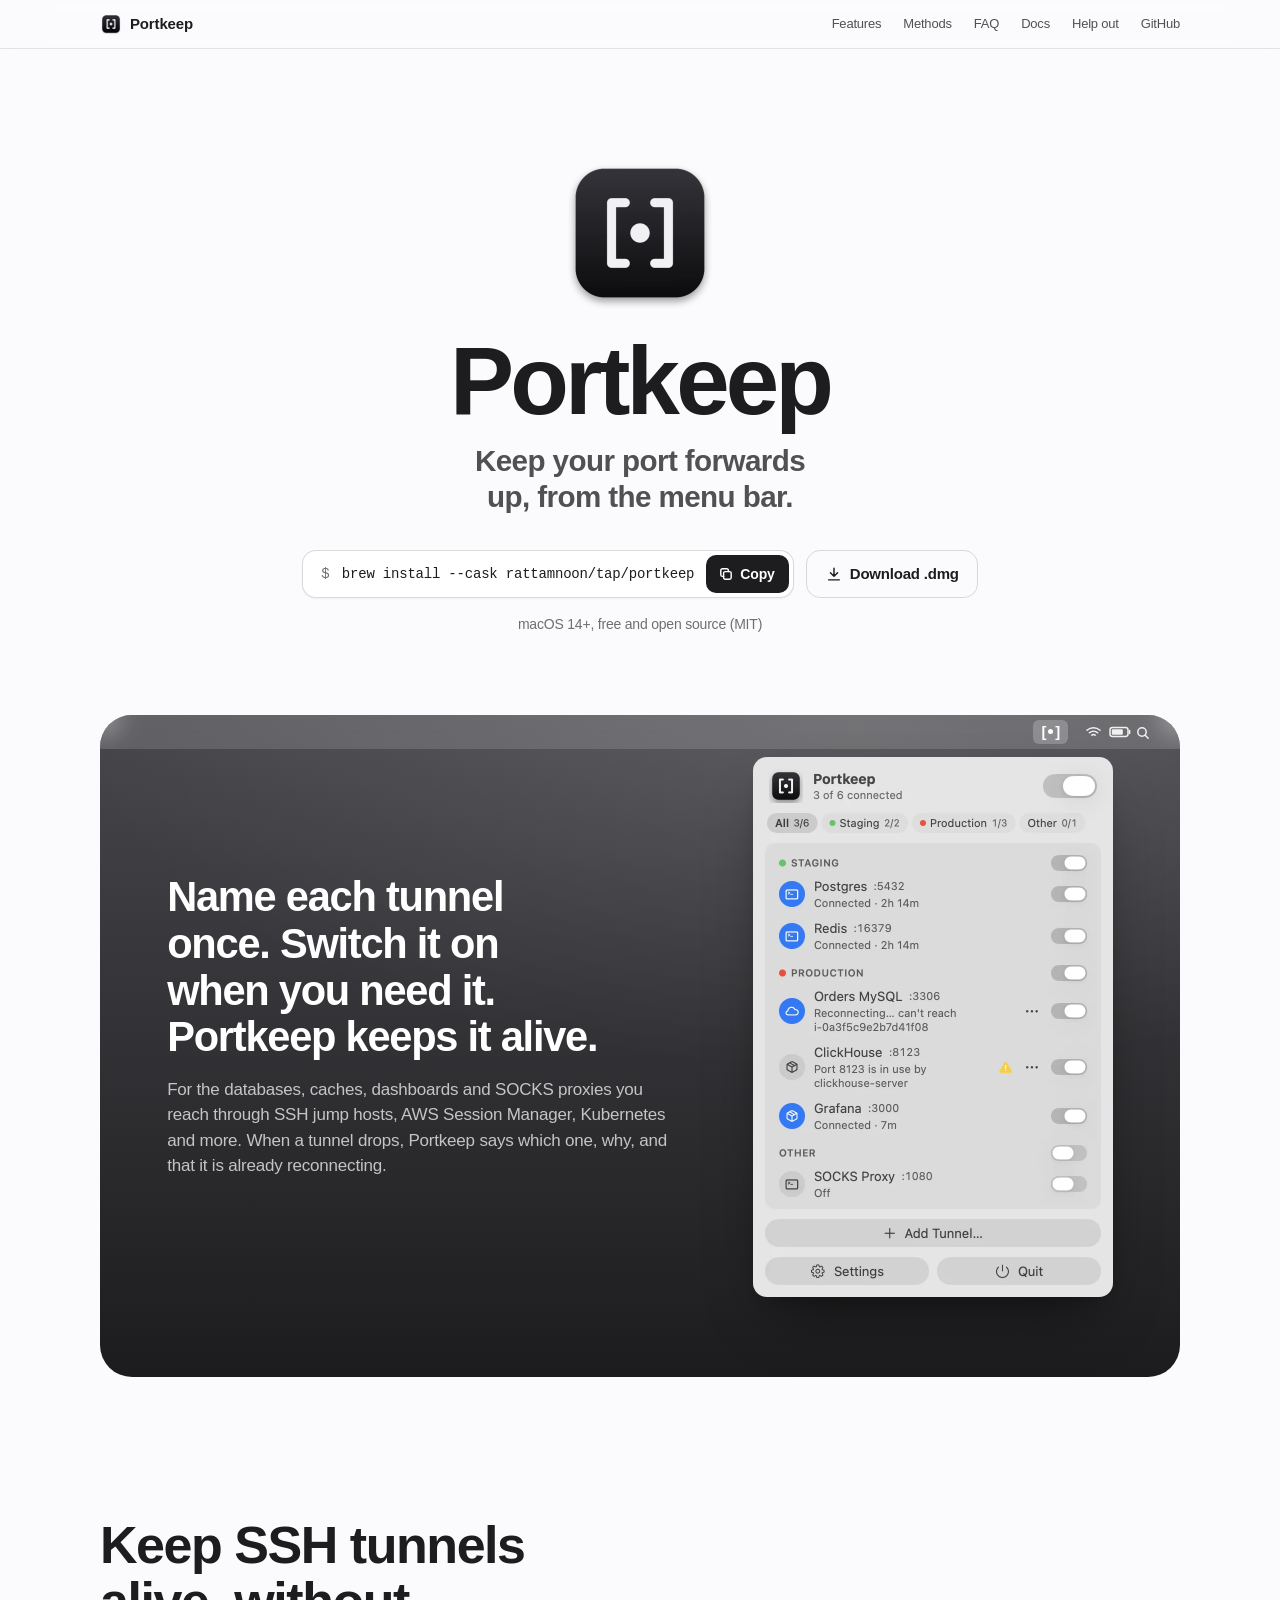
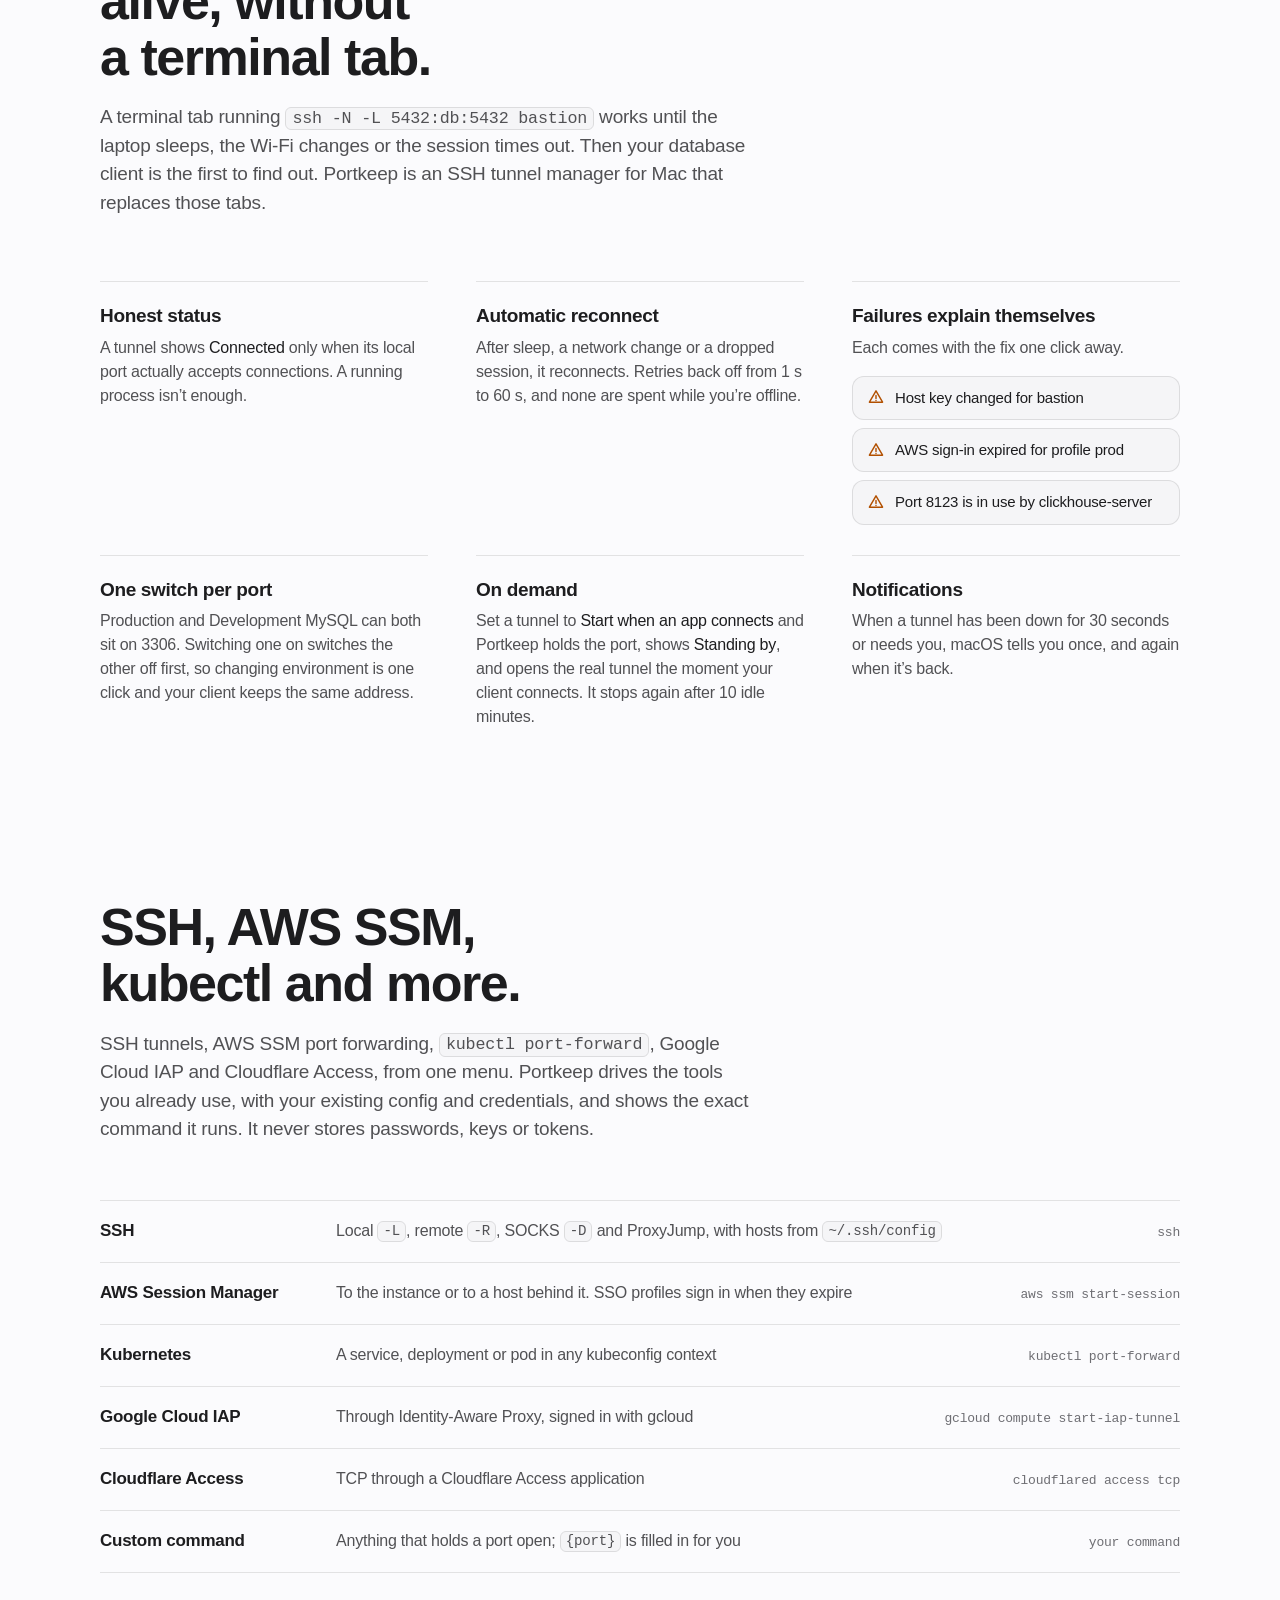
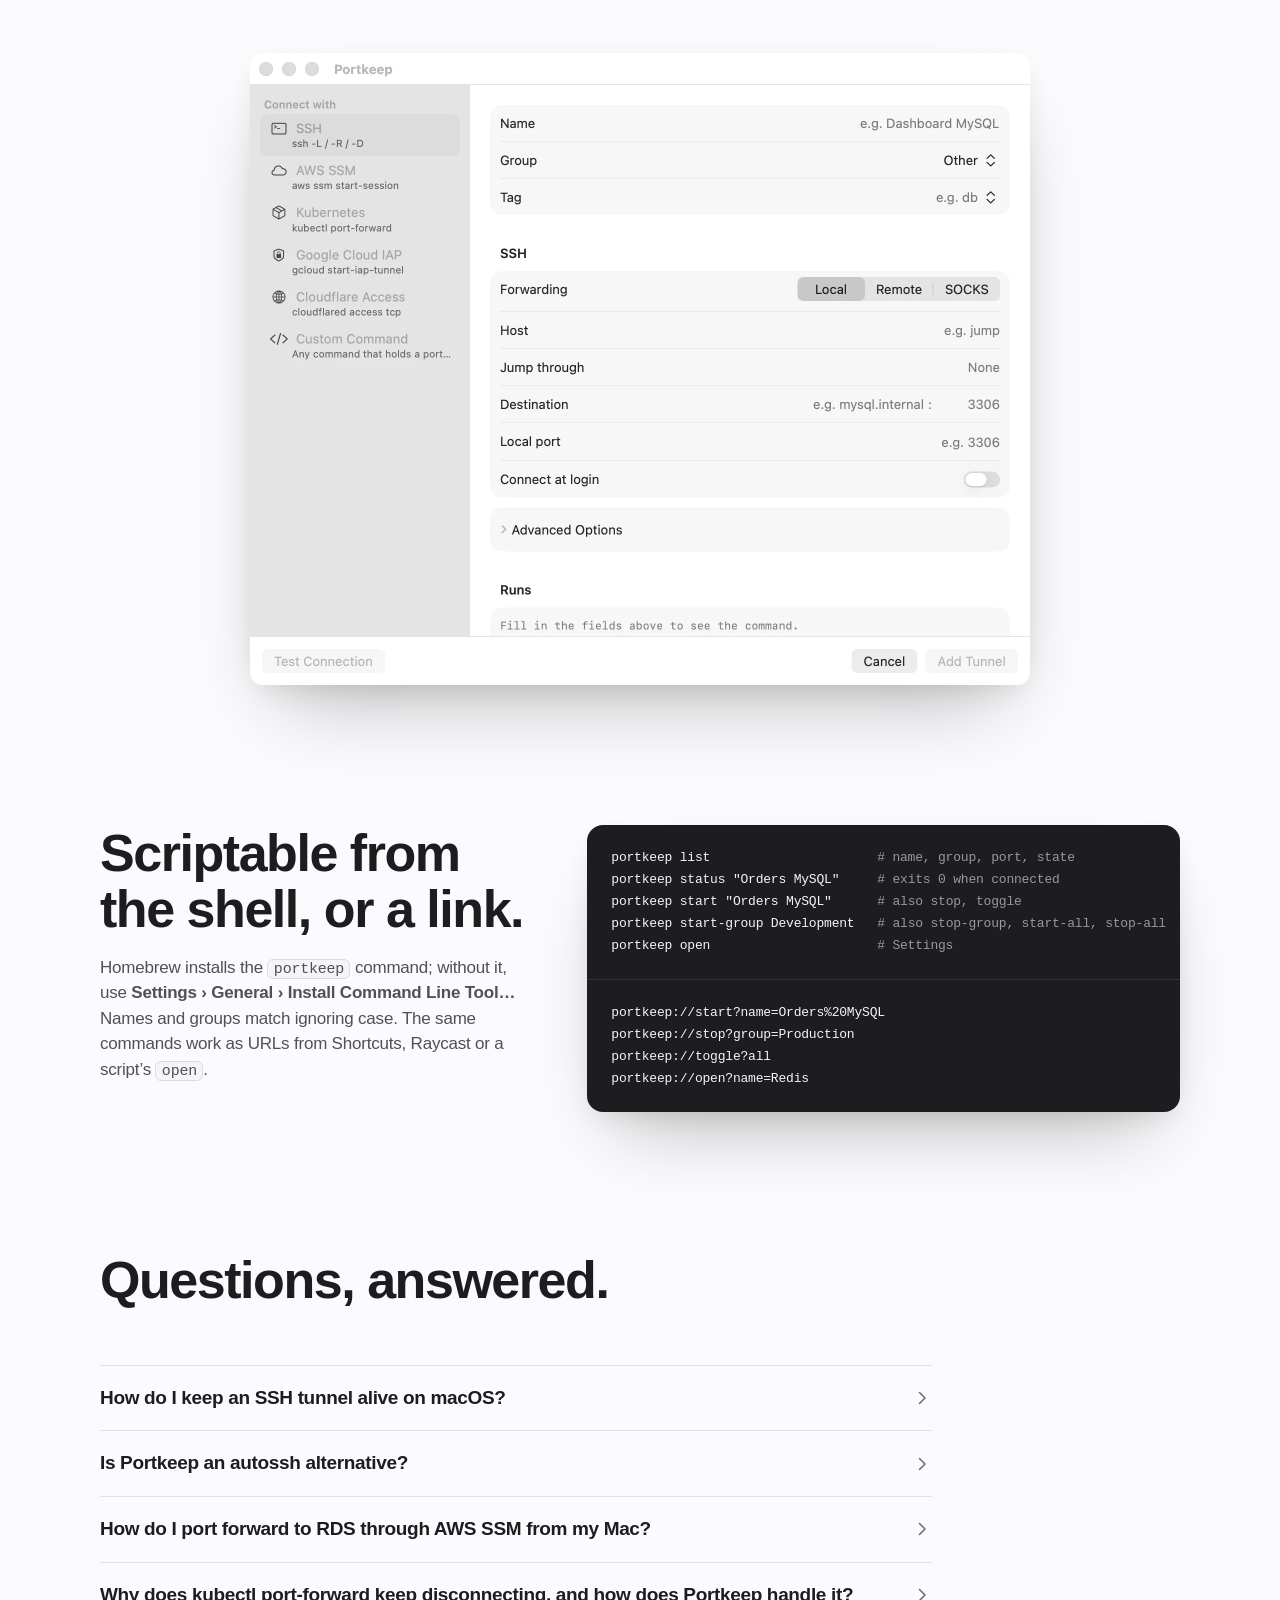
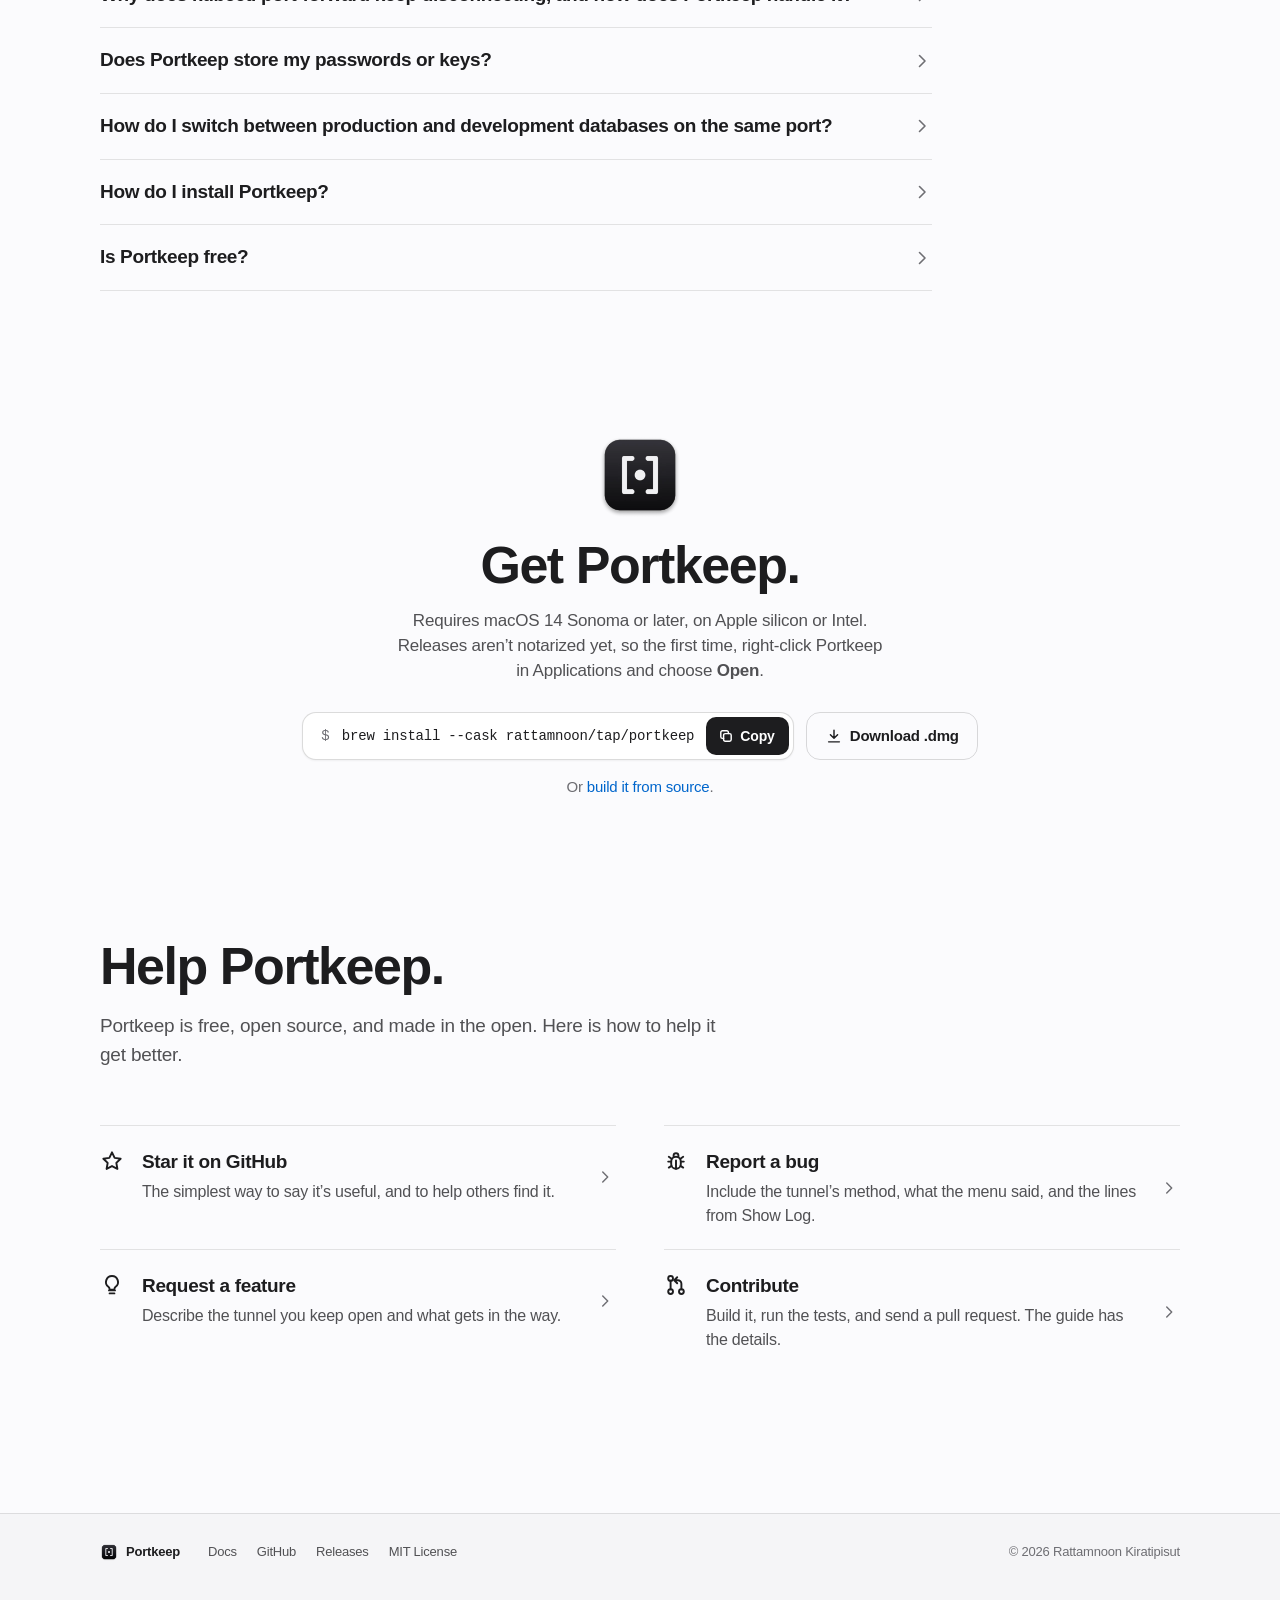
<file: site/index.html>
<!doctype html>
<html lang="en">
<head>
<meta charset="utf-8">
<meta name="viewport" content="width=device-width, initial-scale=1">
<title>Portkeep — keep SSH, AWS SSM and kubectl port forwards up on macOS</title>
<meta name="description" content="Portkeep is a free, open-source SSH tunnel manager for the Mac menu bar. It keeps SSH, AWS SSM and kubectl port forwards up and says why one fails.">
<meta name="color-scheme" content="light dark">
<meta name="theme-color" content="#fbfbfd" media="(prefers-color-scheme: light)">
<meta name="theme-color" content="#000000" media="(prefers-color-scheme: dark)">
<link rel="canonical" href="https://portkeep.rattamnoon.com/">
<link rel="icon" type="image/png" href="assets/favicon.png">
<link rel="apple-touch-icon" href="assets/apple-touch-icon.png">
<meta property="og:type" content="website">
<meta property="og:site_name" content="Portkeep">
<meta property="og:title" content="Portkeep — keep your port forwards up, from the menu bar">
<meta property="og:description" content="Portkeep is a free, open-source SSH tunnel manager for the Mac menu bar. It keeps SSH, AWS SSM and kubectl port forwards up and says why one fails.">
<meta property="og:url" content="https://portkeep.rattamnoon.com/">
<meta property="og:image" content="https://portkeep.rattamnoon.com/assets/og.png">
<meta property="og:image:width" content="1200">
<meta property="og:image:height" content="630">
<meta property="og:image:alt" content="The Portkeep icon, a white bracket-and-dot mark on a graphite square, beside the name and tagline">
<meta property="og:locale" content="en_US">
<meta name="twitter:card" content="summary_large_image">
<meta name="twitter:title" content="Portkeep — keep your port forwards up, from the menu bar">
<meta name="twitter:description" content="Portkeep is a free, open-source SSH tunnel manager for the Mac menu bar. It keeps SSH, AWS SSM and kubectl port forwards up and says why one fails.">
<meta name="twitter:image" content="https://portkeep.rattamnoon.com/assets/og.png">
<meta name="twitter:image:alt" content="The Portkeep icon beside the name and tagline">
<meta name="author" content="Rattamnoon Kiratipisut">
<link rel="preload" href="assets/icon.webp" as="image" type="image/webp">
<link rel="stylesheet" href="assets/style.css">
<script type="application/ld+json">
{
 "@context": "https://schema.org",
 "@graph": [
  {
   "@type": "SoftwareApplication",
   "@id": "https://portkeep.rattamnoon.com/#app",
   "name": "Portkeep",
   "description": "A macOS menu bar app that keeps SSH, AWS Session Manager, kubectl, Google Cloud IAP, Cloudflare Access and custom port forwards up, reconnects them on its own, and explains why one fails.",
   "url": "https://portkeep.rattamnoon.com/",
   "image": "https://portkeep.rattamnoon.com/assets/og.png",
   "operatingSystem": "macOS 14+",
   "applicationCategory": "DeveloperApplication",
   "softwareVersion": "0.3.0",
   "offers": {
    "@type": "Offer",
    "price": "0",
    "priceCurrency": "USD"
   },
   "license": "https://opensource.org/licenses/MIT",
   "downloadUrl": "https://github.com/rattamnoon/portkeep/releases/latest",
   "installUrl": "https://github.com/rattamnoon/portkeep#install",
   "author": {
    "@type": "Person",
    "name": "Rattamnoon Kiratipisut",
    "url": "https://github.com/rattamnoon"
   },
   "sameAs": [
    "https://github.com/rattamnoon/portkeep"
   ],
   "isAccessibleForFree": true
  },
  {
   "@type": "SoftwareSourceCode",
   "@id": "https://portkeep.rattamnoon.com/#code",
   "name": "Portkeep",
   "codeRepository": "https://github.com/rattamnoon/portkeep",
   "programmingLanguage": "Swift",
   "license": "https://opensource.org/licenses/MIT",
   "targetProduct": {
    "@id": "https://portkeep.rattamnoon.com/#app"
   }
  },
  {
   "@type": "FAQPage",
   "@id": "https://portkeep.rattamnoon.com/#faq",
   "mainEntity": [
    {
     "@type": "Question",
     "name": "How do I keep an SSH tunnel alive on macOS?",
     "acceptedAnswer": {
      "@type": "Answer",
      "text": "Add it to Portkeep and switch it on. Portkeep restarts the tunnel after sleep, a network change or a dropped session, backing off from 1 s to 60 s between tries and spending none while you’re offline. It shows Connected only when the local port actually accepts connections, and tunnels that were on when it quit come back at the next launch."
     }
    },
    {
     "@type": "Question",
     "name": "Is Portkeep an autossh alternative?",
     "acceptedAnswer": {
      "@type": "Answer",
      "text": "Yes, for keeping port forwards up. Like autossh it restarts ssh when the connection drops, and it adds a menu bar switch and live status per tunnel, a check that the local port is free before starting, and a plain-language reason when a tunnel fails. It also drives AWS SSM, kubectl, Google Cloud IAP, Cloudflare Access and custom commands, not only SSH."
     }
    },
    {
     "@type": "Question",
     "name": "How do I port forward to RDS through AWS SSM from my Mac?",
     "acceptedAnswer": {
      "@type": "Answer",
      "text": "Add a tunnel with the AWS Session Manager method, pick your AWS profile, enter the ID of an instance that can reach the database, and set the RDS endpoint and port as the remote host and port. Portkeep runs aws ssm start-session for you and keeps it up. You need the AWS CLI and session-manager-plugin; SSO profiles sign in again when they expire."
     }
    },
    {
     "@type": "Question",
     "name": "Why does kubectl port-forward keep disconnecting, and how does Portkeep handle it?",
     "acceptedAnswer": {
      "@type": "Answer",
      "text": "kubectl port-forward exits when its connection to the pod breaks, for example when the pod restarts, the laptop sleeps or the network changes, and it does not restart on its own. Portkeep notices, says so in the menu, and runs it again with the same service, deployment or pod and kubeconfig context, backing off between tries."
     }
    },
    {
     "@type": "Question",
     "name": "Does Portkeep store my passwords or keys?",
     "acceptedAnswer": {
      "@type": "Answer",
      "text": "No. Portkeep never stores passwords, keys or tokens. It runs the tools you already use with your existing ~/.ssh/config, AWS profiles and kubeconfig, so authentication must already work without typing; add passphrase keys with ssh-add --apple-use-keychain."
     }
    },
    {
     "@type": "Question",
     "name": "How do I switch between production and development databases on the same port?",
     "acceptedAnswer": {
      "@type": "Answer",
      "text": "Give both tunnels the same local port, such as 3306. Switching one on switches the other off first, so changing environment is one click and your database client keeps the same address."
     }
    },
    {
     "@type": "Question",
     "name": "How do I install Portkeep?",
     "acceptedAnswer": {
      "@type": "Answer",
      "text": "Run brew install --cask rattamnoon/tap/portkeep, or download the .dmg from GitHub Releases and drag Portkeep to Applications. It needs macOS 14 Sonoma or later, on Apple silicon or Intel. Releases aren’t notarized yet, so the first time, right-click Portkeep in Applications and choose Open."
     }
    },
    {
     "@type": "Question",
     "name": "Is Portkeep free?",
     "acceptedAnswer": {
      "@type": "Answer",
      "text": "Yes. Portkeep is free and open source under the MIT License, and the code is on GitHub."
     }
    }
   ]
  }
 ]
}
</script>
</head>
<body>
<svg width="0" height="0" class="sprite" aria-hidden="true" focusable="false">
  <symbol id="i-copy" viewBox="0 0 20 20"><rect x="7" y="7" width="9.5" height="9.5" rx="2"/><path d="M13 7V5.5A2 2 0 0 0 11 3.5H5.5a2 2 0 0 0-2 2V11a2 2 0 0 0 2 2H7"/></symbol>
  <symbol id="i-check" viewBox="0 0 20 20"><path d="M4.5 10.5l3.5 3.5 7.5-8"/></symbol>
  <symbol id="i-down" viewBox="0 0 20 20"><path d="M10 3.5v9M6 8.5l4 4 4-4M4 16.5h12"/></symbol>
  <symbol id="i-arrow" viewBox="0 0 20 20"><path d="M7.5 4.5L13 10l-5.5 5.5"/></symbol>
  <symbol id="i-star" viewBox="0 0 20 20"><path d="M10 2.8l2.2 4.6 5 .7-3.6 3.5.9 5-4.5-2.4-4.5 2.4.9-5L2.8 8.1l5-.7z"/></symbol>
  <symbol id="i-bug" viewBox="0 0 20 20"><rect x="6" y="6.5" width="8" height="10" rx="4"/><path d="M8 6.5V5.5a2 2 0 0 1 4 0v1M10 9.5v7M3.5 10.5H6M14 10.5h2.5M4 6.5l2.3 1.6M16 6.5l-2.3 1.6M4 15.5l2.3-1.4M16 15.5l-2.3-1.4"/></symbol>
  <symbol id="i-idea" viewBox="0 0 20 20"><path d="M7.5 14.5h5M8 17h4M10 2.5a5 5 0 0 0-3 9c.6.5 1 1.2 1 2v.5h4V13.5c0-.8.4-1.5 1-2a5 5 0 0 0-3-9z"/></symbol>
  <symbol id="i-merge" viewBox="0 0 20 20"><circle cx="5.5" cy="4.5" r="2"/><circle cx="5.5" cy="15.5" r="2"/><circle cx="14.5" cy="15.5" r="2"/><path d="M5.5 6.5v7M14.5 13.5V9a3 3 0 0 0-3-3H9M11 3.5L8.5 6 11 8.5"/></symbol>
  <symbol id="i-warn" viewBox="0 0 20 20"><path d="M10 3.2l7.3 12.6H2.7z"/><path d="M10 8.2v3.6M10 13.9v.1"/></symbol>
</svg>

<header class="bar">
  <nav class="bar-inner" aria-label="Site">
    <a class="bar-brand" href="./" aria-label="Portkeep home"><img src="assets/favicon.png" width="22" height="22" alt=""> Portkeep</a>
    <div class="bar-links">
      <a href="#why">Features</a>
      <a href="#methods">Methods</a>
      <a href="#faq">FAQ</a>
      <a href="docs/">Docs</a>
      <a href="#help">Help out</a>
      <a href="https://github.com/rattamnoon/portkeep">GitHub</a>
    </div>
  </nav>
</header>

<main>
  <section class="hero" aria-labelledby="hero-title">
    <img class="hero-icon" src="assets/icon.webp" width="160" height="160" alt="Portkeep app icon: a white bracket-and-dot mark on a graphite square" fetchpriority="high">
    <h1 id="hero-title">Portkeep</h1>
    <p class="hero-tagline">Keep your port forwards up, from the menu bar.</p>

    <div class="install">
      <div class="brew" role="group" aria-label="Install with Homebrew">
        <code id="brew-cmd"><span class="prompt" aria-hidden="true">$</span> brew install --cask rattamnoon/tap/portkeep</code>
        <button class="copy" type="button" data-copy="brew install --cask rattamnoon/tap/portkeep" aria-label="Copy the Homebrew command">
          <svg class="ico ico-copy" aria-hidden="true"><use href="#i-copy"/></svg>
          <svg class="ico ico-done" aria-hidden="true"><use href="#i-check"/></svg>
          <span class="copy-label">Copy</span>
        </button>
      </div>
      <a class="dmg" href="https://github.com/rattamnoon/portkeep/releases/latest">
        <svg class="ico" aria-hidden="true"><use href="#i-down"/></svg>
        Download .dmg
      </a>
    </div>
    <p class="hero-note">macOS 14+, free and open source (MIT)</p>
    <p class="sr-only" aria-live="polite" id="copy-status"></p>
  </section>

  <section class="stage" aria-labelledby="stage-title">
    <div class="desk">
      <div class="menubar" aria-hidden="true">
        <span class="menubar-glyph"><span>[</span><i></i><span>]</span></span>
        <svg class="menubar-sys" viewBox="0 0 66 14"><path d="M1 5.2a9.6 9.6 0 0 1 13 0M3.4 7.7a6.2 6.2 0 0 1 8.2 0M5.8 10.1a2.8 2.8 0 0 1 3.4 0"/><rect x="24" y="2.5" width="18" height="9" rx="2.4"/><rect x="25.8" y="4.3" width="11" height="5.4" rx="1" class="fill"/><path d="M43.6 5.6v2.8"/><circle cx="56" cy="7" r="4.2"/><path d="M59.2 10.2l3 3"/></svg>
      </div>
      <div class="desk-body">
        <div class="desk-copy">
          <h2 class="desk-lead" id="stage-title">Name each tunnel once. Switch it on when you need it. Portkeep keeps it alive.</h2>
          <p class="desk-text">For the databases, caches, dashboards and SOCKS proxies you reach through SSH jump hosts, AWS Session Manager, Kubernetes and more. When a tunnel drops, Portkeep says which one, why, and that it is already reconnecting.</p>
        </div>
        <picture class="menu-shot">
          <source srcset="assets/menu-en-dark.webp" media="(prefers-color-scheme: dark)">
          <img src="assets/menu-en-light.webp" width="360" height="540" alt="The Portkeep menu: tunnels grouped under Staging, Production and Other, each with its local port, status and a switch. Orders MySQL reads “Reconnecting… can't reach” its instance, and ClickHouse warns that port 8123 is in use by clickhouse-server.">
        </picture>
      </div>
    </div>
  </section>

  <section class="why" id="why" aria-labelledby="why-title">
    <div class="wrap">
      <h2 id="why-title">Keep SSH tunnels alive, without a terminal tab.</h2>
      <p class="section-lede">A terminal tab running <code>ssh -N -L 5432:db:5432 bastion</code> works until the laptop sleeps, the Wi-Fi changes or the session times out. Then your database client is the first to find out. Portkeep is an SSH tunnel manager for Mac that replaces those tabs.</p>

      <dl class="points">
        <div class="point">
          <dt>Honest status</dt>
          <dd>A tunnel shows <em>Connected</em> only when its local port actually accepts connections. A running process isn’t enough.</dd>
        </div>
        <div class="point">
          <dt>Automatic reconnect</dt>
          <dd>After sleep, a network change or a dropped session, it reconnects. Retries back off from 1&nbsp;s to 60&nbsp;s, and none are spent while you’re offline.</dd>
        </div>
        <div class="point">
          <dt>Failures explain themselves</dt>
          <dd>
            Each comes with the fix one click away.
            <ul class="failures" aria-label="Example failure messages">
              <li><svg class="ico" aria-hidden="true"><use href="#i-warn"/></svg>Host key changed for bastion</li>
              <li><svg class="ico" aria-hidden="true"><use href="#i-warn"/></svg>AWS sign-in expired for profile prod</li>
              <li><svg class="ico" aria-hidden="true"><use href="#i-warn"/></svg>Port 8123 is in use by clickhouse-server</li>
            </ul>
          </dd>
        </div>
        <div class="point">
          <dt>One switch per port</dt>
          <dd>Production and Development MySQL can both sit on 3306. Switching one on switches the other off first, so changing environment is one click and your client keeps the same address.</dd>
        </div>
        <div class="point">
          <dt>On demand</dt>
          <dd>Set a tunnel to <em>Start when an app connects</em> and Portkeep holds the port, shows <em>Standing by</em>, and opens the real tunnel the moment your client connects. It stops again after 10 idle minutes.</dd>
        </div>
        <div class="point">
          <dt>Notifications</dt>
          <dd>When a tunnel has been down for 30 seconds or needs you, macOS tells you once, and again when it’s back.</dd>
        </div>
      </dl>
    </div>
  </section>

  <section class="methods" id="methods" aria-labelledby="methods-title">
    <div class="wrap">
      <h2 id="methods-title">SSH, AWS SSM, kubectl and more.</h2>
      <p class="section-lede">SSH tunnels, AWS SSM port forwarding, <code>kubectl port-forward</code>, Google Cloud IAP and Cloudflare Access, from one menu. Portkeep drives the tools you already use, with your existing config and credentials, and shows the exact command it runs. It never stores passwords, keys or tokens.</p>

      <ul class="method-list">
        <li><span class="m-name">SSH</span><span class="m-detail">Local <code>-L</code>, remote <code>-R</code>, SOCKS <code>-D</code> and ProxyJump, with hosts from <code>~/.ssh/config</code></span><code class="m-cmd">ssh</code></li>
        <li><span class="m-name">AWS Session Manager</span><span class="m-detail">To the instance or to a host behind it. SSO profiles sign in when they expire</span><code class="m-cmd">aws ssm start-session</code></li>
        <li><span class="m-name">Kubernetes</span><span class="m-detail">A service, deployment or pod in any kubeconfig context</span><code class="m-cmd">kubectl port-forward</code></li>
        <li><span class="m-name">Google Cloud IAP</span><span class="m-detail">Through Identity-Aware Proxy, signed in with gcloud</span><code class="m-cmd">gcloud compute start-iap-tunnel</code></li>
        <li><span class="m-name">Cloudflare Access</span><span class="m-detail">TCP through a Cloudflare Access application</span><code class="m-cmd">cloudflared access tcp</code></li>
        <li><span class="m-name">Custom command</span><span class="m-detail">Anything that holds a port open; <code>{port}</code> is filled in for you</span><code class="m-cmd">your command</code></li>
      </ul>

      <figure class="window-shot">
        <img src="assets/add-en-light.webp" width="780" height="632" loading="lazy" alt="The Add Tunnel window: the connection methods in a sidebar, and the SSH form with name, group, tag, forwarding type, host, jump host, destination and local port.">
      </figure>
    </div>
  </section>

  <section class="cli" id="cli" aria-labelledby="cli-title">
    <div class="wrap cli-grid">
      <div>
        <h2 id="cli-title">Scriptable from the shell, or a link.</h2>
        <p class="section-lede">Homebrew installs the <code>portkeep</code> command; without it, use <strong>Settings › General › Install Command Line Tool…</strong> Names and groups match ignoring case. The same commands work as URLs from Shortcuts, Raycast or a script’s <code>open</code>.</p>
      </div>
      <div class="terminal">
<pre><code><span class="c-cmd">portkeep list</span>                      <span class="c-note"># name, group, port, state</span>
<span class="c-cmd">portkeep status "Orders MySQL"</span>     <span class="c-note"># exits 0 when connected</span>
<span class="c-cmd">portkeep start "Orders MySQL"</span>      <span class="c-note"># also stop, toggle</span>
<span class="c-cmd">portkeep start-group Development</span>   <span class="c-note"># also stop-group, start-all, stop-all</span>
<span class="c-cmd">portkeep open</span>                      <span class="c-note"># Settings</span></code></pre>
<pre class="urls"><code>portkeep://start?name=Orders%20MySQL
portkeep://stop?group=Production
portkeep://toggle?all
portkeep://open?name=Redis</code></pre>
      </div>
    </div>
  </section>

  <section class="faq" id="faq" aria-labelledby="faq-title">
    <div class="wrap">
      <h2 id="faq-title">Questions, answered.</h2>
      <div class="qa-list">
        <details class="qa">
          <summary><h3>How do I keep an SSH tunnel alive on macOS?</h3><svg class="ico qa-chev" aria-hidden="true"><use href="#i-arrow"/></svg></summary>
          <p>Add it to Portkeep and switch it on. Portkeep restarts the tunnel after sleep, a network change or a dropped session, backing off from 1 s to 60 s between tries and spending none while you’re offline. It shows <em>Connected</em> only when the local port actually accepts connections, and tunnels that were on when it quit come back at the next launch.</p>
        </details>
        <details class="qa">
          <summary><h3>Is Portkeep an autossh alternative?</h3><svg class="ico qa-chev" aria-hidden="true"><use href="#i-arrow"/></svg></summary>
          <p>Yes, for keeping port forwards up. Like autossh it restarts <code>ssh</code> when the connection drops, and it adds a menu bar switch and live status per tunnel, a check that the local port is free before starting, and a plain-language reason when a tunnel fails. It also drives AWS SSM, kubectl, Google Cloud IAP, Cloudflare Access and custom commands, not only SSH.</p>
        </details>
        <details class="qa">
          <summary><h3>How do I port forward to RDS through AWS SSM from my Mac?</h3><svg class="ico qa-chev" aria-hidden="true"><use href="#i-arrow"/></svg></summary>
          <p>Add a tunnel with the AWS Session Manager method, pick your AWS profile, enter the ID of an instance that can reach the database, and set the RDS endpoint and port as the remote host and port. Portkeep runs <code>aws ssm start-session</code> for you and keeps it up. You need the AWS CLI and <code>session-manager-plugin</code>; SSO profiles sign in again when they expire.</p>
        </details>
        <details class="qa">
          <summary><h3>Why does kubectl port-forward keep disconnecting, and how does Portkeep handle it?</h3><svg class="ico qa-chev" aria-hidden="true"><use href="#i-arrow"/></svg></summary>
          <p><code>kubectl port-forward</code> exits when its connection to the pod breaks, for example when the pod restarts, the laptop sleeps or the network changes, and it does not restart on its own. Portkeep notices, says so in the menu, and runs it again with the same service, deployment or pod and kubeconfig context, backing off between tries.</p>
        </details>
        <details class="qa">
          <summary><h3>Does Portkeep store my passwords or keys?</h3><svg class="ico qa-chev" aria-hidden="true"><use href="#i-arrow"/></svg></summary>
          <p>No. Portkeep never stores passwords, keys or tokens. It runs the tools you already use with your existing <code>~/.ssh/config</code>, AWS profiles and kubeconfig, so authentication must already work without typing; add passphrase keys with <code>ssh-add --apple-use-keychain</code>.</p>
        </details>
        <details class="qa">
          <summary><h3>How do I switch between production and development databases on the same port?</h3><svg class="ico qa-chev" aria-hidden="true"><use href="#i-arrow"/></svg></summary>
          <p>Give both tunnels the same local port, such as 3306. Switching one on switches the other off first, so changing environment is one click and your database client keeps the same address.</p>
        </details>
        <details class="qa">
          <summary><h3>How do I install Portkeep?</h3><svg class="ico qa-chev" aria-hidden="true"><use href="#i-arrow"/></svg></summary>
          <p>Run <code>brew install --cask rattamnoon/tap/portkeep</code>, or download the .dmg from GitHub Releases and drag Portkeep to Applications. It needs macOS 14 Sonoma or later, on Apple silicon or Intel. Releases aren’t notarized yet, so the first time, right-click Portkeep in Applications and choose Open.</p>
        </details>
        <details class="qa">
          <summary><h3>Is Portkeep free?</h3><svg class="ico qa-chev" aria-hidden="true"><use href="#i-arrow"/></svg></summary>
          <p>Yes. Portkeep is free and open source under the MIT License, and the code is on GitHub.</p>
        </details>
      </div>
    </div>
  </section>

  <section class="get" aria-labelledby="get-title">
    <div class="wrap get-inner">
      <img src="assets/icon.webp" width="88" height="88" alt="" loading="lazy">
      <h2 id="get-title">Get Portkeep.</h2>
      <p>Requires macOS 14 Sonoma or later, on Apple silicon or Intel. Releases aren’t notarized yet, so the first time, right-click Portkeep in Applications and choose <strong>Open</strong>.</p>
      <div class="install">
        <div class="brew" role="group" aria-label="Install with Homebrew">
          <code><span class="prompt" aria-hidden="true">$</span> brew install --cask rattamnoon/tap/portkeep</code>
          <button class="copy" type="button" data-copy="brew install --cask rattamnoon/tap/portkeep" aria-label="Copy the Homebrew command">
            <svg class="ico ico-copy" aria-hidden="true"><use href="#i-copy"/></svg>
            <svg class="ico ico-done" aria-hidden="true"><use href="#i-check"/></svg>
            <span class="copy-label">Copy</span>
          </button>
        </div>
        <a class="dmg" href="https://github.com/rattamnoon/portkeep/releases/latest">
          <svg class="ico" aria-hidden="true"><use href="#i-down"/></svg>
          Download .dmg
        </a>
      </div>
      <p class="get-alt">Or <a href="https://github.com/rattamnoon/portkeep#install">build it from source</a>.</p>
    </div>
  </section>

  <section class="help" id="help" aria-labelledby="help-title">
    <div class="wrap">
      <h2 id="help-title">Help Portkeep.</h2>
      <p class="section-lede">Portkeep is free, open source, and made in the open. Here is how to help it get better.</p>
      <ul class="help-list">
        <li>
          <a href="https://github.com/rattamnoon/portkeep">
            <svg class="ico" aria-hidden="true"><use href="#i-star"/></svg>
            <span class="h-title">Star it on GitHub</span>
            <span class="h-text">The simplest way to say it’s useful, and to help others find it.</span>
            <svg class="ico h-go" aria-hidden="true"><use href="#i-arrow"/></svg>
          </a>
        </li>
        <li>
          <a href="https://github.com/rattamnoon/portkeep/issues/new?template=bug_report.yml">
            <svg class="ico" aria-hidden="true"><use href="#i-bug"/></svg>
            <span class="h-title">Report a bug</span>
            <span class="h-text">Include the tunnel’s method, what the menu said, and the lines from Show Log.</span>
            <svg class="ico h-go" aria-hidden="true"><use href="#i-arrow"/></svg>
          </a>
        </li>
        <li>
          <a href="https://github.com/rattamnoon/portkeep/issues/new?template=feature_request.yml">
            <svg class="ico" aria-hidden="true"><use href="#i-idea"/></svg>
            <span class="h-title">Request a feature</span>
            <span class="h-text">Describe the tunnel you keep open and what gets in the way.</span>
            <svg class="ico h-go" aria-hidden="true"><use href="#i-arrow"/></svg>
          </a>
        </li>
        <li>
          <a href="https://github.com/rattamnoon/portkeep/blob/main/CONTRIBUTING.md">
            <svg class="ico" aria-hidden="true"><use href="#i-merge"/></svg>
            <span class="h-title">Contribute</span>
            <span class="h-text">Build it, run the tests, and send a pull request. The guide has the details.</span>
            <svg class="ico h-go" aria-hidden="true"><use href="#i-arrow"/></svg>
          </a>
        </li>
        <!--
          Sponsor: intentionally not rendered. The owner hasn't chosen a sponsor
          platform yet (GitHub Sponsors, Open Collective, …). When one is chosen,
          add a fifth item here with the same markup, e.g.
          <li><a href="https://github.com/sponsors/rattamnoon">…<span class="h-title">Sponsor</span>…</a></li>
          and add a matching FUNDING.yml under .github/.
        -->
      </ul>
    </div>
  </section>
</main>

<footer class="foot">
  <div class="wrap foot-inner">
    <span class="foot-brand"><img src="assets/favicon.png" width="18" height="18" alt=""> Portkeep</span>
    <nav class="foot-links" aria-label="Footer">
      <a href="docs/">Docs</a>
      <a href="https://github.com/rattamnoon/portkeep">GitHub</a>
      <a href="https://github.com/rattamnoon/portkeep/releases">Releases</a>
      <a href="https://github.com/rattamnoon/portkeep/blob/main/LICENSE">MIT License</a>
    </nav>
    <p class="foot-copy">© 2026 Rattamnoon Kiratipisut</p>
  </div>
</footer>

<script>
  document.querySelectorAll('.copy').forEach(function (button) {
    var label = button.querySelector('.copy-label');
    var status = document.getElementById('copy-status');
    var timer;
    button.addEventListener('click', function () {
      if (!navigator.clipboard) return;
      navigator.clipboard.writeText(button.dataset.copy).then(function () {
        button.classList.add('is-done');
        label.textContent = 'Copied';
        status.textContent = 'Homebrew command copied';
        clearTimeout(timer);
        timer = setTimeout(function () {
          button.classList.remove('is-done');
          label.textContent = 'Copy';
          status.textContent = '';
        }, 2000);
      });
    });
  });
</script>
</body>
</html>
</file>
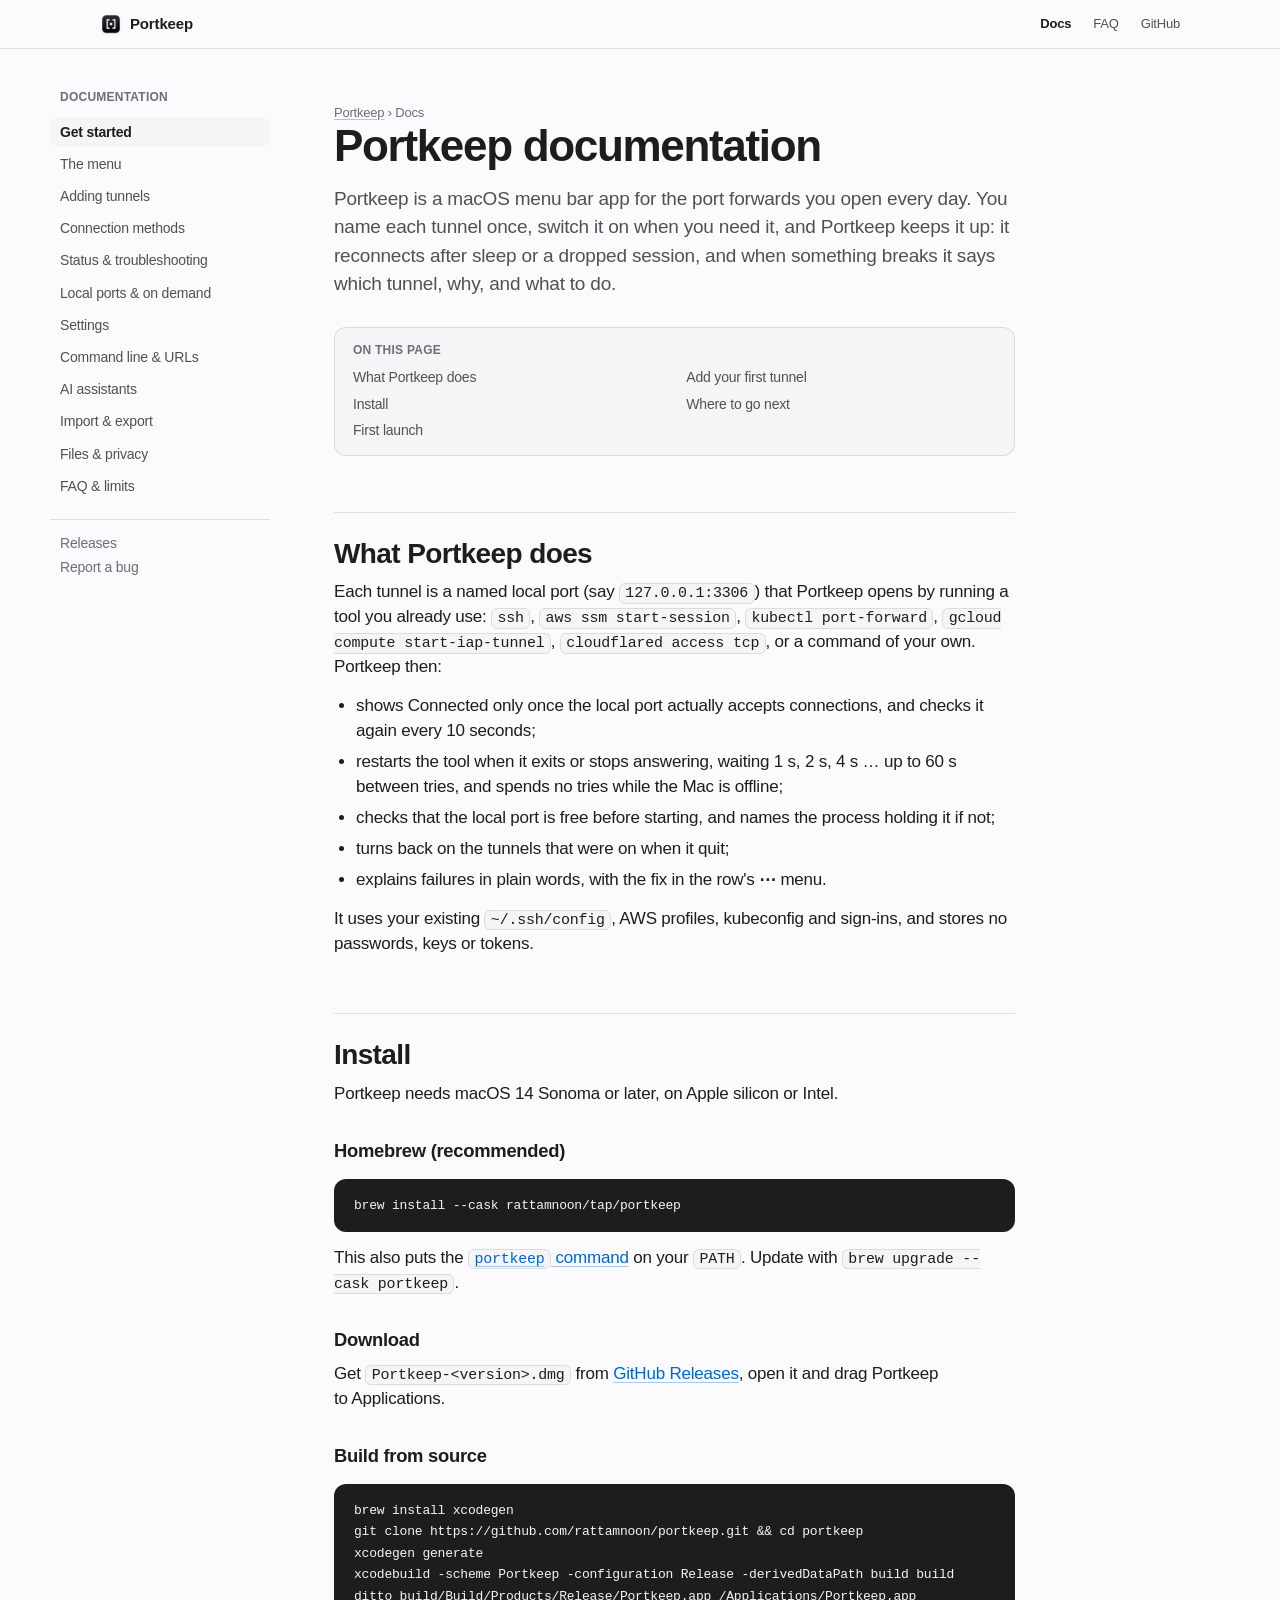
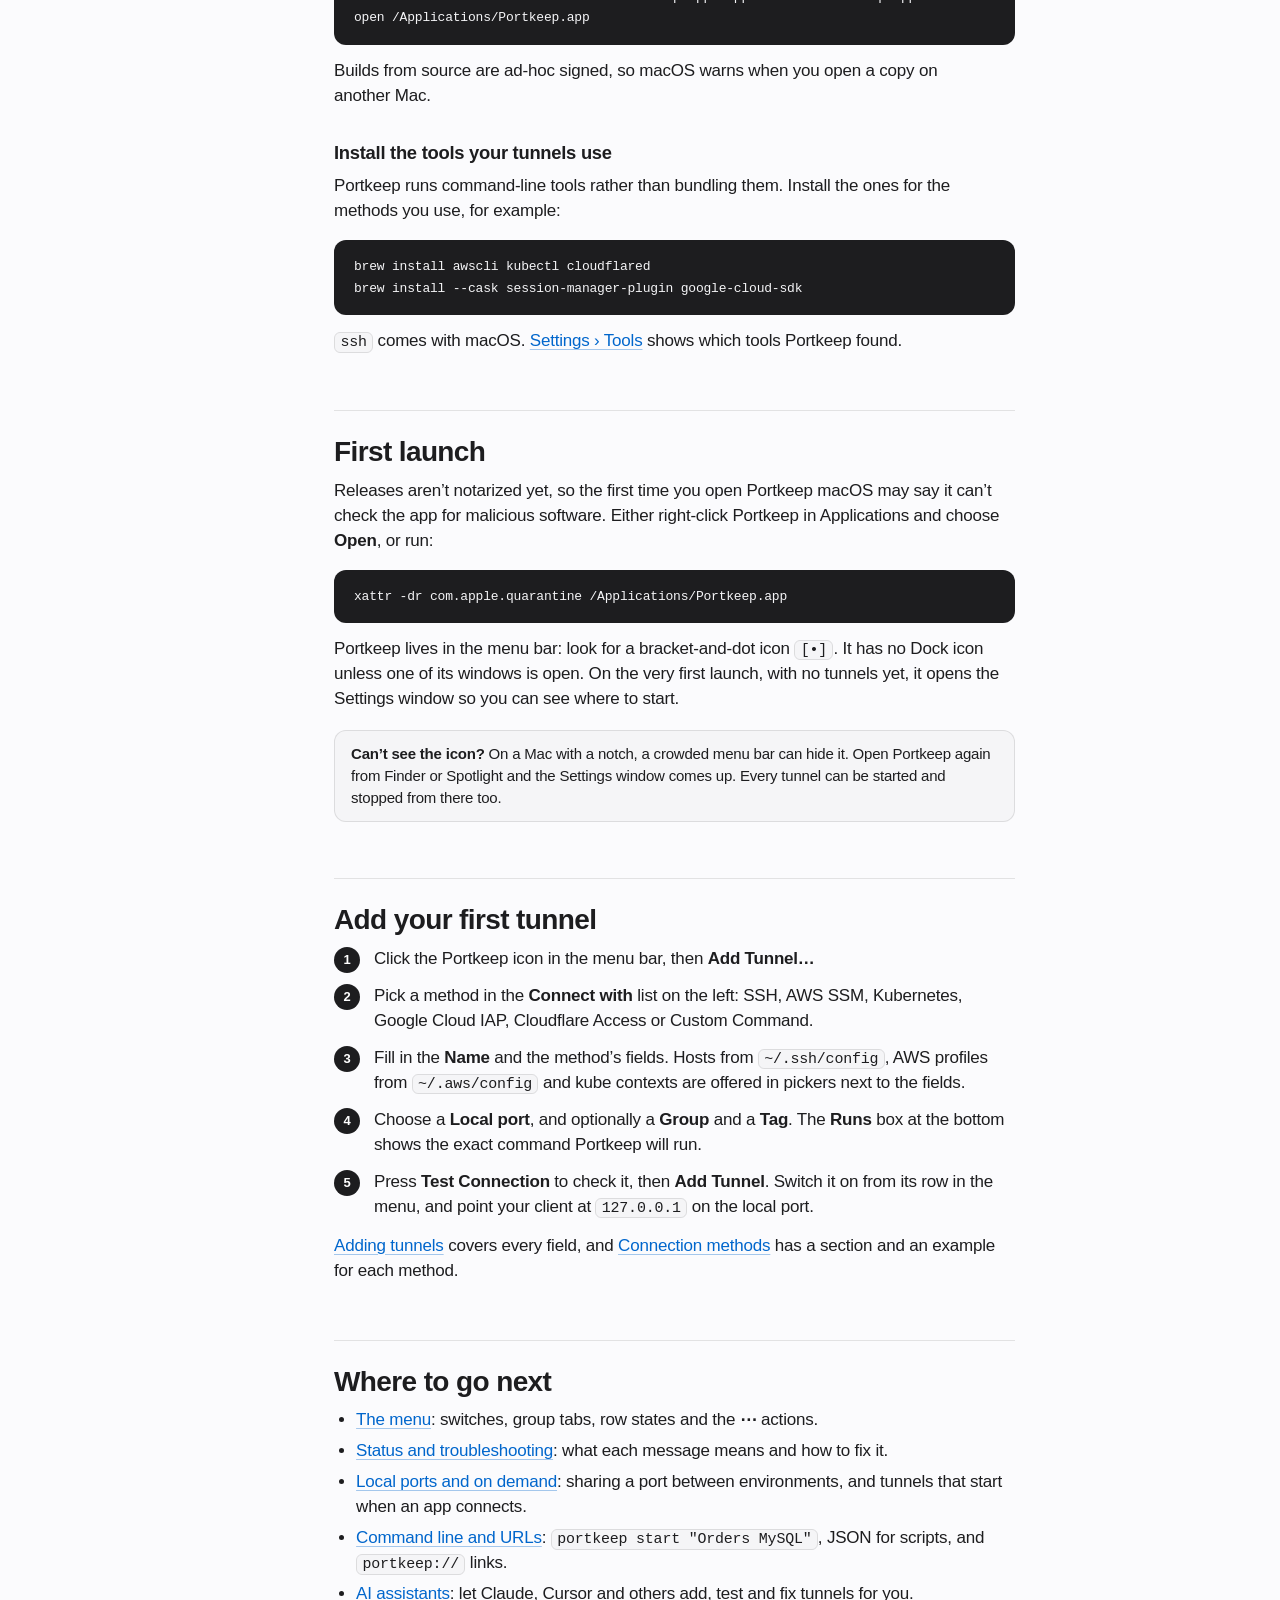
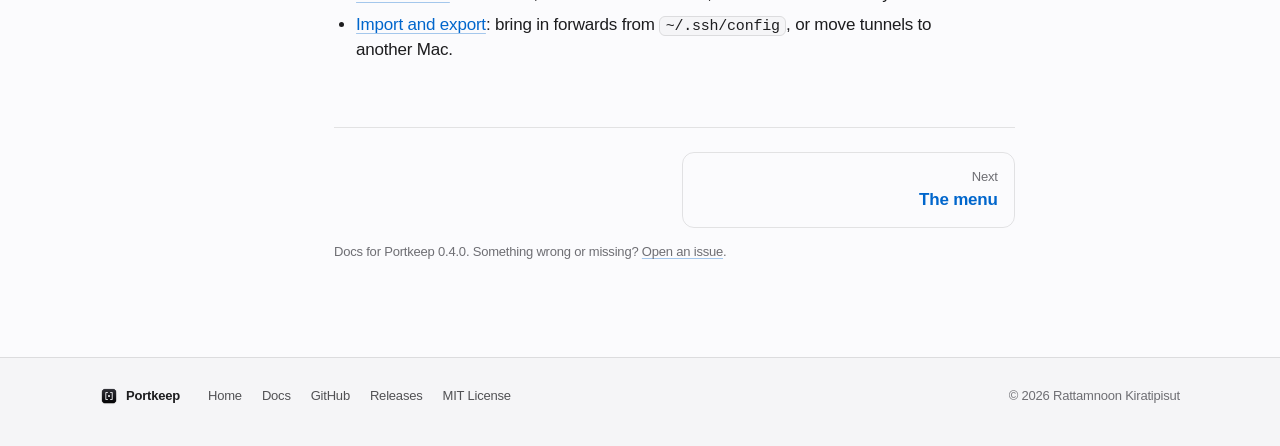
<file: site/docs/index.html>
<!doctype html>
<html lang="en">
<head>
<meta charset="utf-8">
<meta name="viewport" content="width=device-width, initial-scale=1">
<title>Get started — Portkeep docs</title>
<meta name="description" content="Install Portkeep, the macOS menu bar app that keeps port forwards up, open it the first time, and add your first tunnel in five steps.">
<meta name="color-scheme" content="light dark">
<meta name="theme-color" content="#fbfbfd" media="(prefers-color-scheme: light)">
<meta name="theme-color" content="#000000" media="(prefers-color-scheme: dark)">
<link rel="canonical" href="https://portkeep.rattamnoon.com/docs/">
<link rel="icon" type="image/png" href="../assets/favicon.png">
<link rel="apple-touch-icon" href="../assets/apple-touch-icon.png">
<meta property="og:type" content="article">
<meta property="og:site_name" content="Portkeep">
<meta property="og:title" content="Get started — Portkeep docs">
<meta property="og:description" content="Install Portkeep, the macOS menu bar app that keeps port forwards up, open it the first time, and add your first tunnel in five steps.">
<meta property="og:url" content="https://portkeep.rattamnoon.com/docs/">
<meta property="og:image" content="https://portkeep.rattamnoon.com/assets/og.png">
<meta property="og:image:width" content="1200">
<meta property="og:image:height" content="630">
<meta property="og:image:alt" content="The Portkeep icon beside the name and tagline">
<meta property="og:locale" content="en_US">
<meta name="twitter:card" content="summary_large_image">
<meta name="twitter:title" content="Get started — Portkeep docs">
<meta name="twitter:description" content="Install Portkeep, the macOS menu bar app that keeps port forwards up, open it the first time, and add your first tunnel in five steps.">
<meta name="twitter:image" content="https://portkeep.rattamnoon.com/assets/og.png">
<meta name="author" content="Rattamnoon Kiratipisut">
<link rel="stylesheet" href="../assets/style.css">
<link rel="stylesheet" href="../assets/docs.css">
<script type="application/ld+json">
{
 "@context": "https://schema.org",
 "@graph": [
  {
   "@type": "TechArticle",
   "@id": "https://portkeep.rattamnoon.com/docs/#article",
   "headline": "Portkeep docs: get started",
   "description": "Install Portkeep, the macOS menu bar app that keeps port forwards up, open it the first time, and add your first tunnel in five steps.",
   "url": "https://portkeep.rattamnoon.com/docs/",
   "mainEntityOfPage": "https://portkeep.rattamnoon.com/docs/",
   "inLanguage": "en",
   "image": "https://portkeep.rattamnoon.com/assets/og.png",
   "dateModified": "2026-10-17",
   "author": {
    "@type": "Person",
    "name": "Rattamnoon Kiratipisut",
    "url": "https://github.com/rattamnoon"
   },
   "about": {
    "@id": "https://portkeep.rattamnoon.com/#app"
   },
   "isPartOf": {
    "@type": "WebSite",
    "name": "Portkeep",
    "url": "https://portkeep.rattamnoon.com/"
   }
  },
  {
   "@type": "BreadcrumbList",
   "itemListElement": [
    {
     "@type": "ListItem",
     "position": 1,
     "name": "Portkeep",
     "item": "https://portkeep.rattamnoon.com/"
    },
    {
     "@type": "ListItem",
     "position": 2,
     "name": "Docs",
     "item": "https://portkeep.rattamnoon.com/docs/"
    }
   ]
  },
  {
   "@type": "HowTo",
   "name": "Add your first tunnel in Portkeep",
   "step": [
    {
     "@type": "HowToStep",
     "position": 1,
     "name": "Open Add Tunnel",
     "text": "Click the Portkeep icon in the menu bar, then Add Tunnel…"
    },
    {
     "@type": "HowToStep",
     "position": 2,
     "name": "Pick a method",
     "text": "Choose how to connect in the Connect with list on the left: SSH, AWS SSM, Kubernetes, Google Cloud IAP, Cloudflare Access or Custom Command."
    },
    {
     "@type": "HowToStep",
     "position": 3,
     "name": "Fill in the fields",
     "text": "Enter a name and the method's fields. Hosts from ~/.ssh/config, AWS profiles and kube contexts are offered in pickers."
    },
    {
     "@type": "HowToStep",
     "position": 4,
     "name": "Choose a local port, group and tag",
     "text": "Set the local port your client will use, and optionally a group and a tag. The Runs box shows the exact command."
    },
    {
     "@type": "HowToStep",
     "position": 5,
     "name": "Test and add",
     "text": "Press Test Connection, then Add Tunnel. Switch the tunnel on from its row in the menu."
    }
   ]
  }
 ]
}
</script>
</head>
<body>
<svg width="0" height="0" class="sprite" aria-hidden="true" focusable="false">
  <symbol id="i-copy" viewBox="0 0 20 20"><rect x="7" y="7" width="9.5" height="9.5" rx="2"/><path d="M13 7V5.5A2 2 0 0 0 11 3.5H5.5a2 2 0 0 0-2 2V11a2 2 0 0 0 2 2H7"/></symbol>
  <symbol id="i-check" viewBox="0 0 20 20"><path d="M4.5 10.5l3.5 3.5 7.5-8"/></symbol>
  <symbol id="i-menu" viewBox="0 0 20 20"><path d="M3.5 6h13M3.5 10h13M3.5 14h13"/></symbol>
</svg>

<header class="bar">
  <nav class="bar-inner" aria-label="Site">
    <a class="bar-brand" href="../" aria-label="Portkeep home"><img src="../assets/favicon.png" width="22" height="22" alt=""> Portkeep</a>
    <div class="bar-links">
      <a class="hide-narrow" href="./" aria-current="page">Docs</a>
      <a class="hide-narrow" href="../#faq">FAQ</a>
      <a href="https://github.com/rattamnoon/portkeep">GitHub</a>
      <button class="nav-toggle" type="button" aria-controls="docs-nav" aria-expanded="false"><svg class="ico" aria-hidden="true"><use href="#i-menu"/></svg>Docs menu</button>
    </div>
  </nav>
</header>

<div class="docs">
  <nav class="side" id="docs-nav" aria-label="Docs">
    <p class="side-title">Documentation</p>
    <ol>
      <li><a href="./" aria-current="page">Get started</a></li>
      <li><a href="menu.html">The menu</a></li>
      <li><a href="tunnels.html">Adding tunnels</a></li>
      <li><a href="methods.html">Connection methods</a></li>
      <li><a href="status.html">Status &amp; troubleshooting</a></li>
      <li><a href="ports.html">Local ports &amp; on demand</a></li>
      <li><a href="settings.html">Settings</a></li>
      <li><a href="automation.html">Command line &amp; URLs</a></li>
      <li><a href="ai.html">AI assistants</a></li>
      <li><a href="import-export.html">Import &amp; export</a></li>
      <li><a href="data.html">Files &amp; privacy</a></li>
      <li><a href="faq.html">FAQ &amp; limits</a></li>
    </ol>
    <div class="side-foot">
      <a href="https://github.com/rattamnoon/portkeep/releases">Releases</a>
      <a href="https://github.com/rattamnoon/portkeep/issues/new?template=bug_report.yml">Report a bug</a>
    </div>
  </nav>

  <main class="doc" id="main">
  <p class="crumbs"><a href="../">Portkeep</a> › Docs</p>
  <h1>Portkeep documentation</h1>
  <p class="lede">Portkeep is a macOS menu bar app for the port forwards you open every day. You name each tunnel once, switch it on when you need it, and Portkeep keeps it up: it reconnects after sleep or a dropped session, and when something breaks it says which tunnel, why, and what to do.</p>
  <nav class="toc" aria-label="On this page">
    <p>On this page</p>
    <ol>
      <li><a href="#what-it-does">What Portkeep does</a></li>
      <li><a href="#install">Install</a></li>
      <li><a href="#first-launch">First launch</a></li>
      <li><a href="#first-tunnel">Add your first tunnel</a></li>
      <li><a href="#next">Where to go next</a></li>
    </ol>
  </nav>

<h2 id="what-it-does">What Portkeep does<a class="anchor" href="#what-it-does" aria-label="Link to this section">#</a></h2>
<p>Each tunnel is a named local port (say <code>127.0.0.1:3306</code>) that Portkeep opens by running a tool you already use: <code>ssh</code>, <code>aws ssm start-session</code>, <code>kubectl port-forward</code>, <code>gcloud compute start-iap-tunnel</code>, <code>cloudflared access tcp</code>, or a command of your own. Portkeep then:</p>
<ul>
  <li>shows <em>Connected</em> only once the local port actually accepts connections, and checks it again every 10 seconds;</li>
  <li>restarts the tool when it exits or stops answering, waiting 1&nbsp;s, 2&nbsp;s, 4&nbsp;s … up to 60&nbsp;s between tries, and spends no tries while the Mac is offline;</li>
  <li>checks that the local port is free before starting, and names the process holding it if not;</li>
  <li>turns back on the tunnels that were on when it quit;</li>
  <li>explains failures in plain words, with the fix in the row's <span class="ui">⋯</span> menu.</li>
</ul>
<p>It uses your existing <code>~/.ssh/config</code>, AWS profiles, kubeconfig and sign-ins, and stores no passwords, keys or tokens.</p>

<h2 id="install">Install<a class="anchor" href="#install" aria-label="Link to this section">#</a></h2>
<p>Portkeep needs macOS 14 Sonoma or later, on Apple silicon or Intel.</p>

<h3 id="homebrew">Homebrew (recommended)<a class="anchor" href="#homebrew" aria-label="Link to this section">#</a></h3>
<div class="code"><pre><code>brew install --cask rattamnoon/tap/portkeep</code></pre></div>
<p>This also puts the <a href="automation.html"><code>portkeep</code> command</a> on your <code>PATH</code>. Update with <code>brew upgrade --cask portkeep</code>.</p>

<h3 id="download">Download<a class="anchor" href="#download" aria-label="Link to this section">#</a></h3>
<p>Get <code>Portkeep-&lt;version&gt;.dmg</code> from <a href="https://github.com/rattamnoon/portkeep/releases/latest">GitHub Releases</a>, open it and drag Portkeep to Applications.</p>

<h3 id="source">Build from source<a class="anchor" href="#source" aria-label="Link to this section">#</a></h3>
<div class="code"><pre><code>brew install xcodegen
git clone https://github.com/rattamnoon/portkeep.git &amp;&amp; cd portkeep
xcodegen generate
xcodebuild -scheme Portkeep -configuration Release -derivedDataPath build build
ditto build/Build/Products/Release/Portkeep.app /Applications/Portkeep.app
open /Applications/Portkeep.app</code></pre></div>
<p>Builds from source are ad-hoc signed, so macOS warns when you open a copy on another Mac.</p>

<h3 id="tools">Install the tools your tunnels use<a class="anchor" href="#tools" aria-label="Link to this section">#</a></h3>
<p>Portkeep runs command-line tools rather than bundling them. Install the ones for the methods you use, for example:</p>
<div class="code"><pre><code>brew install awscli kubectl cloudflared
brew install --cask session-manager-plugin google-cloud-sdk</code></pre></div>
<p><code>ssh</code> comes with macOS. <a href="settings.html#tools">Settings › Tools</a> shows which tools Portkeep found.</p>

<h2 id="first-launch">First launch<a class="anchor" href="#first-launch" aria-label="Link to this section">#</a></h2>
<p>Releases aren’t notarized yet, so the first time you open Portkeep macOS may say it can’t check the app for malicious software. Either right-click Portkeep in Applications and choose <span class="ui">Open</span>, or run:</p>
<div class="code"><pre><code>xattr -dr com.apple.quarantine /Applications/Portkeep.app</code></pre></div>
<p>Portkeep lives in the menu bar: look for a bracket-and-dot icon <code>[•]</code>. It has no Dock icon unless one of its windows is open. On the very first launch, with no tunnels yet, it opens the Settings window so you can see where to start.</p>
<div class="note"><p><strong>Can’t see the icon?</strong> On a Mac with a notch, a crowded menu bar can hide it. Open Portkeep again from Finder or Spotlight and the Settings window comes up. Every tunnel can be started and stopped from there too.</p></div>

<h2 id="first-tunnel">Add your first tunnel<a class="anchor" href="#first-tunnel" aria-label="Link to this section">#</a></h2>
<ol class="steps">
  <li>Click the Portkeep icon in the menu bar, then <span class="ui">Add Tunnel…</span></li>
  <li>Pick a method in the <span class="ui">Connect with</span> list on the left: SSH, AWS SSM, Kubernetes, Google Cloud IAP, Cloudflare Access or Custom Command.</li>
  <li>Fill in the <span class="ui">Name</span> and the method’s fields. Hosts from <code>~/.ssh/config</code>, AWS profiles from <code>~/.aws/config</code> and kube contexts are offered in pickers next to the fields.</li>
  <li>Choose a <span class="ui">Local port</span>, and optionally a <span class="ui">Group</span> and a <span class="ui">Tag</span>. The <span class="ui">Runs</span> box at the bottom shows the exact command Portkeep will run.</li>
  <li>Press <span class="ui">Test Connection</span> to check it, then <span class="ui">Add Tunnel</span>. Switch it on from its row in the menu, and point your client at <code>127.0.0.1</code> on the local port.</li>
</ol>
<p><a href="tunnels.html">Adding tunnels</a> covers every field, and <a href="methods.html">Connection methods</a> has a section and an example for each method.</p>

<h2 id="next">Where to go next<a class="anchor" href="#next" aria-label="Link to this section">#</a></h2>
<ul>
  <li><a href="menu.html">The menu</a>: switches, group tabs, row states and the <span class="ui">⋯</span> actions.</li>
  <li><a href="status.html">Status and troubleshooting</a>: what each message means and how to fix it.</li>
  <li><a href="ports.html">Local ports and on demand</a>: sharing a port between environments, and tunnels that start when an app connects.</li>
  <li><a href="automation.html">Command line and URLs</a>: <code>portkeep start "Orders MySQL"</code>, JSON for scripts, and <code>portkeep://</code> links.</li>
  <li><a href="ai.html">AI assistants</a>: let Claude, Cursor and others add, test and fix tunnels for you.</li>
  <li><a href="import-export.html">Import and export</a>: bring in forwards from <code>~/.ssh/config</code>, or move tunnels to another Mac.</li>
</ul>

  <nav class="pager" aria-label="Previous and next pages">
    <a class="next" href="menu.html" rel="next"><span>Next</span><strong>The menu</strong></a>
  </nav>
  <p class="edit">Docs for Portkeep 0.4.0. Something wrong or missing? <a href="https://github.com/rattamnoon/portkeep/issues/new?template=bug_report.yml">Open an issue</a>.</p>
  </main>
</div>

<footer class="foot">
  <div class="wrap foot-inner">
    <span class="foot-brand"><img src="../assets/favicon.png" width="18" height="18" alt=""> Portkeep</span>
    <nav class="foot-links" aria-label="Footer">
      <a href="../">Home</a>
      <a href="./">Docs</a>
      <a href="https://github.com/rattamnoon/portkeep">GitHub</a>
      <a href="https://github.com/rattamnoon/portkeep/releases">Releases</a>
      <a href="https://github.com/rattamnoon/portkeep/blob/main/LICENSE">MIT License</a>
    </nav>
    <p class="foot-copy">© 2026 Rattamnoon Kiratipisut</p>
  </div>
</footer>

<script>
  (function () {
    var root = document.documentElement;
    root.classList.add('js');
    var toggle = document.querySelector('.nav-toggle');
    var side = document.getElementById('docs-nav');
    toggle.addEventListener('click', function () {
      var open = side.classList.toggle('open');
      toggle.setAttribute('aria-expanded', open ? 'true' : 'false');
    });
    document.querySelectorAll('.code').forEach(function (block) {
      if (!navigator.clipboard) return;
      var button = document.createElement('button');
      button.type = 'button';
      button.className = 'code-copy';
      button.innerHTML = '<svg class="ico" aria-hidden="true"><use href="#i-copy"/></svg><span>Copy</span>';
      var label = button.querySelector('span');
      var timer;
      button.addEventListener('click', function () {
        var text = block.querySelector('code').innerText.replace(/\n$/, '');
        navigator.clipboard.writeText(text).then(function () {
          button.classList.add('is-done');
          label.textContent = 'Copied';
          clearTimeout(timer);
          timer = setTimeout(function () { button.classList.remove('is-done'); label.textContent = 'Copy'; }, 2000);
        });
      });
      block.appendChild(button);
    });
  })();
</script>
</body>
</html>
</file>
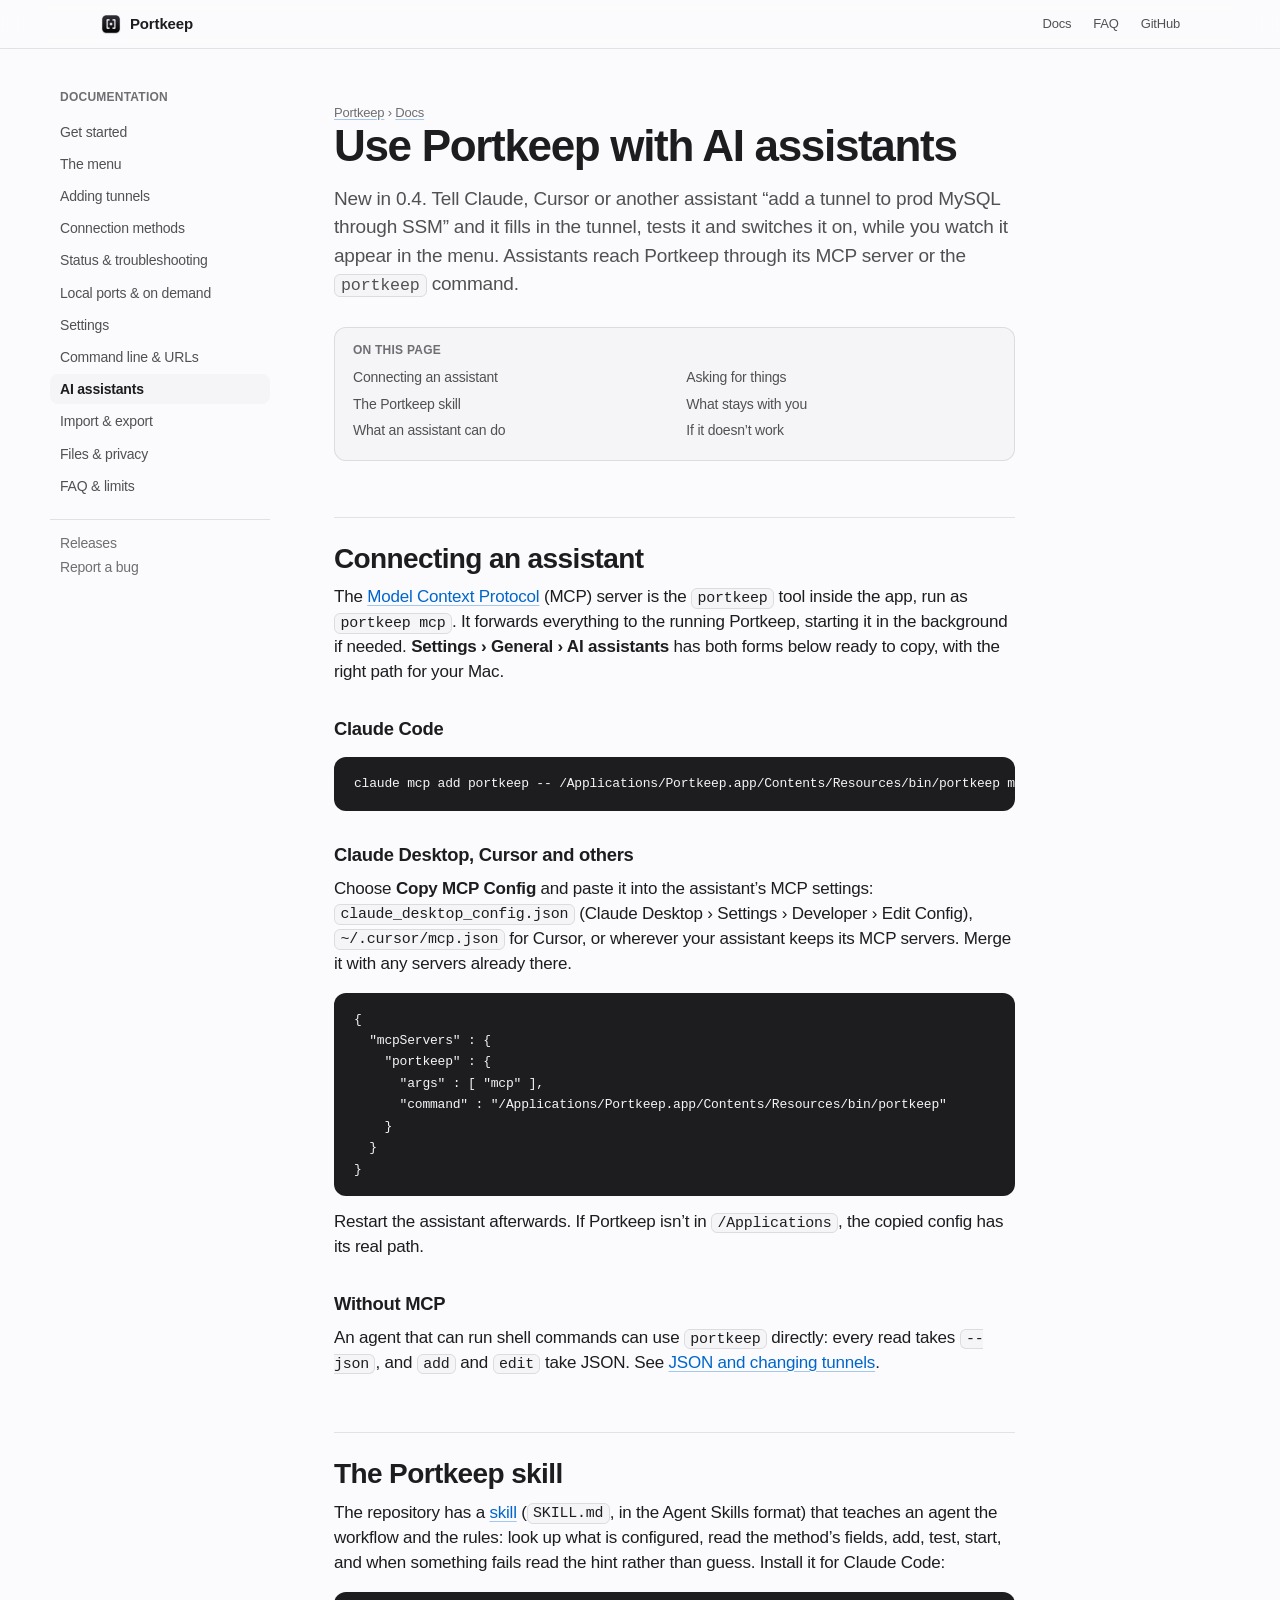
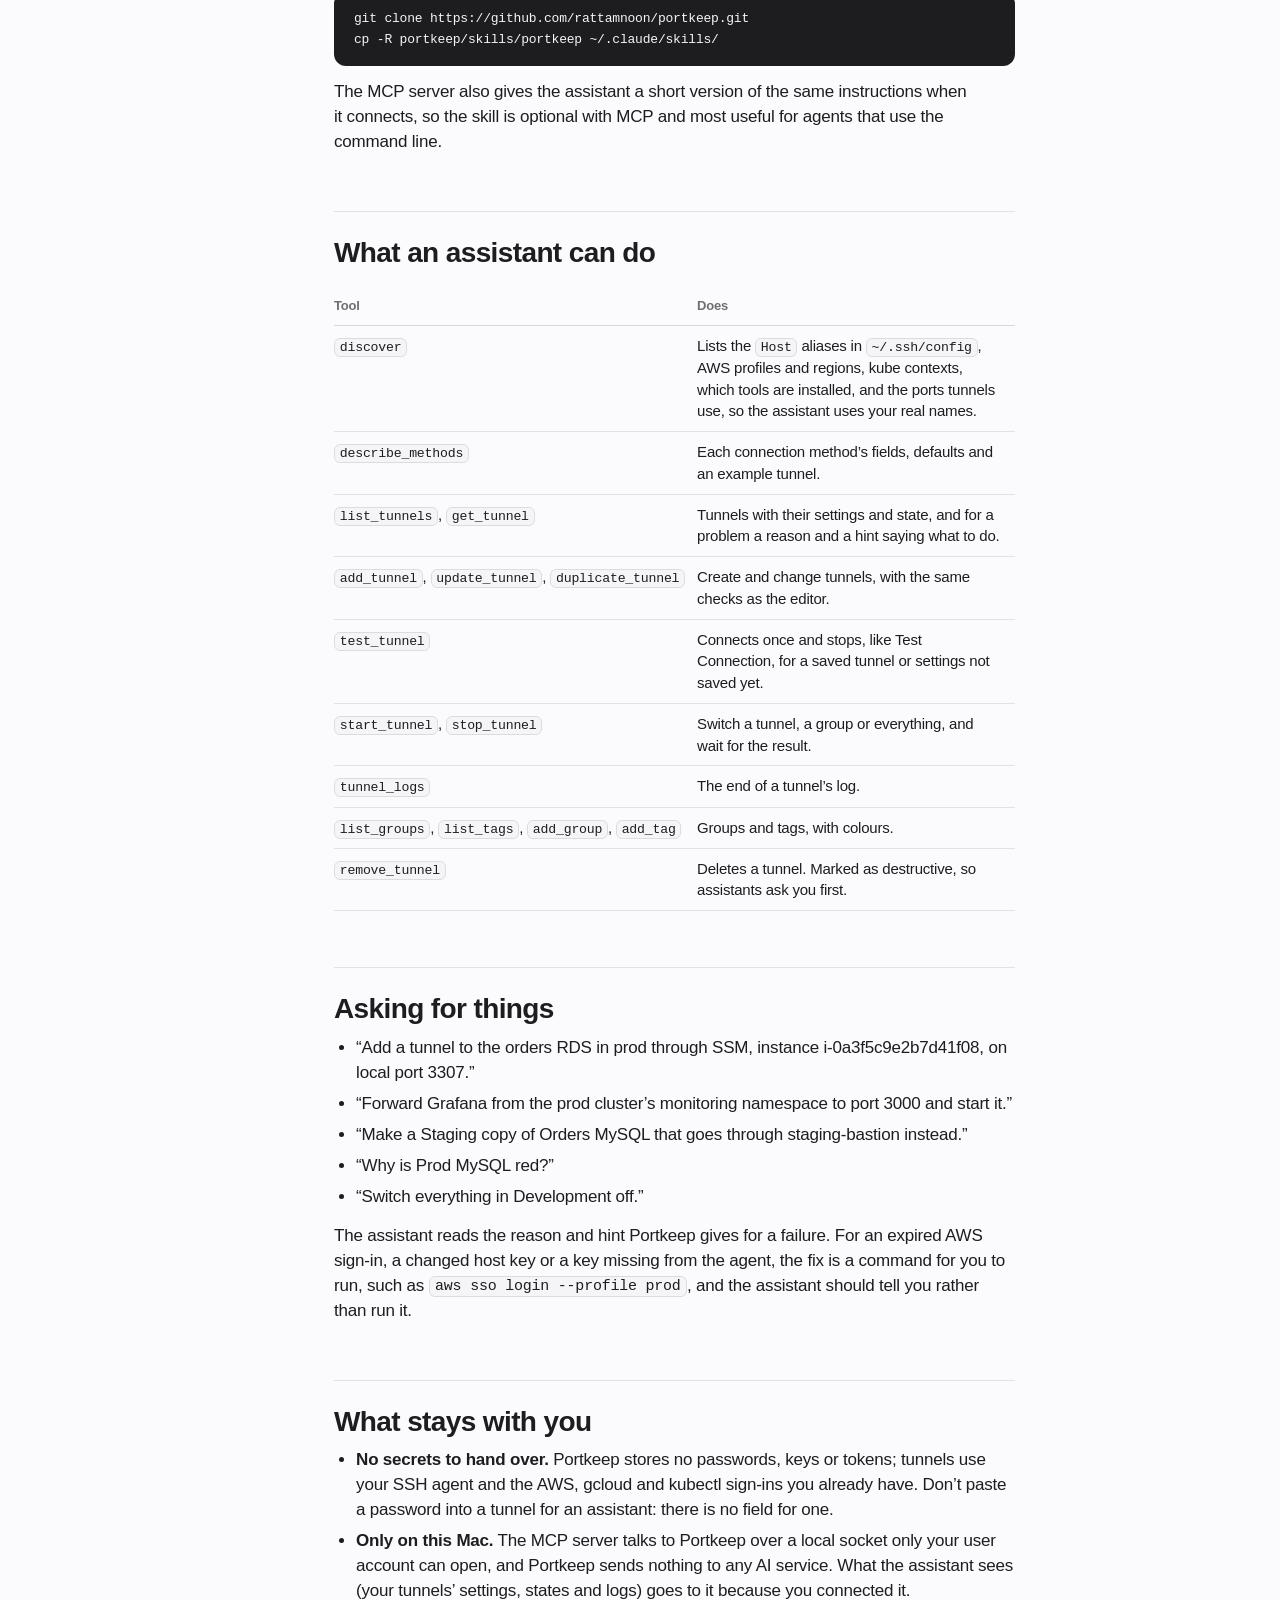
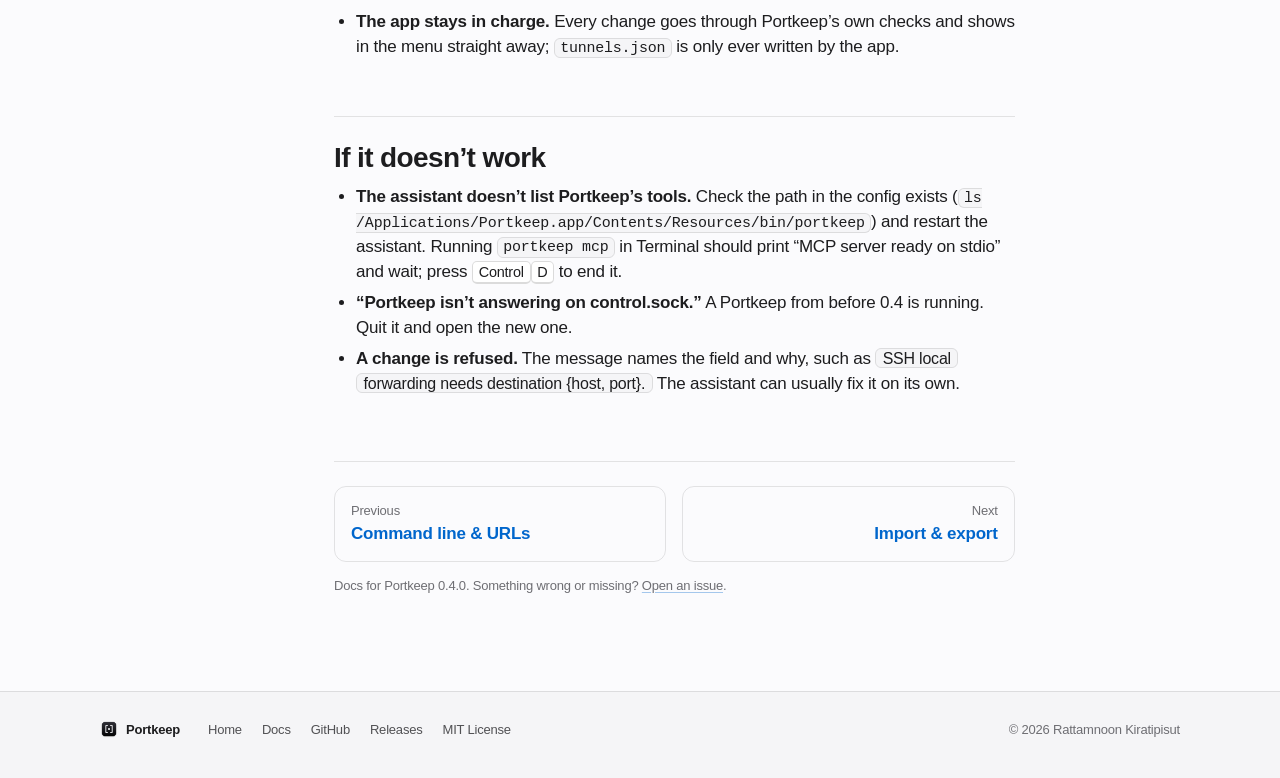
<file: site/docs/ai.html>
<!doctype html>
<html lang="en">
<head>
<meta charset="utf-8">
<meta name="viewport" content="width=device-width, initial-scale=1">
<title>AI assistants — Portkeep docs</title>
<meta name="description" content="Let Claude, Cursor and other AI assistants list, add, test, start and fix your Portkeep tunnels through its MCP server, the portkeep CLI and an agent skill.">
<meta name="color-scheme" content="light dark">
<meta name="theme-color" content="#fbfbfd" media="(prefers-color-scheme: light)">
<meta name="theme-color" content="#000000" media="(prefers-color-scheme: dark)">
<link rel="canonical" href="https://portkeep.rattamnoon.com/docs/ai.html">
<link rel="icon" type="image/png" href="../assets/favicon.png">
<link rel="apple-touch-icon" href="../assets/apple-touch-icon.png">
<meta property="og:type" content="article">
<meta property="og:site_name" content="Portkeep">
<meta property="og:title" content="AI assistants — Portkeep docs">
<meta property="og:description" content="Let Claude, Cursor and other AI assistants list, add, test, start and fix your Portkeep tunnels through its MCP server, the portkeep CLI and an agent skill.">
<meta property="og:url" content="https://portkeep.rattamnoon.com/docs/ai.html">
<meta property="og:image" content="https://portkeep.rattamnoon.com/assets/og.png">
<meta property="og:image:width" content="1200">
<meta property="og:image:height" content="630">
<meta property="og:image:alt" content="The Portkeep icon beside the name and tagline">
<meta property="og:locale" content="en_US">
<meta name="twitter:card" content="summary_large_image">
<meta name="twitter:title" content="AI assistants — Portkeep docs">
<meta name="twitter:description" content="Let Claude, Cursor and other AI assistants list, add, test, start and fix your Portkeep tunnels through its MCP server, the portkeep CLI and an agent skill.">
<meta name="twitter:image" content="https://portkeep.rattamnoon.com/assets/og.png">
<meta name="author" content="Rattamnoon Kiratipisut">
<link rel="stylesheet" href="../assets/style.css">
<link rel="stylesheet" href="../assets/docs.css">
<script type="application/ld+json">
{
 "@context": "https://schema.org",
 "@graph": [
  {
   "@type": "TechArticle",
   "@id": "https://portkeep.rattamnoon.com/docs/ai.html#article",
   "headline": "Use Portkeep with AI assistants",
   "description": "Let Claude, Cursor and other AI assistants list, add, test, start and fix your Portkeep tunnels through its MCP server, the portkeep CLI and an agent skill.",
   "url": "https://portkeep.rattamnoon.com/docs/ai.html",
   "mainEntityOfPage": "https://portkeep.rattamnoon.com/docs/ai.html",
   "inLanguage": "en",
   "image": "https://portkeep.rattamnoon.com/assets/og.png",
   "dateModified": "2026-10-17",
   "author": {
    "@type": "Person",
    "name": "Rattamnoon Kiratipisut",
    "url": "https://github.com/rattamnoon"
   },
   "about": {
    "@id": "https://portkeep.rattamnoon.com/#app"
   },
   "isPartOf": {
    "@type": "WebSite",
    "name": "Portkeep",
    "url": "https://portkeep.rattamnoon.com/"
   }
  },
  {
   "@type": "BreadcrumbList",
   "itemListElement": [
    {
     "@type": "ListItem",
     "position": 1,
     "name": "Portkeep",
     "item": "https://portkeep.rattamnoon.com/"
    },
    {
     "@type": "ListItem",
     "position": 2,
     "name": "Docs",
     "item": "https://portkeep.rattamnoon.com/docs/"
    },
    {
     "@type": "ListItem",
     "position": 3,
     "name": "AI assistants",
     "item": "https://portkeep.rattamnoon.com/docs/ai.html"
    }
   ]
  }
 ]
}
</script>
</head>
<body>
<svg width="0" height="0" class="sprite" aria-hidden="true" focusable="false">
  <symbol id="i-copy" viewBox="0 0 20 20"><rect x="7" y="7" width="9.5" height="9.5" rx="2"/><path d="M13 7V5.5A2 2 0 0 0 11 3.5H5.5a2 2 0 0 0-2 2V11a2 2 0 0 0 2 2H7"/></symbol>
  <symbol id="i-check" viewBox="0 0 20 20"><path d="M4.5 10.5l3.5 3.5 7.5-8"/></symbol>
  <symbol id="i-menu" viewBox="0 0 20 20"><path d="M3.5 6h13M3.5 10h13M3.5 14h13"/></symbol>
</svg>

<header class="bar">
  <nav class="bar-inner" aria-label="Site">
    <a class="bar-brand" href="../" aria-label="Portkeep home"><img src="../assets/favicon.png" width="22" height="22" alt=""> Portkeep</a>
    <div class="bar-links">
      <a class="hide-narrow" href="./">Docs</a>
      <a class="hide-narrow" href="../#faq">FAQ</a>
      <a href="https://github.com/rattamnoon/portkeep">GitHub</a>
      <button class="nav-toggle" type="button" aria-controls="docs-nav" aria-expanded="false"><svg class="ico" aria-hidden="true"><use href="#i-menu"/></svg>Docs menu</button>
    </div>
  </nav>
</header>

<div class="docs">
  <nav class="side" id="docs-nav" aria-label="Docs">
    <p class="side-title">Documentation</p>
    <ol>
      <li><a href="./">Get started</a></li>
      <li><a href="menu.html">The menu</a></li>
      <li><a href="tunnels.html">Adding tunnels</a></li>
      <li><a href="methods.html">Connection methods</a></li>
      <li><a href="status.html">Status &amp; troubleshooting</a></li>
      <li><a href="ports.html">Local ports &amp; on demand</a></li>
      <li><a href="settings.html">Settings</a></li>
      <li><a href="automation.html">Command line &amp; URLs</a></li>
      <li><a href="ai.html" aria-current="page">AI assistants</a></li>
      <li><a href="import-export.html">Import &amp; export</a></li>
      <li><a href="data.html">Files &amp; privacy</a></li>
      <li><a href="faq.html">FAQ &amp; limits</a></li>
    </ol>
    <div class="side-foot">
      <a href="https://github.com/rattamnoon/portkeep/releases">Releases</a>
      <a href="https://github.com/rattamnoon/portkeep/issues/new?template=bug_report.yml">Report a bug</a>
    </div>
  </nav>

  <main class="doc" id="main">
  <p class="crumbs"><a href="../">Portkeep</a> › <a href="./">Docs</a></p>
  <h1>Use Portkeep with AI assistants</h1>
  <p class="lede">New in 0.4. Tell Claude, Cursor or another assistant “add a tunnel to prod MySQL through SSM” and it fills in the tunnel, tests it and switches it on, while you watch it appear in the menu. Assistants reach Portkeep through its MCP server or the <code>portkeep</code> command.</p>
  <nav class="toc" aria-label="On this page">
    <p>On this page</p>
    <ol>
      <li><a href="#setup">Connecting an assistant</a></li>
      <li><a href="#skill">The Portkeep skill</a></li>
      <li><a href="#tools">What an assistant can do</a></li>
      <li><a href="#asking">Asking for things</a></li>
      <li><a href="#safety">What stays with you</a></li>
      <li><a href="#troubleshooting">If it doesn’t work</a></li>
    </ol>
  </nav>

<h2 id="setup">Connecting an assistant<a class="anchor" href="#setup" aria-label="Link to this section">#</a></h2>
<p>The <a href="https://modelcontextprotocol.io">Model Context Protocol</a> (MCP) server is the <code>portkeep</code> tool inside the app, run as <code>portkeep mcp</code>. It forwards everything to the running Portkeep, starting it in the background if needed. <span class="ui">Settings › General › AI assistants</span> has both forms below ready to copy, with the right path for your Mac.</p>

<h3 id="claude-code">Claude Code<a class="anchor" href="#claude-code" aria-label="Link to this section">#</a></h3>
<div class="code"><pre><code>claude mcp add portkeep -- /Applications/Portkeep.app/Contents/Resources/bin/portkeep mcp</code></pre></div>

<h3 id="desktop">Claude Desktop, Cursor and others<a class="anchor" href="#desktop" aria-label="Link to this section">#</a></h3>
<p>Choose <span class="ui">Copy MCP Config</span> and paste it into the assistant’s MCP settings: <code>claude_desktop_config.json</code> (Claude Desktop › Settings › Developer › Edit Config), <code>~/.cursor/mcp.json</code> for Cursor, or wherever your assistant keeps its MCP servers. Merge it with any servers already there.</p>
<div class="code"><pre><code>{
  "mcpServers" : {
    "portkeep" : {
      "args" : [ "mcp" ],
      "command" : "/Applications/Portkeep.app/Contents/Resources/bin/portkeep"
    }
  }
}</code></pre></div>
<p>Restart the assistant afterwards. If Portkeep isn’t in <code>/Applications</code>, the copied config has its real path.</p>

<h3 id="cli">Without MCP<a class="anchor" href="#cli" aria-label="Link to this section">#</a></h3>
<p>An agent that can run shell commands can use <code>portkeep</code> directly: every read takes <code>--json</code>, and <code>add</code> and <code>edit</code> take JSON. See <a href="automation.html#json">JSON and changing tunnels</a>.</p>

<h2 id="skill">The Portkeep skill<a class="anchor" href="#skill" aria-label="Link to this section">#</a></h2>
<p>The repository has a <a href="https://github.com/rattamnoon/portkeep/tree/main/skills/portkeep">skill</a> (<code>SKILL.md</code>, in the Agent Skills format) that teaches an agent the workflow and the rules: look up what is configured, read the method’s fields, add, test, start, and when something fails read the hint rather than guess. Install it for Claude Code:</p>
<div class="code"><pre><code>git clone https://github.com/rattamnoon/portkeep.git
cp -R portkeep/skills/portkeep ~/.claude/skills/</code></pre></div>
<p>The MCP server also gives the assistant a short version of the same instructions when it connects, so the skill is optional with MCP and most useful for agents that use the command line.</p>

<h2 id="tools">What an assistant can do<a class="anchor" href="#tools" aria-label="Link to this section">#</a></h2>
<div class="table"><table>
  <thead><tr><th>Tool</th><th>Does</th></tr></thead>
  <tbody>
    <tr><td><code>discover</code></td><td>Lists the <code>Host</code> aliases in <code>~/.ssh/config</code>, AWS profiles and regions, kube contexts, which tools are installed, and the ports tunnels use, so the assistant uses your real names.</td></tr>
    <tr><td><code>describe_methods</code></td><td>Each connection method’s fields, defaults and an example tunnel.</td></tr>
    <tr><td><code>list_tunnels</code>, <code>get_tunnel</code></td><td>Tunnels with their settings and state, and for a problem a reason and a hint saying what to do.</td></tr>
    <tr><td><code>add_tunnel</code>, <code>update_tunnel</code>, <code>duplicate_tunnel</code></td><td>Create and change tunnels, with the same checks as the editor.</td></tr>
    <tr><td><code>test_tunnel</code></td><td>Connects once and stops, like Test Connection, for a saved tunnel or settings not saved yet.</td></tr>
    <tr><td><code>start_tunnel</code>, <code>stop_tunnel</code></td><td>Switch a tunnel, a group or everything, and wait for the result.</td></tr>
    <tr><td><code>tunnel_logs</code></td><td>The end of a tunnel’s log.</td></tr>
    <tr><td><code>list_groups</code>, <code>list_tags</code>, <code>add_group</code>, <code>add_tag</code></td><td>Groups and tags, with colours.</td></tr>
    <tr><td><code>remove_tunnel</code></td><td>Deletes a tunnel. Marked as destructive, so assistants ask you first.</td></tr>
  </tbody>
</table></div>

<h2 id="asking">Asking for things<a class="anchor" href="#asking" aria-label="Link to this section">#</a></h2>
<ul>
  <li>“Add a tunnel to the orders RDS in prod through SSM, instance i-0a3f5c9e2b7d41f08, on local port 3307.”</li>
  <li>“Forward Grafana from the prod cluster’s monitoring namespace to port 3000 and start it.”</li>
  <li>“Make a Staging copy of Orders MySQL that goes through staging-bastion instead.”</li>
  <li>“Why is Prod MySQL red?”</li>
  <li>“Switch everything in Development off.”</li>
</ul>
<p>The assistant reads the reason and hint Portkeep gives for a failure. For an expired AWS sign-in, a changed host key or a key missing from the agent, the fix is a command for you to run, such as <code>aws sso login --profile prod</code>, and the assistant should tell you rather than run it.</p>

<h2 id="safety">What stays with you<a class="anchor" href="#safety" aria-label="Link to this section">#</a></h2>
<ul>
  <li><strong>No secrets to hand over.</strong> Portkeep stores no passwords, keys or tokens; tunnels use your SSH agent and the AWS, gcloud and kubectl sign-ins you already have. Don’t paste a password into a tunnel for an assistant: there is no field for one.</li>
  <li><strong>Only on this Mac.</strong> The MCP server talks to Portkeep over a local socket only your user account can open, and Portkeep sends nothing to any AI service. What the assistant sees (your tunnels’ settings, states and logs) goes to it because you connected it.</li>
  <li><strong>The app stays in charge.</strong> Every change goes through Portkeep’s own checks and shows in the menu straight away; <code>tunnels.json</code> is only ever written by the app.</li>
</ul>

<h2 id="troubleshooting">If it doesn’t work<a class="anchor" href="#troubleshooting" aria-label="Link to this section">#</a></h2>
<ul>
  <li><strong>The assistant doesn’t list Portkeep’s tools.</strong> Check the path in the config exists (<code>ls /Applications/Portkeep.app/Contents/Resources/bin/portkeep</code>) and restart the assistant. Running <code>portkeep mcp</code> in Terminal should print “MCP server ready on stdio” and wait; press <kbd>Control</kbd><kbd>D</kbd> to end it.</li>
  <li><strong>“Portkeep isn’t answering on control.sock.”</strong> A Portkeep from before 0.4 is running. Quit it and open the new one.</li>
  <li><strong>A change is refused.</strong> The message names the field and why, such as <span class="msg">SSH local forwarding needs destination {host, port}.</span> The assistant can usually fix it on its own.</li>
</ul>

  <nav class="pager" aria-label="Previous and next pages">
    <a class="prev" href="automation.html" rel="prev"><span>Previous</span><strong>Command line &amp; URLs</strong></a>
    <a class="next" href="import-export.html" rel="next"><span>Next</span><strong>Import &amp; export</strong></a>
  </nav>
  <p class="edit">Docs for Portkeep 0.4.0. Something wrong or missing? <a href="https://github.com/rattamnoon/portkeep/issues/new?template=bug_report.yml">Open an issue</a>.</p>
  </main>
</div>

<footer class="foot">
  <div class="wrap foot-inner">
    <span class="foot-brand"><img src="../assets/favicon.png" width="18" height="18" alt=""> Portkeep</span>
    <nav class="foot-links" aria-label="Footer">
      <a href="../">Home</a>
      <a href="./">Docs</a>
      <a href="https://github.com/rattamnoon/portkeep">GitHub</a>
      <a href="https://github.com/rattamnoon/portkeep/releases">Releases</a>
      <a href="https://github.com/rattamnoon/portkeep/blob/main/LICENSE">MIT License</a>
    </nav>
    <p class="foot-copy">© 2026 Rattamnoon Kiratipisut</p>
  </div>
</footer>

<script>
  (function () {
    var root = document.documentElement;
    root.classList.add('js');
    var toggle = document.querySelector('.nav-toggle');
    var side = document.getElementById('docs-nav');
    toggle.addEventListener('click', function () {
      var open = side.classList.toggle('open');
      toggle.setAttribute('aria-expanded', open ? 'true' : 'false');
    });
    document.querySelectorAll('.code').forEach(function (block) {
      if (!navigator.clipboard) return;
      var button = document.createElement('button');
      button.type = 'button';
      button.className = 'code-copy';
      button.innerHTML = '<svg class="ico" aria-hidden="true"><use href="#i-copy"/></svg><span>Copy</span>';
      var label = button.querySelector('span');
      var timer;
      button.addEventListener('click', function () {
        var text = block.querySelector('code').innerText.replace(/\n$/, '');
        navigator.clipboard.writeText(text).then(function () {
          button.classList.add('is-done');
          label.textContent = 'Copied';
          clearTimeout(timer);
          timer = setTimeout(function () { button.classList.remove('is-done'); label.textContent = 'Copy'; }, 2000);
        });
      });
      block.appendChild(button);
    });
  })();
</script>
</body>
</html>
</file>
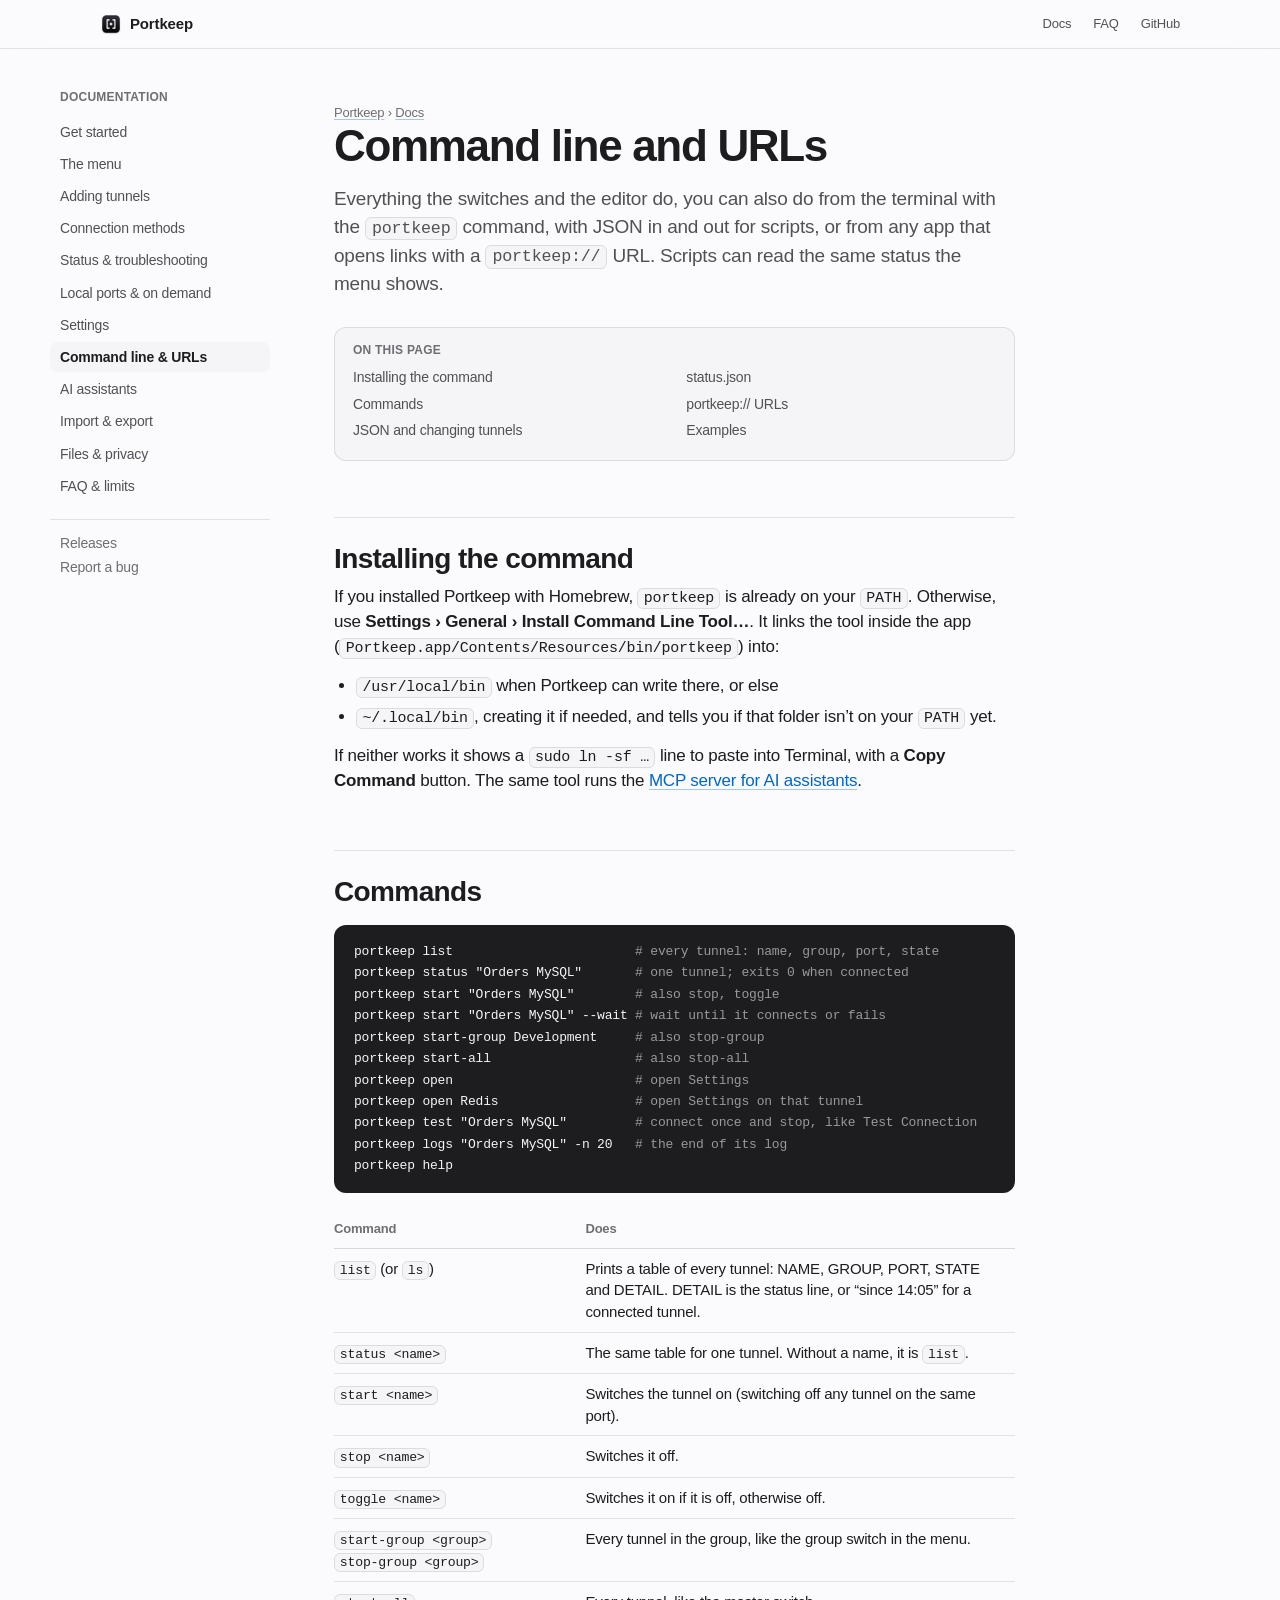
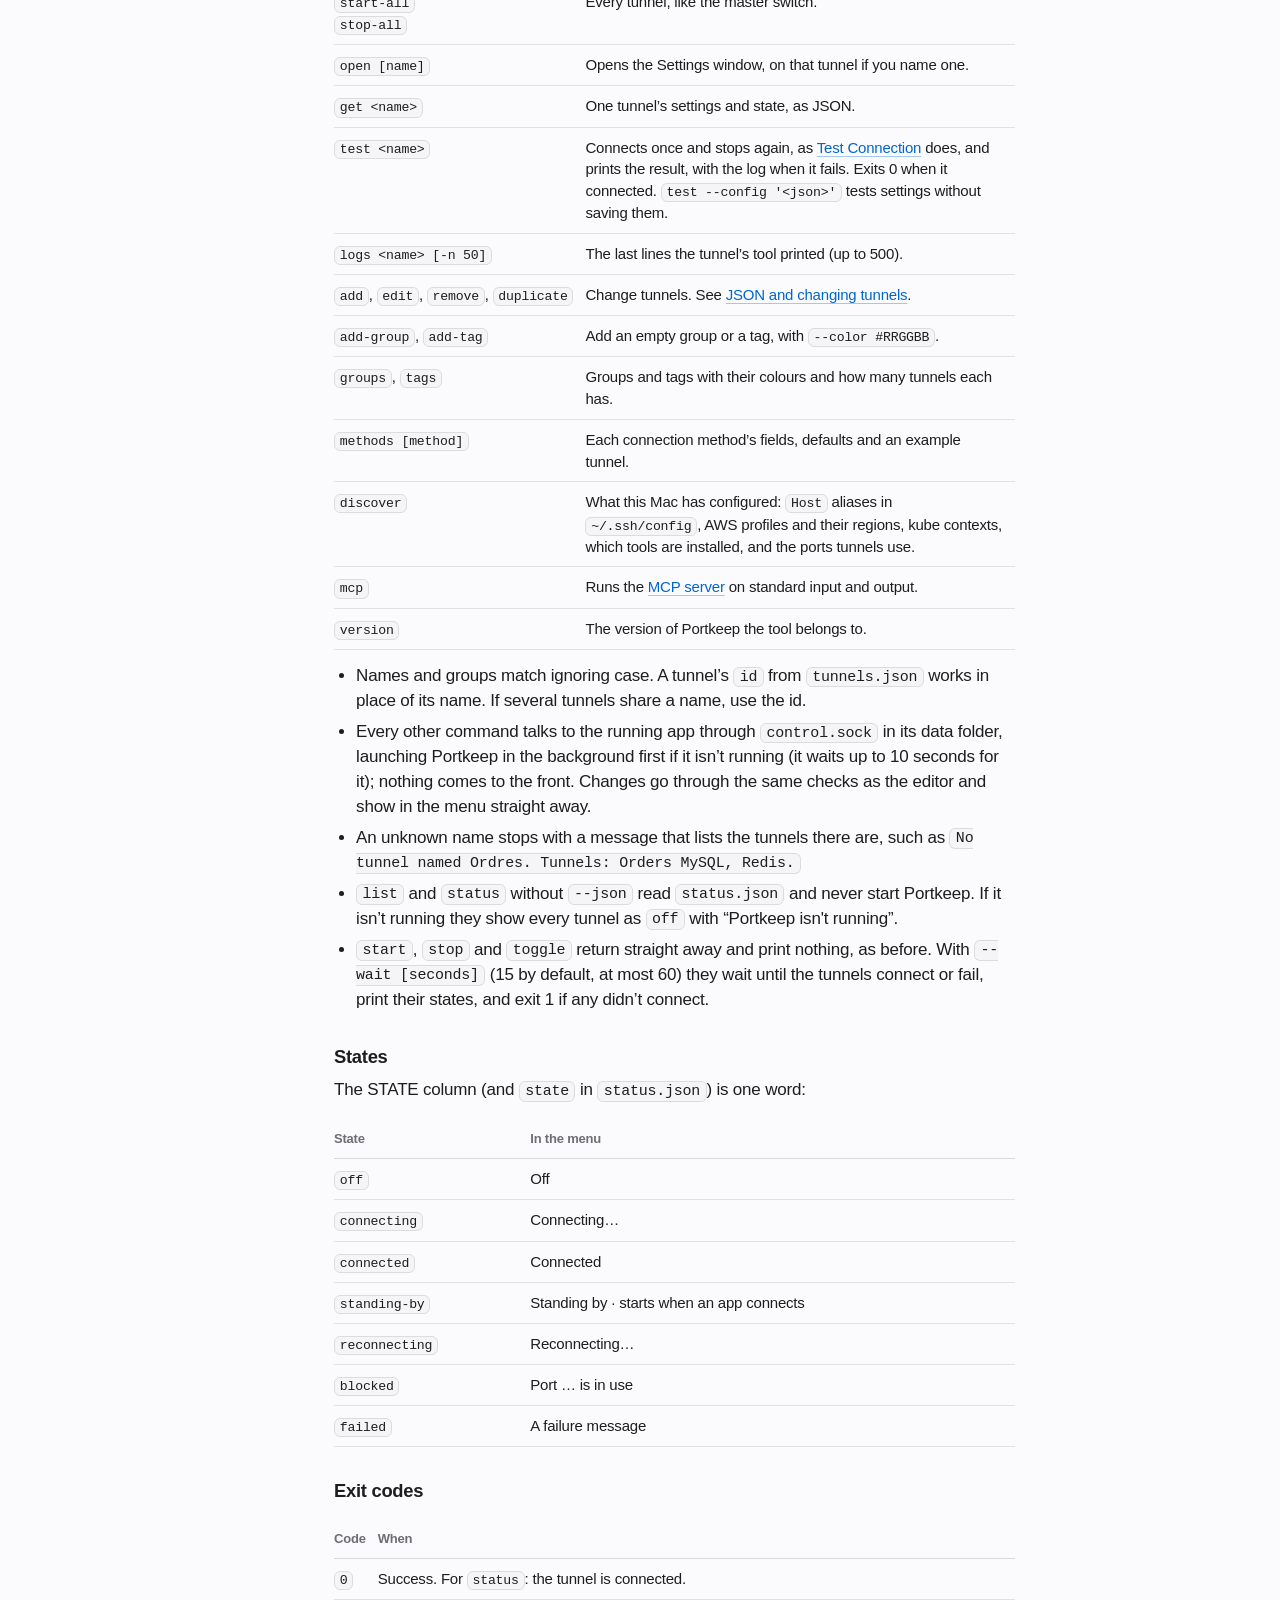
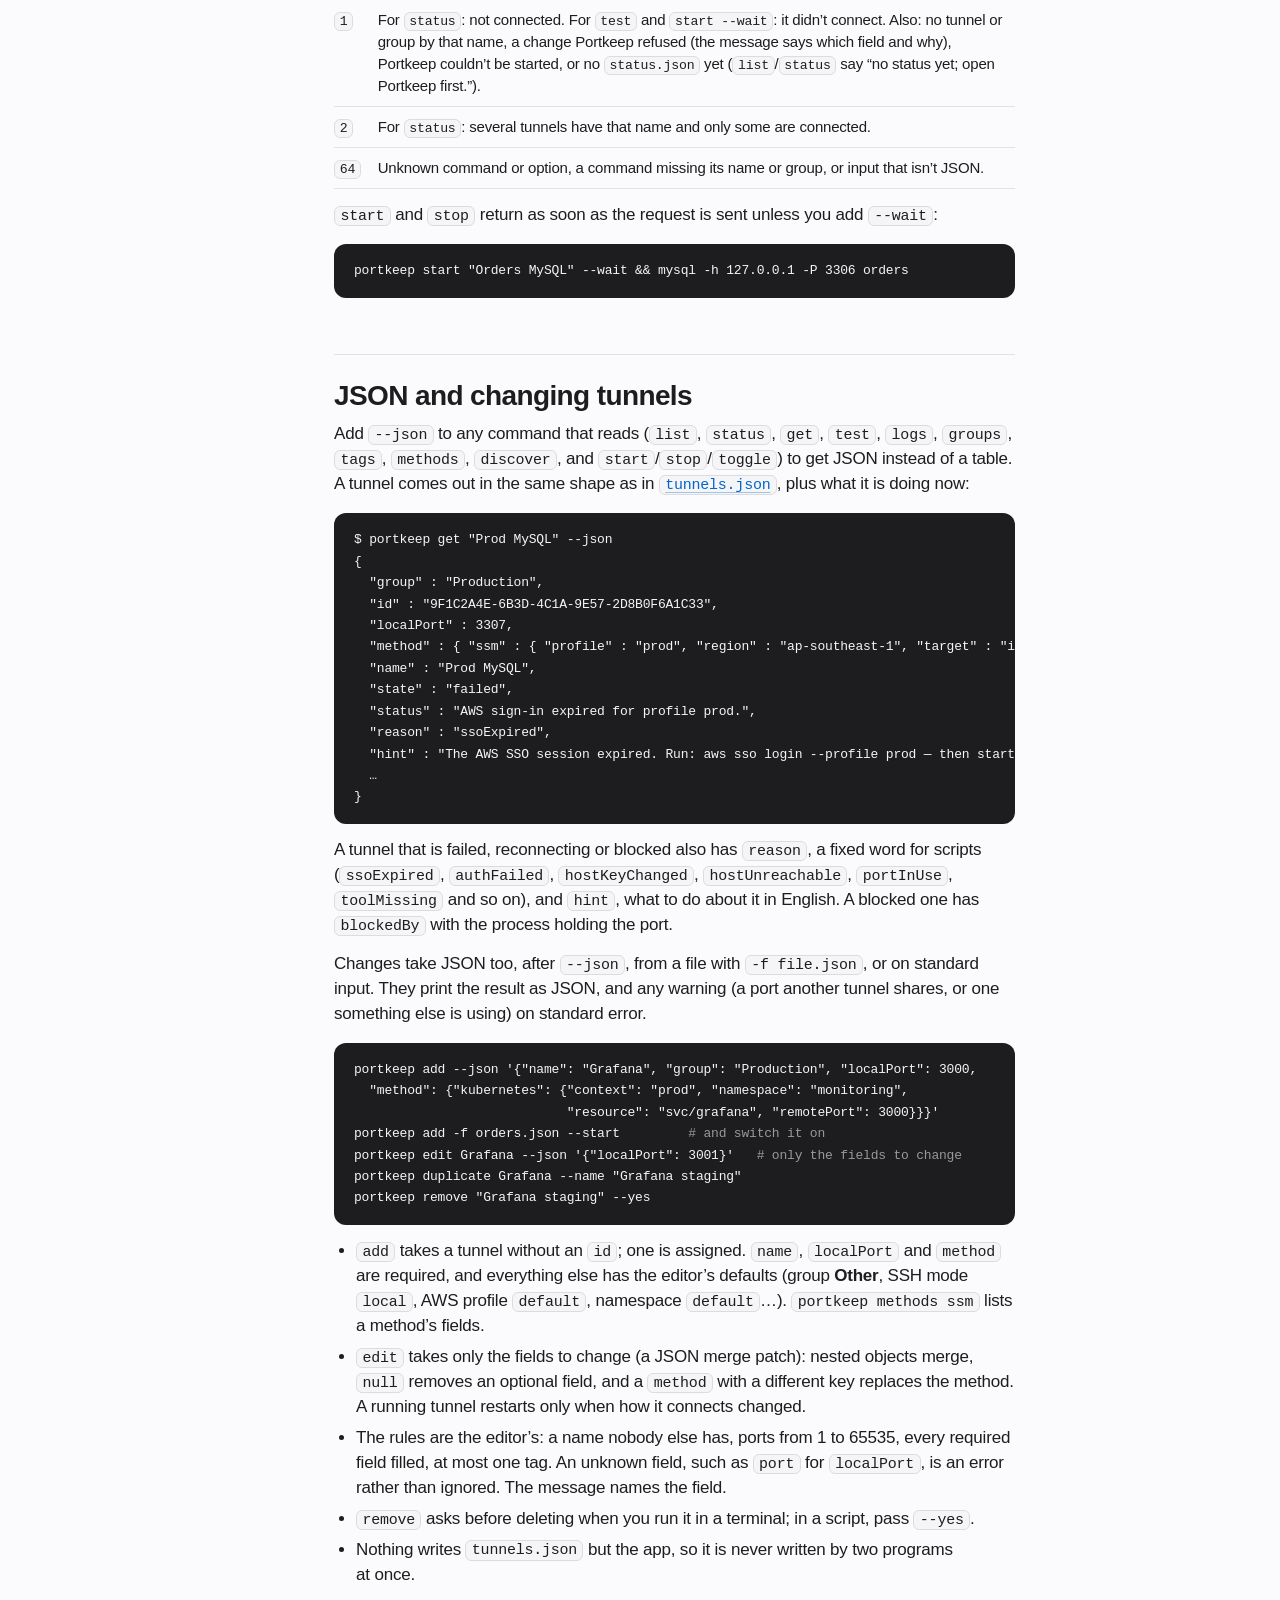
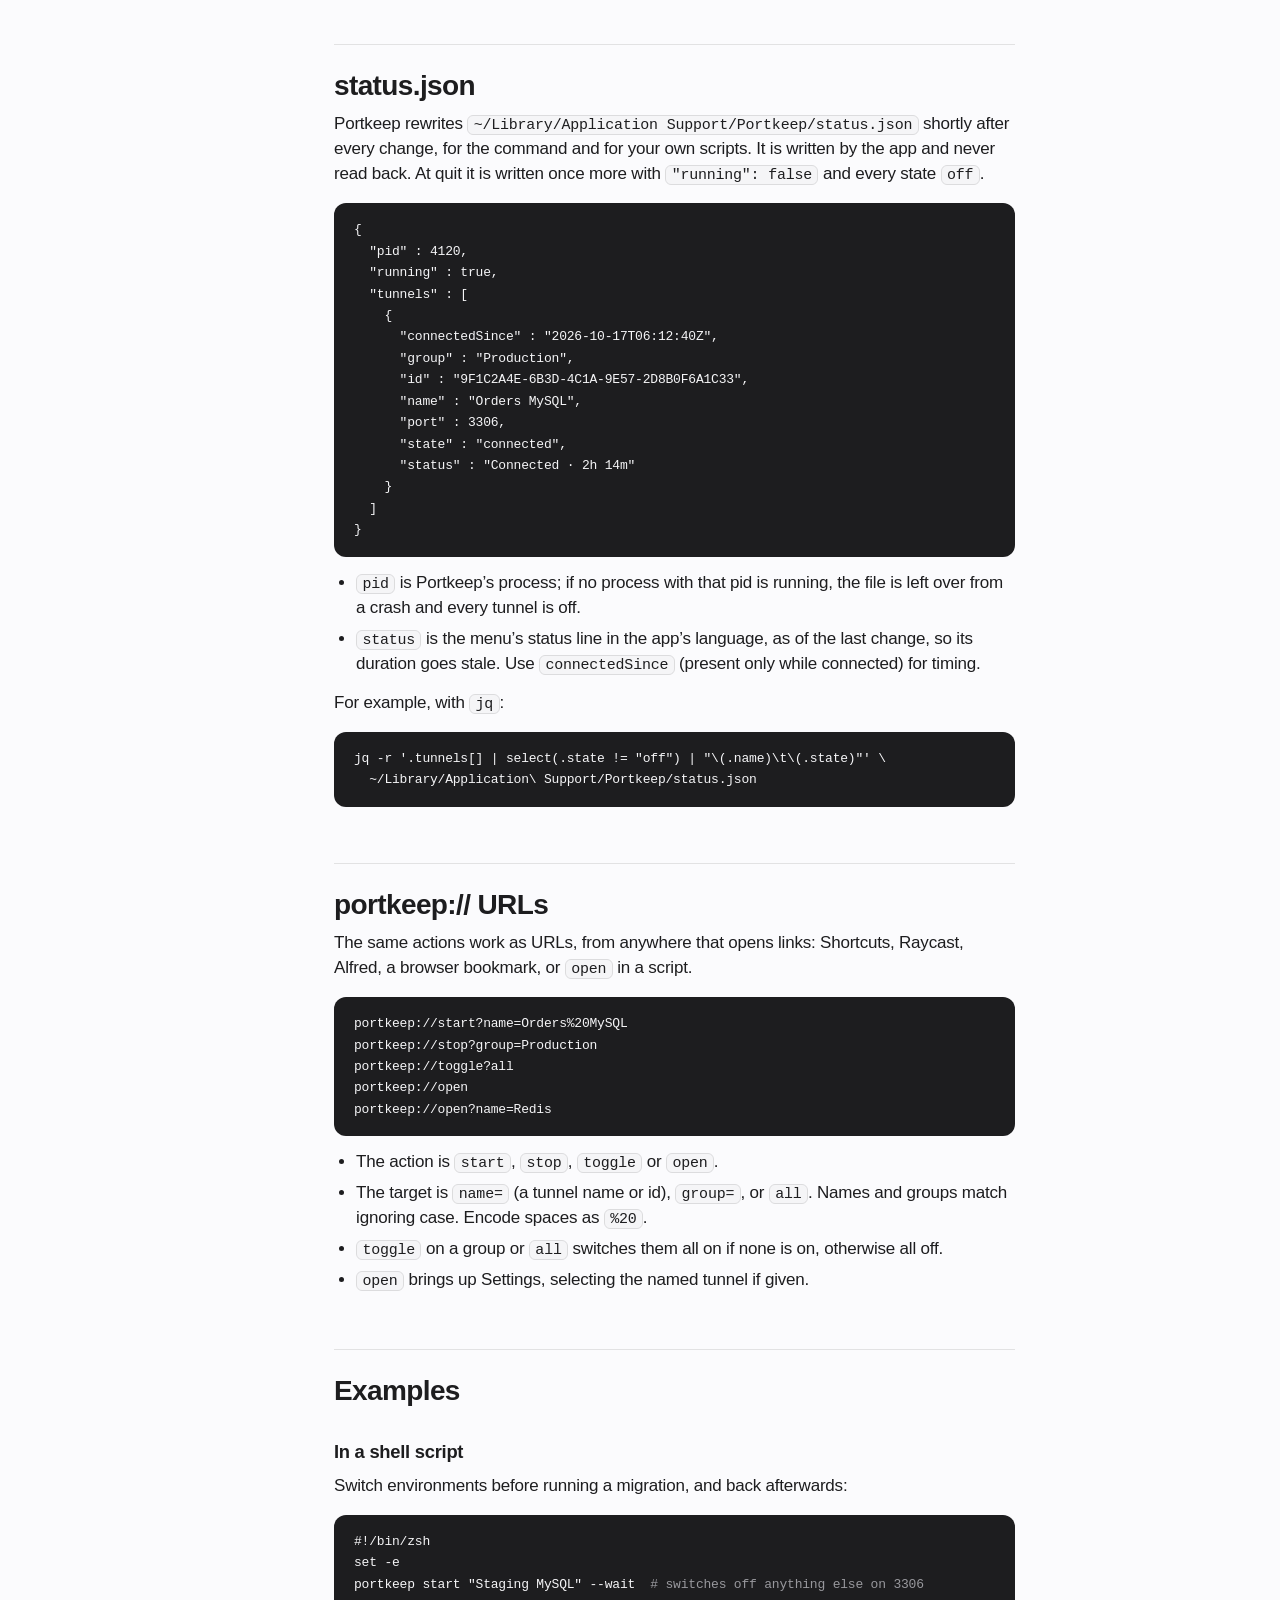
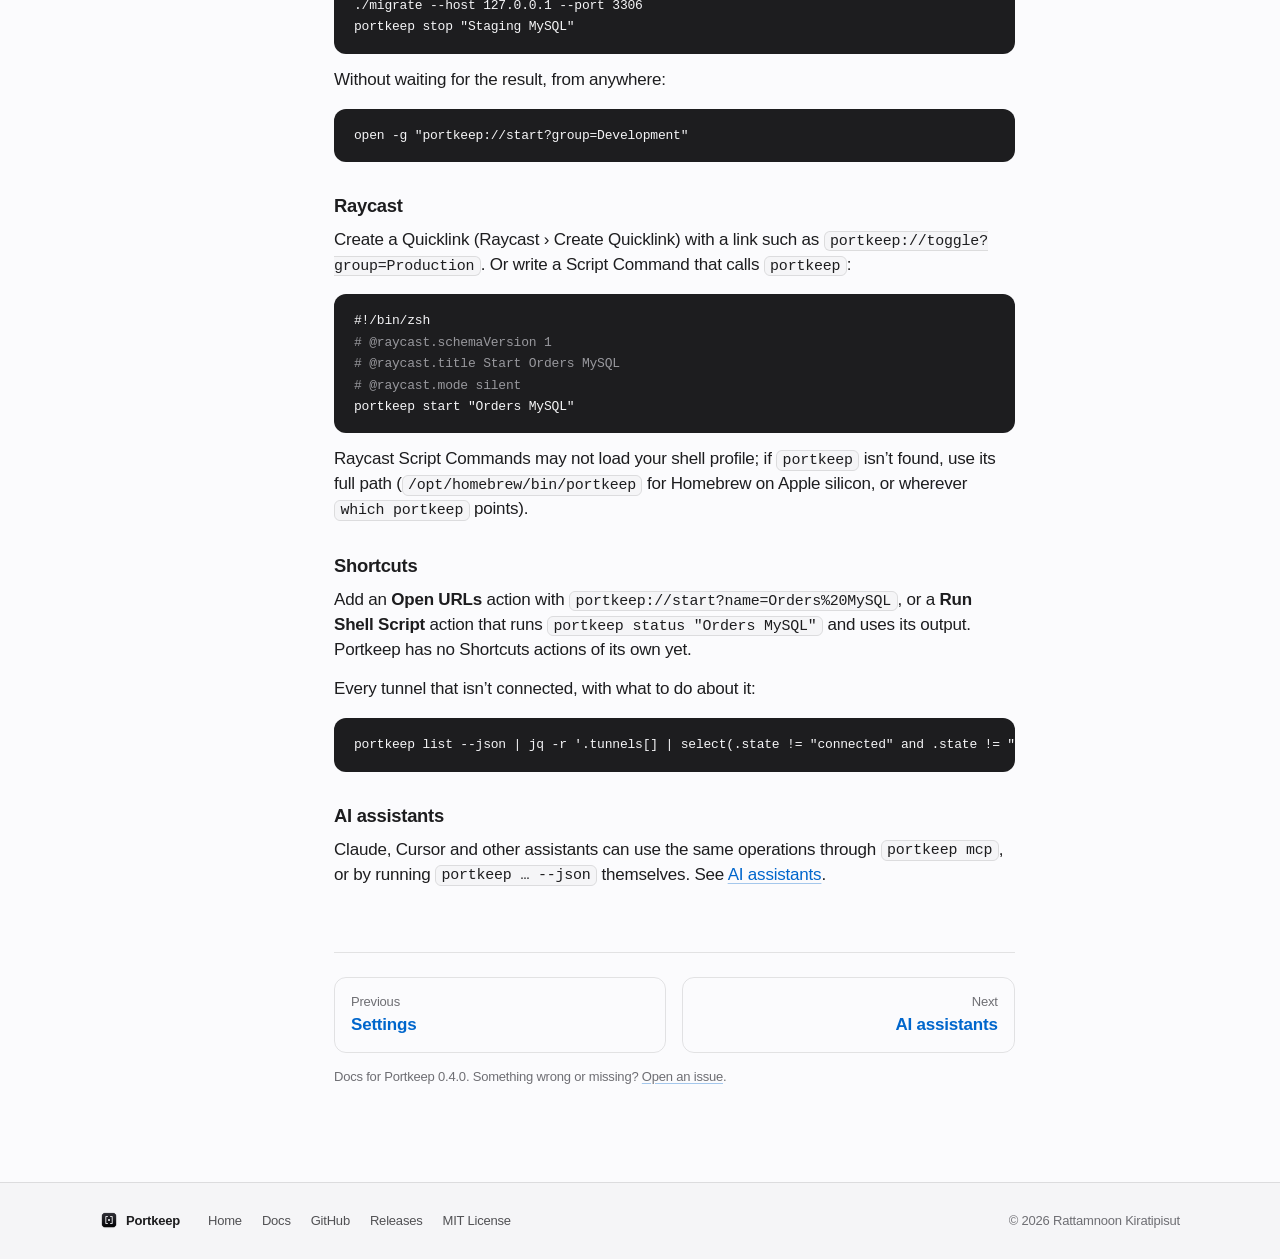
<file: site/docs/automation.html>
<!doctype html>
<html lang="en">
<head>
<meta charset="utf-8">
<meta name="viewport" content="width=device-width, initial-scale=1">
<title>Command line &amp; URLs — Portkeep docs</title>
<meta name="description" content="Control Portkeep from the terminal with the portkeep command: switch tunnels, add and edit them as JSON, read status.json, and use portkeep:// URLs from Raycast, Shortcuts and scripts.">
<meta name="color-scheme" content="light dark">
<meta name="theme-color" content="#fbfbfd" media="(prefers-color-scheme: light)">
<meta name="theme-color" content="#000000" media="(prefers-color-scheme: dark)">
<link rel="canonical" href="https://portkeep.rattamnoon.com/docs/automation.html">
<link rel="icon" type="image/png" href="../assets/favicon.png">
<link rel="apple-touch-icon" href="../assets/apple-touch-icon.png">
<meta property="og:type" content="article">
<meta property="og:site_name" content="Portkeep">
<meta property="og:title" content="Command line &amp; URLs — Portkeep docs">
<meta property="og:description" content="Control Portkeep from the terminal with the portkeep command: switch tunnels, add and edit them as JSON, read status.json, and use portkeep:// URLs from Raycast, Shortcuts and scripts.">
<meta property="og:url" content="https://portkeep.rattamnoon.com/docs/automation.html">
<meta property="og:image" content="https://portkeep.rattamnoon.com/assets/og.png">
<meta property="og:image:width" content="1200">
<meta property="og:image:height" content="630">
<meta property="og:image:alt" content="The Portkeep icon beside the name and tagline">
<meta property="og:locale" content="en_US">
<meta name="twitter:card" content="summary_large_image">
<meta name="twitter:title" content="Command line &amp; URLs — Portkeep docs">
<meta name="twitter:description" content="Control Portkeep from the terminal with the portkeep command: switch tunnels, add and edit them as JSON, read status.json, and use portkeep:// URLs from Raycast, Shortcuts and scripts.">
<meta name="twitter:image" content="https://portkeep.rattamnoon.com/assets/og.png">
<meta name="author" content="Rattamnoon Kiratipisut">
<link rel="stylesheet" href="../assets/style.css">
<link rel="stylesheet" href="../assets/docs.css">
<script type="application/ld+json">
{
 "@context": "https://schema.org",
 "@graph": [
  {
   "@type": "TechArticle",
   "@id": "https://portkeep.rattamnoon.com/docs/automation.html#article",
   "headline": "Command line and URLs",
   "description": "Control Portkeep from the terminal with the portkeep command: switch tunnels, add and edit them as JSON, read status.json, and use portkeep:// URLs from Raycast, Shortcuts and scripts.",
   "url": "https://portkeep.rattamnoon.com/docs/automation.html",
   "mainEntityOfPage": "https://portkeep.rattamnoon.com/docs/automation.html",
   "inLanguage": "en",
   "image": "https://portkeep.rattamnoon.com/assets/og.png",
   "dateModified": "2026-10-17",
   "author": {
    "@type": "Person",
    "name": "Rattamnoon Kiratipisut",
    "url": "https://github.com/rattamnoon"
   },
   "about": {
    "@id": "https://portkeep.rattamnoon.com/#app"
   },
   "isPartOf": {
    "@type": "WebSite",
    "name": "Portkeep",
    "url": "https://portkeep.rattamnoon.com/"
   }
  },
  {
   "@type": "BreadcrumbList",
   "itemListElement": [
    {
     "@type": "ListItem",
     "position": 1,
     "name": "Portkeep",
     "item": "https://portkeep.rattamnoon.com/"
    },
    {
     "@type": "ListItem",
     "position": 2,
     "name": "Docs",
     "item": "https://portkeep.rattamnoon.com/docs/"
    },
    {
     "@type": "ListItem",
     "position": 3,
     "name": "Command line & URLs",
     "item": "https://portkeep.rattamnoon.com/docs/automation.html"
    }
   ]
  }
 ]
}
</script>
</head>
<body>
<svg width="0" height="0" class="sprite" aria-hidden="true" focusable="false">
  <symbol id="i-copy" viewBox="0 0 20 20"><rect x="7" y="7" width="9.5" height="9.5" rx="2"/><path d="M13 7V5.5A2 2 0 0 0 11 3.5H5.5a2 2 0 0 0-2 2V11a2 2 0 0 0 2 2H7"/></symbol>
  <symbol id="i-check" viewBox="0 0 20 20"><path d="M4.5 10.5l3.5 3.5 7.5-8"/></symbol>
  <symbol id="i-menu" viewBox="0 0 20 20"><path d="M3.5 6h13M3.5 10h13M3.5 14h13"/></symbol>
</svg>

<header class="bar">
  <nav class="bar-inner" aria-label="Site">
    <a class="bar-brand" href="../" aria-label="Portkeep home"><img src="../assets/favicon.png" width="22" height="22" alt=""> Portkeep</a>
    <div class="bar-links">
      <a class="hide-narrow" href="./">Docs</a>
      <a class="hide-narrow" href="../#faq">FAQ</a>
      <a href="https://github.com/rattamnoon/portkeep">GitHub</a>
      <button class="nav-toggle" type="button" aria-controls="docs-nav" aria-expanded="false"><svg class="ico" aria-hidden="true"><use href="#i-menu"/></svg>Docs menu</button>
    </div>
  </nav>
</header>

<div class="docs">
  <nav class="side" id="docs-nav" aria-label="Docs">
    <p class="side-title">Documentation</p>
    <ol>
      <li><a href="./">Get started</a></li>
      <li><a href="menu.html">The menu</a></li>
      <li><a href="tunnels.html">Adding tunnels</a></li>
      <li><a href="methods.html">Connection methods</a></li>
      <li><a href="status.html">Status &amp; troubleshooting</a></li>
      <li><a href="ports.html">Local ports &amp; on demand</a></li>
      <li><a href="settings.html">Settings</a></li>
      <li><a href="automation.html" aria-current="page">Command line &amp; URLs</a></li>
      <li><a href="ai.html">AI assistants</a></li>
      <li><a href="import-export.html">Import &amp; export</a></li>
      <li><a href="data.html">Files &amp; privacy</a></li>
      <li><a href="faq.html">FAQ &amp; limits</a></li>
    </ol>
    <div class="side-foot">
      <a href="https://github.com/rattamnoon/portkeep/releases">Releases</a>
      <a href="https://github.com/rattamnoon/portkeep/issues/new?template=bug_report.yml">Report a bug</a>
    </div>
  </nav>

  <main class="doc" id="main">
  <p class="crumbs"><a href="../">Portkeep</a> › <a href="./">Docs</a></p>
  <h1>Command line and URLs</h1>
  <p class="lede">Everything the switches and the editor do, you can also do from the terminal with the <code>portkeep</code> command, with JSON in and out for scripts, or from any app that opens links with a <code>portkeep://</code> URL. Scripts can read the same status the menu shows.</p>
  <nav class="toc" aria-label="On this page">
    <p>On this page</p>
    <ol>
      <li><a href="#install">Installing the command</a></li>
      <li><a href="#commands">Commands</a></li>
      <li><a href="#json">JSON and changing tunnels</a></li>
      <li><a href="#status-json">status.json</a></li>
      <li><a href="#urls">portkeep:// URLs</a></li>
      <li><a href="#examples">Examples</a></li>
    </ol>
  </nav>

<h2 id="install">Installing the command<a class="anchor" href="#install" aria-label="Link to this section">#</a></h2>
<p>If you installed Portkeep with Homebrew, <code>portkeep</code> is already on your <code>PATH</code>. Otherwise, use <span class="ui">Settings › General › Install Command Line Tool…</span>. It links the tool inside the app (<code>Portkeep.app/Contents/Resources/bin/portkeep</code>) into:</p>
<ul>
  <li><code>/usr/local/bin</code> when Portkeep can write there, or else</li>
  <li><code>~/.local/bin</code>, creating it if needed, and tells you if that folder isn’t on your <code>PATH</code> yet.</li>
</ul>
<p>If neither works it shows a <code>sudo ln -sf …</code> line to paste into Terminal, with a <span class="ui">Copy Command</span> button. The same tool runs the <a href="ai.html">MCP server for AI assistants</a>.</p>

<h2 id="commands">Commands<a class="anchor" href="#commands" aria-label="Link to this section">#</a></h2>
<div class="code"><pre><code>portkeep list<span class="c-note">                        # every tunnel: name, group, port, state</span>
portkeep status "Orders MySQL"<span class="c-note">       # one tunnel; exits 0 when connected</span>
portkeep start "Orders MySQL"<span class="c-note">        # also stop, toggle</span>
portkeep start "Orders MySQL" --wait<span class="c-note"> # wait until it connects or fails</span>
portkeep start-group Development<span class="c-note">     # also stop-group</span>
portkeep start-all<span class="c-note">                   # also stop-all</span>
portkeep open<span class="c-note">                        # open Settings</span>
portkeep open Redis<span class="c-note">                  # open Settings on that tunnel</span>
portkeep test "Orders MySQL"<span class="c-note">         # connect once and stop, like Test Connection</span>
portkeep logs "Orders MySQL" -n 20<span class="c-note">   # the end of its log</span>
portkeep help</code></pre></div>
<div class="table"><table>
  <thead><tr><th>Command</th><th>Does</th></tr></thead>
  <tbody>
    <tr><td><code>list</code> (or <code>ls</code>)</td><td>Prints a table of every tunnel: NAME, GROUP, PORT, STATE and DETAIL. DETAIL is the status line, or “since 14:05” for a connected tunnel.</td></tr>
    <tr><td><code>status &lt;name&gt;</code></td><td>The same table for one tunnel. Without a name, it is <code>list</code>.</td></tr>
    <tr><td><code>start &lt;name&gt;</code></td><td>Switches the tunnel on (switching off any tunnel on the same port).</td></tr>
    <tr><td><code>stop &lt;name&gt;</code></td><td>Switches it off.</td></tr>
    <tr><td><code>toggle &lt;name&gt;</code></td><td>Switches it on if it is off, otherwise off.</td></tr>
    <tr><td><code>start-group &lt;group&gt;</code><br><code>stop-group &lt;group&gt;</code></td><td>Every tunnel in the group, like the group switch in the menu.</td></tr>
    <tr><td><code>start-all</code><br><code>stop-all</code></td><td>Every tunnel, like the master switch.</td></tr>
    <tr><td><code>open [name]</code></td><td>Opens the Settings window, on that tunnel if you name one.</td></tr>
    <tr><td><code>get &lt;name&gt;</code></td><td>One tunnel’s settings and state, as JSON.</td></tr>
    <tr><td><code>test &lt;name&gt;</code></td><td>Connects once and stops again, as <a href="tunnels.html">Test Connection</a> does, and prints the result, with the log when it fails. Exits 0 when it connected. <code>test --config '&lt;json&gt;'</code> tests settings without saving them.</td></tr>
    <tr><td><code>logs &lt;name&gt; [-n 50]</code></td><td>The last lines the tunnel’s tool printed (up to 500).</td></tr>
    <tr><td><code>add</code>, <code>edit</code>, <code>remove</code>, <code>duplicate</code></td><td>Change tunnels. See <a href="#json">JSON and changing tunnels</a>.</td></tr>
    <tr><td><code>add-group</code>, <code>add-tag</code></td><td>Add an empty group or a tag, with <code>--color #RRGGBB</code>.</td></tr>
    <tr><td><code>groups</code>, <code>tags</code></td><td>Groups and tags with their colours and how many tunnels each has.</td></tr>
    <tr><td><code>methods [method]</code></td><td>Each connection method’s fields, defaults and an example tunnel.</td></tr>
    <tr><td><code>discover</code></td><td>What this Mac has configured: <code>Host</code> aliases in <code>~/.ssh/config</code>, AWS profiles and their regions, kube contexts, which tools are installed, and the ports tunnels use.</td></tr>
    <tr><td><code>mcp</code></td><td>Runs the <a href="ai.html">MCP server</a> on standard input and output.</td></tr>
    <tr><td><code>version</code></td><td>The version of Portkeep the tool belongs to.</td></tr>
  </tbody>
</table></div>
<ul>
  <li>Names and groups match ignoring case. A tunnel’s <code>id</code> from <code>tunnels.json</code> works in place of its name. If several tunnels share a name, use the id.</li>
  <li>Every other command talks to the running app through <code>control.sock</code> in its data folder, launching Portkeep in the background first if it isn’t running (it waits up to 10 seconds for it); nothing comes to the front. Changes go through the same checks as the editor and show in the menu straight away.</li>
  <li>An unknown name stops with a message that lists the tunnels there are, such as <code>No tunnel named Ordres. Tunnels: Orders MySQL, Redis.</code></li>
  <li><code>list</code> and <code>status</code> without <code>--json</code> read <code>status.json</code> and never start Portkeep. If it isn’t running they show every tunnel as <code>off</code> with “Portkeep isn't running”.</li>
  <li><code>start</code>, <code>stop</code> and <code>toggle</code> return straight away and print nothing, as before. With <code>--wait [seconds]</code> (15 by default, at most 60) they wait until the tunnels connect or fail, print their states, and exit 1 if any didn’t connect.</li>
</ul>

<h3 id="states">States<a class="anchor" href="#states" aria-label="Link to this section">#</a></h3>
<p>The STATE column (and <code>state</code> in <code>status.json</code>) is one word:</p>
<div class="table"><table>
  <thead><tr><th>State</th><th>In the menu</th></tr></thead>
  <tbody>
    <tr><td><code>off</code></td><td>Off</td></tr>
    <tr><td><code>connecting</code></td><td>Connecting…</td></tr>
    <tr><td><code>connected</code></td><td>Connected</td></tr>
    <tr><td><code>standing-by</code></td><td>Standing by · starts when an app connects</td></tr>
    <tr><td><code>reconnecting</code></td><td>Reconnecting…</td></tr>
    <tr><td><code>blocked</code></td><td>Port … is in use</td></tr>
    <tr><td><code>failed</code></td><td>A failure message</td></tr>
  </tbody>
</table></div>

<h3 id="exit-codes">Exit codes<a class="anchor" href="#exit-codes" aria-label="Link to this section">#</a></h3>
<div class="table"><table>
  <thead><tr><th>Code</th><th>When</th></tr></thead>
  <tbody>
    <tr><td><code>0</code></td><td>Success. For <code>status</code>: the tunnel is connected.</td></tr>
    <tr><td><code>1</code></td><td>For <code>status</code>: not connected. For <code>test</code> and <code>start --wait</code>: it didn’t connect. Also: no tunnel or group by that name, a change Portkeep refused (the message says which field and why), Portkeep couldn’t be started, or no <code>status.json</code> yet (<code>list</code>/<code>status</code> say “no status yet; open Portkeep first.”).</td></tr>
    <tr><td><code>2</code></td><td>For <code>status</code>: several tunnels have that name and only some are connected.</td></tr>
    <tr><td><code>64</code></td><td>Unknown command or option, a command missing its name or group, or input that isn’t JSON.</td></tr>
  </tbody>
</table></div>
<p><code>start</code> and <code>stop</code> return as soon as the request is sent unless you add <code>--wait</code>:</p>
<div class="code"><pre><code>portkeep start "Orders MySQL" --wait &amp;&amp; mysql -h 127.0.0.1 -P 3306 orders</code></pre></div>

<h2 id="json">JSON and changing tunnels<a class="anchor" href="#json" aria-label="Link to this section">#</a></h2>
<p>Add <code>--json</code> to any command that reads (<code>list</code>, <code>status</code>, <code>get</code>, <code>test</code>, <code>logs</code>, <code>groups</code>, <code>tags</code>, <code>methods</code>, <code>discover</code>, and <code>start</code>/<code>stop</code>/<code>toggle</code>) to get JSON instead of a table. A tunnel comes out in the same shape as in <a href="data.html#tunnels-json"><code>tunnels.json</code></a>, plus what it is doing now:</p>
<div class="code"><pre><code>$ portkeep get "Prod MySQL" --json
{
  "group" : "Production",
  "id" : "9F1C2A4E-6B3D-4C1A-9E57-2D8B0F6A1C33",
  "localPort" : 3307,
  "method" : { "ssm" : { "profile" : "prod", "region" : "ap-southeast-1", "target" : "i-0a3f5c9e2b7d41f08", … } },
  "name" : "Prod MySQL",
  "state" : "failed",
  "status" : "AWS sign-in expired for profile prod.",
  "reason" : "ssoExpired",
  "hint" : "The AWS SSO session expired. Run: aws sso login --profile prod — then start the tunnel again.",
  …
}</code></pre></div>
<p>A tunnel that is failed, reconnecting or blocked also has <code>reason</code>, a fixed word for scripts (<code>ssoExpired</code>, <code>authFailed</code>, <code>hostKeyChanged</code>, <code>hostUnreachable</code>, <code>portInUse</code>, <code>toolMissing</code> and so on), and <code>hint</code>, what to do about it in English. A blocked one has <code>blockedBy</code> with the process holding the port.</p>
<p>Changes take JSON too, after <code>--json</code>, from a file with <code>-f file.json</code>, or on standard input. They print the result as JSON, and any warning (a port another tunnel shares, or one something else is using) on standard error.</p>
<div class="code"><pre><code>portkeep add --json '{"name": "Grafana", "group": "Production", "localPort": 3000,
  "method": {"kubernetes": {"context": "prod", "namespace": "monitoring",
                            "resource": "svc/grafana", "remotePort": 3000}}}'
portkeep add -f orders.json --start<span class="c-note">         # and switch it on</span>
portkeep edit Grafana --json '{"localPort": 3001}'<span class="c-note">   # only the fields to change</span>
portkeep duplicate Grafana --name "Grafana staging"
portkeep remove "Grafana staging" --yes</code></pre></div>
<ul>
  <li><code>add</code> takes a tunnel without an <code>id</code>; one is assigned. <code>name</code>, <code>localPort</code> and <code>method</code> are required, and everything else has the editor’s defaults (group <span class="ui">Other</span>, SSH mode <code>local</code>, AWS profile <code>default</code>, namespace <code>default</code>…). <code>portkeep methods ssm</code> lists a method’s fields.</li>
  <li><code>edit</code> takes only the fields to change (a JSON merge patch): nested objects merge, <code>null</code> removes an optional field, and a <code>method</code> with a different key replaces the method. A running tunnel restarts only when how it connects changed.</li>
  <li>The rules are the editor’s: a name nobody else has, ports from 1 to 65535, every required field filled, at most one tag. An unknown field, such as <code>port</code> for <code>localPort</code>, is an error rather than ignored. The message names the field.</li>
  <li><code>remove</code> asks before deleting when you run it in a terminal; in a script, pass <code>--yes</code>.</li>
  <li>Nothing writes <code>tunnels.json</code> but the app, so it is never written by two programs at once.</li>
</ul>

<h2 id="status-json">status.json<a class="anchor" href="#status-json" aria-label="Link to this section">#</a></h2>
<p>Portkeep rewrites <code>~/Library/Application Support/Portkeep/status.json</code> shortly after every change, for the command and for your own scripts. It is written by the app and never read back. At quit it is written once more with <code>"running": false</code> and every state <code>off</code>.</p>
<div class="code"><pre><code>{
  "pid" : 4120,
  "running" : true,
  "tunnels" : [
    {
      "connectedSince" : "2026-10-17T06:12:40Z",
      "group" : "Production",
      "id" : "9F1C2A4E-6B3D-4C1A-9E57-2D8B0F6A1C33",
      "name" : "Orders MySQL",
      "port" : 3306,
      "state" : "connected",
      "status" : "Connected · 2h 14m"
    }
  ]
}</code></pre></div>
<ul>
  <li><code>pid</code> is Portkeep’s process; if no process with that pid is running, the file is left over from a crash and every tunnel is off.</li>
  <li><code>status</code> is the menu’s status line in the app’s language, as of the last change, so its duration goes stale. Use <code>connectedSince</code> (present only while connected) for timing.</li>
</ul>
<p>For example, with <code>jq</code>:</p>
<div class="code"><pre><code>jq -r '.tunnels[] | select(.state != "off") | "\(.name)\t\(.state)"' \
  ~/Library/Application\ Support/Portkeep/status.json</code></pre></div>

<h2 id="urls">portkeep:// URLs<a class="anchor" href="#urls" aria-label="Link to this section">#</a></h2>
<p>The same actions work as URLs, from anywhere that opens links: Shortcuts, Raycast, Alfred, a browser bookmark, or <code>open</code> in a script.</p>
<div class="code"><pre><code>portkeep://start?name=Orders%20MySQL
portkeep://stop?group=Production
portkeep://toggle?all
portkeep://open
portkeep://open?name=Redis</code></pre></div>
<ul>
  <li>The action is <code>start</code>, <code>stop</code>, <code>toggle</code> or <code>open</code>.</li>
  <li>The target is <code>name=</code> (a tunnel name or id), <code>group=</code>, or <code>all</code>. Names and groups match ignoring case. Encode spaces as <code>%20</code>.</li>
  <li><code>toggle</code> on a group or <code>all</code> switches them all on if none is on, otherwise all off.</li>
  <li><code>open</code> brings up Settings, selecting the named tunnel if given.</li>
</ul>

<h2 id="examples">Examples<a class="anchor" href="#examples" aria-label="Link to this section">#</a></h2>
<h3 id="shell">In a shell script<a class="anchor" href="#shell" aria-label="Link to this section">#</a></h3>
<p>Switch environments before running a migration, and back afterwards:</p>
<div class="code"><pre><code>#!/bin/zsh
set -e
portkeep start "Staging MySQL" --wait<span class="c-note">  # switches off anything else on 3306</span>
./migrate --host 127.0.0.1 --port 3306
portkeep stop "Staging MySQL"</code></pre></div>
<p>Without waiting for the result, from anywhere:</p>
<div class="code"><pre><code>open -g "portkeep://start?group=Development"</code></pre></div>

<h3 id="raycast">Raycast<a class="anchor" href="#raycast" aria-label="Link to this section">#</a></h3>
<p>Create a Quicklink (Raycast › Create Quicklink) with a link such as <code>portkeep://toggle?group=Production</code>. Or write a Script Command that calls <code>portkeep</code>:</p>
<div class="code"><pre><code>#!/bin/zsh
<span class="c-note"># @raycast.schemaVersion 1</span>
<span class="c-note"># @raycast.title Start Orders MySQL</span>
<span class="c-note"># @raycast.mode silent</span>
portkeep start "Orders MySQL"</code></pre></div>
<p>Raycast Script Commands may not load your shell profile; if <code>portkeep</code> isn’t found, use its full path (<code>/opt/homebrew/bin/portkeep</code> for Homebrew on Apple silicon, or wherever <code>which portkeep</code> points).</p>

<h3 id="shortcuts">Shortcuts<a class="anchor" href="#shortcuts" aria-label="Link to this section">#</a></h3>
<p>Add an <span class="ui">Open URLs</span> action with <code>portkeep://start?name=Orders%20MySQL</code>, or a <span class="ui">Run Shell Script</span> action that runs <code>portkeep status "Orders MySQL"</code> and uses its output. Portkeep has no Shortcuts actions of its own yet.</p>

<p>Every tunnel that isn’t connected, with what to do about it:</p>
<div class="code"><pre><code>portkeep list --json | jq -r '.tunnels[] | select(.state != "connected" and .state != "off") | "\(.name): \(.hint // .status)"'</code></pre></div>

<h3 id="ai">AI assistants<a class="anchor" href="#ai" aria-label="Link to this section">#</a></h3>
<p>Claude, Cursor and other assistants can use the same operations through <code>portkeep mcp</code>, or by running <code>portkeep … --json</code> themselves. See <a href="ai.html">AI assistants</a>.</p>

  <nav class="pager" aria-label="Previous and next pages">
    <a class="prev" href="settings.html" rel="prev"><span>Previous</span><strong>Settings</strong></a>
    <a class="next" href="ai.html" rel="next"><span>Next</span><strong>AI assistants</strong></a>
  </nav>
  <p class="edit">Docs for Portkeep 0.4.0. Something wrong or missing? <a href="https://github.com/rattamnoon/portkeep/issues/new?template=bug_report.yml">Open an issue</a>.</p>
  </main>
</div>

<footer class="foot">
  <div class="wrap foot-inner">
    <span class="foot-brand"><img src="../assets/favicon.png" width="18" height="18" alt=""> Portkeep</span>
    <nav class="foot-links" aria-label="Footer">
      <a href="../">Home</a>
      <a href="./">Docs</a>
      <a href="https://github.com/rattamnoon/portkeep">GitHub</a>
      <a href="https://github.com/rattamnoon/portkeep/releases">Releases</a>
      <a href="https://github.com/rattamnoon/portkeep/blob/main/LICENSE">MIT License</a>
    </nav>
    <p class="foot-copy">© 2026 Rattamnoon Kiratipisut</p>
  </div>
</footer>

<script>
  (function () {
    var root = document.documentElement;
    root.classList.add('js');
    var toggle = document.querySelector('.nav-toggle');
    var side = document.getElementById('docs-nav');
    toggle.addEventListener('click', function () {
      var open = side.classList.toggle('open');
      toggle.setAttribute('aria-expanded', open ? 'true' : 'false');
    });
    document.querySelectorAll('.code').forEach(function (block) {
      if (!navigator.clipboard) return;
      var button = document.createElement('button');
      button.type = 'button';
      button.className = 'code-copy';
      button.innerHTML = '<svg class="ico" aria-hidden="true"><use href="#i-copy"/></svg><span>Copy</span>';
      var label = button.querySelector('span');
      var timer;
      button.addEventListener('click', function () {
        var text = block.querySelector('code').innerText.replace(/\n$/, '');
        navigator.clipboard.writeText(text).then(function () {
          button.classList.add('is-done');
          label.textContent = 'Copied';
          clearTimeout(timer);
          timer = setTimeout(function () { button.classList.remove('is-done'); label.textContent = 'Copy'; }, 2000);
        });
      });
      block.appendChild(button);
    });
  })();
</script>
</body>
</html>
</file>
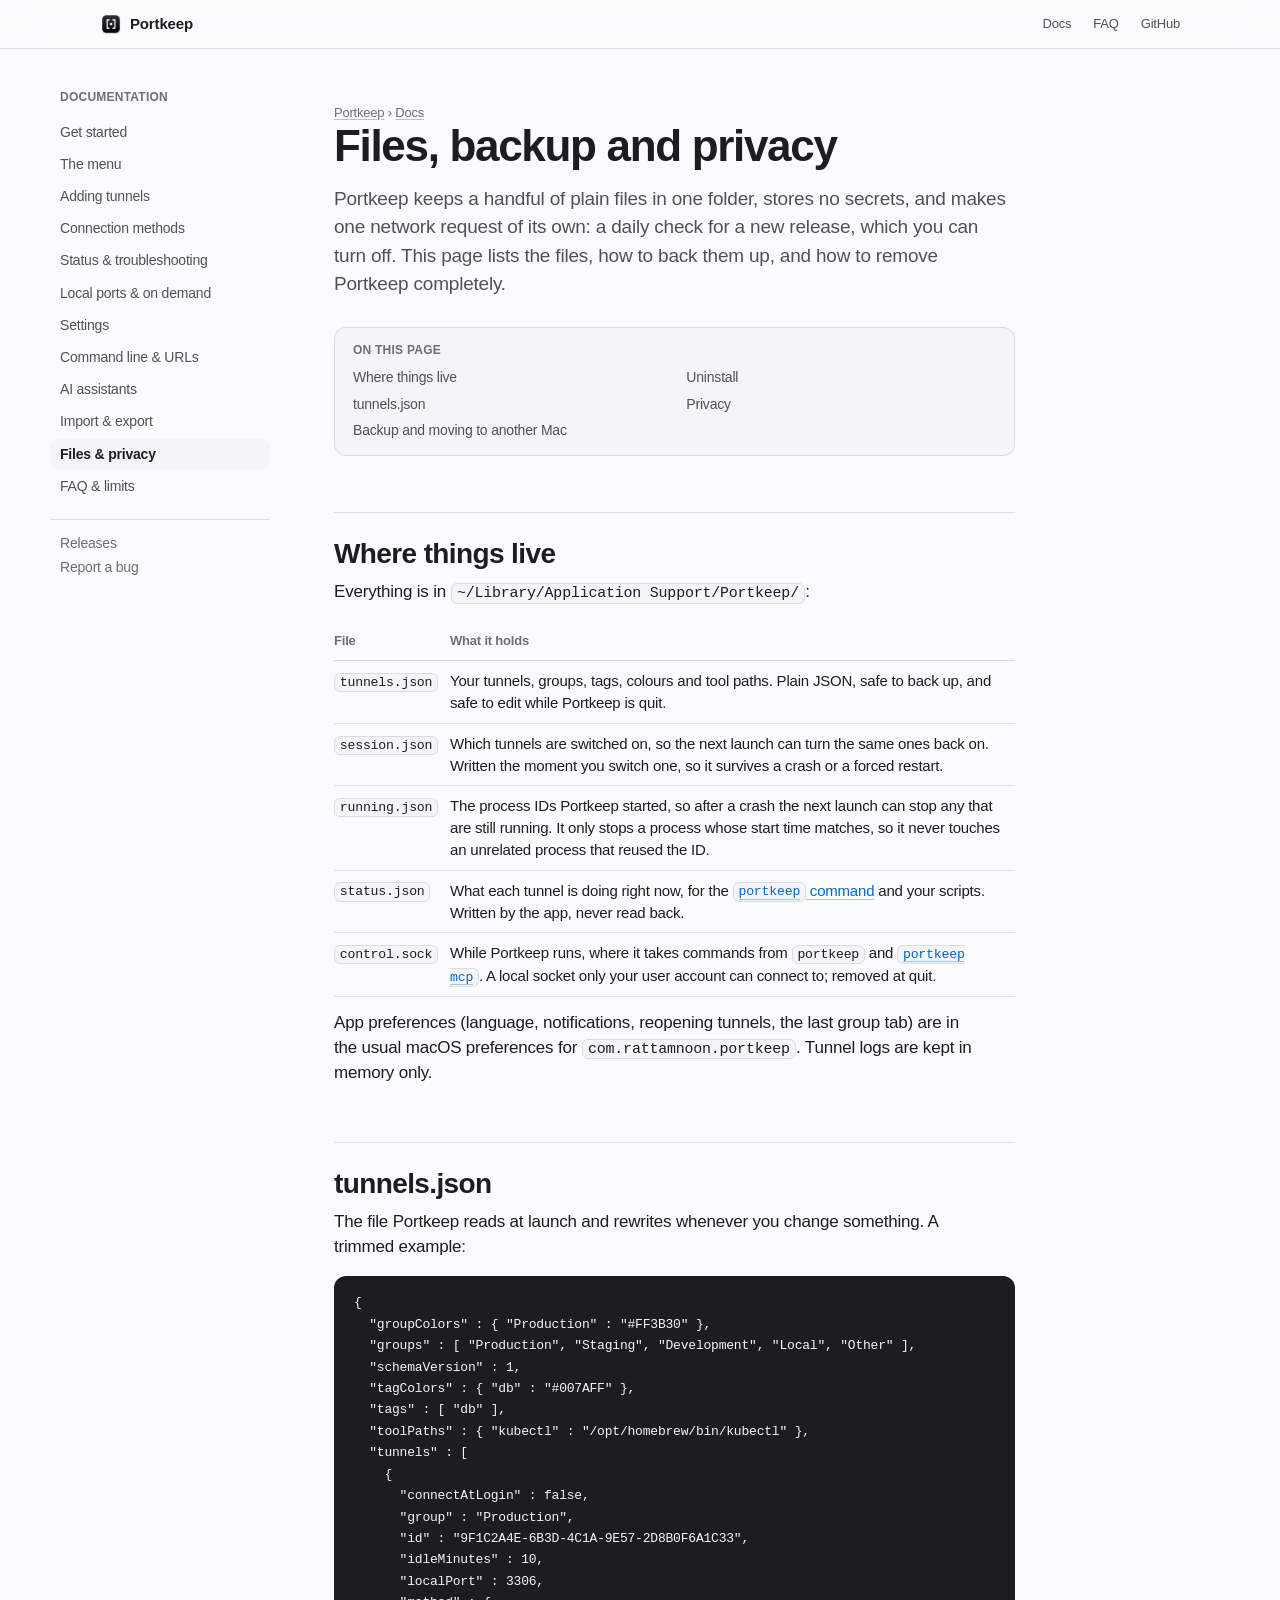
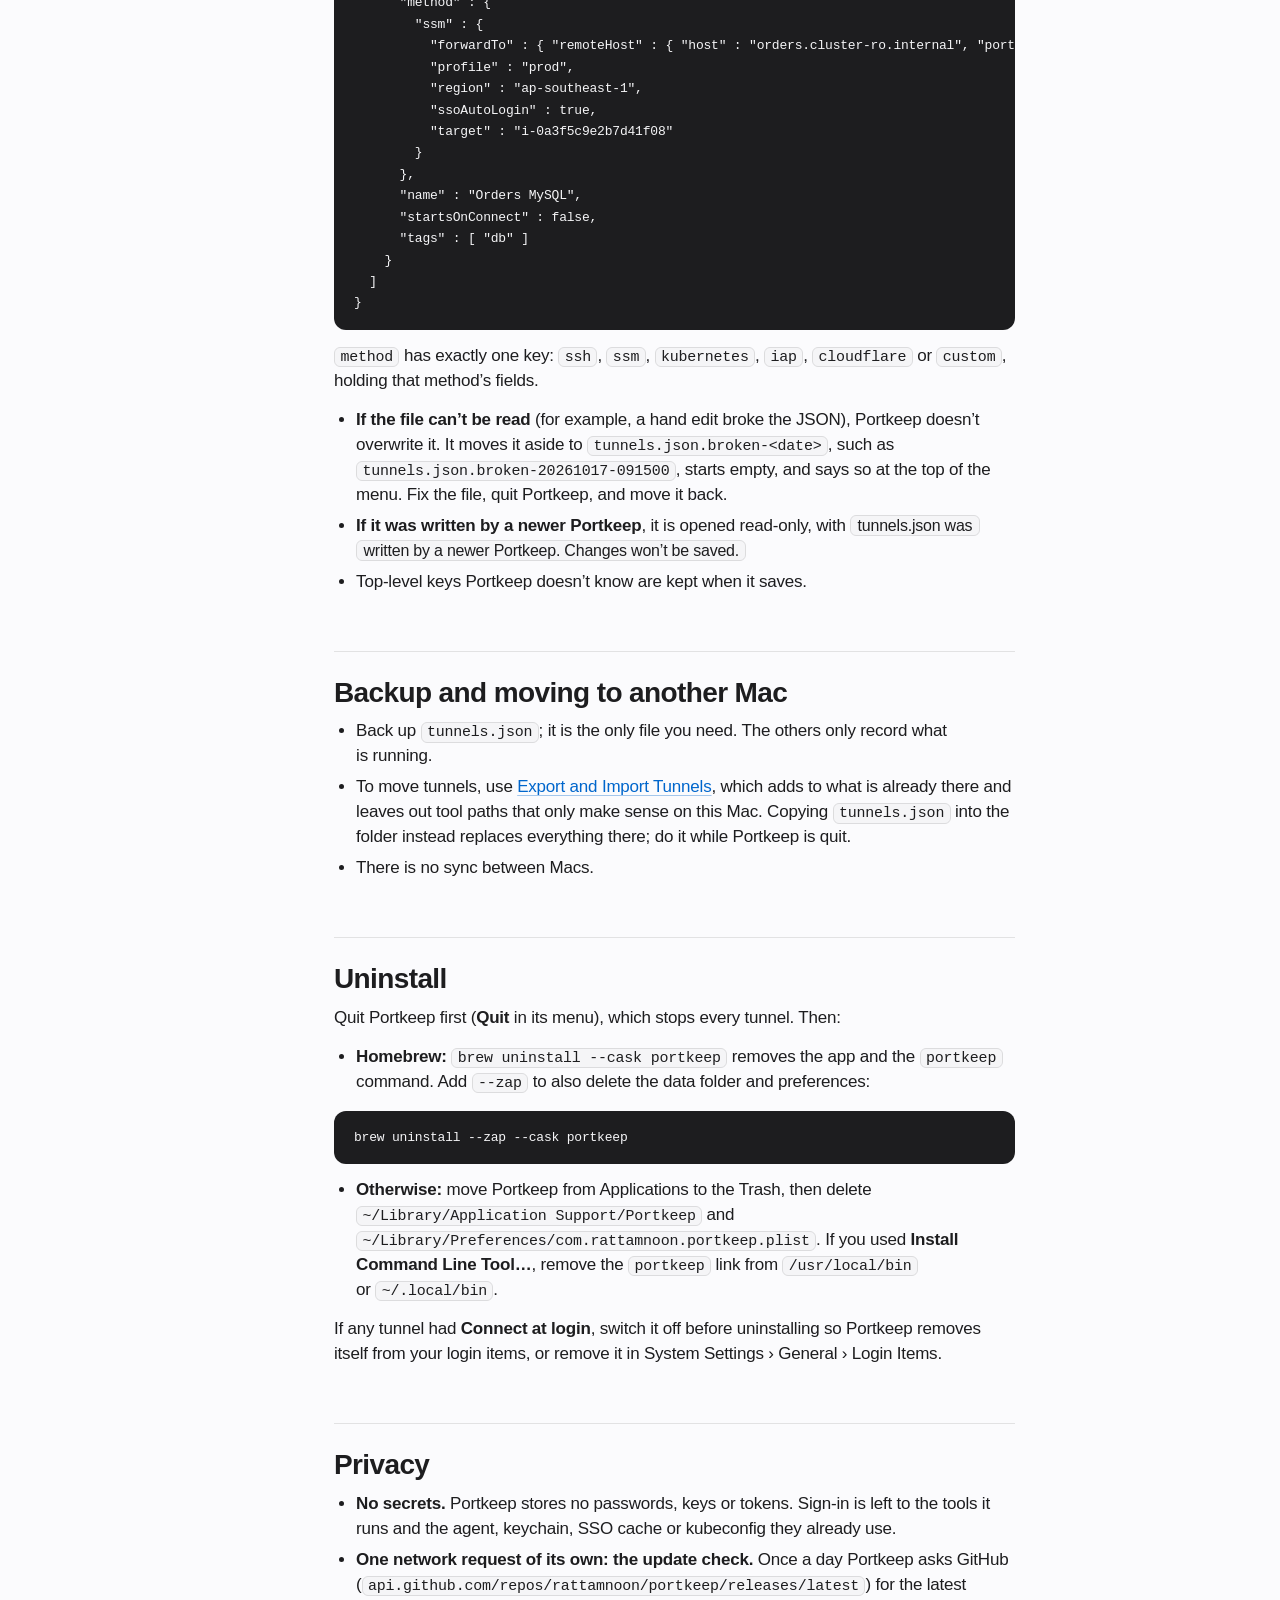
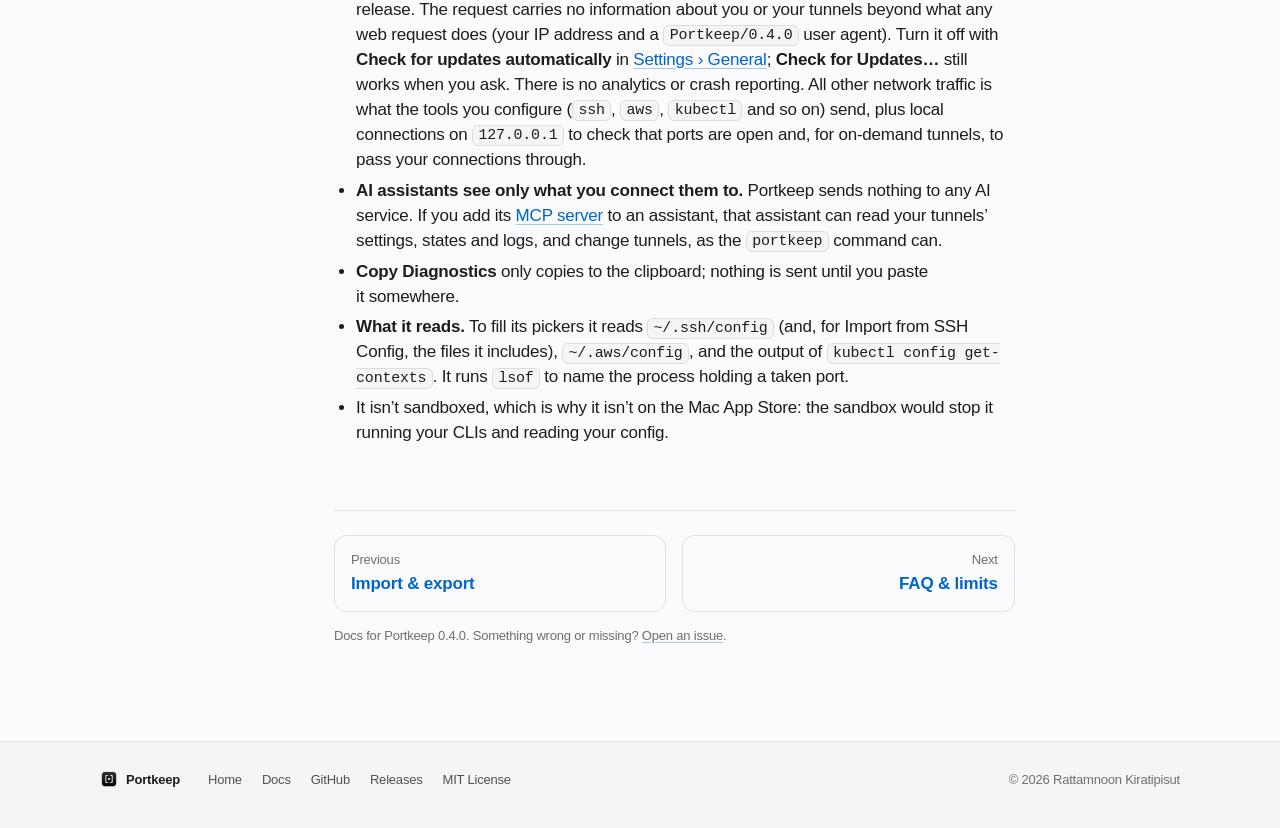
<file: site/docs/data.html>
<!doctype html>
<html lang="en">
<head>
<meta charset="utf-8">
<meta name="viewport" content="width=device-width, initial-scale=1">
<title>Files &amp; privacy — Portkeep docs</title>
<meta name="description" content="Where Portkeep keeps tunnels.json, session.json, running.json and status.json, how to back up and uninstall it, and what it does and does not store or send.">
<meta name="color-scheme" content="light dark">
<meta name="theme-color" content="#fbfbfd" media="(prefers-color-scheme: light)">
<meta name="theme-color" content="#000000" media="(prefers-color-scheme: dark)">
<link rel="canonical" href="https://portkeep.rattamnoon.com/docs/data.html">
<link rel="icon" type="image/png" href="../assets/favicon.png">
<link rel="apple-touch-icon" href="../assets/apple-touch-icon.png">
<meta property="og:type" content="article">
<meta property="og:site_name" content="Portkeep">
<meta property="og:title" content="Files &amp; privacy — Portkeep docs">
<meta property="og:description" content="Where Portkeep keeps tunnels.json, session.json, running.json and status.json, how to back up and uninstall it, and what it does and does not store or send.">
<meta property="og:url" content="https://portkeep.rattamnoon.com/docs/data.html">
<meta property="og:image" content="https://portkeep.rattamnoon.com/assets/og.png">
<meta property="og:image:width" content="1200">
<meta property="og:image:height" content="630">
<meta property="og:image:alt" content="The Portkeep icon beside the name and tagline">
<meta property="og:locale" content="en_US">
<meta name="twitter:card" content="summary_large_image">
<meta name="twitter:title" content="Files &amp; privacy — Portkeep docs">
<meta name="twitter:description" content="Where Portkeep keeps tunnels.json, session.json, running.json and status.json, how to back up and uninstall it, and what it does and does not store or send.">
<meta name="twitter:image" content="https://portkeep.rattamnoon.com/assets/og.png">
<meta name="author" content="Rattamnoon Kiratipisut">
<link rel="stylesheet" href="../assets/style.css">
<link rel="stylesheet" href="../assets/docs.css">
<script type="application/ld+json">
{
 "@context": "https://schema.org",
 "@graph": [
  {
   "@type": "TechArticle",
   "@id": "https://portkeep.rattamnoon.com/docs/data.html#article",
   "headline": "Files, backup and privacy",
   "description": "Where Portkeep keeps tunnels.json, session.json, running.json and status.json, how to back up and uninstall it, and what it does and does not store or send.",
   "url": "https://portkeep.rattamnoon.com/docs/data.html",
   "mainEntityOfPage": "https://portkeep.rattamnoon.com/docs/data.html",
   "inLanguage": "en",
   "image": "https://portkeep.rattamnoon.com/assets/og.png",
   "dateModified": "2026-10-17",
   "author": {
    "@type": "Person",
    "name": "Rattamnoon Kiratipisut",
    "url": "https://github.com/rattamnoon"
   },
   "about": {
    "@id": "https://portkeep.rattamnoon.com/#app"
   },
   "isPartOf": {
    "@type": "WebSite",
    "name": "Portkeep",
    "url": "https://portkeep.rattamnoon.com/"
   }
  },
  {
   "@type": "BreadcrumbList",
   "itemListElement": [
    {
     "@type": "ListItem",
     "position": 1,
     "name": "Portkeep",
     "item": "https://portkeep.rattamnoon.com/"
    },
    {
     "@type": "ListItem",
     "position": 2,
     "name": "Docs",
     "item": "https://portkeep.rattamnoon.com/docs/"
    },
    {
     "@type": "ListItem",
     "position": 3,
     "name": "Files & privacy",
     "item": "https://portkeep.rattamnoon.com/docs/data.html"
    }
   ]
  }
 ]
}
</script>
</head>
<body>
<svg width="0" height="0" class="sprite" aria-hidden="true" focusable="false">
  <symbol id="i-copy" viewBox="0 0 20 20"><rect x="7" y="7" width="9.5" height="9.5" rx="2"/><path d="M13 7V5.5A2 2 0 0 0 11 3.5H5.5a2 2 0 0 0-2 2V11a2 2 0 0 0 2 2H7"/></symbol>
  <symbol id="i-check" viewBox="0 0 20 20"><path d="M4.5 10.5l3.5 3.5 7.5-8"/></symbol>
  <symbol id="i-menu" viewBox="0 0 20 20"><path d="M3.5 6h13M3.5 10h13M3.5 14h13"/></symbol>
</svg>

<header class="bar">
  <nav class="bar-inner" aria-label="Site">
    <a class="bar-brand" href="../" aria-label="Portkeep home"><img src="../assets/favicon.png" width="22" height="22" alt=""> Portkeep</a>
    <div class="bar-links">
      <a class="hide-narrow" href="./">Docs</a>
      <a class="hide-narrow" href="../#faq">FAQ</a>
      <a href="https://github.com/rattamnoon/portkeep">GitHub</a>
      <button class="nav-toggle" type="button" aria-controls="docs-nav" aria-expanded="false"><svg class="ico" aria-hidden="true"><use href="#i-menu"/></svg>Docs menu</button>
    </div>
  </nav>
</header>

<div class="docs">
  <nav class="side" id="docs-nav" aria-label="Docs">
    <p class="side-title">Documentation</p>
    <ol>
      <li><a href="./">Get started</a></li>
      <li><a href="menu.html">The menu</a></li>
      <li><a href="tunnels.html">Adding tunnels</a></li>
      <li><a href="methods.html">Connection methods</a></li>
      <li><a href="status.html">Status &amp; troubleshooting</a></li>
      <li><a href="ports.html">Local ports &amp; on demand</a></li>
      <li><a href="settings.html">Settings</a></li>
      <li><a href="automation.html">Command line &amp; URLs</a></li>
      <li><a href="ai.html">AI assistants</a></li>
      <li><a href="import-export.html">Import &amp; export</a></li>
      <li><a href="data.html" aria-current="page">Files &amp; privacy</a></li>
      <li><a href="faq.html">FAQ &amp; limits</a></li>
    </ol>
    <div class="side-foot">
      <a href="https://github.com/rattamnoon/portkeep/releases">Releases</a>
      <a href="https://github.com/rattamnoon/portkeep/issues/new?template=bug_report.yml">Report a bug</a>
    </div>
  </nav>

  <main class="doc" id="main">
  <p class="crumbs"><a href="../">Portkeep</a> › <a href="./">Docs</a></p>
  <h1>Files, backup and privacy</h1>
  <p class="lede">Portkeep keeps a handful of plain files in one folder, stores no secrets, and makes one network request of its own: a daily check for a new release, which you can turn off. This page lists the files, how to back them up, and how to remove Portkeep completely.</p>
  <nav class="toc" aria-label="On this page">
    <p>On this page</p>
    <ol>
      <li><a href="#files">Where things live</a></li>
      <li><a href="#tunnels-json">tunnels.json</a></li>
      <li><a href="#backup">Backup and moving to another Mac</a></li>
      <li><a href="#uninstall">Uninstall</a></li>
      <li><a href="#privacy">Privacy</a></li>
    </ol>
  </nav>

<h2 id="files">Where things live<a class="anchor" href="#files" aria-label="Link to this section">#</a></h2>
<p>Everything is in <code>~/Library/Application Support/Portkeep/</code>:</p>
<div class="table"><table>
  <thead><tr><th>File</th><th>What it holds</th></tr></thead>
  <tbody>
    <tr><td><code>tunnels.json</code></td><td>Your tunnels, groups, tags, colours and tool paths. Plain JSON, safe to back up, and safe to edit while Portkeep is quit.</td></tr>
    <tr><td><code>session.json</code></td><td>Which tunnels are switched on, so the next launch can turn the same ones back on. Written the moment you switch one, so it survives a crash or a forced restart.</td></tr>
    <tr><td><code>running.json</code></td><td>The process IDs Portkeep started, so after a crash the next launch can stop any that are still running. It only stops a process whose start time matches, so it never touches an unrelated process that reused the ID.</td></tr>
    <tr><td><code>status.json</code></td><td>What each tunnel is doing right now, for the <a href="automation.html#status-json"><code>portkeep</code> command</a> and your scripts. Written by the app, never read back.</td></tr>
    <tr><td><code>control.sock</code></td><td>While Portkeep runs, where it takes commands from <code>portkeep</code> and <a href="ai.html"><code>portkeep mcp</code></a>. A local socket only your user account can connect to; removed at quit.</td></tr>
  </tbody>
</table></div>
<p>App preferences (language, notifications, reopening tunnels, the last group tab) are in the usual macOS preferences for <code>com.rattamnoon.portkeep</code>. Tunnel logs are kept in memory only.</p>

<h2 id="tunnels-json">tunnels.json<a class="anchor" href="#tunnels-json" aria-label="Link to this section">#</a></h2>
<p>The file Portkeep reads at launch and rewrites whenever you change something. A trimmed example:</p>
<div class="code"><pre><code>{
  "groupColors" : { "Production" : "#FF3B30" },
  "groups" : [ "Production", "Staging", "Development", "Local", "Other" ],
  "schemaVersion" : 1,
  "tagColors" : { "db" : "#007AFF" },
  "tags" : [ "db" ],
  "toolPaths" : { "kubectl" : "/opt/homebrew/bin/kubectl" },
  "tunnels" : [
    {
      "connectAtLogin" : false,
      "group" : "Production",
      "id" : "9F1C2A4E-6B3D-4C1A-9E57-2D8B0F6A1C33",
      "idleMinutes" : 10,
      "localPort" : 3306,
      "method" : {
        "ssm" : {
          "forwardTo" : { "remoteHost" : { "host" : "orders.cluster-ro.internal", "port" : 3306 } },
          "profile" : "prod",
          "region" : "ap-southeast-1",
          "ssoAutoLogin" : true,
          "target" : "i-0a3f5c9e2b7d41f08"
        }
      },
      "name" : "Orders MySQL",
      "startsOnConnect" : false,
      "tags" : [ "db" ]
    }
  ]
}</code></pre></div>
<p><code>method</code> has exactly one key: <code>ssh</code>, <code>ssm</code>, <code>kubernetes</code>, <code>iap</code>, <code>cloudflare</code> or <code>custom</code>, holding that method’s fields.</p>
<ul>
  <li><strong>If the file can’t be read</strong> (for example, a hand edit broke the JSON), Portkeep doesn’t overwrite it. It moves it aside to <code>tunnels.json.broken-&lt;date&gt;</code>, such as <code>tunnels.json.broken-20261017-091500</code>, starts empty, and says so at the top of the menu. Fix the file, quit Portkeep, and move it back.</li>
  <li><strong>If it was written by a newer Portkeep</strong>, it is opened read-only, with <span class="msg">tunnels.json was written by a newer Portkeep. Changes won’t be saved.</span></li>
  <li>Top-level keys Portkeep doesn’t know are kept when it saves.</li>
</ul>

<h2 id="backup">Backup and moving to another Mac<a class="anchor" href="#backup" aria-label="Link to this section">#</a></h2>
<ul>
  <li>Back up <code>tunnels.json</code>; it is the only file you need. The others only record what is running.</li>
  <li>To move tunnels, use <a href="import-export.html">Export and Import Tunnels</a>, which adds to what is already there and leaves out tool paths that only make sense on this Mac. Copying <code>tunnels.json</code> into the folder instead replaces everything there; do it while Portkeep is quit.</li>
  <li>There is no sync between Macs.</li>
</ul>

<h2 id="uninstall">Uninstall<a class="anchor" href="#uninstall" aria-label="Link to this section">#</a></h2>
<p>Quit Portkeep first (<span class="ui">Quit</span> in its menu), which stops every tunnel. Then:</p>
<ul>
  <li><strong>Homebrew:</strong> <code>brew uninstall --cask portkeep</code> removes the app and the <code>portkeep</code> command. Add <code>--zap</code> to also delete the data folder and preferences:</li>
</ul>
<div class="code"><pre><code>brew uninstall --zap --cask portkeep</code></pre></div>
<ul>
  <li><strong>Otherwise:</strong> move Portkeep from Applications to the Trash, then delete <code>~/Library/Application Support/Portkeep</code> and <code>~/Library/Preferences/com.rattamnoon.portkeep.plist</code>. If you used <span class="ui">Install Command Line Tool…</span>, remove the <code>portkeep</code> link from <code>/usr/local/bin</code> or <code>~/.local/bin</code>.</li>
</ul>
<p>If any tunnel had <span class="ui">Connect at login</span>, switch it off before uninstalling so Portkeep removes itself from your login items, or remove it in System Settings › General › Login Items.</p>

<h2 id="privacy">Privacy<a class="anchor" href="#privacy" aria-label="Link to this section">#</a></h2>
<ul>
  <li><strong>No secrets.</strong> Portkeep stores no passwords, keys or tokens. Sign-in is left to the tools it runs and the agent, keychain, SSO cache or kubeconfig they already use.</li>
  <li><strong>One network request of its own: the update check.</strong> Once a day Portkeep asks GitHub (<code>api.github.com/repos/rattamnoon/portkeep/releases/latest</code>) for the latest release. The request carries no information about you or your tunnels beyond what any web request does (your IP address and a <code>Portkeep/0.4.0</code> user agent). Turn it off with <span class="ui">Check for updates automatically</span> in <a href="settings.html#general">Settings › General</a>; <span class="ui">Check for Updates…</span> still works when you ask. There is no analytics or crash reporting. All other network traffic is what the tools you configure (<code>ssh</code>, <code>aws</code>, <code>kubectl</code> and so on) send, plus local connections on <code>127.0.0.1</code> to check that ports are open and, for on-demand tunnels, to pass your connections through.</li>
  <li><strong>AI assistants see only what you connect them to.</strong> Portkeep sends nothing to any AI service. If you add its <a href="ai.html">MCP server</a> to an assistant, that assistant can read your tunnels’ settings, states and logs, and change tunnels, as the <code>portkeep</code> command can.</li>
  <li><strong>Copy Diagnostics</strong> only copies to the clipboard; nothing is sent until you paste it somewhere.</li>
  <li><strong>What it reads.</strong> To fill its pickers it reads <code>~/.ssh/config</code> (and, for Import from SSH Config, the files it includes), <code>~/.aws/config</code>, and the output of <code>kubectl config get-contexts</code>. It runs <code>lsof</code> to name the process holding a taken port.</li>
  <li>It isn’t sandboxed, which is why it isn’t on the Mac App Store: the sandbox would stop it running your CLIs and reading your config.</li>
</ul>

  <nav class="pager" aria-label="Previous and next pages">
    <a class="prev" href="import-export.html" rel="prev"><span>Previous</span><strong>Import &amp; export</strong></a>
    <a class="next" href="faq.html" rel="next"><span>Next</span><strong>FAQ &amp; limits</strong></a>
  </nav>
  <p class="edit">Docs for Portkeep 0.4.0. Something wrong or missing? <a href="https://github.com/rattamnoon/portkeep/issues/new?template=bug_report.yml">Open an issue</a>.</p>
  </main>
</div>

<footer class="foot">
  <div class="wrap foot-inner">
    <span class="foot-brand"><img src="../assets/favicon.png" width="18" height="18" alt=""> Portkeep</span>
    <nav class="foot-links" aria-label="Footer">
      <a href="../">Home</a>
      <a href="./">Docs</a>
      <a href="https://github.com/rattamnoon/portkeep">GitHub</a>
      <a href="https://github.com/rattamnoon/portkeep/releases">Releases</a>
      <a href="https://github.com/rattamnoon/portkeep/blob/main/LICENSE">MIT License</a>
    </nav>
    <p class="foot-copy">© 2026 Rattamnoon Kiratipisut</p>
  </div>
</footer>

<script>
  (function () {
    var root = document.documentElement;
    root.classList.add('js');
    var toggle = document.querySelector('.nav-toggle');
    var side = document.getElementById('docs-nav');
    toggle.addEventListener('click', function () {
      var open = side.classList.toggle('open');
      toggle.setAttribute('aria-expanded', open ? 'true' : 'false');
    });
    document.querySelectorAll('.code').forEach(function (block) {
      if (!navigator.clipboard) return;
      var button = document.createElement('button');
      button.type = 'button';
      button.className = 'code-copy';
      button.innerHTML = '<svg class="ico" aria-hidden="true"><use href="#i-copy"/></svg><span>Copy</span>';
      var label = button.querySelector('span');
      var timer;
      button.addEventListener('click', function () {
        var text = block.querySelector('code').innerText.replace(/\n$/, '');
        navigator.clipboard.writeText(text).then(function () {
          button.classList.add('is-done');
          label.textContent = 'Copied';
          clearTimeout(timer);
          timer = setTimeout(function () { button.classList.remove('is-done'); label.textContent = 'Copy'; }, 2000);
        });
      });
      block.appendChild(button);
    });
  })();
</script>
</body>
</html>
</file>
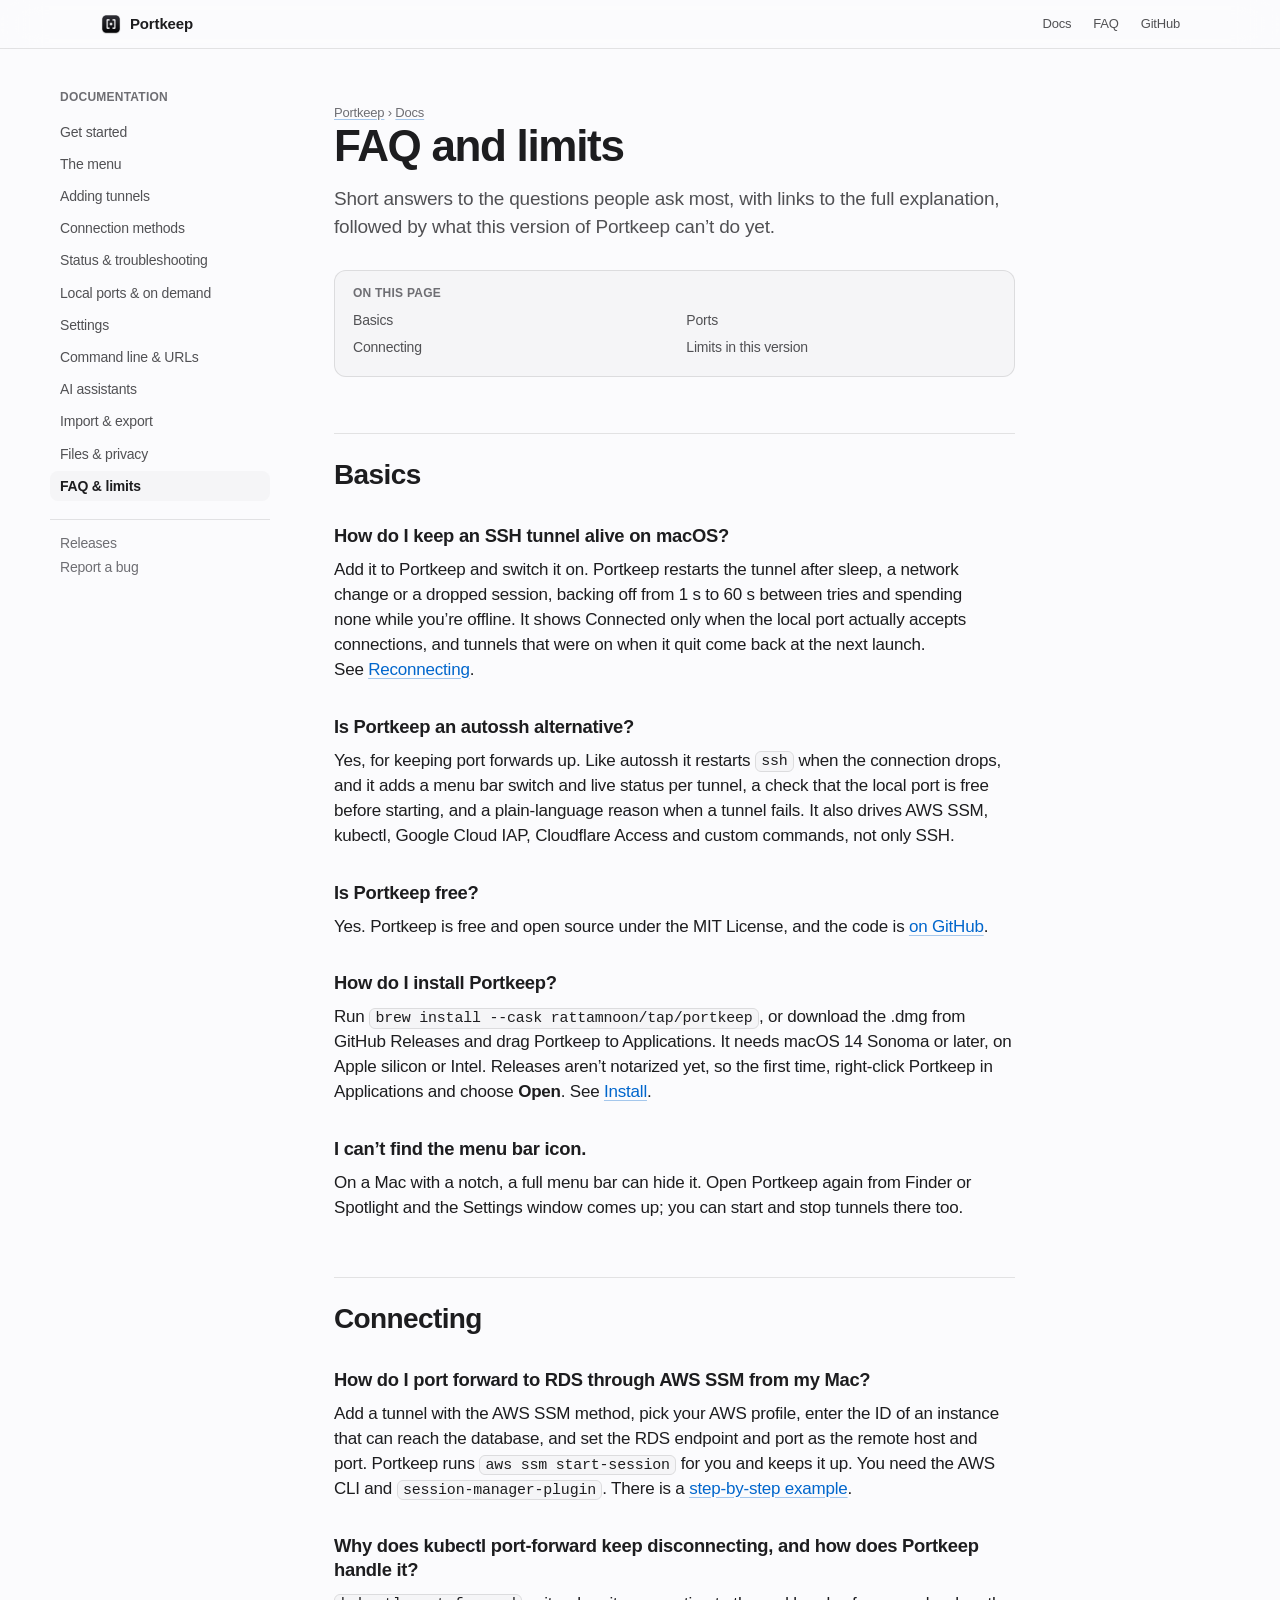
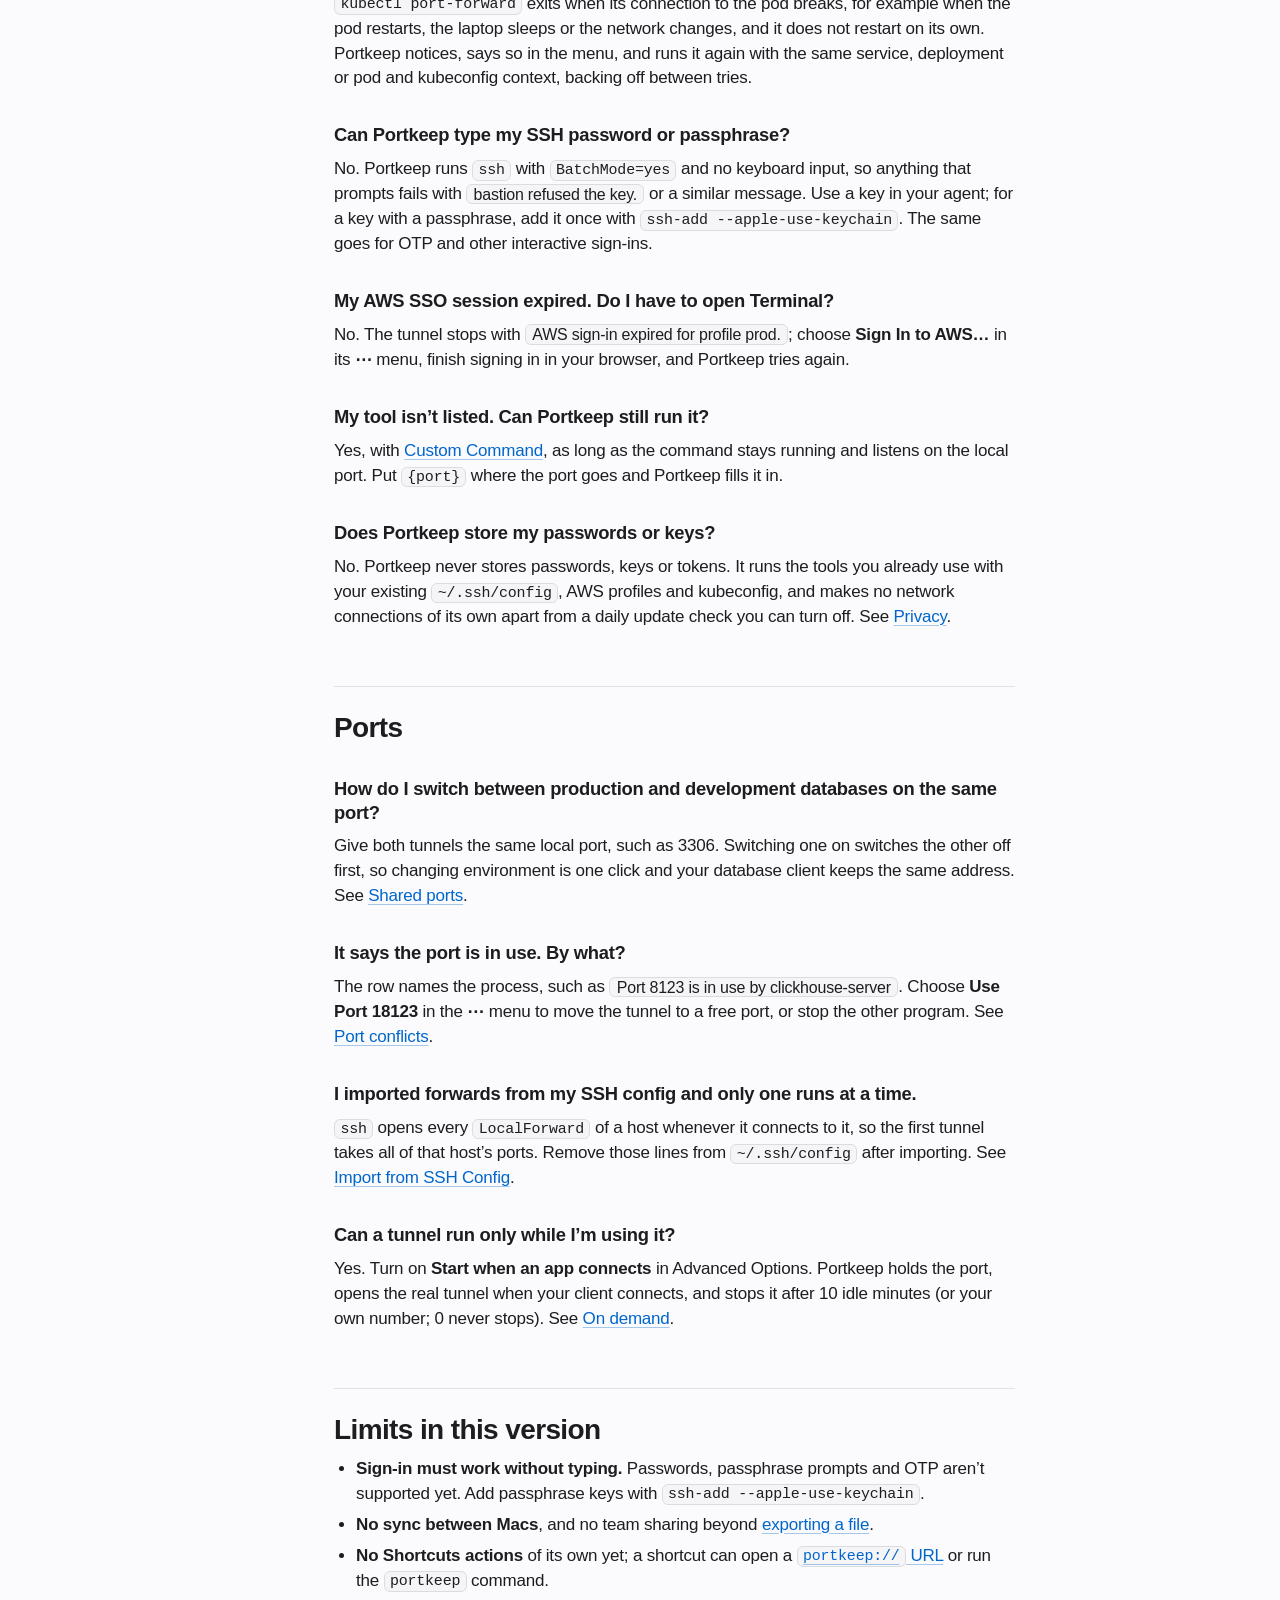
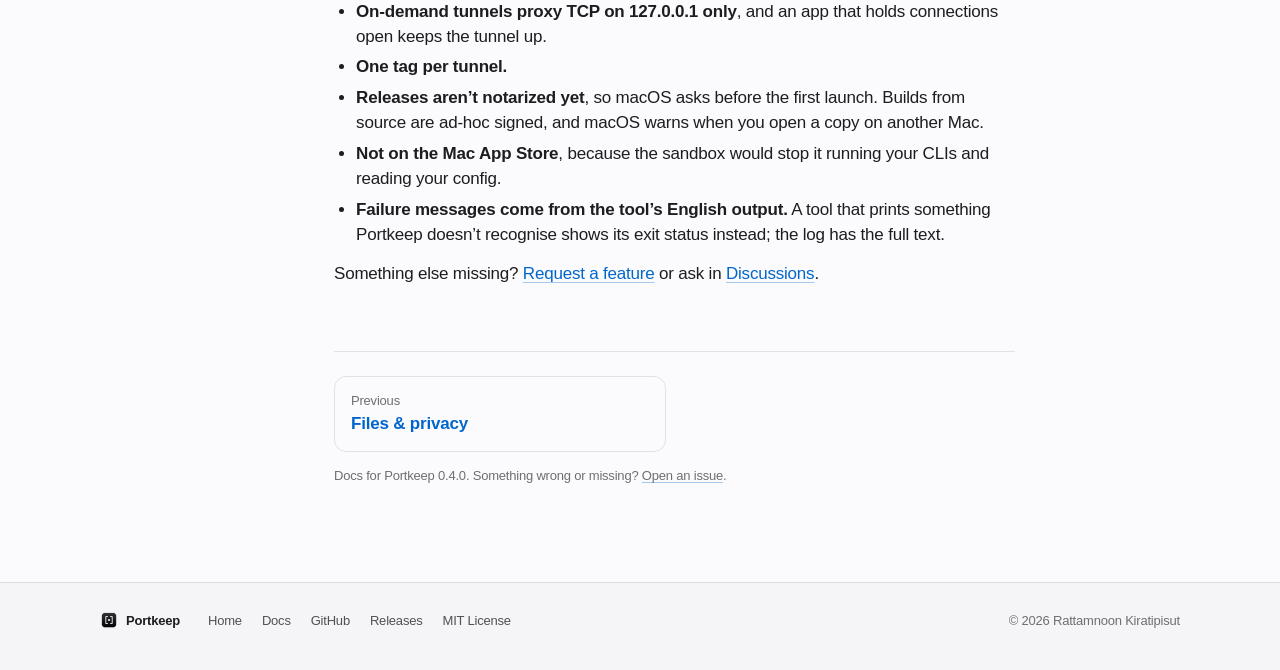
<file: site/docs/faq.html>
<!doctype html>
<html lang="en">
<head>
<meta charset="utf-8">
<meta name="viewport" content="width=device-width, initial-scale=1">
<title>FAQ &amp; limits — Portkeep docs</title>
<meta name="description" content="Answers to common questions about Portkeep, from keeping SSH tunnels alive to switching environments on one port, and the limits of this version.">
<meta name="color-scheme" content="light dark">
<meta name="theme-color" content="#fbfbfd" media="(prefers-color-scheme: light)">
<meta name="theme-color" content="#000000" media="(prefers-color-scheme: dark)">
<link rel="canonical" href="https://portkeep.rattamnoon.com/docs/faq.html">
<link rel="icon" type="image/png" href="../assets/favicon.png">
<link rel="apple-touch-icon" href="../assets/apple-touch-icon.png">
<meta property="og:type" content="article">
<meta property="og:site_name" content="Portkeep">
<meta property="og:title" content="FAQ &amp; limits — Portkeep docs">
<meta property="og:description" content="Answers to common questions about Portkeep, from keeping SSH tunnels alive to switching environments on one port, and the limits of this version.">
<meta property="og:url" content="https://portkeep.rattamnoon.com/docs/faq.html">
<meta property="og:image" content="https://portkeep.rattamnoon.com/assets/og.png">
<meta property="og:image:width" content="1200">
<meta property="og:image:height" content="630">
<meta property="og:image:alt" content="The Portkeep icon beside the name and tagline">
<meta property="og:locale" content="en_US">
<meta name="twitter:card" content="summary_large_image">
<meta name="twitter:title" content="FAQ &amp; limits — Portkeep docs">
<meta name="twitter:description" content="Answers to common questions about Portkeep, from keeping SSH tunnels alive to switching environments on one port, and the limits of this version.">
<meta name="twitter:image" content="https://portkeep.rattamnoon.com/assets/og.png">
<meta name="author" content="Rattamnoon Kiratipisut">
<link rel="stylesheet" href="../assets/style.css">
<link rel="stylesheet" href="../assets/docs.css">
<script type="application/ld+json">
{
 "@context": "https://schema.org",
 "@graph": [
  {
   "@type": "TechArticle",
   "@id": "https://portkeep.rattamnoon.com/docs/faq.html#article",
   "headline": "FAQ and limits",
   "description": "Answers to common questions about Portkeep, from keeping SSH tunnels alive to switching environments on one port, and the limits of this version.",
   "url": "https://portkeep.rattamnoon.com/docs/faq.html",
   "mainEntityOfPage": "https://portkeep.rattamnoon.com/docs/faq.html",
   "inLanguage": "en",
   "image": "https://portkeep.rattamnoon.com/assets/og.png",
   "dateModified": "2026-10-17",
   "author": {
    "@type": "Person",
    "name": "Rattamnoon Kiratipisut",
    "url": "https://github.com/rattamnoon"
   },
   "about": {
    "@id": "https://portkeep.rattamnoon.com/#app"
   },
   "isPartOf": {
    "@type": "WebSite",
    "name": "Portkeep",
    "url": "https://portkeep.rattamnoon.com/"
   }
  },
  {
   "@type": "BreadcrumbList",
   "itemListElement": [
    {
     "@type": "ListItem",
     "position": 1,
     "name": "Portkeep",
     "item": "https://portkeep.rattamnoon.com/"
    },
    {
     "@type": "ListItem",
     "position": 2,
     "name": "Docs",
     "item": "https://portkeep.rattamnoon.com/docs/"
    },
    {
     "@type": "ListItem",
     "position": 3,
     "name": "FAQ & limits",
     "item": "https://portkeep.rattamnoon.com/docs/faq.html"
    }
   ]
  }
 ]
}
</script>
</head>
<body>
<svg width="0" height="0" class="sprite" aria-hidden="true" focusable="false">
  <symbol id="i-copy" viewBox="0 0 20 20"><rect x="7" y="7" width="9.5" height="9.5" rx="2"/><path d="M13 7V5.5A2 2 0 0 0 11 3.5H5.5a2 2 0 0 0-2 2V11a2 2 0 0 0 2 2H7"/></symbol>
  <symbol id="i-check" viewBox="0 0 20 20"><path d="M4.5 10.5l3.5 3.5 7.5-8"/></symbol>
  <symbol id="i-menu" viewBox="0 0 20 20"><path d="M3.5 6h13M3.5 10h13M3.5 14h13"/></symbol>
</svg>

<header class="bar">
  <nav class="bar-inner" aria-label="Site">
    <a class="bar-brand" href="../" aria-label="Portkeep home"><img src="../assets/favicon.png" width="22" height="22" alt=""> Portkeep</a>
    <div class="bar-links">
      <a class="hide-narrow" href="./">Docs</a>
      <a class="hide-narrow" href="../#faq">FAQ</a>
      <a href="https://github.com/rattamnoon/portkeep">GitHub</a>
      <button class="nav-toggle" type="button" aria-controls="docs-nav" aria-expanded="false"><svg class="ico" aria-hidden="true"><use href="#i-menu"/></svg>Docs menu</button>
    </div>
  </nav>
</header>

<div class="docs">
  <nav class="side" id="docs-nav" aria-label="Docs">
    <p class="side-title">Documentation</p>
    <ol>
      <li><a href="./">Get started</a></li>
      <li><a href="menu.html">The menu</a></li>
      <li><a href="tunnels.html">Adding tunnels</a></li>
      <li><a href="methods.html">Connection methods</a></li>
      <li><a href="status.html">Status &amp; troubleshooting</a></li>
      <li><a href="ports.html">Local ports &amp; on demand</a></li>
      <li><a href="settings.html">Settings</a></li>
      <li><a href="automation.html">Command line &amp; URLs</a></li>
      <li><a href="ai.html">AI assistants</a></li>
      <li><a href="import-export.html">Import &amp; export</a></li>
      <li><a href="data.html">Files &amp; privacy</a></li>
      <li><a href="faq.html" aria-current="page">FAQ &amp; limits</a></li>
    </ol>
    <div class="side-foot">
      <a href="https://github.com/rattamnoon/portkeep/releases">Releases</a>
      <a href="https://github.com/rattamnoon/portkeep/issues/new?template=bug_report.yml">Report a bug</a>
    </div>
  </nav>

  <main class="doc" id="main">
  <p class="crumbs"><a href="../">Portkeep</a> › <a href="./">Docs</a></p>
  <h1>FAQ and limits</h1>
  <p class="lede">Short answers to the questions people ask most, with links to the full explanation, followed by what this version of Portkeep can’t do yet.</p>
  <nav class="toc" aria-label="On this page">
    <p>On this page</p>
    <ol>
      <li><a href="#basics">Basics</a></li>
      <li><a href="#connecting">Connecting</a></li>
      <li><a href="#ports">Ports</a></li>
      <li><a href="#limits">Limits in this version</a></li>
    </ol>
  </nav>

<h2 id="basics">Basics<a class="anchor" href="#basics" aria-label="Link to this section">#</a></h2>

<h3 id="keep-alive">How do I keep an SSH tunnel alive on macOS?<a class="anchor" href="#keep-alive" aria-label="Link to this section">#</a></h3>
<p>Add it to Portkeep and switch it on. Portkeep restarts the tunnel after sleep, a network change or a dropped session, backing off from 1&nbsp;s to 60&nbsp;s between tries and spending none while you’re offline. It shows <em>Connected</em> only when the local port actually accepts connections, and tunnels that were on when it quit come back at the next launch. See <a href="status.html#reconnect">Reconnecting</a>.</p>

<h3 id="autossh">Is Portkeep an autossh alternative?<a class="anchor" href="#autossh" aria-label="Link to this section">#</a></h3>
<p>Yes, for keeping port forwards up. Like autossh it restarts <code>ssh</code> when the connection drops, and it adds a menu bar switch and live status per tunnel, a check that the local port is free before starting, and a plain-language reason when a tunnel fails. It also drives AWS SSM, kubectl, Google Cloud IAP, Cloudflare Access and custom commands, not only SSH.</p>

<h3 id="free">Is Portkeep free?<a class="anchor" href="#free" aria-label="Link to this section">#</a></h3>
<p>Yes. Portkeep is free and open source under the MIT License, and the code is <a href="https://github.com/rattamnoon/portkeep">on GitHub</a>.</p>

<h3 id="install">How do I install Portkeep?<a class="anchor" href="#install" aria-label="Link to this section">#</a></h3>
<p>Run <code>brew install --cask rattamnoon/tap/portkeep</code>, or download the .dmg from GitHub Releases and drag Portkeep to Applications. It needs macOS 14 Sonoma or later, on Apple silicon or Intel. Releases aren’t notarized yet, so the first time, right-click Portkeep in Applications and choose <span class="ui">Open</span>. See <a href="./#install">Install</a>.</p>

<h3 id="icon-hidden">I can’t find the menu bar icon.<a class="anchor" href="#icon-hidden" aria-label="Link to this section">#</a></h3>
<p>On a Mac with a notch, a full menu bar can hide it. Open Portkeep again from Finder or Spotlight and the Settings window comes up; you can start and stop tunnels there too.</p>

<h2 id="connecting">Connecting<a class="anchor" href="#connecting" aria-label="Link to this section">#</a></h2>

<h3 id="rds">How do I port forward to RDS through AWS SSM from my Mac?<a class="anchor" href="#rds" aria-label="Link to this section">#</a></h3>
<p>Add a tunnel with the AWS SSM method, pick your AWS profile, enter the ID of an instance that can reach the database, and set the RDS endpoint and port as the remote host and port. Portkeep runs <code>aws ssm start-session</code> for you and keeps it up. You need the AWS CLI and <code>session-manager-plugin</code>. There is a <a href="methods.html#ssm-example">step-by-step example</a>.</p>

<h3 id="kubectl">Why does kubectl port-forward keep disconnecting, and how does Portkeep handle it?<a class="anchor" href="#kubectl" aria-label="Link to this section">#</a></h3>
<p><code>kubectl port-forward</code> exits when its connection to the pod breaks, for example when the pod restarts, the laptop sleeps or the network changes, and it does not restart on its own. Portkeep notices, says so in the menu, and runs it again with the same service, deployment or pod and kubeconfig context, backing off between tries.</p>

<h3 id="password">Can Portkeep type my SSH password or passphrase?<a class="anchor" href="#password" aria-label="Link to this section">#</a></h3>
<p>No. Portkeep runs <code>ssh</code> with <code>BatchMode=yes</code> and no keyboard input, so anything that prompts fails with <span class="msg">bastion refused the key.</span> or a similar message. Use a key in your agent; for a key with a passphrase, add it once with <code>ssh-add --apple-use-keychain</code>. The same goes for OTP and other interactive sign-ins.</p>

<h3 id="sso">My AWS SSO session expired. Do I have to open Terminal?<a class="anchor" href="#sso" aria-label="Link to this section">#</a></h3>
<p>No. The tunnel stops with <span class="msg">AWS sign-in expired for profile prod.</span>; choose <span class="ui">Sign In to AWS…</span> in its <span class="ui">⋯</span> menu, finish signing in in your browser, and Portkeep tries again.</p>

<h3 id="other-tool">My tool isn’t listed. Can Portkeep still run it?<a class="anchor" href="#other-tool" aria-label="Link to this section">#</a></h3>
<p>Yes, with <a href="methods.html#custom">Custom Command</a>, as long as the command stays running and listens on the local port. Put <code>{port}</code> where the port goes and Portkeep fills it in.</p>

<h3 id="password-store">Does Portkeep store my passwords or keys?<a class="anchor" href="#password-store" aria-label="Link to this section">#</a></h3>
<p>No. Portkeep never stores passwords, keys or tokens. It runs the tools you already use with your existing <code>~/.ssh/config</code>, AWS profiles and kubeconfig, and makes no network connections of its own apart from a daily update check you can turn off. See <a href="data.html#privacy">Privacy</a>.</p>

<h2 id="ports">Ports<a class="anchor" href="#ports" aria-label="Link to this section">#</a></h2>

<h3 id="same-port">How do I switch between production and development databases on the same port?<a class="anchor" href="#same-port" aria-label="Link to this section">#</a></h3>
<p>Give both tunnels the same local port, such as 3306. Switching one on switches the other off first, so changing environment is one click and your database client keeps the same address. See <a href="ports.html#shared-ports">Shared ports</a>.</p>

<h3 id="port-taken">It says the port is in use. By what?<a class="anchor" href="#port-taken" aria-label="Link to this section">#</a></h3>
<p>The row names the process, such as <span class="msg">Port 8123 is in use by clickhouse-server</span>. Choose <span class="ui">Use Port 18123</span> in the <span class="ui">⋯</span> menu to move the tunnel to a free port, or stop the other program. See <a href="ports.html#conflicts">Port conflicts</a>.</p>

<h3 id="ssh-config-forwards">I imported forwards from my SSH config and only one runs at a time.<a class="anchor" href="#ssh-config-forwards" aria-label="Link to this section">#</a></h3>
<p><code>ssh</code> opens every <code>LocalForward</code> of a host whenever it connects to it, so the first tunnel takes all of that host’s ports. Remove those lines from <code>~/.ssh/config</code> after importing. See <a href="import-export.html#ssh-config">Import from SSH Config</a>.</p>

<h3 id="idle">Can a tunnel run only while I’m using it?<a class="anchor" href="#idle" aria-label="Link to this section">#</a></h3>
<p>Yes. Turn on <span class="ui">Start when an app connects</span> in Advanced Options. Portkeep holds the port, opens the real tunnel when your client connects, and stops it after 10 idle minutes (or your own number; 0 never stops). See <a href="ports.html#on-demand">On demand</a>.</p>

<h2 id="limits">Limits in this version<a class="anchor" href="#limits" aria-label="Link to this section">#</a></h2>
<ul>
  <li><strong>Sign-in must work without typing.</strong> Passwords, passphrase prompts and OTP aren’t supported yet. Add passphrase keys with <code>ssh-add --apple-use-keychain</code>.</li>
  <li><strong>No sync between Macs</strong>, and no team sharing beyond <a href="import-export.html">exporting a file</a>.</li>
  <li><strong>No Shortcuts actions</strong> of its own yet; a shortcut can open a <a href="automation.html#urls"><code>portkeep://</code> URL</a> or run the <code>portkeep</code> command.</li>
  <li><strong>On-demand tunnels proxy TCP on 127.0.0.1 only</strong>, and an app that holds connections open keeps the tunnel up.</li>
  <li><strong>One tag per tunnel.</strong></li>
  <li><strong>Releases aren’t notarized yet</strong>, so macOS asks before the first launch. Builds from source are ad-hoc signed, and macOS warns when you open a copy on another Mac.</li>
  <li><strong>Not on the Mac App Store</strong>, because the sandbox would stop it running your CLIs and reading your config.</li>
  <li><strong>Failure messages come from the tool’s English output.</strong> A tool that prints something Portkeep doesn’t recognise shows its exit status instead; the log has the full text.</li>
</ul>
<p>Something else missing? <a href="https://github.com/rattamnoon/portkeep/issues/new?template=feature_request.yml">Request a feature</a> or ask in <a href="https://github.com/rattamnoon/portkeep/discussions">Discussions</a>.</p>

  <nav class="pager" aria-label="Previous and next pages">
    <a class="prev" href="data.html" rel="prev"><span>Previous</span><strong>Files &amp; privacy</strong></a>
  </nav>
  <p class="edit">Docs for Portkeep 0.4.0. Something wrong or missing? <a href="https://github.com/rattamnoon/portkeep/issues/new?template=bug_report.yml">Open an issue</a>.</p>
  </main>
</div>

<footer class="foot">
  <div class="wrap foot-inner">
    <span class="foot-brand"><img src="../assets/favicon.png" width="18" height="18" alt=""> Portkeep</span>
    <nav class="foot-links" aria-label="Footer">
      <a href="../">Home</a>
      <a href="./">Docs</a>
      <a href="https://github.com/rattamnoon/portkeep">GitHub</a>
      <a href="https://github.com/rattamnoon/portkeep/releases">Releases</a>
      <a href="https://github.com/rattamnoon/portkeep/blob/main/LICENSE">MIT License</a>
    </nav>
    <p class="foot-copy">© 2026 Rattamnoon Kiratipisut</p>
  </div>
</footer>

<script>
  (function () {
    var root = document.documentElement;
    root.classList.add('js');
    var toggle = document.querySelector('.nav-toggle');
    var side = document.getElementById('docs-nav');
    toggle.addEventListener('click', function () {
      var open = side.classList.toggle('open');
      toggle.setAttribute('aria-expanded', open ? 'true' : 'false');
    });
    document.querySelectorAll('.code').forEach(function (block) {
      if (!navigator.clipboard) return;
      var button = document.createElement('button');
      button.type = 'button';
      button.className = 'code-copy';
      button.innerHTML = '<svg class="ico" aria-hidden="true"><use href="#i-copy"/></svg><span>Copy</span>';
      var label = button.querySelector('span');
      var timer;
      button.addEventListener('click', function () {
        var text = block.querySelector('code').innerText.replace(/\n$/, '');
        navigator.clipboard.writeText(text).then(function () {
          button.classList.add('is-done');
          label.textContent = 'Copied';
          clearTimeout(timer);
          timer = setTimeout(function () { button.classList.remove('is-done'); label.textContent = 'Copy'; }, 2000);
        });
      });
      block.appendChild(button);
    });
  })();
</script>
</body>
</html>
</file>
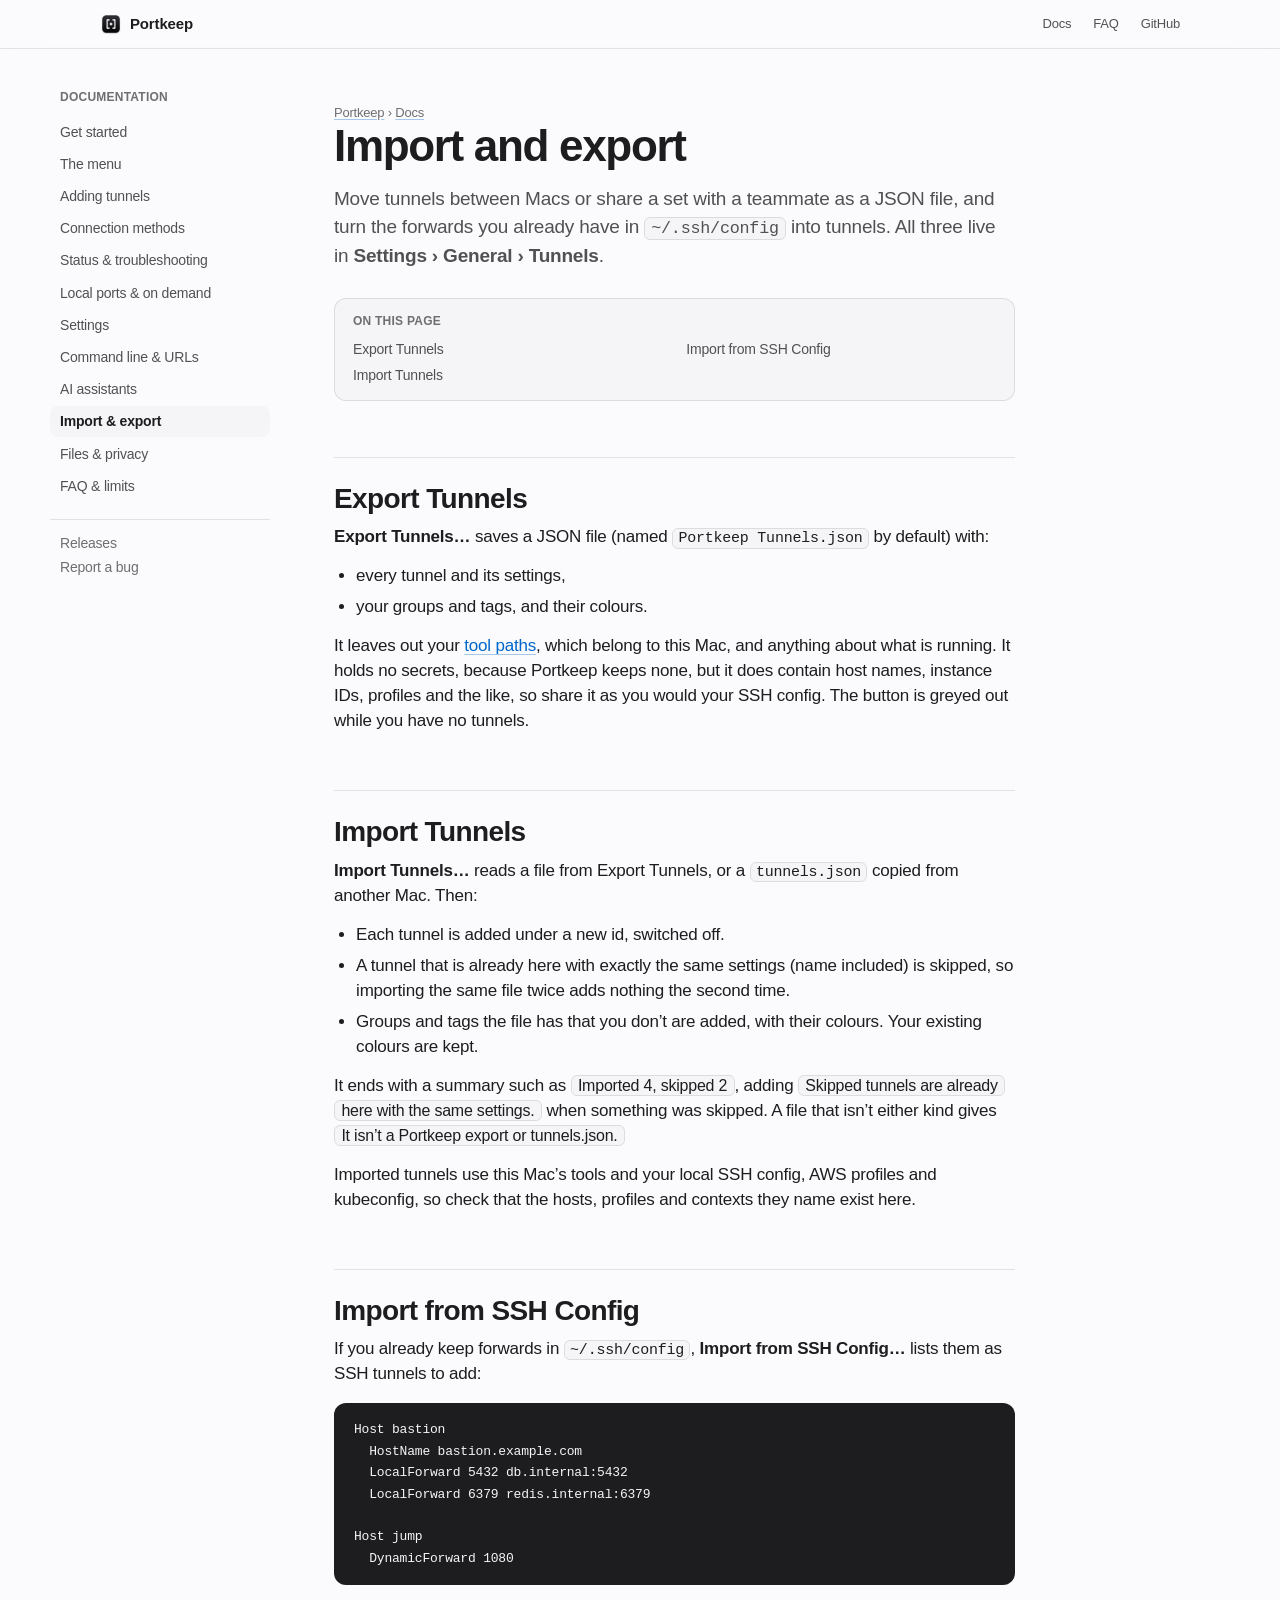
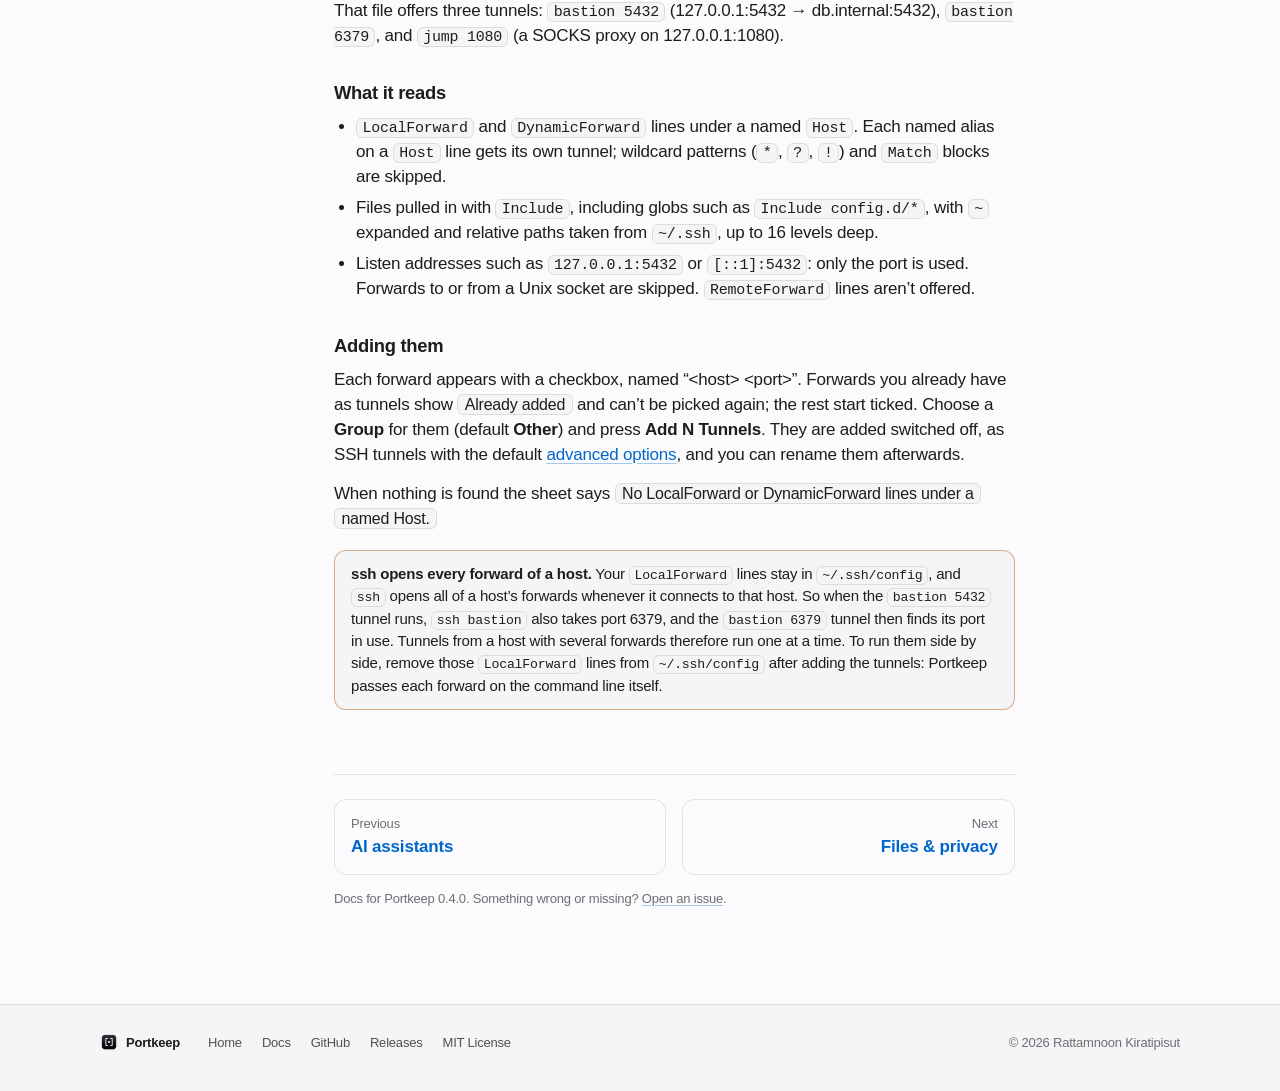
<file: site/docs/import-export.html>
<!doctype html>
<html lang="en">
<head>
<meta charset="utf-8">
<meta name="viewport" content="width=device-width, initial-scale=1">
<title>Import &amp; export — Portkeep docs</title>
<meta name="description" content="Back up or move Portkeep tunnels with Export and Import Tunnels, and turn LocalForward and DynamicForward lines in ~/.ssh/config into tunnels.">
<meta name="color-scheme" content="light dark">
<meta name="theme-color" content="#fbfbfd" media="(prefers-color-scheme: light)">
<meta name="theme-color" content="#000000" media="(prefers-color-scheme: dark)">
<link rel="canonical" href="https://portkeep.rattamnoon.com/docs/import-export.html">
<link rel="icon" type="image/png" href="../assets/favicon.png">
<link rel="apple-touch-icon" href="../assets/apple-touch-icon.png">
<meta property="og:type" content="article">
<meta property="og:site_name" content="Portkeep">
<meta property="og:title" content="Import &amp; export — Portkeep docs">
<meta property="og:description" content="Back up or move Portkeep tunnels with Export and Import Tunnels, and turn LocalForward and DynamicForward lines in ~/.ssh/config into tunnels.">
<meta property="og:url" content="https://portkeep.rattamnoon.com/docs/import-export.html">
<meta property="og:image" content="https://portkeep.rattamnoon.com/assets/og.png">
<meta property="og:image:width" content="1200">
<meta property="og:image:height" content="630">
<meta property="og:image:alt" content="The Portkeep icon beside the name and tagline">
<meta property="og:locale" content="en_US">
<meta name="twitter:card" content="summary_large_image">
<meta name="twitter:title" content="Import &amp; export — Portkeep docs">
<meta name="twitter:description" content="Back up or move Portkeep tunnels with Export and Import Tunnels, and turn LocalForward and DynamicForward lines in ~/.ssh/config into tunnels.">
<meta name="twitter:image" content="https://portkeep.rattamnoon.com/assets/og.png">
<meta name="author" content="Rattamnoon Kiratipisut">
<link rel="stylesheet" href="../assets/style.css">
<link rel="stylesheet" href="../assets/docs.css">
<script type="application/ld+json">
{
 "@context": "https://schema.org",
 "@graph": [
  {
   "@type": "TechArticle",
   "@id": "https://portkeep.rattamnoon.com/docs/import-export.html#article",
   "headline": "Import and export",
   "description": "Back up or move Portkeep tunnels with Export and Import Tunnels, and turn LocalForward and DynamicForward lines in ~/.ssh/config into tunnels.",
   "url": "https://portkeep.rattamnoon.com/docs/import-export.html",
   "mainEntityOfPage": "https://portkeep.rattamnoon.com/docs/import-export.html",
   "inLanguage": "en",
   "image": "https://portkeep.rattamnoon.com/assets/og.png",
   "dateModified": "2026-10-17",
   "author": {
    "@type": "Person",
    "name": "Rattamnoon Kiratipisut",
    "url": "https://github.com/rattamnoon"
   },
   "about": {
    "@id": "https://portkeep.rattamnoon.com/#app"
   },
   "isPartOf": {
    "@type": "WebSite",
    "name": "Portkeep",
    "url": "https://portkeep.rattamnoon.com/"
   }
  },
  {
   "@type": "BreadcrumbList",
   "itemListElement": [
    {
     "@type": "ListItem",
     "position": 1,
     "name": "Portkeep",
     "item": "https://portkeep.rattamnoon.com/"
    },
    {
     "@type": "ListItem",
     "position": 2,
     "name": "Docs",
     "item": "https://portkeep.rattamnoon.com/docs/"
    },
    {
     "@type": "ListItem",
     "position": 3,
     "name": "Import & export",
     "item": "https://portkeep.rattamnoon.com/docs/import-export.html"
    }
   ]
  }
 ]
}
</script>
</head>
<body>
<svg width="0" height="0" class="sprite" aria-hidden="true" focusable="false">
  <symbol id="i-copy" viewBox="0 0 20 20"><rect x="7" y="7" width="9.5" height="9.5" rx="2"/><path d="M13 7V5.5A2 2 0 0 0 11 3.5H5.5a2 2 0 0 0-2 2V11a2 2 0 0 0 2 2H7"/></symbol>
  <symbol id="i-check" viewBox="0 0 20 20"><path d="M4.5 10.5l3.5 3.5 7.5-8"/></symbol>
  <symbol id="i-menu" viewBox="0 0 20 20"><path d="M3.5 6h13M3.5 10h13M3.5 14h13"/></symbol>
</svg>

<header class="bar">
  <nav class="bar-inner" aria-label="Site">
    <a class="bar-brand" href="../" aria-label="Portkeep home"><img src="../assets/favicon.png" width="22" height="22" alt=""> Portkeep</a>
    <div class="bar-links">
      <a class="hide-narrow" href="./">Docs</a>
      <a class="hide-narrow" href="../#faq">FAQ</a>
      <a href="https://github.com/rattamnoon/portkeep">GitHub</a>
      <button class="nav-toggle" type="button" aria-controls="docs-nav" aria-expanded="false"><svg class="ico" aria-hidden="true"><use href="#i-menu"/></svg>Docs menu</button>
    </div>
  </nav>
</header>

<div class="docs">
  <nav class="side" id="docs-nav" aria-label="Docs">
    <p class="side-title">Documentation</p>
    <ol>
      <li><a href="./">Get started</a></li>
      <li><a href="menu.html">The menu</a></li>
      <li><a href="tunnels.html">Adding tunnels</a></li>
      <li><a href="methods.html">Connection methods</a></li>
      <li><a href="status.html">Status &amp; troubleshooting</a></li>
      <li><a href="ports.html">Local ports &amp; on demand</a></li>
      <li><a href="settings.html">Settings</a></li>
      <li><a href="automation.html">Command line &amp; URLs</a></li>
      <li><a href="ai.html">AI assistants</a></li>
      <li><a href="import-export.html" aria-current="page">Import &amp; export</a></li>
      <li><a href="data.html">Files &amp; privacy</a></li>
      <li><a href="faq.html">FAQ &amp; limits</a></li>
    </ol>
    <div class="side-foot">
      <a href="https://github.com/rattamnoon/portkeep/releases">Releases</a>
      <a href="https://github.com/rattamnoon/portkeep/issues/new?template=bug_report.yml">Report a bug</a>
    </div>
  </nav>

  <main class="doc" id="main">
  <p class="crumbs"><a href="../">Portkeep</a> › <a href="./">Docs</a></p>
  <h1>Import and export</h1>
  <p class="lede">Move tunnels between Macs or share a set with a teammate as a JSON file, and turn the forwards you already have in <code>~/.ssh/config</code> into tunnels. All three live in <span class="ui">Settings › General › Tunnels</span>.</p>
  <nav class="toc" aria-label="On this page">
    <p>On this page</p>
    <ol>
      <li><a href="#export">Export Tunnels</a></li>
      <li><a href="#import">Import Tunnels</a></li>
      <li><a href="#ssh-config">Import from SSH Config</a></li>
    </ol>
  </nav>

<h2 id="export">Export Tunnels<a class="anchor" href="#export" aria-label="Link to this section">#</a></h2>
<p><span class="ui">Export Tunnels…</span> saves a JSON file (named <code>Portkeep Tunnels.json</code> by default) with:</p>
<ul>
  <li>every tunnel and its settings,</li>
  <li>your groups and tags, and their colours.</li>
</ul>
<p>It leaves out your <a href="settings.html#tools">tool paths</a>, which belong to this Mac, and anything about what is running. It holds no secrets, because Portkeep keeps none, but it does contain host names, instance IDs, profiles and the like, so share it as you would your SSH config. The button is greyed out while you have no tunnels.</p>

<h2 id="import">Import Tunnels<a class="anchor" href="#import" aria-label="Link to this section">#</a></h2>
<p><span class="ui">Import Tunnels…</span> reads a file from Export Tunnels, or a <code>tunnels.json</code> copied from another Mac. Then:</p>
<ul>
  <li>Each tunnel is added under a new id, switched off.</li>
  <li>A tunnel that is already here with exactly the same settings (name included) is skipped, so importing the same file twice adds nothing the second time.</li>
  <li>Groups and tags the file has that you don’t are added, with their colours. Your existing colours are kept.</li>
</ul>
<p>It ends with a summary such as <span class="msg">Imported 4, skipped 2</span>, adding <span class="msg">Skipped tunnels are already here with the same settings.</span> when something was skipped. A file that isn’t either kind gives <span class="msg">It isn’t a Portkeep export or tunnels.json.</span></p>
<p>Imported tunnels use this Mac’s tools and your local SSH config, AWS profiles and kubeconfig, so check that the hosts, profiles and contexts they name exist here.</p>

<h2 id="ssh-config">Import from SSH Config<a class="anchor" href="#ssh-config" aria-label="Link to this section">#</a></h2>
<p>If you already keep forwards in <code>~/.ssh/config</code>, <span class="ui">Import from SSH Config…</span> lists them as SSH tunnels to add:</p>
<div class="code"><pre><code>Host bastion
  HostName bastion.example.com
  LocalForward 5432 db.internal:5432
  LocalForward 6379 redis.internal:6379

Host jump
  DynamicForward 1080</code></pre></div>
<p>That file offers three tunnels: <code>bastion 5432</code> (127.0.0.1:5432 → db.internal:5432), <code>bastion 6379</code>, and <code>jump 1080</code> (a SOCKS proxy on 127.0.0.1:1080).</p>
<h3 id="ssh-config-rules">What it reads<a class="anchor" href="#ssh-config-rules" aria-label="Link to this section">#</a></h3>
<ul>
  <li><code>LocalForward</code> and <code>DynamicForward</code> lines under a named <code>Host</code>. Each named alias on a <code>Host</code> line gets its own tunnel; wildcard patterns (<code>*</code>, <code>?</code>, <code>!</code>) and <code>Match</code> blocks are skipped.</li>
  <li>Files pulled in with <code>Include</code>, including globs such as <code>Include config.d/*</code>, with <code>~</code> expanded and relative paths taken from <code>~/.ssh</code>, up to 16 levels deep.</li>
  <li>Listen addresses such as <code>127.0.0.1:5432</code> or <code>[::1]:5432</code>: only the port is used. Forwards to or from a Unix socket are skipped. <code>RemoteForward</code> lines aren’t offered.</li>
</ul>
<h3 id="ssh-config-adding">Adding them<a class="anchor" href="#ssh-config-adding" aria-label="Link to this section">#</a></h3>
<p>Each forward appears with a checkbox, named “&lt;host&gt; &lt;port&gt;”. Forwards you already have as tunnels show <span class="msg">Already added</span> and can’t be picked again; the rest start ticked. Choose a <span class="ui">Group</span> for them (default <span class="ui">Other</span>) and press <span class="ui">Add N Tunnels</span>. They are added switched off, as SSH tunnels with the default <a href="methods.html#ssh-advanced">advanced options</a>, and you can rename them afterwards.</p>
<p>When nothing is found the sheet says <span class="msg">No LocalForward or DynamicForward lines under a named Host.</span></p>

<div class="note warn"><p><strong>ssh opens every forward of a host.</strong> Your <code>LocalForward</code> lines stay in <code>~/.ssh/config</code>, and <code>ssh</code> opens all of a host’s forwards whenever it connects to that host. So when the <code>bastion 5432</code> tunnel runs, <code>ssh bastion</code> also takes port 6379, and the <code>bastion 6379</code> tunnel then finds its port in use. Tunnels from a host with several forwards therefore run one at a time. To run them side by side, remove those <code>LocalForward</code> lines from <code>~/.ssh/config</code> after adding the tunnels: Portkeep passes each forward on the command line itself.</p></div>

  <nav class="pager" aria-label="Previous and next pages">
    <a class="prev" href="ai.html" rel="prev"><span>Previous</span><strong>AI assistants</strong></a>
    <a class="next" href="data.html" rel="next"><span>Next</span><strong>Files &amp; privacy</strong></a>
  </nav>
  <p class="edit">Docs for Portkeep 0.4.0. Something wrong or missing? <a href="https://github.com/rattamnoon/portkeep/issues/new?template=bug_report.yml">Open an issue</a>.</p>
  </main>
</div>

<footer class="foot">
  <div class="wrap foot-inner">
    <span class="foot-brand"><img src="../assets/favicon.png" width="18" height="18" alt=""> Portkeep</span>
    <nav class="foot-links" aria-label="Footer">
      <a href="../">Home</a>
      <a href="./">Docs</a>
      <a href="https://github.com/rattamnoon/portkeep">GitHub</a>
      <a href="https://github.com/rattamnoon/portkeep/releases">Releases</a>
      <a href="https://github.com/rattamnoon/portkeep/blob/main/LICENSE">MIT License</a>
    </nav>
    <p class="foot-copy">© 2026 Rattamnoon Kiratipisut</p>
  </div>
</footer>

<script>
  (function () {
    var root = document.documentElement;
    root.classList.add('js');
    var toggle = document.querySelector('.nav-toggle');
    var side = document.getElementById('docs-nav');
    toggle.addEventListener('click', function () {
      var open = side.classList.toggle('open');
      toggle.setAttribute('aria-expanded', open ? 'true' : 'false');
    });
    document.querySelectorAll('.code').forEach(function (block) {
      if (!navigator.clipboard) return;
      var button = document.createElement('button');
      button.type = 'button';
      button.className = 'code-copy';
      button.innerHTML = '<svg class="ico" aria-hidden="true"><use href="#i-copy"/></svg><span>Copy</span>';
      var label = button.querySelector('span');
      var timer;
      button.addEventListener('click', function () {
        var text = block.querySelector('code').innerText.replace(/\n$/, '');
        navigator.clipboard.writeText(text).then(function () {
          button.classList.add('is-done');
          label.textContent = 'Copied';
          clearTimeout(timer);
          timer = setTimeout(function () { button.classList.remove('is-done'); label.textContent = 'Copy'; }, 2000);
        });
      });
      block.appendChild(button);
    });
  })();
</script>
</body>
</html>
</file>
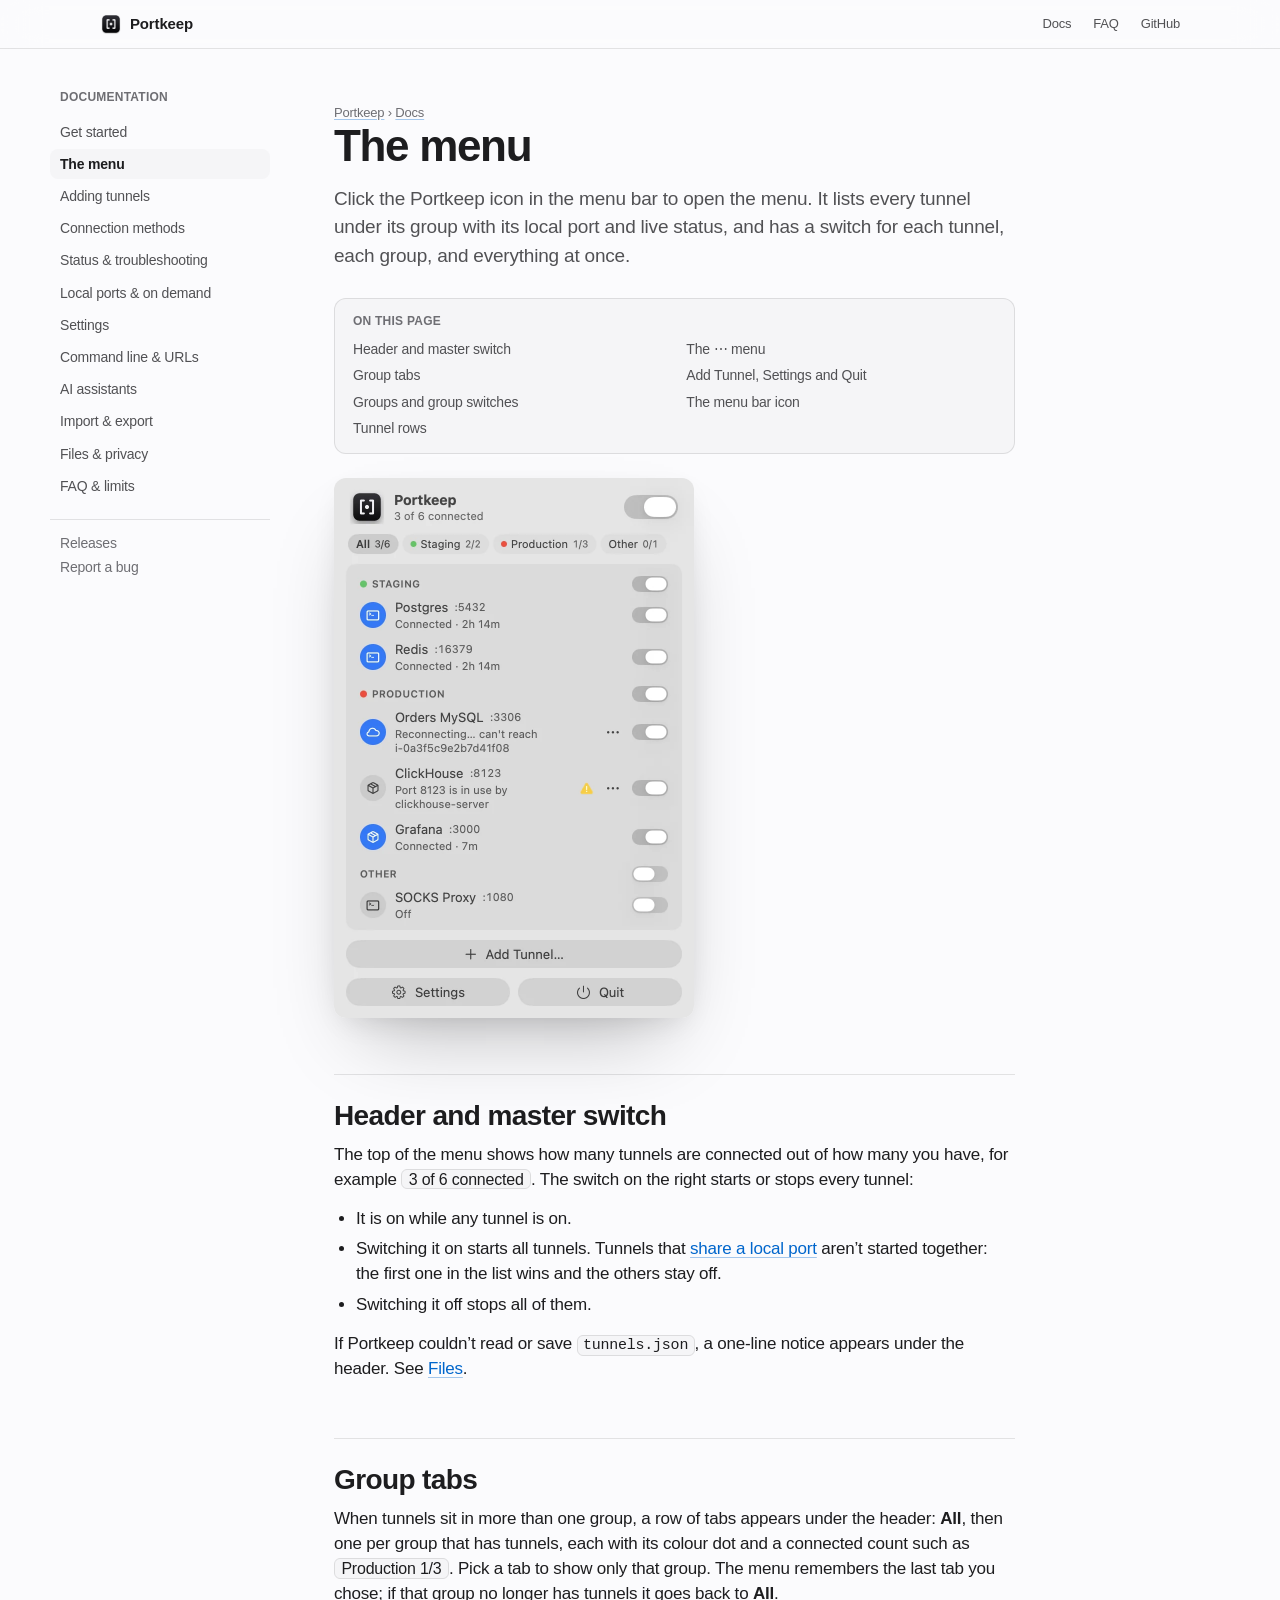
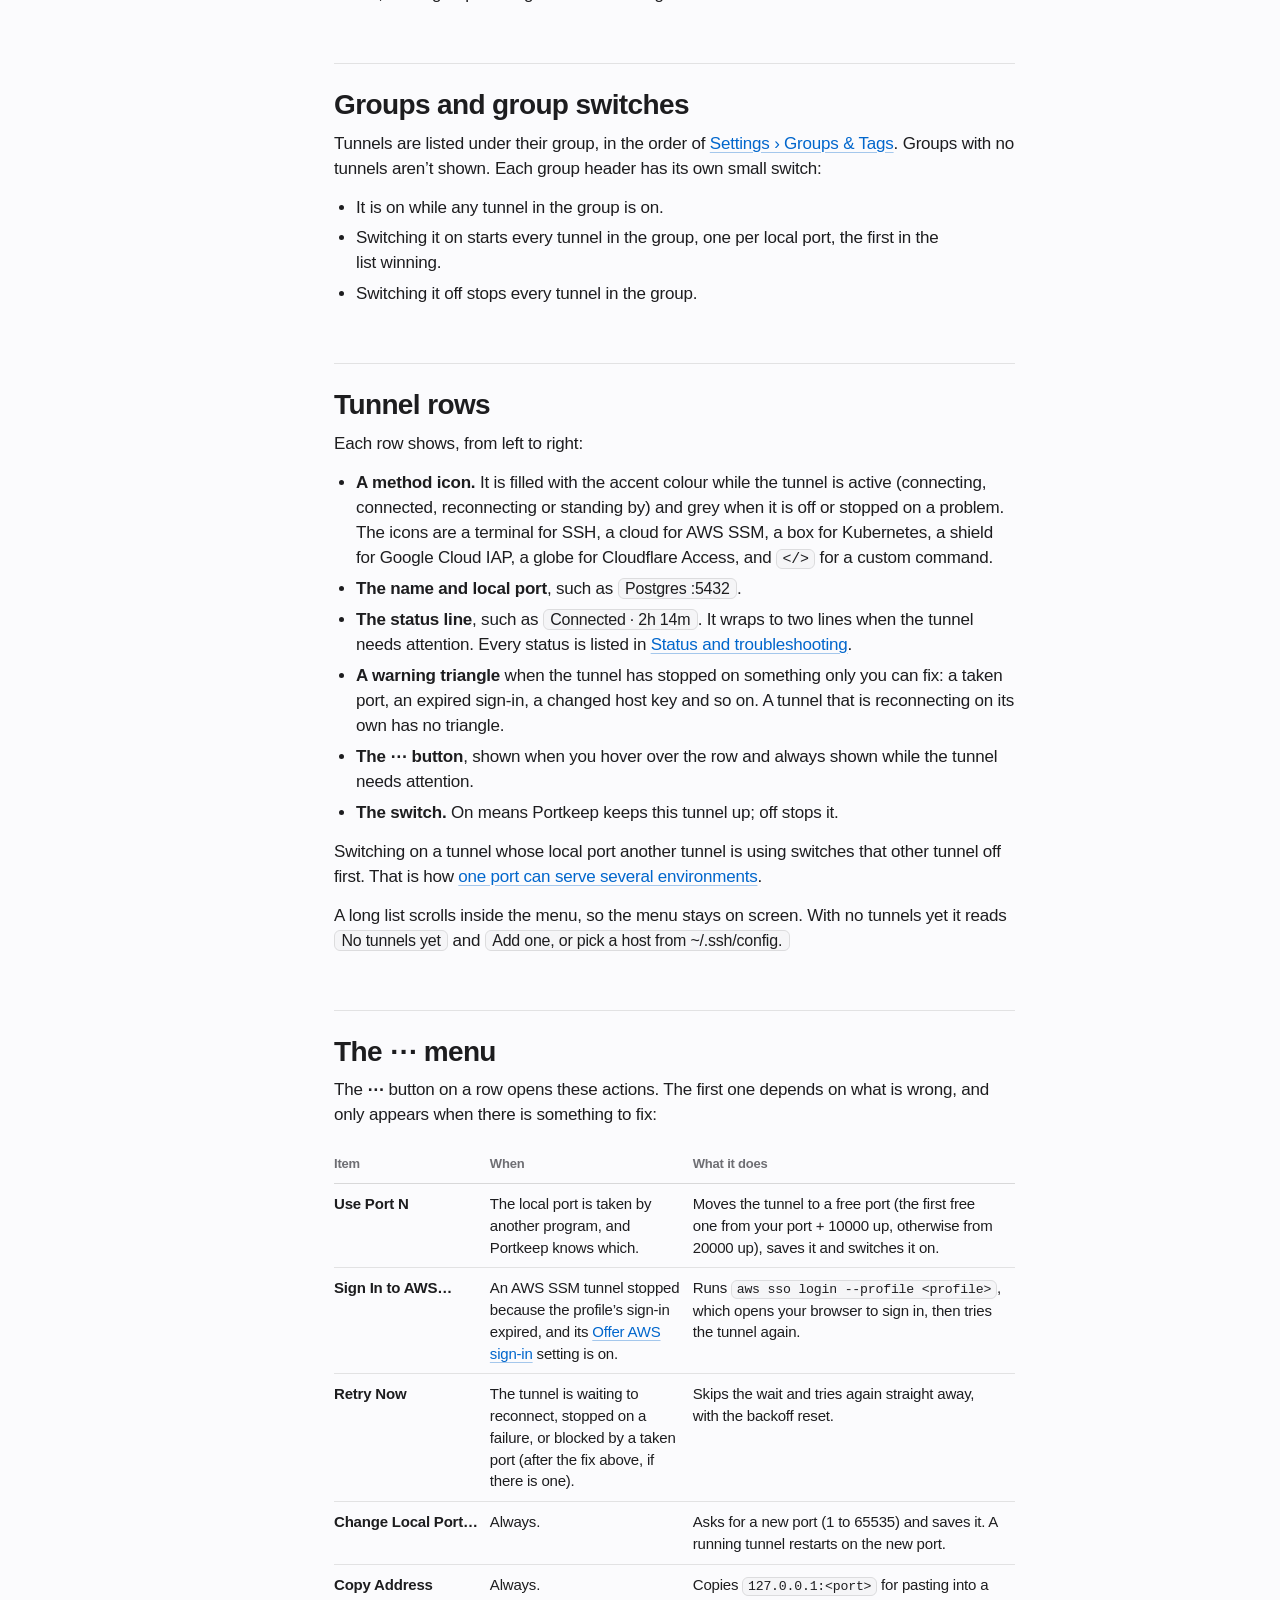
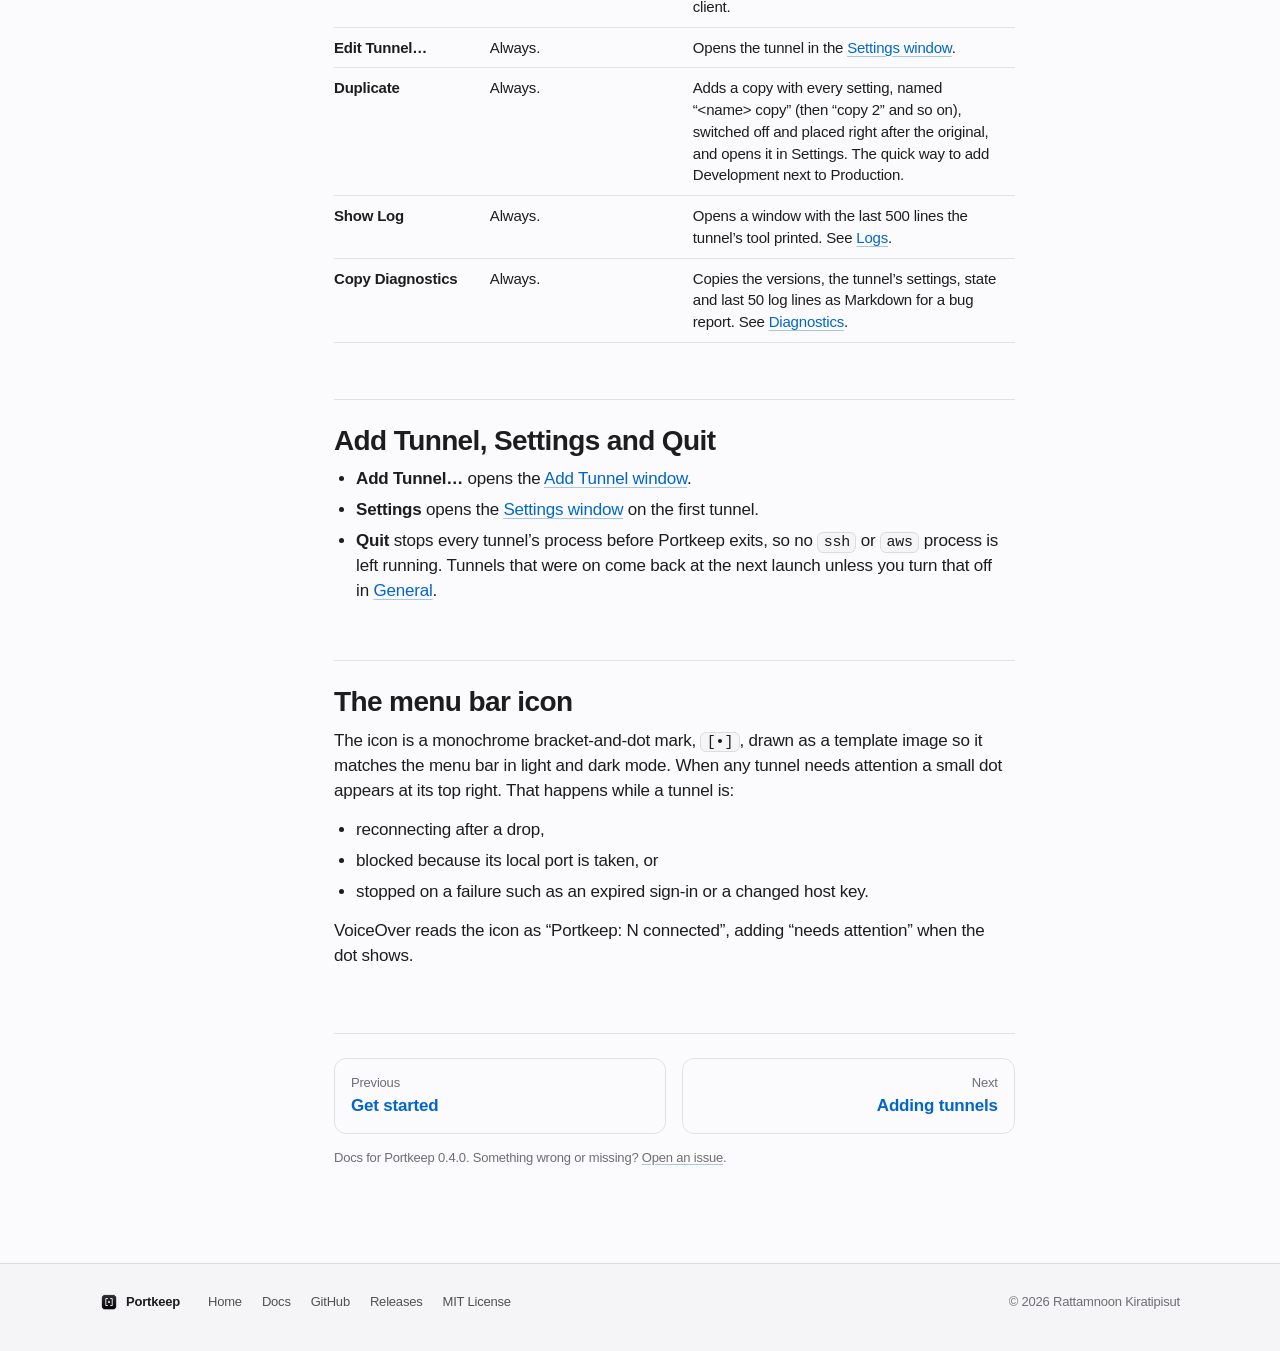
<file: site/docs/menu.html>
<!doctype html>
<html lang="en">
<head>
<meta charset="utf-8">
<meta name="viewport" content="width=device-width, initial-scale=1">
<title>The menu — Portkeep docs</title>
<meta name="description" content="What everything in the Portkeep menu does: the master switch, group tabs and switches, tunnel rows and their status, the ⋯ actions, and the menu bar icon&#x27;s attention dot.">
<meta name="color-scheme" content="light dark">
<meta name="theme-color" content="#fbfbfd" media="(prefers-color-scheme: light)">
<meta name="theme-color" content="#000000" media="(prefers-color-scheme: dark)">
<link rel="canonical" href="https://portkeep.rattamnoon.com/docs/menu.html">
<link rel="icon" type="image/png" href="../assets/favicon.png">
<link rel="apple-touch-icon" href="../assets/apple-touch-icon.png">
<meta property="og:type" content="article">
<meta property="og:site_name" content="Portkeep">
<meta property="og:title" content="The menu — Portkeep docs">
<meta property="og:description" content="What everything in the Portkeep menu does: the master switch, group tabs and switches, tunnel rows and their status, the ⋯ actions, and the menu bar icon&#x27;s attention dot.">
<meta property="og:url" content="https://portkeep.rattamnoon.com/docs/menu.html">
<meta property="og:image" content="https://portkeep.rattamnoon.com/assets/og.png">
<meta property="og:image:width" content="1200">
<meta property="og:image:height" content="630">
<meta property="og:image:alt" content="The Portkeep icon beside the name and tagline">
<meta property="og:locale" content="en_US">
<meta name="twitter:card" content="summary_large_image">
<meta name="twitter:title" content="The menu — Portkeep docs">
<meta name="twitter:description" content="What everything in the Portkeep menu does: the master switch, group tabs and switches, tunnel rows and their status, the ⋯ actions, and the menu bar icon&#x27;s attention dot.">
<meta name="twitter:image" content="https://portkeep.rattamnoon.com/assets/og.png">
<meta name="author" content="Rattamnoon Kiratipisut">
<link rel="stylesheet" href="../assets/style.css">
<link rel="stylesheet" href="../assets/docs.css">
<script type="application/ld+json">
{
 "@context": "https://schema.org",
 "@graph": [
  {
   "@type": "TechArticle",
   "@id": "https://portkeep.rattamnoon.com/docs/menu.html#article",
   "headline": "The menu",
   "description": "What everything in the Portkeep menu does: the master switch, group tabs and switches, tunnel rows and their status, the ⋯ actions, and the menu bar icon's attention dot.",
   "url": "https://portkeep.rattamnoon.com/docs/menu.html",
   "mainEntityOfPage": "https://portkeep.rattamnoon.com/docs/menu.html",
   "inLanguage": "en",
   "image": "https://portkeep.rattamnoon.com/assets/og.png",
   "dateModified": "2026-10-17",
   "author": {
    "@type": "Person",
    "name": "Rattamnoon Kiratipisut",
    "url": "https://github.com/rattamnoon"
   },
   "about": {
    "@id": "https://portkeep.rattamnoon.com/#app"
   },
   "isPartOf": {
    "@type": "WebSite",
    "name": "Portkeep",
    "url": "https://portkeep.rattamnoon.com/"
   }
  },
  {
   "@type": "BreadcrumbList",
   "itemListElement": [
    {
     "@type": "ListItem",
     "position": 1,
     "name": "Portkeep",
     "item": "https://portkeep.rattamnoon.com/"
    },
    {
     "@type": "ListItem",
     "position": 2,
     "name": "Docs",
     "item": "https://portkeep.rattamnoon.com/docs/"
    },
    {
     "@type": "ListItem",
     "position": 3,
     "name": "The menu",
     "item": "https://portkeep.rattamnoon.com/docs/menu.html"
    }
   ]
  }
 ]
}
</script>
</head>
<body>
<svg width="0" height="0" class="sprite" aria-hidden="true" focusable="false">
  <symbol id="i-copy" viewBox="0 0 20 20"><rect x="7" y="7" width="9.5" height="9.5" rx="2"/><path d="M13 7V5.5A2 2 0 0 0 11 3.5H5.5a2 2 0 0 0-2 2V11a2 2 0 0 0 2 2H7"/></symbol>
  <symbol id="i-check" viewBox="0 0 20 20"><path d="M4.5 10.5l3.5 3.5 7.5-8"/></symbol>
  <symbol id="i-menu" viewBox="0 0 20 20"><path d="M3.5 6h13M3.5 10h13M3.5 14h13"/></symbol>
</svg>

<header class="bar">
  <nav class="bar-inner" aria-label="Site">
    <a class="bar-brand" href="../" aria-label="Portkeep home"><img src="../assets/favicon.png" width="22" height="22" alt=""> Portkeep</a>
    <div class="bar-links">
      <a class="hide-narrow" href="./">Docs</a>
      <a class="hide-narrow" href="../#faq">FAQ</a>
      <a href="https://github.com/rattamnoon/portkeep">GitHub</a>
      <button class="nav-toggle" type="button" aria-controls="docs-nav" aria-expanded="false"><svg class="ico" aria-hidden="true"><use href="#i-menu"/></svg>Docs menu</button>
    </div>
  </nav>
</header>

<div class="docs">
  <nav class="side" id="docs-nav" aria-label="Docs">
    <p class="side-title">Documentation</p>
    <ol>
      <li><a href="./">Get started</a></li>
      <li><a href="menu.html" aria-current="page">The menu</a></li>
      <li><a href="tunnels.html">Adding tunnels</a></li>
      <li><a href="methods.html">Connection methods</a></li>
      <li><a href="status.html">Status &amp; troubleshooting</a></li>
      <li><a href="ports.html">Local ports &amp; on demand</a></li>
      <li><a href="settings.html">Settings</a></li>
      <li><a href="automation.html">Command line &amp; URLs</a></li>
      <li><a href="ai.html">AI assistants</a></li>
      <li><a href="import-export.html">Import &amp; export</a></li>
      <li><a href="data.html">Files &amp; privacy</a></li>
      <li><a href="faq.html">FAQ &amp; limits</a></li>
    </ol>
    <div class="side-foot">
      <a href="https://github.com/rattamnoon/portkeep/releases">Releases</a>
      <a href="https://github.com/rattamnoon/portkeep/issues/new?template=bug_report.yml">Report a bug</a>
    </div>
  </nav>

  <main class="doc" id="main">
  <p class="crumbs"><a href="../">Portkeep</a> › <a href="./">Docs</a></p>
  <h1>The menu</h1>
  <p class="lede">Click the Portkeep icon in the menu bar to open the menu. It lists every tunnel under its group with its local port and live status, and has a switch for each tunnel, each group, and everything at once.</p>
  <nav class="toc" aria-label="On this page">
    <p>On this page</p>
    <ol>
      <li><a href="#header">Header and master switch</a></li>
      <li><a href="#group-tabs">Group tabs</a></li>
      <li><a href="#groups">Groups and group switches</a></li>
      <li><a href="#rows">Tunnel rows</a></li>
      <li><a href="#actions">The ⋯ menu</a></li>
      <li><a href="#buttons">Add Tunnel, Settings and Quit</a></li>
      <li><a href="#icon">The menu bar icon</a></li>
    </ol>
  </nav>

<figure class="shot menu">
  <picture>
    <source srcset="../assets/menu-en-dark.webp" media="(prefers-color-scheme: dark)">
    <img src="../assets/menu-en-light.webp" width="360" height="540" loading="lazy" alt="The Portkeep menu: a header reading “3 of 6 connected” with a master switch, tabs for All, Staging, Production and Other, and tunnels under each group. Orders MySQL reads “Reconnecting… can't reach i-0a3f5c9e2b7d41f08”, ClickHouse shows a warning and “Port 8123 is in use by clickhouse-server”, and SOCKS Proxy is Off.">
  </picture>
</figure>

<h2 id="header">Header and master switch<a class="anchor" href="#header" aria-label="Link to this section">#</a></h2>
<p>The top of the menu shows how many tunnels are connected out of how many you have, for example <span class="msg">3 of 6 connected</span>. The switch on the right starts or stops every tunnel:</p>
<ul>
  <li>It is on while any tunnel is on.</li>
  <li>Switching it on starts all tunnels. Tunnels that <a href="ports.html#shared-ports">share a local port</a> aren’t started together: the first one in the list wins and the others stay off.</li>
  <li>Switching it off stops all of them.</li>
</ul>
<p>If Portkeep couldn’t read or save <code>tunnels.json</code>, a one-line notice appears under the header. See <a href="data.html#tunnels-json">Files</a>.</p>

<h2 id="group-tabs">Group tabs<a class="anchor" href="#group-tabs" aria-label="Link to this section">#</a></h2>
<p>When tunnels sit in more than one group, a row of tabs appears under the header: <span class="ui">All</span>, then one per group that has tunnels, each with its colour dot and a connected count such as <span class="msg">Production 1/3</span>. Pick a tab to show only that group. The menu remembers the last tab you chose; if that group no longer has tunnels it goes back to <span class="ui">All</span>.</p>

<h2 id="groups">Groups and group switches<a class="anchor" href="#groups" aria-label="Link to this section">#</a></h2>
<p>Tunnels are listed under their group, in the order of <a href="settings.html#groups-tags">Settings › Groups &amp; Tags</a>. Groups with no tunnels aren’t shown. Each group header has its own small switch:</p>
<ul>
  <li>It is on while any tunnel in the group is on.</li>
  <li>Switching it on starts every tunnel in the group, one per local port, the first in the list winning.</li>
  <li>Switching it off stops every tunnel in the group.</li>
</ul>

<h2 id="rows">Tunnel rows<a class="anchor" href="#rows" aria-label="Link to this section">#</a></h2>
<p>Each row shows, from left to right:</p>
<ul>
  <li><strong>A method icon.</strong> It is filled with the accent colour while the tunnel is active (connecting, connected, reconnecting or standing by) and grey when it is off or stopped on a problem. The icons are a terminal for SSH, a cloud for AWS SSM, a box for Kubernetes, a shield for Google Cloud IAP, a globe for Cloudflare Access, and <code>&lt;/&gt;</code> for a custom command.</li>
  <li><strong>The name and local port</strong>, such as <span class="msg">Postgres :5432</span>.</li>
  <li><strong>The status line</strong>, such as <span class="msg">Connected · 2h 14m</span>. It wraps to two lines when the tunnel needs attention. Every status is listed in <a href="status.html#states">Status and troubleshooting</a>.</li>
  <li><strong>A warning triangle</strong> when the tunnel has stopped on something only you can fix: a taken port, an expired sign-in, a changed host key and so on. A tunnel that is reconnecting on its own has no triangle.</li>
  <li><strong>The <span class="ui">⋯</span> button</strong>, shown when you hover over the row and always shown while the tunnel needs attention.</li>
  <li><strong>The switch.</strong> On means Portkeep keeps this tunnel up; off stops it.</li>
</ul>
<p>Switching on a tunnel whose local port another tunnel is using switches that other tunnel off first. That is how <a href="ports.html#shared-ports">one port can serve several environments</a>.</p>
<p>A long list scrolls inside the menu, so the menu stays on screen. With no tunnels yet it reads <span class="msg">No tunnels yet</span> and <span class="msg">Add one, or pick a host from ~/.ssh/config.</span></p>

<h2 id="actions">The ⋯ menu<a class="anchor" href="#actions" aria-label="Link to this section">#</a></h2>
<p>The <span class="ui">⋯</span> button on a row opens these actions. The first one depends on what is wrong, and only appears when there is something to fix:</p>
<div class="table"><table>
  <thead><tr><th>Item</th><th>When</th><th>What it does</th></tr></thead>
  <tbody>
    <tr><td><span class="ui">Use Port N</span></td><td class="wrap">The local port is taken by another program, and Portkeep knows which.</td><td>Moves the tunnel to a free port (the first free one from your port + 10000 up, otherwise from 20000 up), saves it and switches it on.</td></tr>
    <tr><td><span class="ui">Sign In to AWS…</span></td><td class="wrap">An AWS SSM tunnel stopped because the profile’s sign-in expired, and its <a href="methods.html#ssm-sso">Offer AWS sign-in</a> setting is on.</td><td>Runs <code>aws sso login --profile &lt;profile&gt;</code>, which opens your browser to sign in, then tries the tunnel again.</td></tr>
    <tr><td><span class="ui">Retry Now</span></td><td class="wrap">The tunnel is waiting to reconnect, stopped on a failure, or blocked by a taken port (after the fix above, if there is one).</td><td>Skips the wait and tries again straight away, with the backoff reset.</td></tr>
    <tr><td><span class="ui">Change Local Port…</span></td><td class="wrap">Always.</td><td>Asks for a new port (1 to 65535) and saves it. A running tunnel restarts on the new port.</td></tr>
    <tr><td><span class="ui">Copy Address</span></td><td class="wrap">Always.</td><td>Copies <code>127.0.0.1:&lt;port&gt;</code> for pasting into a client.</td></tr>
    <tr><td><span class="ui">Edit Tunnel…</span></td><td class="wrap">Always.</td><td>Opens the tunnel in the <a href="settings.html#tunnel-detail">Settings window</a>.</td></tr>
    <tr><td><span class="ui">Duplicate</span></td><td class="wrap">Always.</td><td>Adds a copy with every setting, named “&lt;name&gt; copy” (then “copy 2” and so on), switched off and placed right after the original, and opens it in Settings. The quick way to add Development next to Production.</td></tr>
    <tr><td><span class="ui">Show Log</span></td><td class="wrap">Always.</td><td>Opens a window with the last 500 lines the tunnel’s tool printed. See <a href="status.html#logs">Logs</a>.</td></tr>
    <tr><td><span class="ui">Copy Diagnostics</span></td><td class="wrap">Always.</td><td>Copies the versions, the tunnel’s settings, state and last 50 log lines as Markdown for a bug report. See <a href="status.html#diagnostics">Diagnostics</a>.</td></tr>
  </tbody>
</table></div>

<h2 id="buttons">Add Tunnel, Settings and Quit<a class="anchor" href="#buttons" aria-label="Link to this section">#</a></h2>
<ul>
  <li><span class="ui">Add Tunnel…</span> opens the <a href="tunnels.html">Add Tunnel window</a>.</li>
  <li><span class="ui">Settings</span> opens the <a href="settings.html">Settings window</a> on the first tunnel.</li>
  <li><span class="ui">Quit</span> stops every tunnel’s process before Portkeep exits, so no <code>ssh</code> or <code>aws</code> process is left running. Tunnels that were on come back at the next launch unless you turn that off in <a href="settings.html#general">General</a>.</li>
</ul>

<h2 id="icon">The menu bar icon<a class="anchor" href="#icon" aria-label="Link to this section">#</a></h2>
<p>The icon is a monochrome bracket-and-dot mark, <code>[•]</code>, drawn as a template image so it matches the menu bar in light and dark mode. When any tunnel needs attention a small dot appears at its top right. That happens while a tunnel is:</p>
<ul>
  <li>reconnecting after a drop,</li>
  <li>blocked because its local port is taken, or</li>
  <li>stopped on a failure such as an expired sign-in or a changed host key.</li>
</ul>
<p>VoiceOver reads the icon as “Portkeep: N connected”, adding “needs attention” when the dot shows.</p>

  <nav class="pager" aria-label="Previous and next pages">
    <a class="prev" href="./" rel="prev"><span>Previous</span><strong>Get started</strong></a>
    <a class="next" href="tunnels.html" rel="next"><span>Next</span><strong>Adding tunnels</strong></a>
  </nav>
  <p class="edit">Docs for Portkeep 0.4.0. Something wrong or missing? <a href="https://github.com/rattamnoon/portkeep/issues/new?template=bug_report.yml">Open an issue</a>.</p>
  </main>
</div>

<footer class="foot">
  <div class="wrap foot-inner">
    <span class="foot-brand"><img src="../assets/favicon.png" width="18" height="18" alt=""> Portkeep</span>
    <nav class="foot-links" aria-label="Footer">
      <a href="../">Home</a>
      <a href="./">Docs</a>
      <a href="https://github.com/rattamnoon/portkeep">GitHub</a>
      <a href="https://github.com/rattamnoon/portkeep/releases">Releases</a>
      <a href="https://github.com/rattamnoon/portkeep/blob/main/LICENSE">MIT License</a>
    </nav>
    <p class="foot-copy">© 2026 Rattamnoon Kiratipisut</p>
  </div>
</footer>

<script>
  (function () {
    var root = document.documentElement;
    root.classList.add('js');
    var toggle = document.querySelector('.nav-toggle');
    var side = document.getElementById('docs-nav');
    toggle.addEventListener('click', function () {
      var open = side.classList.toggle('open');
      toggle.setAttribute('aria-expanded', open ? 'true' : 'false');
    });
    document.querySelectorAll('.code').forEach(function (block) {
      if (!navigator.clipboard) return;
      var button = document.createElement('button');
      button.type = 'button';
      button.className = 'code-copy';
      button.innerHTML = '<svg class="ico" aria-hidden="true"><use href="#i-copy"/></svg><span>Copy</span>';
      var label = button.querySelector('span');
      var timer;
      button.addEventListener('click', function () {
        var text = block.querySelector('code').innerText.replace(/\n$/, '');
        navigator.clipboard.writeText(text).then(function () {
          button.classList.add('is-done');
          label.textContent = 'Copied';
          clearTimeout(timer);
          timer = setTimeout(function () { button.classList.remove('is-done'); label.textContent = 'Copy'; }, 2000);
        });
      });
      block.appendChild(button);
    });
  })();
</script>
</body>
</html>
</file>
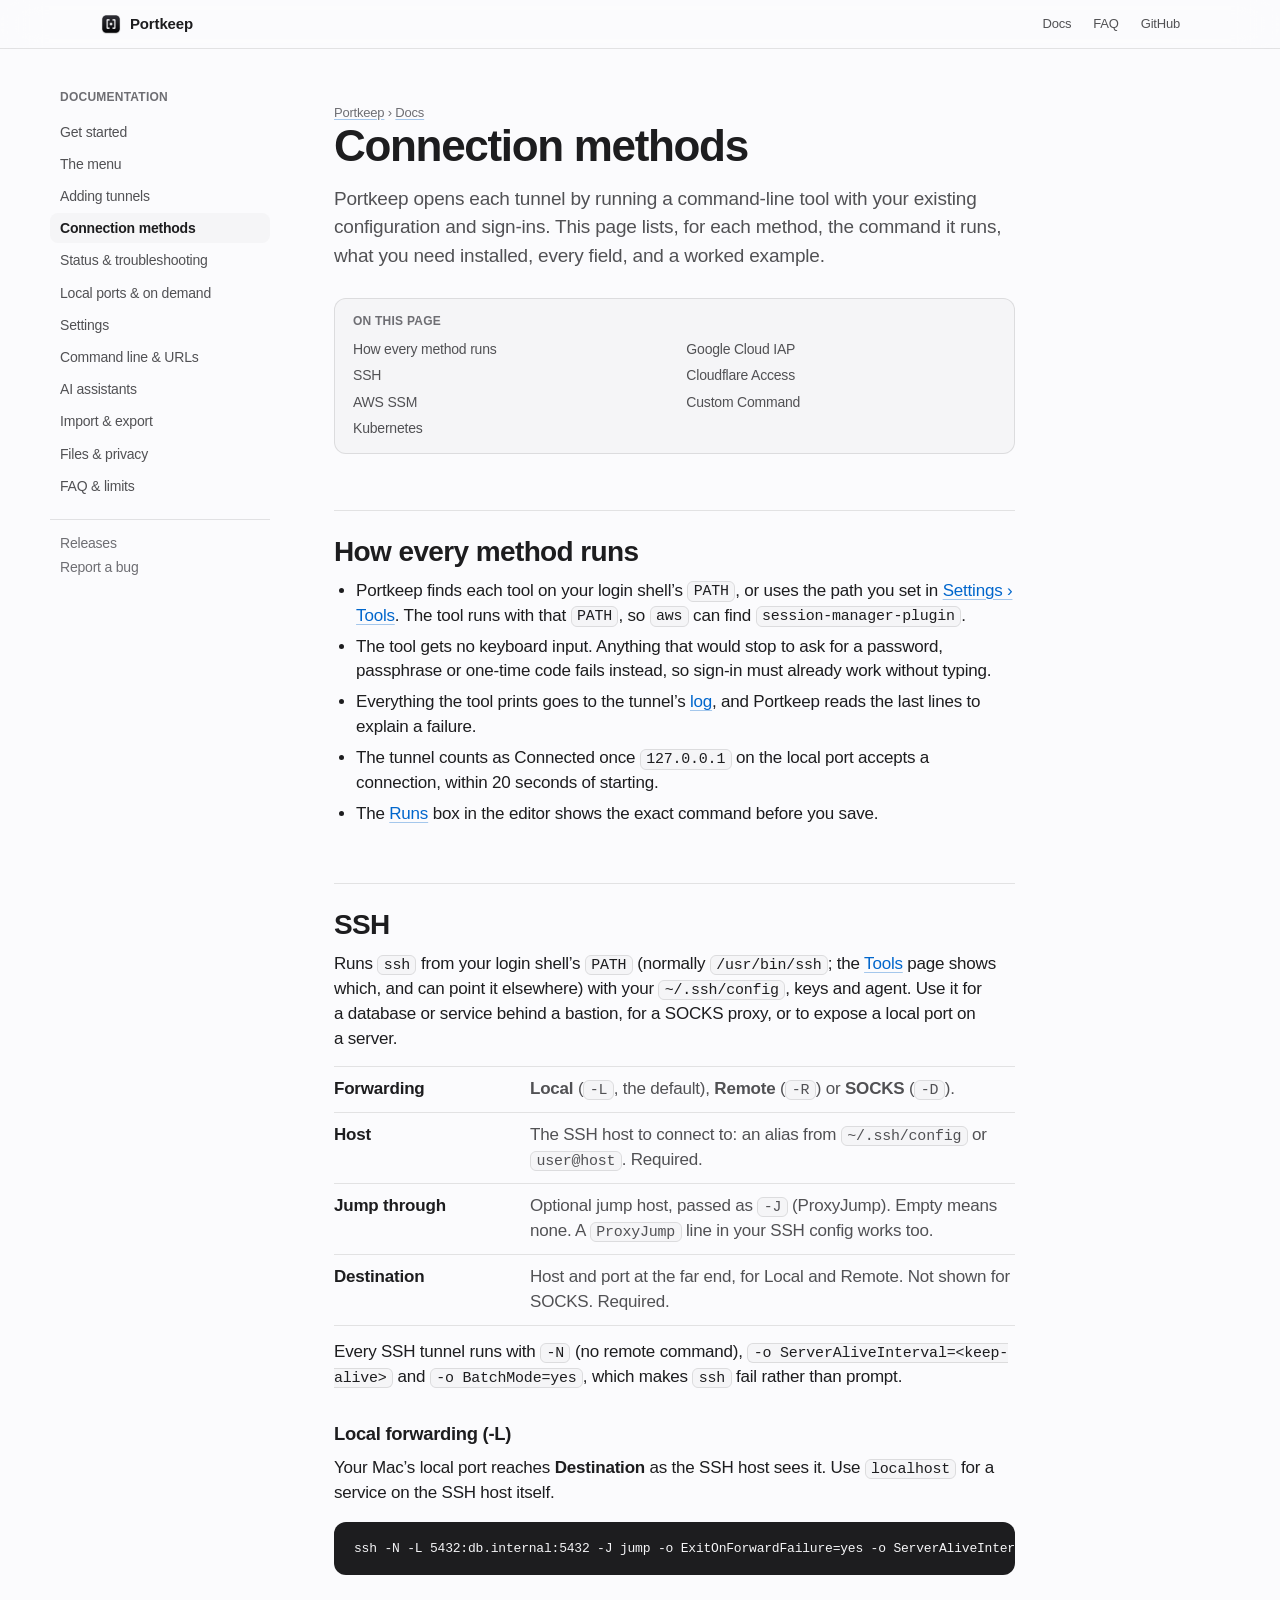
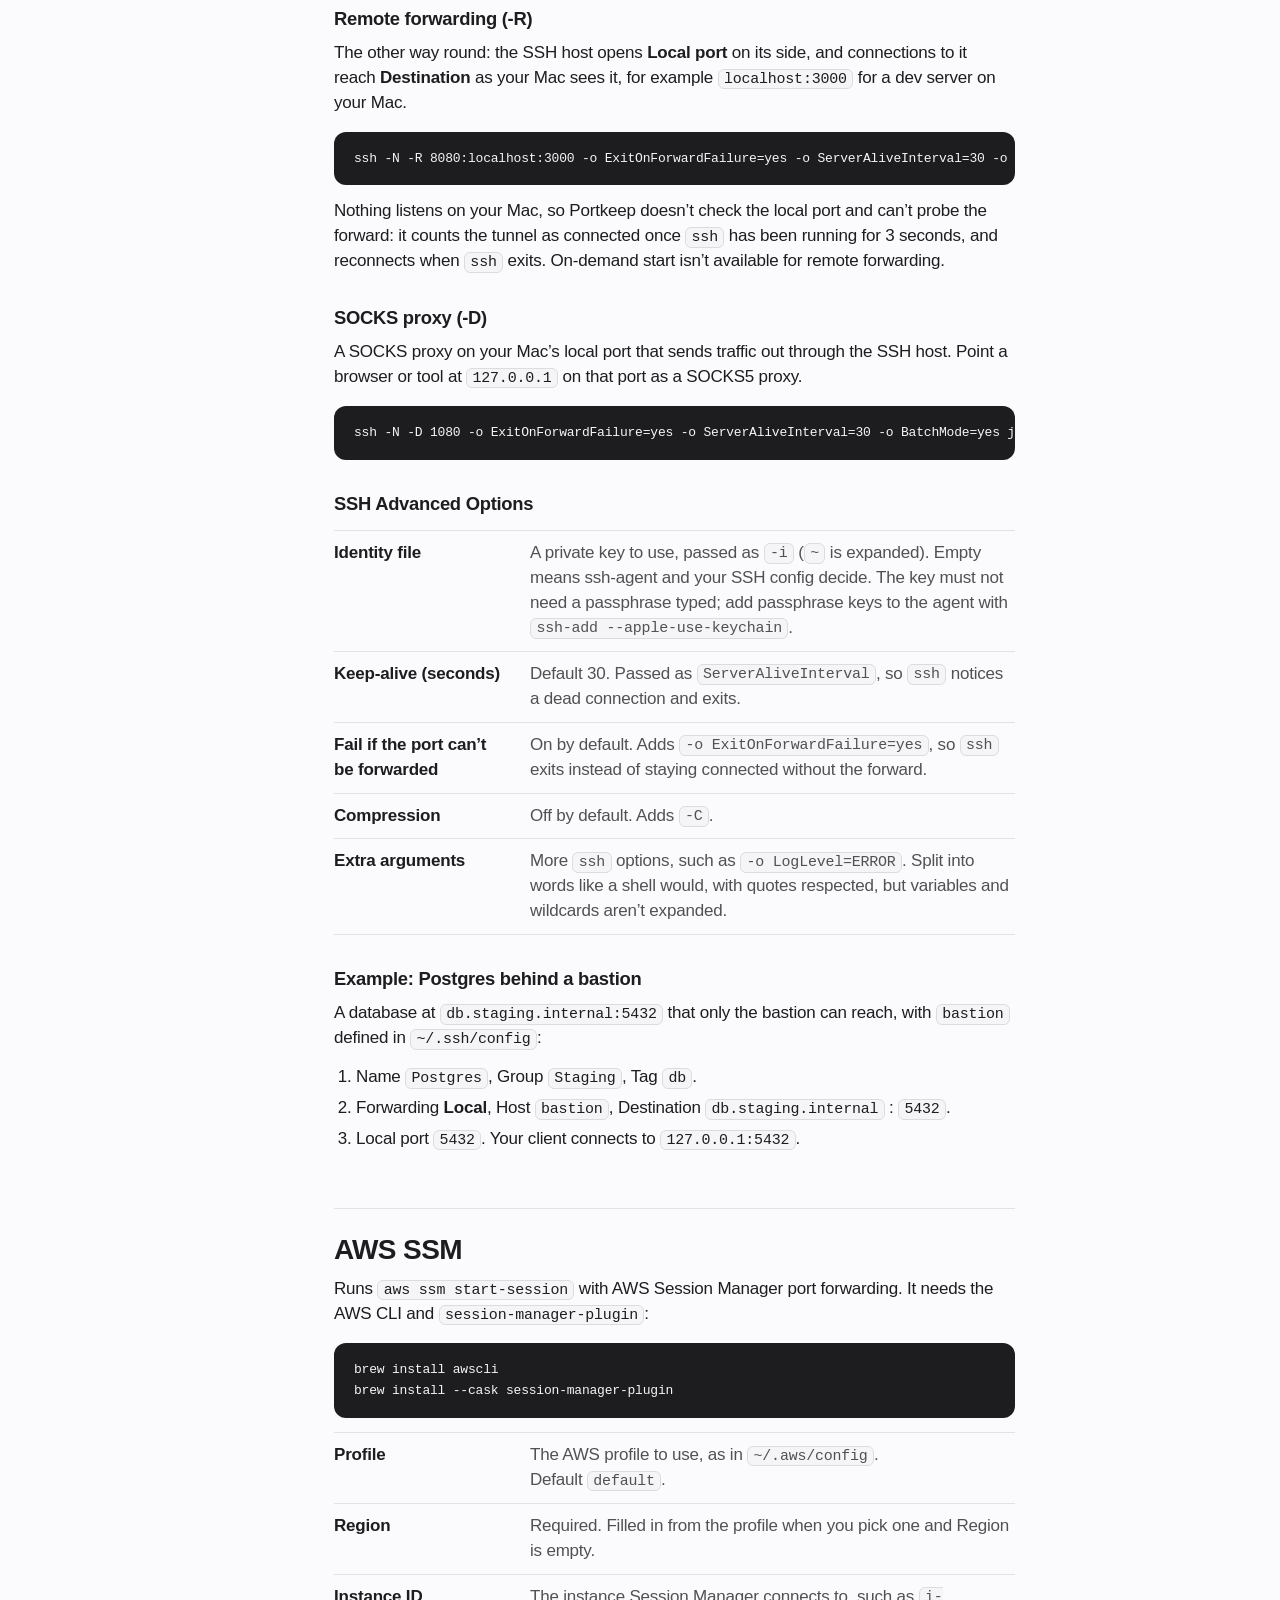
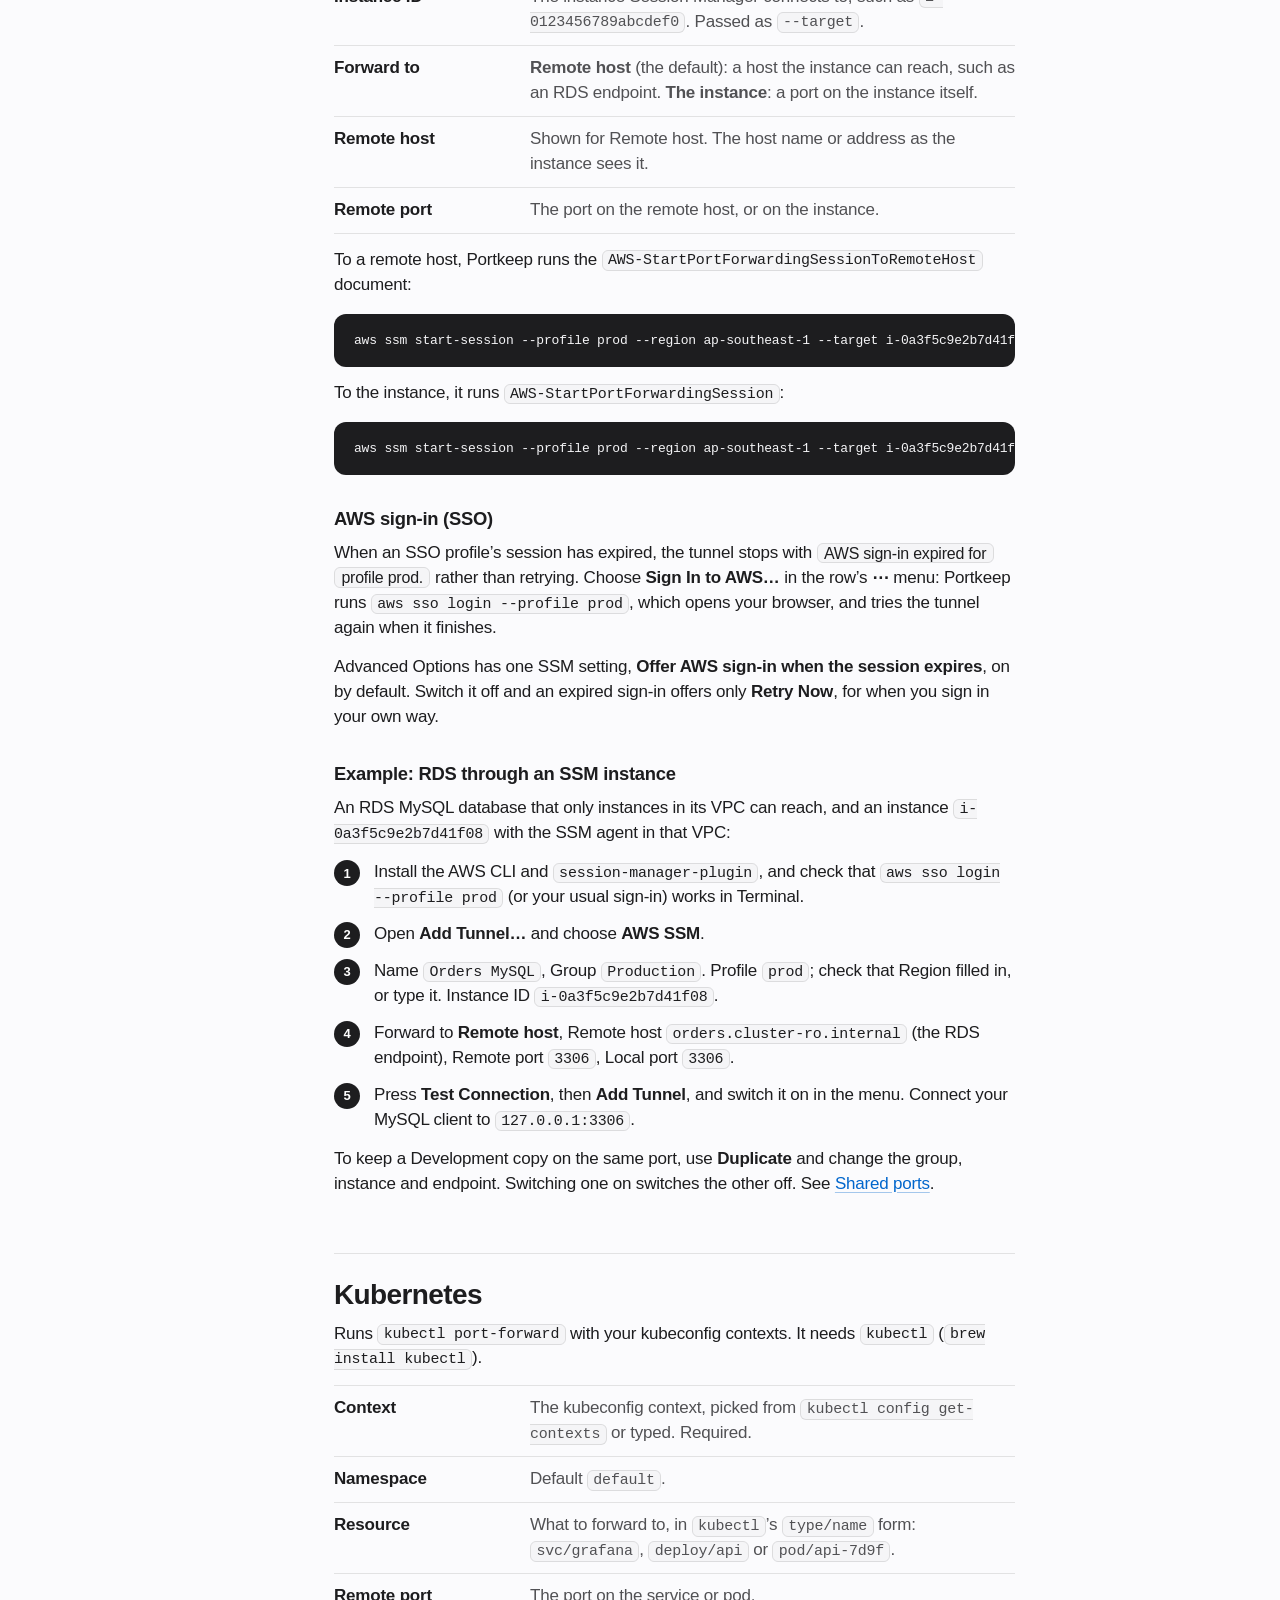
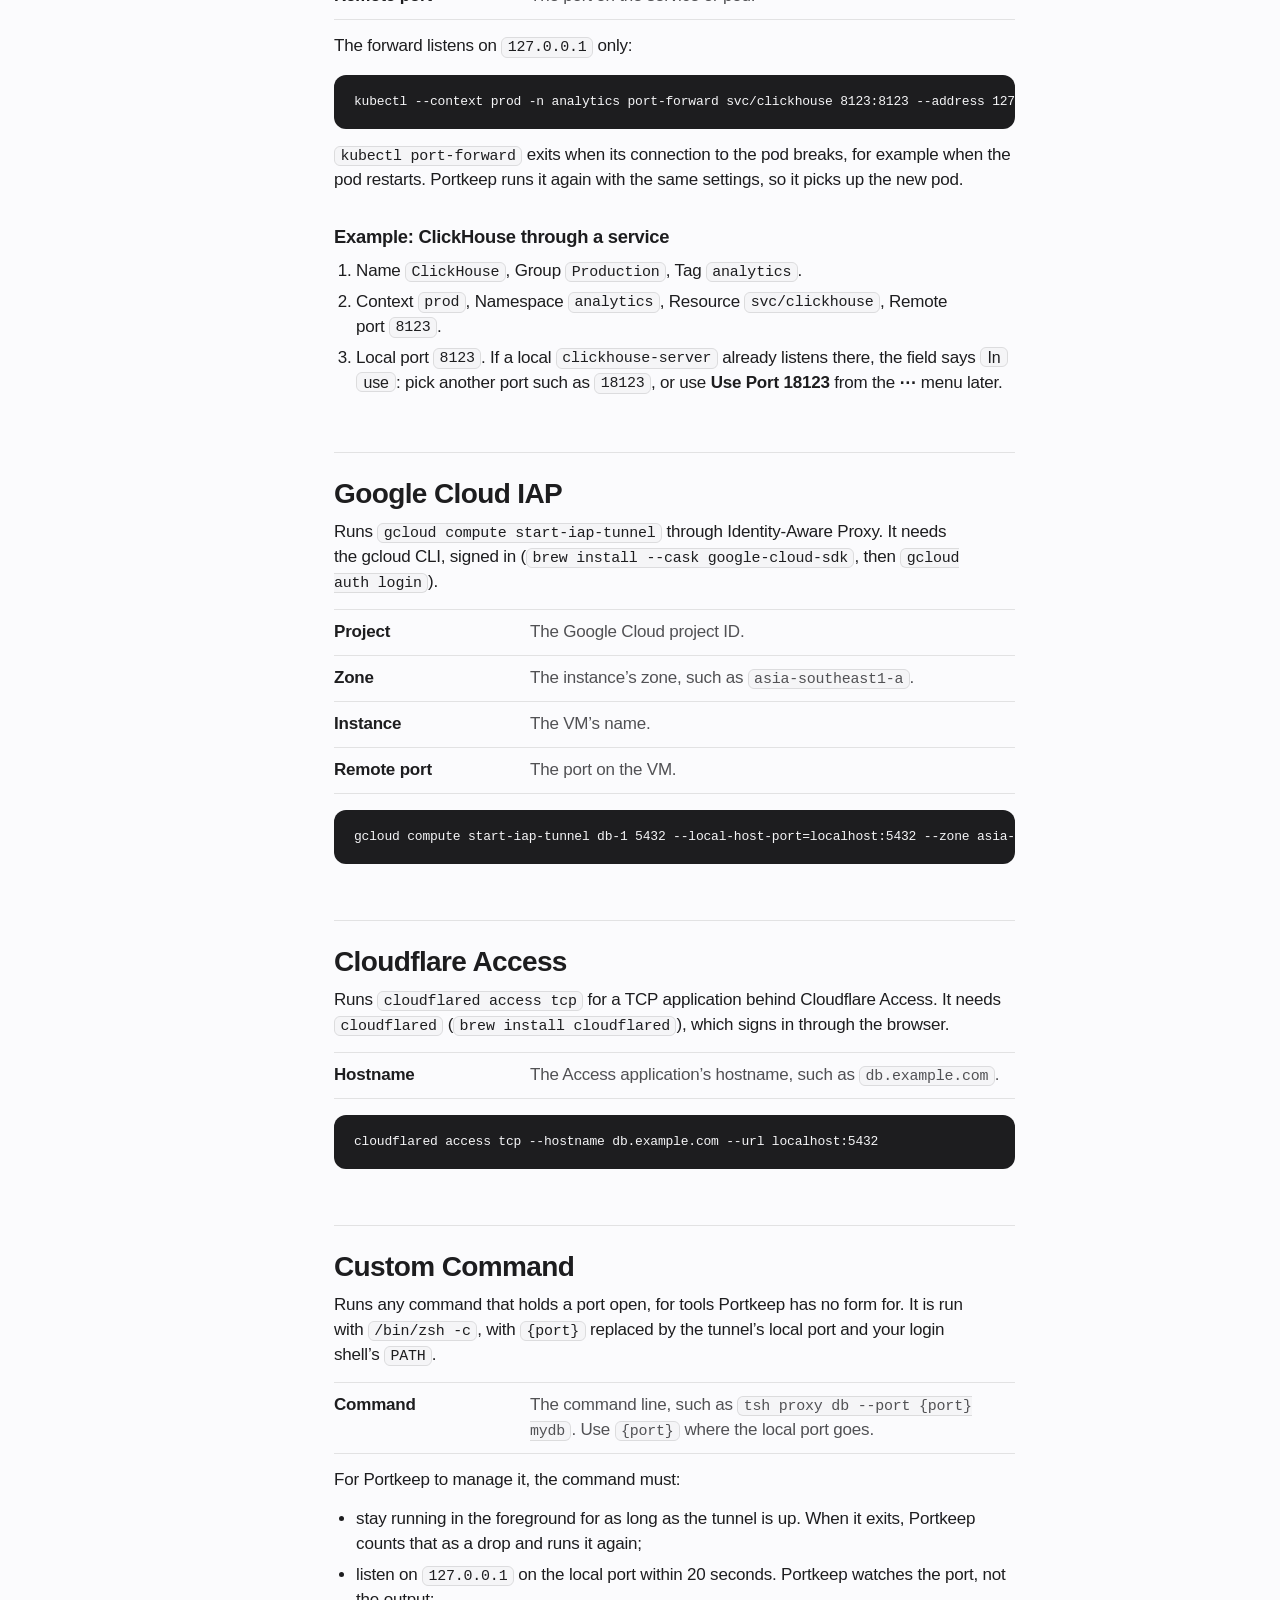
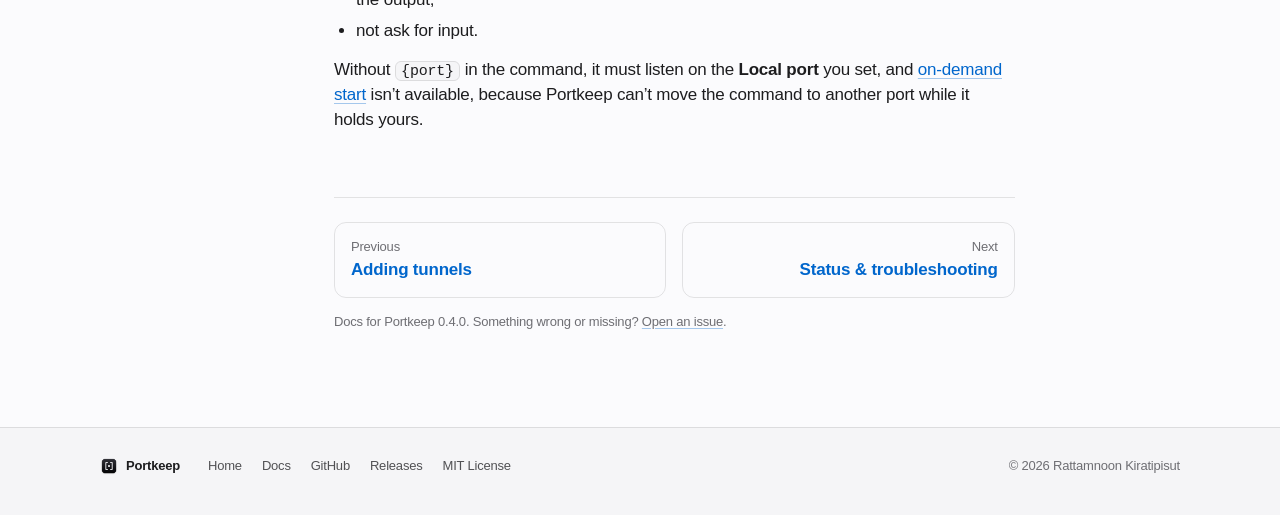
<file: site/docs/methods.html>
<!doctype html>
<html lang="en">
<head>
<meta charset="utf-8">
<meta name="viewport" content="width=device-width, initial-scale=1">
<title>Connection methods — Portkeep docs</title>
<meta name="description" content="How Portkeep runs SSH (-L, -R, -D, ProxyJump), AWS SSM, kubectl port-forward, Google Cloud IAP, Cloudflare Access and custom commands, with every field and worked examples.">
<meta name="color-scheme" content="light dark">
<meta name="theme-color" content="#fbfbfd" media="(prefers-color-scheme: light)">
<meta name="theme-color" content="#000000" media="(prefers-color-scheme: dark)">
<link rel="canonical" href="https://portkeep.rattamnoon.com/docs/methods.html">
<link rel="icon" type="image/png" href="../assets/favicon.png">
<link rel="apple-touch-icon" href="../assets/apple-touch-icon.png">
<meta property="og:type" content="article">
<meta property="og:site_name" content="Portkeep">
<meta property="og:title" content="Connection methods — Portkeep docs">
<meta property="og:description" content="How Portkeep runs SSH (-L, -R, -D, ProxyJump), AWS SSM, kubectl port-forward, Google Cloud IAP, Cloudflare Access and custom commands, with every field and worked examples.">
<meta property="og:url" content="https://portkeep.rattamnoon.com/docs/methods.html">
<meta property="og:image" content="https://portkeep.rattamnoon.com/assets/og.png">
<meta property="og:image:width" content="1200">
<meta property="og:image:height" content="630">
<meta property="og:image:alt" content="The Portkeep icon beside the name and tagline">
<meta property="og:locale" content="en_US">
<meta name="twitter:card" content="summary_large_image">
<meta name="twitter:title" content="Connection methods — Portkeep docs">
<meta name="twitter:description" content="How Portkeep runs SSH (-L, -R, -D, ProxyJump), AWS SSM, kubectl port-forward, Google Cloud IAP, Cloudflare Access and custom commands, with every field and worked examples.">
<meta name="twitter:image" content="https://portkeep.rattamnoon.com/assets/og.png">
<meta name="author" content="Rattamnoon Kiratipisut">
<link rel="stylesheet" href="../assets/style.css">
<link rel="stylesheet" href="../assets/docs.css">
<script type="application/ld+json">
{
 "@context": "https://schema.org",
 "@graph": [
  {
   "@type": "TechArticle",
   "@id": "https://portkeep.rattamnoon.com/docs/methods.html#article",
   "headline": "Connection methods",
   "description": "How Portkeep runs SSH (-L, -R, -D, ProxyJump), AWS SSM, kubectl port-forward, Google Cloud IAP, Cloudflare Access and custom commands, with every field and worked examples.",
   "url": "https://portkeep.rattamnoon.com/docs/methods.html",
   "mainEntityOfPage": "https://portkeep.rattamnoon.com/docs/methods.html",
   "inLanguage": "en",
   "image": "https://portkeep.rattamnoon.com/assets/og.png",
   "dateModified": "2026-10-17",
   "author": {
    "@type": "Person",
    "name": "Rattamnoon Kiratipisut",
    "url": "https://github.com/rattamnoon"
   },
   "about": {
    "@id": "https://portkeep.rattamnoon.com/#app"
   },
   "isPartOf": {
    "@type": "WebSite",
    "name": "Portkeep",
    "url": "https://portkeep.rattamnoon.com/"
   }
  },
  {
   "@type": "BreadcrumbList",
   "itemListElement": [
    {
     "@type": "ListItem",
     "position": 1,
     "name": "Portkeep",
     "item": "https://portkeep.rattamnoon.com/"
    },
    {
     "@type": "ListItem",
     "position": 2,
     "name": "Docs",
     "item": "https://portkeep.rattamnoon.com/docs/"
    },
    {
     "@type": "ListItem",
     "position": 3,
     "name": "Connection methods",
     "item": "https://portkeep.rattamnoon.com/docs/methods.html"
    }
   ]
  },
  {
   "@type": "HowTo",
   "name": "Forward an RDS database to your Mac through AWS SSM",
   "step": [
    {
     "@type": "HowToStep",
     "position": 1,
     "name": "Install the tools",
     "text": "Install the AWS CLI and session-manager-plugin: brew install awscli and brew install --cask session-manager-plugin."
    },
    {
     "@type": "HowToStep",
     "position": 2,
     "name": "Add an AWS SSM tunnel",
     "text": "Open Add Tunnel… and choose AWS SSM."
    },
    {
     "@type": "HowToStep",
     "position": 3,
     "name": "Pick the profile and instance",
     "text": "Choose your AWS profile, check the region, and enter the ID of an instance that can reach the database."
    },
    {
     "@type": "HowToStep",
     "position": 4,
     "name": "Point it at the database",
     "text": "Set Forward to to Remote host, the RDS endpoint as Remote host, 5432 or 3306 as Remote port, and the Local port your client will use."
    },
    {
     "@type": "HowToStep",
     "position": 5,
     "name": "Test and switch on",
     "text": "Press Test Connection, then Add Tunnel, and switch it on in the menu. Connect your client to 127.0.0.1 on the local port."
    }
   ]
  }
 ]
}
</script>
</head>
<body>
<svg width="0" height="0" class="sprite" aria-hidden="true" focusable="false">
  <symbol id="i-copy" viewBox="0 0 20 20"><rect x="7" y="7" width="9.5" height="9.5" rx="2"/><path d="M13 7V5.5A2 2 0 0 0 11 3.5H5.5a2 2 0 0 0-2 2V11a2 2 0 0 0 2 2H7"/></symbol>
  <symbol id="i-check" viewBox="0 0 20 20"><path d="M4.5 10.5l3.5 3.5 7.5-8"/></symbol>
  <symbol id="i-menu" viewBox="0 0 20 20"><path d="M3.5 6h13M3.5 10h13M3.5 14h13"/></symbol>
</svg>

<header class="bar">
  <nav class="bar-inner" aria-label="Site">
    <a class="bar-brand" href="../" aria-label="Portkeep home"><img src="../assets/favicon.png" width="22" height="22" alt=""> Portkeep</a>
    <div class="bar-links">
      <a class="hide-narrow" href="./">Docs</a>
      <a class="hide-narrow" href="../#faq">FAQ</a>
      <a href="https://github.com/rattamnoon/portkeep">GitHub</a>
      <button class="nav-toggle" type="button" aria-controls="docs-nav" aria-expanded="false"><svg class="ico" aria-hidden="true"><use href="#i-menu"/></svg>Docs menu</button>
    </div>
  </nav>
</header>

<div class="docs">
  <nav class="side" id="docs-nav" aria-label="Docs">
    <p class="side-title">Documentation</p>
    <ol>
      <li><a href="./">Get started</a></li>
      <li><a href="menu.html">The menu</a></li>
      <li><a href="tunnels.html">Adding tunnels</a></li>
      <li><a href="methods.html" aria-current="page">Connection methods</a></li>
      <li><a href="status.html">Status &amp; troubleshooting</a></li>
      <li><a href="ports.html">Local ports &amp; on demand</a></li>
      <li><a href="settings.html">Settings</a></li>
      <li><a href="automation.html">Command line &amp; URLs</a></li>
      <li><a href="ai.html">AI assistants</a></li>
      <li><a href="import-export.html">Import &amp; export</a></li>
      <li><a href="data.html">Files &amp; privacy</a></li>
      <li><a href="faq.html">FAQ &amp; limits</a></li>
    </ol>
    <div class="side-foot">
      <a href="https://github.com/rattamnoon/portkeep/releases">Releases</a>
      <a href="https://github.com/rattamnoon/portkeep/issues/new?template=bug_report.yml">Report a bug</a>
    </div>
  </nav>

  <main class="doc" id="main">
  <p class="crumbs"><a href="../">Portkeep</a> › <a href="./">Docs</a></p>
  <h1>Connection methods</h1>
  <p class="lede">Portkeep opens each tunnel by running a command-line tool with your existing configuration and sign-ins. This page lists, for each method, the command it runs, what you need installed, every field, and a worked example.</p>
  <nav class="toc" aria-label="On this page">
    <p>On this page</p>
    <ol>
      <li><a href="#all-methods">How every method runs</a></li>
      <li><a href="#ssh">SSH</a></li>
      <li><a href="#ssm">AWS SSM</a></li>
      <li><a href="#kubernetes">Kubernetes</a></li>
      <li><a href="#iap">Google Cloud IAP</a></li>
      <li><a href="#cloudflare">Cloudflare Access</a></li>
      <li><a href="#custom">Custom Command</a></li>
    </ol>
  </nav>

<h2 id="all-methods">How every method runs<a class="anchor" href="#all-methods" aria-label="Link to this section">#</a></h2>
<ul>
  <li>Portkeep finds each tool on your login shell’s <code>PATH</code>, or uses the path you set in <a href="settings.html#tools">Settings › Tools</a>. The tool runs with that <code>PATH</code>, so <code>aws</code> can find <code>session-manager-plugin</code>.</li>
  <li>The tool gets no keyboard input. Anything that would stop to ask for a password, passphrase or one-time code fails instead, so sign-in must already work without typing.</li>
  <li>Everything the tool prints goes to the tunnel’s <a href="status.html#logs">log</a>, and Portkeep reads the last lines to explain a failure.</li>
  <li>The tunnel counts as <em>Connected</em> once <code>127.0.0.1</code> on the local port accepts a connection, within 20 seconds of starting.</li>
  <li>The <a href="tunnels.html#runs">Runs</a> box in the editor shows the exact command before you save.</li>
</ul>

<h2 id="ssh">SSH<a class="anchor" href="#ssh" aria-label="Link to this section">#</a></h2>
<p>Runs <code>ssh</code> from your login shell’s <code>PATH</code> (normally <code>/usr/bin/ssh</code>; the <a href="settings.html#tools">Tools</a> page shows which, and can point it elsewhere) with your <code>~/.ssh/config</code>, keys and agent. Use it for a database or service behind a bastion, for a SOCKS proxy, or to expose a local port on a server.</p>
<dl class="fields">
  <div><dt>Forwarding</dt><dd><span class="ui">Local</span> (<code>-L</code>, the default), <span class="ui">Remote</span> (<code>-R</code>) or <span class="ui">SOCKS</span> (<code>-D</code>).</dd></div>
  <div><dt>Host</dt><dd>The SSH host to connect to: an alias from <code>~/.ssh/config</code> or <code>user@host</code>. Required.</dd></div>
  <div><dt>Jump through</dt><dd>Optional jump host, passed as <code>-J</code> (ProxyJump). Empty means none. A <code>ProxyJump</code> line in your SSH config works too.</dd></div>
  <div><dt>Destination</dt><dd>Host and port at the far end, for Local and Remote. Not shown for SOCKS. Required.</dd></div>
</dl>
<p>Every SSH tunnel runs with <code>-N</code> (no remote command), <code>-o ServerAliveInterval=&lt;keep-alive&gt;</code> and <code>-o BatchMode=yes</code>, which makes <code>ssh</code> fail rather than prompt.</p>

<h3 id="ssh-local">Local forwarding (-L)<a class="anchor" href="#ssh-local" aria-label="Link to this section">#</a></h3>
<p>Your Mac’s local port reaches <span class="ui">Destination</span> as the SSH host sees it. Use <code>localhost</code> for a service on the SSH host itself.</p>
<div class="code"><pre><code>ssh -N -L 5432:db.internal:5432 -J jump -o ExitOnForwardFailure=yes -o ServerAliveInterval=30 -o BatchMode=yes bastion</code></pre></div>

<h3 id="ssh-remote">Remote forwarding (-R)<a class="anchor" href="#ssh-remote" aria-label="Link to this section">#</a></h3>
<p>The other way round: the SSH host opens <span class="ui">Local port</span> on its side, and connections to it reach <span class="ui">Destination</span> as your Mac sees it, for example <code>localhost:3000</code> for a dev server on your Mac.</p>
<div class="code"><pre><code>ssh -N -R 8080:localhost:3000 -o ExitOnForwardFailure=yes -o ServerAliveInterval=30 -o BatchMode=yes devbox</code></pre></div>
<p>Nothing listens on your Mac, so Portkeep doesn’t check the local port and can’t probe the forward: it counts the tunnel as connected once <code>ssh</code> has been running for 3 seconds, and reconnects when <code>ssh</code> exits. On-demand start isn’t available for remote forwarding.</p>

<h3 id="ssh-socks">SOCKS proxy (-D)<a class="anchor" href="#ssh-socks" aria-label="Link to this section">#</a></h3>
<p>A SOCKS proxy on your Mac’s local port that sends traffic out through the SSH host. Point a browser or tool at <code>127.0.0.1</code> on that port as a SOCKS5 proxy.</p>
<div class="code"><pre><code>ssh -N -D 1080 -o ExitOnForwardFailure=yes -o ServerAliveInterval=30 -o BatchMode=yes jump</code></pre></div>

<h3 id="ssh-advanced">SSH Advanced Options<a class="anchor" href="#ssh-advanced" aria-label="Link to this section">#</a></h3>
<dl class="fields">
  <div><dt>Identity file</dt><dd>A private key to use, passed as <code>-i</code> (<code>~</code> is expanded). Empty means ssh-agent and your SSH config decide. The key must not need a passphrase typed; add passphrase keys to the agent with <code>ssh-add --apple-use-keychain</code>.</dd></div>
  <div><dt>Keep-alive (seconds)</dt><dd>Default 30. Passed as <code>ServerAliveInterval</code>, so <code>ssh</code> notices a dead connection and exits.</dd></div>
  <div><dt>Fail if the port can’t be forwarded</dt><dd>On by default. Adds <code>-o ExitOnForwardFailure=yes</code>, so <code>ssh</code> exits instead of staying connected without the forward.</dd></div>
  <div><dt>Compression</dt><dd>Off by default. Adds <code>-C</code>.</dd></div>
  <div><dt>Extra arguments</dt><dd>More <code>ssh</code> options, such as <code>-o LogLevel=ERROR</code>. Split into words like a shell would, with quotes respected, but variables and wildcards aren’t expanded.</dd></div>
</dl>

<h3 id="ssh-example">Example: Postgres behind a bastion<a class="anchor" href="#ssh-example" aria-label="Link to this section">#</a></h3>
<p>A database at <code>db.staging.internal:5432</code> that only the bastion can reach, with <code>bastion</code> defined in <code>~/.ssh/config</code>:</p>
<ol>
  <li>Name <code>Postgres</code>, Group <code>Staging</code>, Tag <code>db</code>.</li>
  <li>Forwarding <span class="ui">Local</span>, Host <code>bastion</code>, Destination <code>db.staging.internal</code> : <code>5432</code>.</li>
  <li>Local port <code>5432</code>. Your client connects to <code>127.0.0.1:5432</code>.</li>
</ol>

<h2 id="ssm">AWS SSM<a class="anchor" href="#ssm" aria-label="Link to this section">#</a></h2>
<p>Runs <code>aws ssm start-session</code> with AWS Session Manager port forwarding. It needs the AWS CLI and <code>session-manager-plugin</code>:</p>
<div class="code"><pre><code>brew install awscli
brew install --cask session-manager-plugin</code></pre></div>
<dl class="fields">
  <div><dt>Profile</dt><dd>The AWS profile to use, as in <code>~/.aws/config</code>. Default <code>default</code>.</dd></div>
  <div><dt>Region</dt><dd>Required. Filled in from the profile when you pick one and Region is empty.</dd></div>
  <div><dt>Instance ID</dt><dd>The instance Session Manager connects to, such as <code>i-0123456789abcdef0</code>. Passed as <code>--target</code>.</dd></div>
  <div><dt>Forward to</dt><dd><span class="ui">Remote host</span> (the default): a host the instance can reach, such as an RDS endpoint. <span class="ui">The instance</span>: a port on the instance itself.</dd></div>
  <div><dt>Remote host</dt><dd>Shown for Remote host. The host name or address as the instance sees it.</dd></div>
  <div><dt>Remote port</dt><dd>The port on the remote host, or on the instance.</dd></div>
</dl>
<p>To a remote host, Portkeep runs the <code>AWS-StartPortForwardingSessionToRemoteHost</code> document:</p>
<div class="code"><pre><code>aws ssm start-session --profile prod --region ap-southeast-1 --target i-0a3f5c9e2b7d41f08 --document-name AWS-StartPortForwardingSessionToRemoteHost --parameters host=orders.cluster-ro.internal,portNumber=3306,localPortNumber=3306</code></pre></div>
<p>To the instance, it runs <code>AWS-StartPortForwardingSession</code>:</p>
<div class="code"><pre><code>aws ssm start-session --profile prod --region ap-southeast-1 --target i-0a3f5c9e2b7d41f08 --document-name AWS-StartPortForwardingSession --parameters portNumber=8080,localPortNumber=8080</code></pre></div>

<h3 id="ssm-sso">AWS sign-in (SSO)<a class="anchor" href="#ssm-sso" aria-label="Link to this section">#</a></h3>
<p>When an SSO profile’s session has expired, the tunnel stops with <span class="msg">AWS sign-in expired for profile prod.</span> rather than retrying. Choose <span class="ui">Sign In to AWS…</span> in the row’s <span class="ui">⋯</span> menu: Portkeep runs <code>aws sso login --profile prod</code>, which opens your browser, and tries the tunnel again when it finishes.</p>
<p>Advanced Options has one SSM setting, <span class="ui">Offer AWS sign-in when the session expires</span>, on by default. Switch it off and an expired sign-in offers only <span class="ui">Retry Now</span>, for when you sign in your own way.</p>

<h3 id="ssm-example">Example: RDS through an SSM instance<a class="anchor" href="#ssm-example" aria-label="Link to this section">#</a></h3>
<p>An RDS MySQL database that only instances in its VPC can reach, and an instance <code>i-0a3f5c9e2b7d41f08</code> with the SSM agent in that VPC:</p>
<ol class="steps">
  <li>Install the AWS CLI and <code>session-manager-plugin</code>, and check that <code>aws sso login --profile prod</code> (or your usual sign-in) works in Terminal.</li>
  <li>Open <span class="ui">Add Tunnel…</span> and choose <span class="ui">AWS SSM</span>.</li>
  <li>Name <code>Orders MySQL</code>, Group <code>Production</code>. Profile <code>prod</code>; check that Region filled in, or type it. Instance ID <code>i-0a3f5c9e2b7d41f08</code>.</li>
  <li>Forward to <span class="ui">Remote host</span>, Remote host <code>orders.cluster-ro.internal</code> (the RDS endpoint), Remote port <code>3306</code>, Local port <code>3306</code>.</li>
  <li>Press <span class="ui">Test Connection</span>, then <span class="ui">Add Tunnel</span>, and switch it on in the menu. Connect your MySQL client to <code>127.0.0.1:3306</code>.</li>
</ol>
<p>To keep a Development copy on the same port, use <span class="ui">Duplicate</span> and change the group, instance and endpoint. Switching one on switches the other off. See <a href="ports.html#shared-ports">Shared ports</a>.</p>

<h2 id="kubernetes">Kubernetes<a class="anchor" href="#kubernetes" aria-label="Link to this section">#</a></h2>
<p>Runs <code>kubectl port-forward</code> with your kubeconfig contexts. It needs <code>kubectl</code> (<code>brew install kubectl</code>).</p>
<dl class="fields">
  <div><dt>Context</dt><dd>The kubeconfig context, picked from <code>kubectl config get-contexts</code> or typed. Required.</dd></div>
  <div><dt>Namespace</dt><dd>Default <code>default</code>.</dd></div>
  <div><dt>Resource</dt><dd>What to forward to, in <code>kubectl</code>’s <code>type/name</code> form: <code>svc/grafana</code>, <code>deploy/api</code> or <code>pod/api-7d9f</code>.</dd></div>
  <div><dt>Remote port</dt><dd>The port on the service or pod.</dd></div>
</dl>
<p>The forward listens on <code>127.0.0.1</code> only:</p>
<div class="code"><pre><code>kubectl --context prod -n analytics port-forward svc/clickhouse 8123:8123 --address 127.0.0.1</code></pre></div>
<p><code>kubectl port-forward</code> exits when its connection to the pod breaks, for example when the pod restarts. Portkeep runs it again with the same settings, so it picks up the new pod.</p>

<h3 id="kubernetes-example">Example: ClickHouse through a service<a class="anchor" href="#kubernetes-example" aria-label="Link to this section">#</a></h3>
<ol>
  <li>Name <code>ClickHouse</code>, Group <code>Production</code>, Tag <code>analytics</code>.</li>
  <li>Context <code>prod</code>, Namespace <code>analytics</code>, Resource <code>svc/clickhouse</code>, Remote port <code>8123</code>.</li>
  <li>Local port <code>8123</code>. If a local <code>clickhouse-server</code> already listens there, the field says <span class="msg">In use</span>: pick another port such as <code>18123</code>, or use <span class="ui">Use Port 18123</span> from the <span class="ui">⋯</span> menu later.</li>
</ol>

<h2 id="iap">Google Cloud IAP<a class="anchor" href="#iap" aria-label="Link to this section">#</a></h2>
<p>Runs <code>gcloud compute start-iap-tunnel</code> through Identity-Aware Proxy. It needs the gcloud CLI, signed in (<code>brew install --cask google-cloud-sdk</code>, then <code>gcloud auth login</code>).</p>
<dl class="fields">
  <div><dt>Project</dt><dd>The Google Cloud project ID.</dd></div>
  <div><dt>Zone</dt><dd>The instance’s zone, such as <code>asia-southeast1-a</code>.</dd></div>
  <div><dt>Instance</dt><dd>The VM’s name.</dd></div>
  <div><dt>Remote port</dt><dd>The port on the VM.</dd></div>
</dl>
<div class="code"><pre><code>gcloud compute start-iap-tunnel db-1 5432 --local-host-port=localhost:5432 --zone asia-southeast1-a --project my-project</code></pre></div>

<h2 id="cloudflare">Cloudflare Access<a class="anchor" href="#cloudflare" aria-label="Link to this section">#</a></h2>
<p>Runs <code>cloudflared access tcp</code> for a TCP application behind Cloudflare Access. It needs <code>cloudflared</code> (<code>brew install cloudflared</code>), which signs in through the browser.</p>
<dl class="fields">
  <div><dt>Hostname</dt><dd>The Access application’s hostname, such as <code>db.example.com</code>.</dd></div>
</dl>
<div class="code"><pre><code>cloudflared access tcp --hostname db.example.com --url localhost:5432</code></pre></div>

<h2 id="custom">Custom Command<a class="anchor" href="#custom" aria-label="Link to this section">#</a></h2>
<p>Runs any command that holds a port open, for tools Portkeep has no form for. It is run with <code>/bin/zsh -c</code>, with <code>{port}</code> replaced by the tunnel’s local port and your login shell’s <code>PATH</code>.</p>
<dl class="fields">
  <div><dt>Command</dt><dd>The command line, such as <code>tsh proxy db --port {port} mydb</code>. Use <code>{port}</code> where the local port goes.</dd></div>
</dl>
<p>For Portkeep to manage it, the command must:</p>
<ul>
  <li>stay running in the foreground for as long as the tunnel is up. When it exits, Portkeep counts that as a drop and runs it again;</li>
  <li>listen on <code>127.0.0.1</code> on the local port within 20 seconds. Portkeep watches the port, not the output;</li>
  <li>not ask for input.</li>
</ul>
<p>Without <code>{port}</code> in the command, it must listen on the <span class="ui">Local port</span> you set, and <a href="ports.html#on-demand">on-demand start</a> isn’t available, because Portkeep can’t move the command to another port while it holds yours.</p>

  <nav class="pager" aria-label="Previous and next pages">
    <a class="prev" href="tunnels.html" rel="prev"><span>Previous</span><strong>Adding tunnels</strong></a>
    <a class="next" href="status.html" rel="next"><span>Next</span><strong>Status &amp; troubleshooting</strong></a>
  </nav>
  <p class="edit">Docs for Portkeep 0.4.0. Something wrong or missing? <a href="https://github.com/rattamnoon/portkeep/issues/new?template=bug_report.yml">Open an issue</a>.</p>
  </main>
</div>

<footer class="foot">
  <div class="wrap foot-inner">
    <span class="foot-brand"><img src="../assets/favicon.png" width="18" height="18" alt=""> Portkeep</span>
    <nav class="foot-links" aria-label="Footer">
      <a href="../">Home</a>
      <a href="./">Docs</a>
      <a href="https://github.com/rattamnoon/portkeep">GitHub</a>
      <a href="https://github.com/rattamnoon/portkeep/releases">Releases</a>
      <a href="https://github.com/rattamnoon/portkeep/blob/main/LICENSE">MIT License</a>
    </nav>
    <p class="foot-copy">© 2026 Rattamnoon Kiratipisut</p>
  </div>
</footer>

<script>
  (function () {
    var root = document.documentElement;
    root.classList.add('js');
    var toggle = document.querySelector('.nav-toggle');
    var side = document.getElementById('docs-nav');
    toggle.addEventListener('click', function () {
      var open = side.classList.toggle('open');
      toggle.setAttribute('aria-expanded', open ? 'true' : 'false');
    });
    document.querySelectorAll('.code').forEach(function (block) {
      if (!navigator.clipboard) return;
      var button = document.createElement('button');
      button.type = 'button';
      button.className = 'code-copy';
      button.innerHTML = '<svg class="ico" aria-hidden="true"><use href="#i-copy"/></svg><span>Copy</span>';
      var label = button.querySelector('span');
      var timer;
      button.addEventListener('click', function () {
        var text = block.querySelector('code').innerText.replace(/\n$/, '');
        navigator.clipboard.writeText(text).then(function () {
          button.classList.add('is-done');
          label.textContent = 'Copied';
          clearTimeout(timer);
          timer = setTimeout(function () { button.classList.remove('is-done'); label.textContent = 'Copy'; }, 2000);
        });
      });
      block.appendChild(button);
    });
  })();
</script>
</body>
</html>
</file>
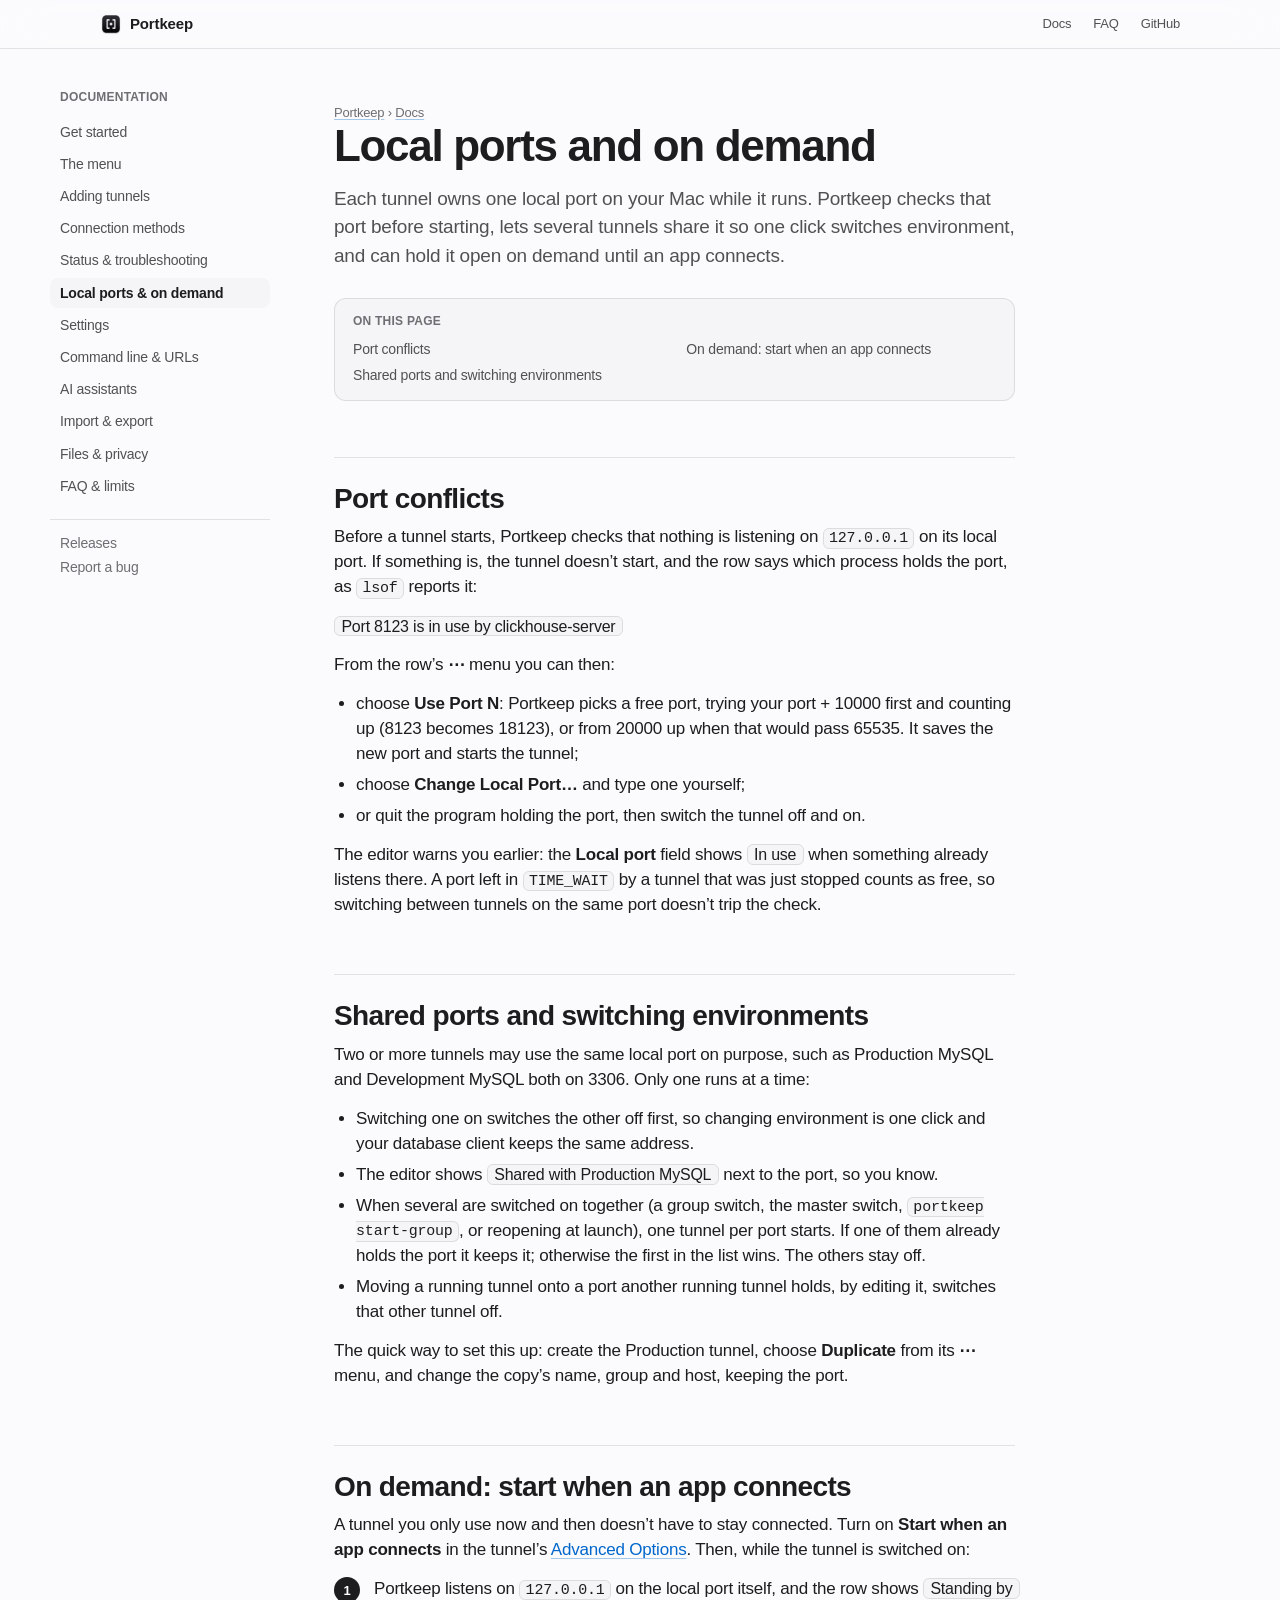
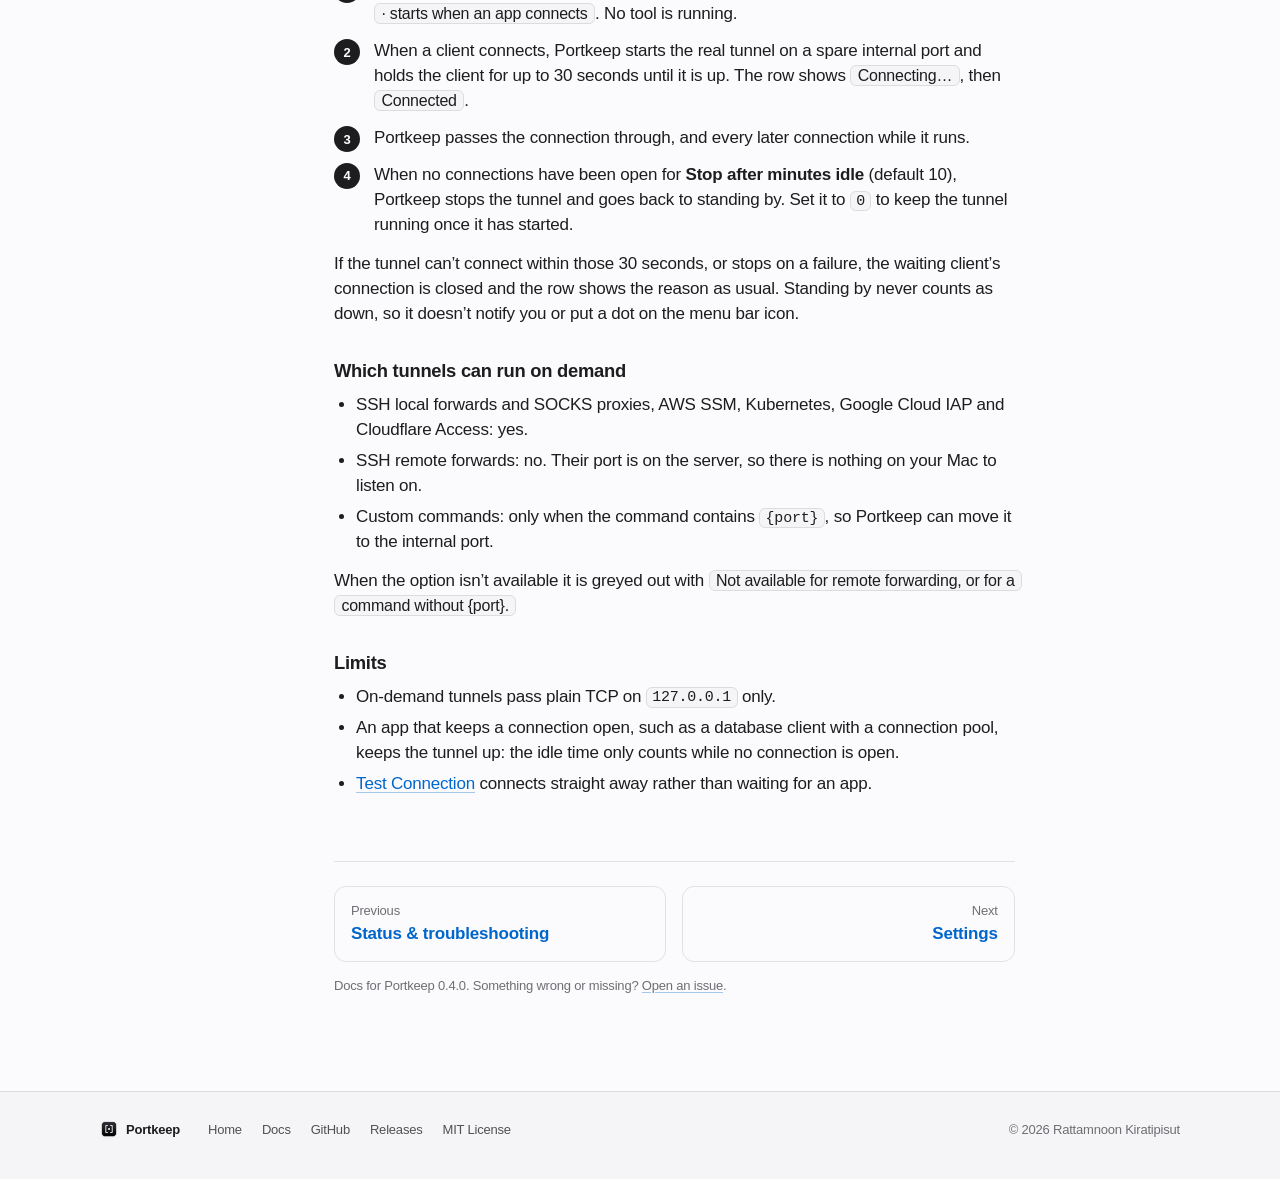
<file: site/docs/ports.html>
<!doctype html>
<html lang="en">
<head>
<meta charset="utf-8">
<meta name="viewport" content="width=device-width, initial-scale=1">
<title>Local ports &amp; on demand — Portkeep docs</title>
<meta name="description" content="How Portkeep checks local ports before starting, lets tunnels share a port to switch environments, and starts on-demand tunnels when an app connects.">
<meta name="color-scheme" content="light dark">
<meta name="theme-color" content="#fbfbfd" media="(prefers-color-scheme: light)">
<meta name="theme-color" content="#000000" media="(prefers-color-scheme: dark)">
<link rel="canonical" href="https://portkeep.rattamnoon.com/docs/ports.html">
<link rel="icon" type="image/png" href="../assets/favicon.png">
<link rel="apple-touch-icon" href="../assets/apple-touch-icon.png">
<meta property="og:type" content="article">
<meta property="og:site_name" content="Portkeep">
<meta property="og:title" content="Local ports &amp; on demand — Portkeep docs">
<meta property="og:description" content="How Portkeep checks local ports before starting, lets tunnels share a port to switch environments, and starts on-demand tunnels when an app connects.">
<meta property="og:url" content="https://portkeep.rattamnoon.com/docs/ports.html">
<meta property="og:image" content="https://portkeep.rattamnoon.com/assets/og.png">
<meta property="og:image:width" content="1200">
<meta property="og:image:height" content="630">
<meta property="og:image:alt" content="The Portkeep icon beside the name and tagline">
<meta property="og:locale" content="en_US">
<meta name="twitter:card" content="summary_large_image">
<meta name="twitter:title" content="Local ports &amp; on demand — Portkeep docs">
<meta name="twitter:description" content="How Portkeep checks local ports before starting, lets tunnels share a port to switch environments, and starts on-demand tunnels when an app connects.">
<meta name="twitter:image" content="https://portkeep.rattamnoon.com/assets/og.png">
<meta name="author" content="Rattamnoon Kiratipisut">
<link rel="stylesheet" href="../assets/style.css">
<link rel="stylesheet" href="../assets/docs.css">
<script type="application/ld+json">
{
 "@context": "https://schema.org",
 "@graph": [
  {
   "@type": "TechArticle",
   "@id": "https://portkeep.rattamnoon.com/docs/ports.html#article",
   "headline": "Local ports and on demand",
   "description": "How Portkeep checks local ports before starting, lets tunnels share a port to switch environments, and starts on-demand tunnels when an app connects.",
   "url": "https://portkeep.rattamnoon.com/docs/ports.html",
   "mainEntityOfPage": "https://portkeep.rattamnoon.com/docs/ports.html",
   "inLanguage": "en",
   "image": "https://portkeep.rattamnoon.com/assets/og.png",
   "dateModified": "2026-10-17",
   "author": {
    "@type": "Person",
    "name": "Rattamnoon Kiratipisut",
    "url": "https://github.com/rattamnoon"
   },
   "about": {
    "@id": "https://portkeep.rattamnoon.com/#app"
   },
   "isPartOf": {
    "@type": "WebSite",
    "name": "Portkeep",
    "url": "https://portkeep.rattamnoon.com/"
   }
  },
  {
   "@type": "BreadcrumbList",
   "itemListElement": [
    {
     "@type": "ListItem",
     "position": 1,
     "name": "Portkeep",
     "item": "https://portkeep.rattamnoon.com/"
    },
    {
     "@type": "ListItem",
     "position": 2,
     "name": "Docs",
     "item": "https://portkeep.rattamnoon.com/docs/"
    },
    {
     "@type": "ListItem",
     "position": 3,
     "name": "Local ports & on demand",
     "item": "https://portkeep.rattamnoon.com/docs/ports.html"
    }
   ]
  }
 ]
}
</script>
</head>
<body>
<svg width="0" height="0" class="sprite" aria-hidden="true" focusable="false">
  <symbol id="i-copy" viewBox="0 0 20 20"><rect x="7" y="7" width="9.5" height="9.5" rx="2"/><path d="M13 7V5.5A2 2 0 0 0 11 3.5H5.5a2 2 0 0 0-2 2V11a2 2 0 0 0 2 2H7"/></symbol>
  <symbol id="i-check" viewBox="0 0 20 20"><path d="M4.5 10.5l3.5 3.5 7.5-8"/></symbol>
  <symbol id="i-menu" viewBox="0 0 20 20"><path d="M3.5 6h13M3.5 10h13M3.5 14h13"/></symbol>
</svg>

<header class="bar">
  <nav class="bar-inner" aria-label="Site">
    <a class="bar-brand" href="../" aria-label="Portkeep home"><img src="../assets/favicon.png" width="22" height="22" alt=""> Portkeep</a>
    <div class="bar-links">
      <a class="hide-narrow" href="./">Docs</a>
      <a class="hide-narrow" href="../#faq">FAQ</a>
      <a href="https://github.com/rattamnoon/portkeep">GitHub</a>
      <button class="nav-toggle" type="button" aria-controls="docs-nav" aria-expanded="false"><svg class="ico" aria-hidden="true"><use href="#i-menu"/></svg>Docs menu</button>
    </div>
  </nav>
</header>

<div class="docs">
  <nav class="side" id="docs-nav" aria-label="Docs">
    <p class="side-title">Documentation</p>
    <ol>
      <li><a href="./">Get started</a></li>
      <li><a href="menu.html">The menu</a></li>
      <li><a href="tunnels.html">Adding tunnels</a></li>
      <li><a href="methods.html">Connection methods</a></li>
      <li><a href="status.html">Status &amp; troubleshooting</a></li>
      <li><a href="ports.html" aria-current="page">Local ports &amp; on demand</a></li>
      <li><a href="settings.html">Settings</a></li>
      <li><a href="automation.html">Command line &amp; URLs</a></li>
      <li><a href="ai.html">AI assistants</a></li>
      <li><a href="import-export.html">Import &amp; export</a></li>
      <li><a href="data.html">Files &amp; privacy</a></li>
      <li><a href="faq.html">FAQ &amp; limits</a></li>
    </ol>
    <div class="side-foot">
      <a href="https://github.com/rattamnoon/portkeep/releases">Releases</a>
      <a href="https://github.com/rattamnoon/portkeep/issues/new?template=bug_report.yml">Report a bug</a>
    </div>
  </nav>

  <main class="doc" id="main">
  <p class="crumbs"><a href="../">Portkeep</a> › <a href="./">Docs</a></p>
  <h1>Local ports and on demand</h1>
  <p class="lede">Each tunnel owns one local port on your Mac while it runs. Portkeep checks that port before starting, lets several tunnels share it so one click switches environment, and can hold it open on demand until an app connects.</p>
  <nav class="toc" aria-label="On this page">
    <p>On this page</p>
    <ol>
      <li><a href="#conflicts">Port conflicts</a></li>
      <li><a href="#shared-ports">Shared ports and switching environments</a></li>
      <li><a href="#on-demand">On demand: start when an app connects</a></li>
    </ol>
  </nav>

<h2 id="conflicts">Port conflicts<a class="anchor" href="#conflicts" aria-label="Link to this section">#</a></h2>
<p>Before a tunnel starts, Portkeep checks that nothing is listening on <code>127.0.0.1</code> on its local port. If something is, the tunnel doesn’t start, and the row says which process holds the port, as <code>lsof</code> reports it:</p>
<p><span class="msg">Port 8123 is in use by clickhouse-server</span></p>
<p>From the row’s <span class="ui">⋯</span> menu you can then:</p>
<ul>
  <li>choose <span class="ui">Use Port N</span>: Portkeep picks a free port, trying your port + 10000 first and counting up (8123 becomes 18123), or from 20000 up when that would pass 65535. It saves the new port and starts the tunnel;</li>
  <li>choose <span class="ui">Change Local Port…</span> and type one yourself;</li>
  <li>or quit the program holding the port, then switch the tunnel off and on.</li>
</ul>
<p>The editor warns you earlier: the <span class="ui">Local port</span> field shows <span class="msg">In use</span> when something already listens there. A port left in <code>TIME_WAIT</code> by a tunnel that was just stopped counts as free, so switching between tunnels on the same port doesn’t trip the check.</p>

<h2 id="shared-ports">Shared ports and switching environments<a class="anchor" href="#shared-ports" aria-label="Link to this section">#</a></h2>
<p>Two or more tunnels may use the same local port on purpose, such as Production MySQL and Development MySQL both on 3306. Only one runs at a time:</p>
<ul>
  <li>Switching one on switches the other off first, so changing environment is one click and your database client keeps the same address.</li>
  <li>The editor shows <span class="msg">Shared with Production MySQL</span> next to the port, so you know.</li>
  <li>When several are switched on together (a group switch, the master switch, <code>portkeep start-group</code>, or reopening at launch), one tunnel per port starts. If one of them already holds the port it keeps it; otherwise the first in the list wins. The others stay off.</li>
  <li>Moving a running tunnel onto a port another running tunnel holds, by editing it, switches that other tunnel off.</li>
</ul>
<p>The quick way to set this up: create the Production tunnel, choose <span class="ui">Duplicate</span> from its <span class="ui">⋯</span> menu, and change the copy’s name, group and host, keeping the port.</p>

<h2 id="on-demand">On demand: start when an app connects<a class="anchor" href="#on-demand" aria-label="Link to this section">#</a></h2>
<p>A tunnel you only use now and then doesn’t have to stay connected. Turn on <span class="ui">Start when an app connects</span> in the tunnel’s <a href="tunnels.html#advanced">Advanced Options</a>. Then, while the tunnel is switched on:</p>
<ol class="steps">
  <li>Portkeep listens on <code>127.0.0.1</code> on the local port itself, and the row shows <span class="msg">Standing by · starts when an app connects</span>. No tool is running.</li>
  <li>When a client connects, Portkeep starts the real tunnel on a spare internal port and holds the client for up to 30 seconds until it is up. The row shows <span class="msg">Connecting…</span>, then <span class="msg">Connected</span>.</li>
  <li>Portkeep passes the connection through, and every later connection while it runs.</li>
  <li>When no connections have been open for <span class="ui">Stop after minutes idle</span> (default 10), Portkeep stops the tunnel and goes back to standing by. Set it to <code>0</code> to keep the tunnel running once it has started.</li>
</ol>
<p>If the tunnel can’t connect within those 30 seconds, or stops on a failure, the waiting client’s connection is closed and the row shows the reason as usual. Standing by never counts as down, so it doesn’t notify you or put a dot on the menu bar icon.</p>

<h3 id="on-demand-methods">Which tunnels can run on demand<a class="anchor" href="#on-demand-methods" aria-label="Link to this section">#</a></h3>
<ul>
  <li>SSH local forwards and SOCKS proxies, AWS SSM, Kubernetes, Google Cloud IAP and Cloudflare Access: yes.</li>
  <li>SSH remote forwards: no. Their port is on the server, so there is nothing on your Mac to listen on.</li>
  <li>Custom commands: only when the command contains <code>{port}</code>, so Portkeep can move it to the internal port.</li>
</ul>
<p>When the option isn’t available it is greyed out with <span class="msg">Not available for remote forwarding, or for a command without {port}.</span></p>

<h3 id="on-demand-limits">Limits<a class="anchor" href="#on-demand-limits" aria-label="Link to this section">#</a></h3>
<ul>
  <li>On-demand tunnels pass plain TCP on <code>127.0.0.1</code> only.</li>
  <li>An app that keeps a connection open, such as a database client with a connection pool, keeps the tunnel up: the idle time only counts while no connection is open.</li>
  <li><a href="tunnels.html#test">Test Connection</a> connects straight away rather than waiting for an app.</li>
</ul>

  <nav class="pager" aria-label="Previous and next pages">
    <a class="prev" href="status.html" rel="prev"><span>Previous</span><strong>Status &amp; troubleshooting</strong></a>
    <a class="next" href="settings.html" rel="next"><span>Next</span><strong>Settings</strong></a>
  </nav>
  <p class="edit">Docs for Portkeep 0.4.0. Something wrong or missing? <a href="https://github.com/rattamnoon/portkeep/issues/new?template=bug_report.yml">Open an issue</a>.</p>
  </main>
</div>

<footer class="foot">
  <div class="wrap foot-inner">
    <span class="foot-brand"><img src="../assets/favicon.png" width="18" height="18" alt=""> Portkeep</span>
    <nav class="foot-links" aria-label="Footer">
      <a href="../">Home</a>
      <a href="./">Docs</a>
      <a href="https://github.com/rattamnoon/portkeep">GitHub</a>
      <a href="https://github.com/rattamnoon/portkeep/releases">Releases</a>
      <a href="https://github.com/rattamnoon/portkeep/blob/main/LICENSE">MIT License</a>
    </nav>
    <p class="foot-copy">© 2026 Rattamnoon Kiratipisut</p>
  </div>
</footer>

<script>
  (function () {
    var root = document.documentElement;
    root.classList.add('js');
    var toggle = document.querySelector('.nav-toggle');
    var side = document.getElementById('docs-nav');
    toggle.addEventListener('click', function () {
      var open = side.classList.toggle('open');
      toggle.setAttribute('aria-expanded', open ? 'true' : 'false');
    });
    document.querySelectorAll('.code').forEach(function (block) {
      if (!navigator.clipboard) return;
      var button = document.createElement('button');
      button.type = 'button';
      button.className = 'code-copy';
      button.innerHTML = '<svg class="ico" aria-hidden="true"><use href="#i-copy"/></svg><span>Copy</span>';
      var label = button.querySelector('span');
      var timer;
      button.addEventListener('click', function () {
        var text = block.querySelector('code').innerText.replace(/\n$/, '');
        navigator.clipboard.writeText(text).then(function () {
          button.classList.add('is-done');
          label.textContent = 'Copied';
          clearTimeout(timer);
          timer = setTimeout(function () { button.classList.remove('is-done'); label.textContent = 'Copy'; }, 2000);
        });
      });
      block.appendChild(button);
    });
  })();
</script>
</body>
</html>
</file>
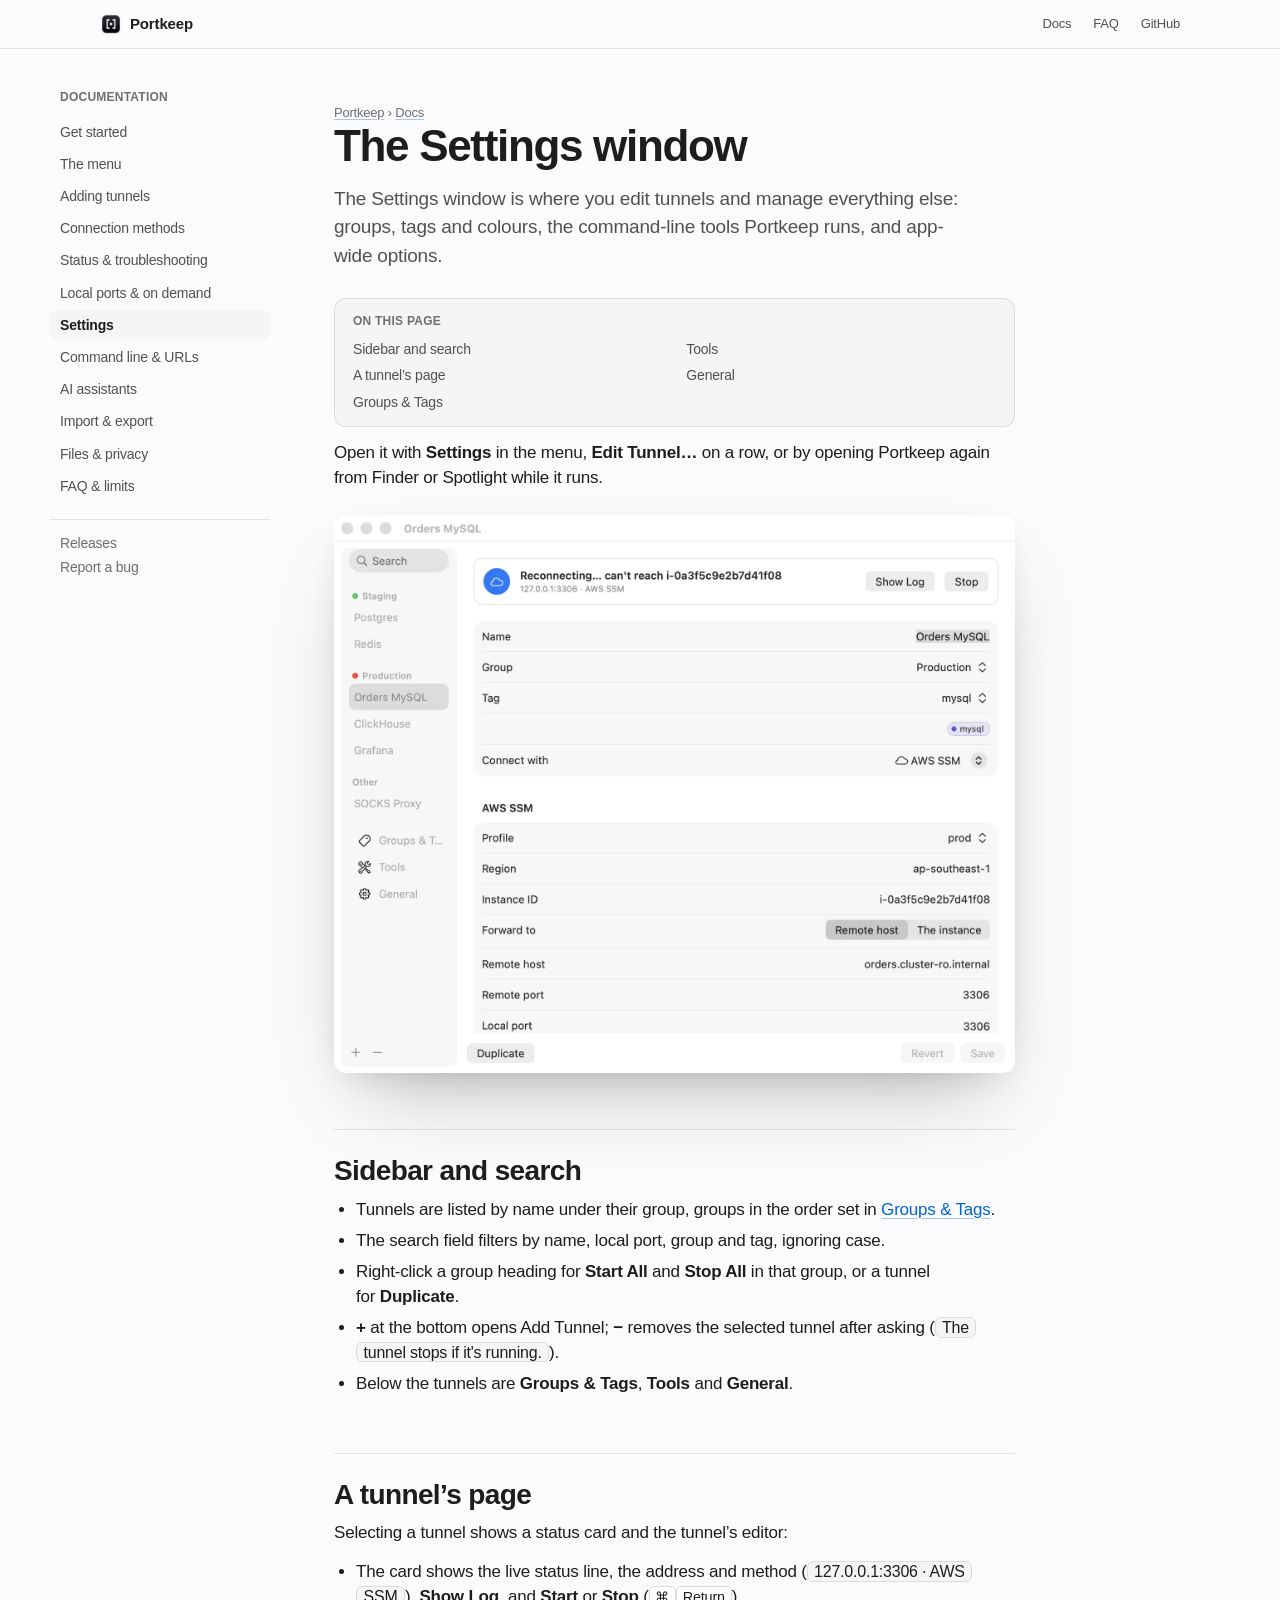
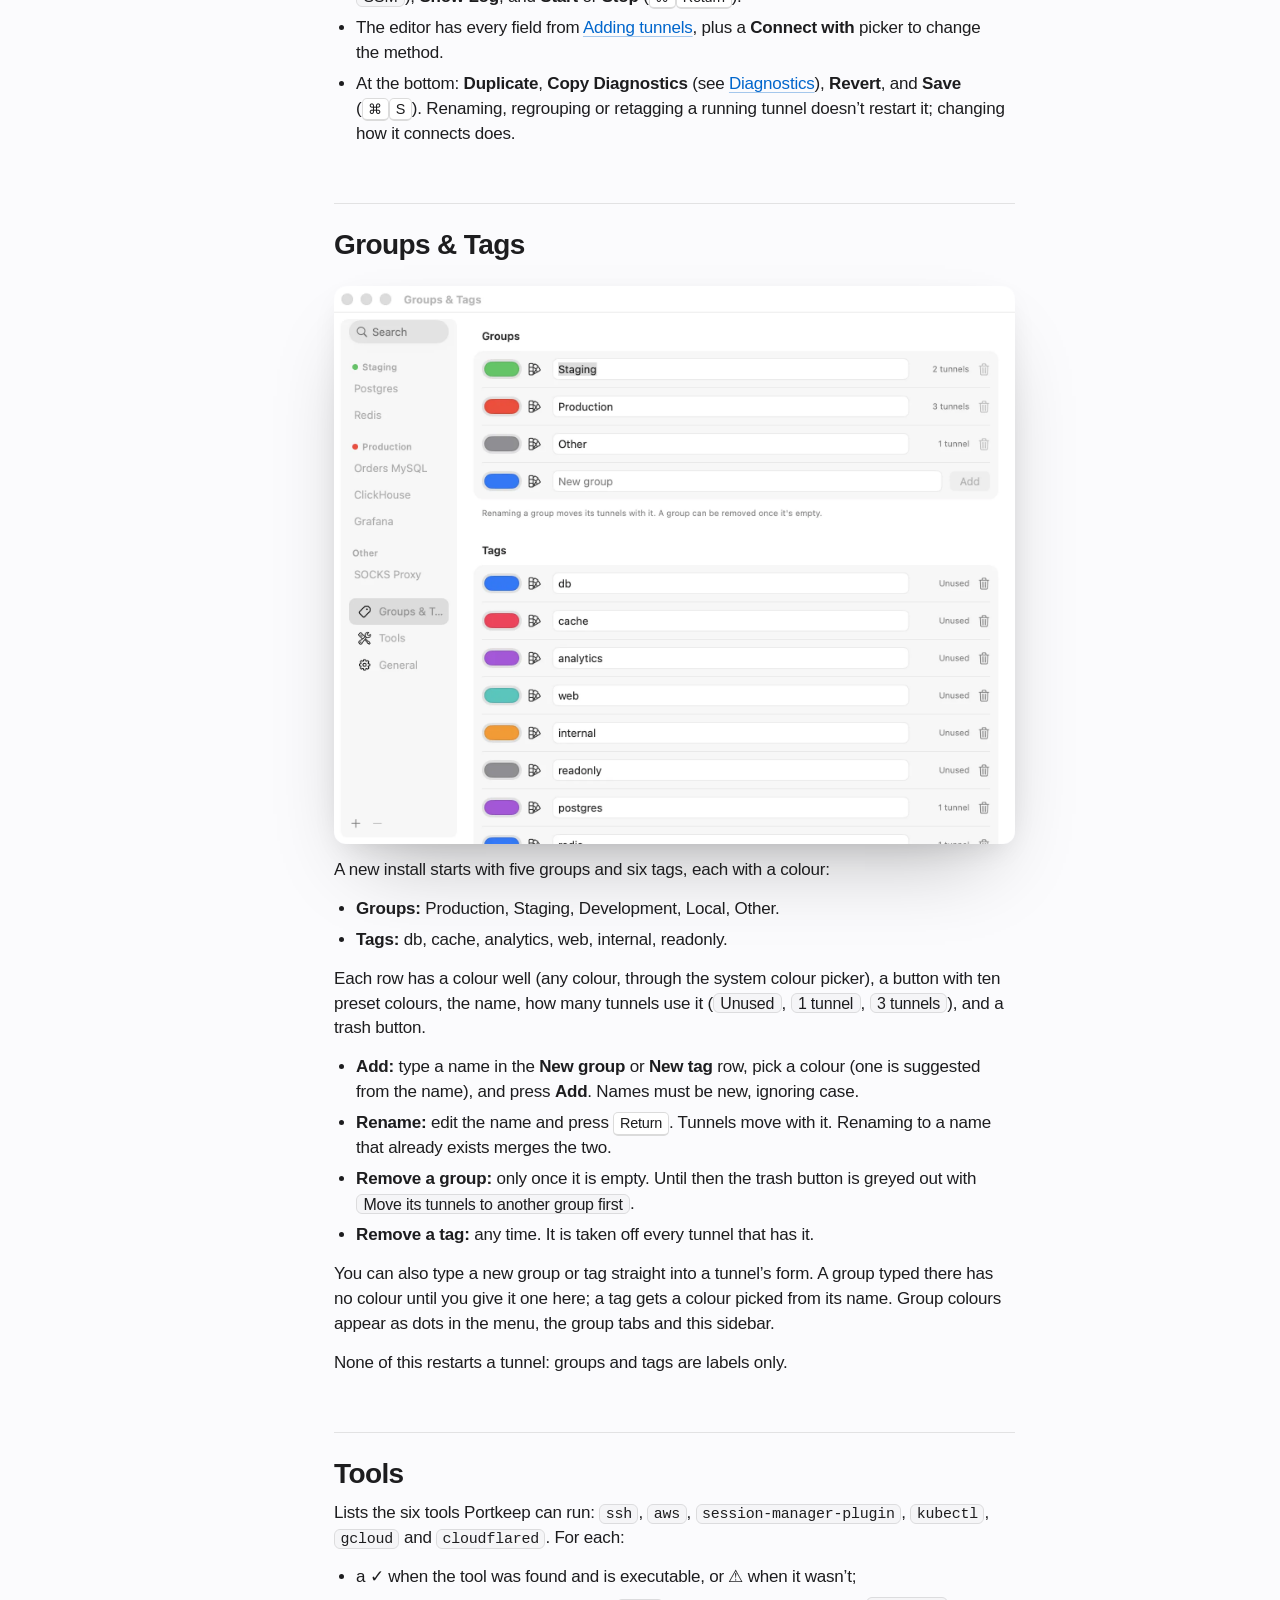
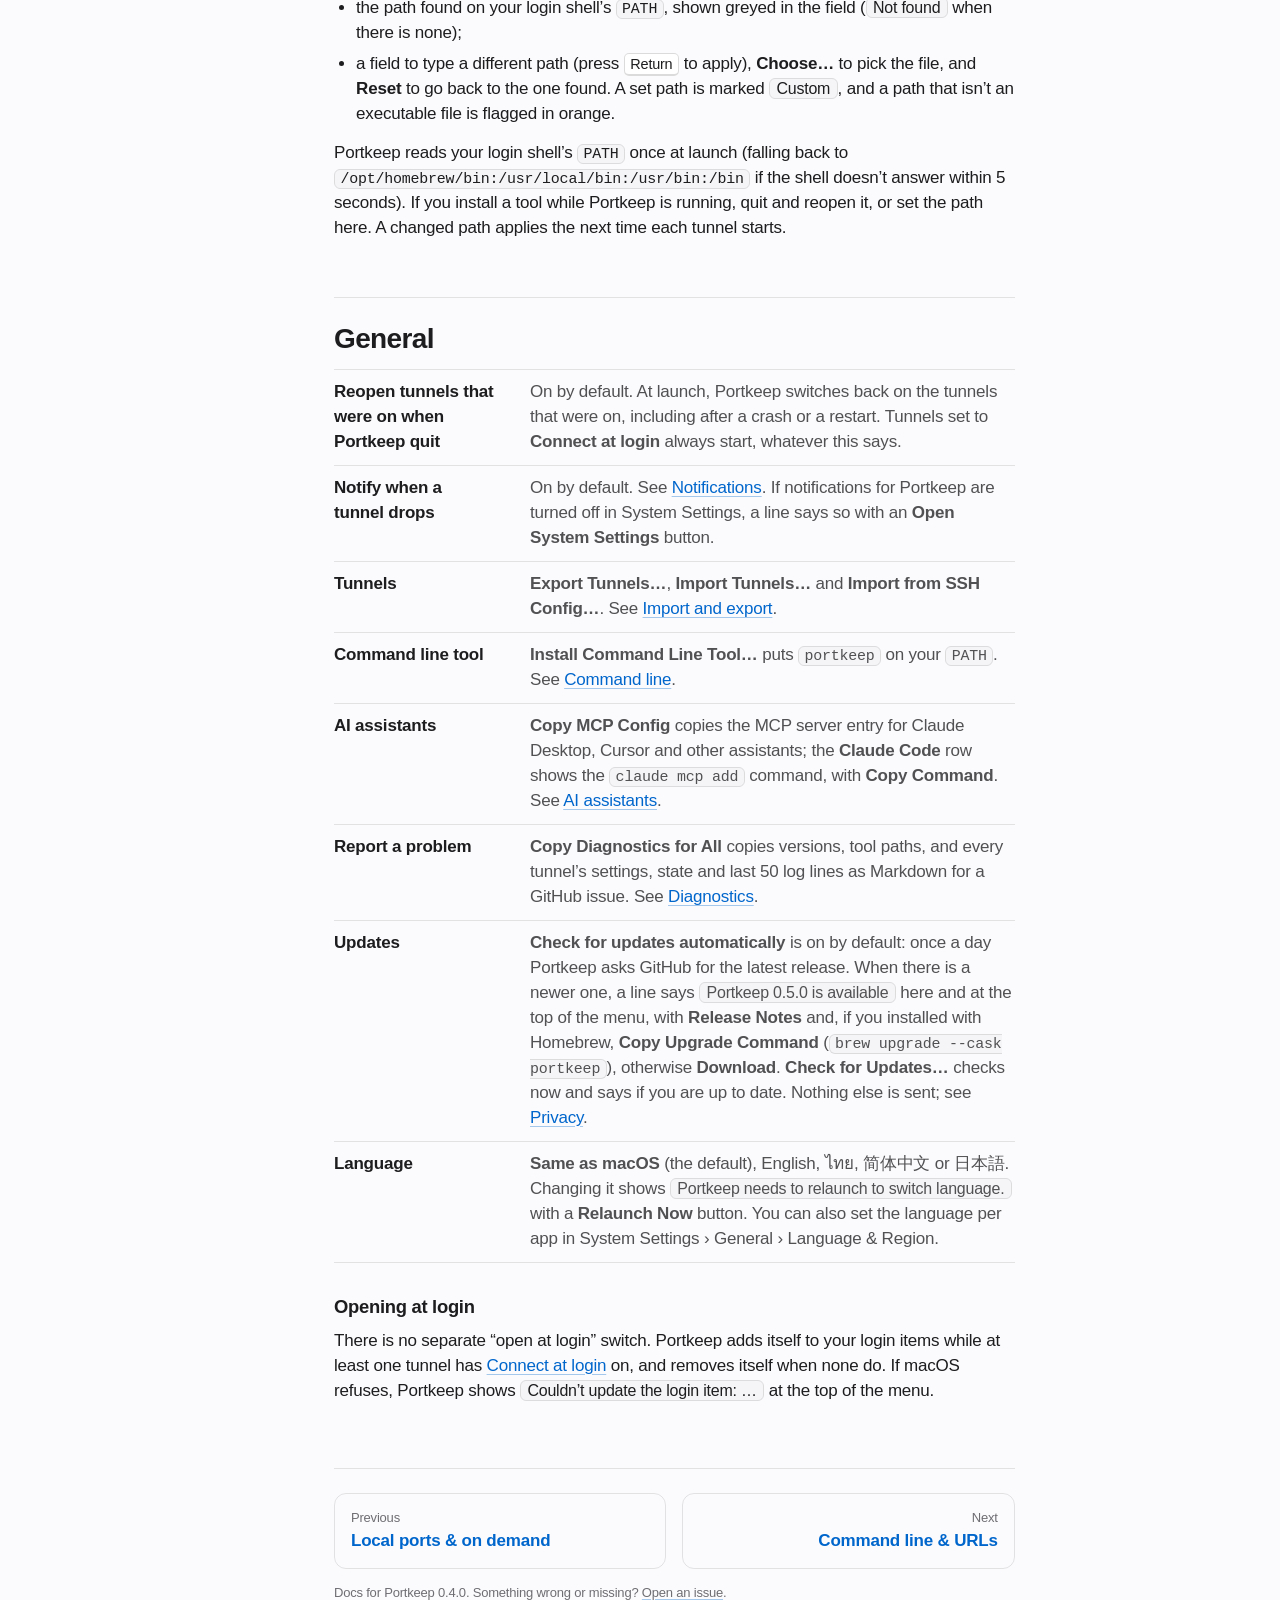
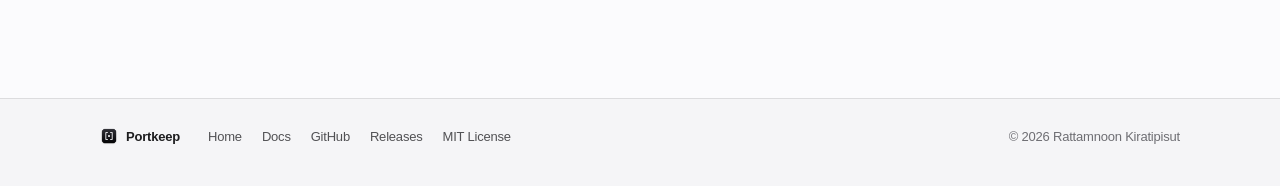
<file: site/docs/settings.html>
<!doctype html>
<html lang="en">
<head>
<meta charset="utf-8">
<meta name="viewport" content="width=device-width, initial-scale=1">
<title>Settings — Portkeep docs</title>
<meta name="description" content="Portkeep&#x27;s Settings window: the tunnel sidebar and search, the tunnel detail pane, Groups &amp; Tags, Tools paths, and General options such as language and notifications.">
<meta name="color-scheme" content="light dark">
<meta name="theme-color" content="#fbfbfd" media="(prefers-color-scheme: light)">
<meta name="theme-color" content="#000000" media="(prefers-color-scheme: dark)">
<link rel="canonical" href="https://portkeep.rattamnoon.com/docs/settings.html">
<link rel="icon" type="image/png" href="../assets/favicon.png">
<link rel="apple-touch-icon" href="../assets/apple-touch-icon.png">
<meta property="og:type" content="article">
<meta property="og:site_name" content="Portkeep">
<meta property="og:title" content="Settings — Portkeep docs">
<meta property="og:description" content="Portkeep&#x27;s Settings window: the tunnel sidebar and search, the tunnel detail pane, Groups &amp; Tags, Tools paths, and General options such as language and notifications.">
<meta property="og:url" content="https://portkeep.rattamnoon.com/docs/settings.html">
<meta property="og:image" content="https://portkeep.rattamnoon.com/assets/og.png">
<meta property="og:image:width" content="1200">
<meta property="og:image:height" content="630">
<meta property="og:image:alt" content="The Portkeep icon beside the name and tagline">
<meta property="og:locale" content="en_US">
<meta name="twitter:card" content="summary_large_image">
<meta name="twitter:title" content="Settings — Portkeep docs">
<meta name="twitter:description" content="Portkeep&#x27;s Settings window: the tunnel sidebar and search, the tunnel detail pane, Groups &amp; Tags, Tools paths, and General options such as language and notifications.">
<meta name="twitter:image" content="https://portkeep.rattamnoon.com/assets/og.png">
<meta name="author" content="Rattamnoon Kiratipisut">
<link rel="stylesheet" href="../assets/style.css">
<link rel="stylesheet" href="../assets/docs.css">
<script type="application/ld+json">
{
 "@context": "https://schema.org",
 "@graph": [
  {
   "@type": "TechArticle",
   "@id": "https://portkeep.rattamnoon.com/docs/settings.html#article",
   "headline": "The Settings window",
   "description": "Portkeep's Settings window: the tunnel sidebar and search, the tunnel detail pane, Groups & Tags, Tools paths, and General options such as language and notifications.",
   "url": "https://portkeep.rattamnoon.com/docs/settings.html",
   "mainEntityOfPage": "https://portkeep.rattamnoon.com/docs/settings.html",
   "inLanguage": "en",
   "image": "https://portkeep.rattamnoon.com/assets/og.png",
   "dateModified": "2026-10-17",
   "author": {
    "@type": "Person",
    "name": "Rattamnoon Kiratipisut",
    "url": "https://github.com/rattamnoon"
   },
   "about": {
    "@id": "https://portkeep.rattamnoon.com/#app"
   },
   "isPartOf": {
    "@type": "WebSite",
    "name": "Portkeep",
    "url": "https://portkeep.rattamnoon.com/"
   }
  },
  {
   "@type": "BreadcrumbList",
   "itemListElement": [
    {
     "@type": "ListItem",
     "position": 1,
     "name": "Portkeep",
     "item": "https://portkeep.rattamnoon.com/"
    },
    {
     "@type": "ListItem",
     "position": 2,
     "name": "Docs",
     "item": "https://portkeep.rattamnoon.com/docs/"
    },
    {
     "@type": "ListItem",
     "position": 3,
     "name": "Settings",
     "item": "https://portkeep.rattamnoon.com/docs/settings.html"
    }
   ]
  }
 ]
}
</script>
</head>
<body>
<svg width="0" height="0" class="sprite" aria-hidden="true" focusable="false">
  <symbol id="i-copy" viewBox="0 0 20 20"><rect x="7" y="7" width="9.5" height="9.5" rx="2"/><path d="M13 7V5.5A2 2 0 0 0 11 3.5H5.5a2 2 0 0 0-2 2V11a2 2 0 0 0 2 2H7"/></symbol>
  <symbol id="i-check" viewBox="0 0 20 20"><path d="M4.5 10.5l3.5 3.5 7.5-8"/></symbol>
  <symbol id="i-menu" viewBox="0 0 20 20"><path d="M3.5 6h13M3.5 10h13M3.5 14h13"/></symbol>
</svg>

<header class="bar">
  <nav class="bar-inner" aria-label="Site">
    <a class="bar-brand" href="../" aria-label="Portkeep home"><img src="../assets/favicon.png" width="22" height="22" alt=""> Portkeep</a>
    <div class="bar-links">
      <a class="hide-narrow" href="./">Docs</a>
      <a class="hide-narrow" href="../#faq">FAQ</a>
      <a href="https://github.com/rattamnoon/portkeep">GitHub</a>
      <button class="nav-toggle" type="button" aria-controls="docs-nav" aria-expanded="false"><svg class="ico" aria-hidden="true"><use href="#i-menu"/></svg>Docs menu</button>
    </div>
  </nav>
</header>

<div class="docs">
  <nav class="side" id="docs-nav" aria-label="Docs">
    <p class="side-title">Documentation</p>
    <ol>
      <li><a href="./">Get started</a></li>
      <li><a href="menu.html">The menu</a></li>
      <li><a href="tunnels.html">Adding tunnels</a></li>
      <li><a href="methods.html">Connection methods</a></li>
      <li><a href="status.html">Status &amp; troubleshooting</a></li>
      <li><a href="ports.html">Local ports &amp; on demand</a></li>
      <li><a href="settings.html" aria-current="page">Settings</a></li>
      <li><a href="automation.html">Command line &amp; URLs</a></li>
      <li><a href="ai.html">AI assistants</a></li>
      <li><a href="import-export.html">Import &amp; export</a></li>
      <li><a href="data.html">Files &amp; privacy</a></li>
      <li><a href="faq.html">FAQ &amp; limits</a></li>
    </ol>
    <div class="side-foot">
      <a href="https://github.com/rattamnoon/portkeep/releases">Releases</a>
      <a href="https://github.com/rattamnoon/portkeep/issues/new?template=bug_report.yml">Report a bug</a>
    </div>
  </nav>

  <main class="doc" id="main">
  <p class="crumbs"><a href="../">Portkeep</a> › <a href="./">Docs</a></p>
  <h1>The Settings window</h1>
  <p class="lede">The Settings window is where you edit tunnels and manage everything else: groups, tags and colours, the command-line tools Portkeep runs, and app-wide options.</p>
  <nav class="toc" aria-label="On this page">
    <p>On this page</p>
    <ol>
      <li><a href="#sidebar">Sidebar and search</a></li>
      <li><a href="#tunnel-detail">A tunnel’s page</a></li>
      <li><a href="#groups-tags">Groups &amp; Tags</a></li>
      <li><a href="#tools">Tools</a></li>
      <li><a href="#general">General</a></li>
    </ol>
  </nav>

<p>Open it with <span class="ui">Settings</span> in the menu, <span class="ui">Edit Tunnel…</span> on a row, or by opening Portkeep again from Finder or Spotlight while it runs.</p>
<figure class="shot">
  <picture>
    <source srcset="../assets/settings-en-dark.webp" media="(prefers-color-scheme: dark)">
    <img src="../assets/settings-en-light.webp" width="820" height="672" loading="lazy" alt="The Settings window: a sidebar with a search field, tunnels under Staging, Production and Other, and Groups & Tags, Tools and General below. Orders MySQL is selected; its status card reads “Reconnecting… can't reach i-0a3f5c9e2b7d41f08” with Show Log and Stop buttons, above the AWS SSM fields and Duplicate, Revert and Save buttons.">
  </picture>
</figure>

<h2 id="sidebar">Sidebar and search<a class="anchor" href="#sidebar" aria-label="Link to this section">#</a></h2>
<ul>
  <li>Tunnels are listed by name under their group, groups in the order set in <a href="#groups-tags">Groups &amp; Tags</a>.</li>
  <li>The search field filters by name, local port, group and tag, ignoring case.</li>
  <li>Right-click a group heading for <span class="ui">Start All</span> and <span class="ui">Stop All</span> in that group, or a tunnel for <span class="ui">Duplicate</span>.</li>
  <li><span class="ui">+</span> at the bottom opens Add Tunnel; <span class="ui">−</span> removes the selected tunnel after asking (<span class="msg">The tunnel stops if it's running.</span>).</li>
  <li>Below the tunnels are <span class="ui">Groups &amp; Tags</span>, <span class="ui">Tools</span> and <span class="ui">General</span>.</li>
</ul>

<h2 id="tunnel-detail">A tunnel’s page<a class="anchor" href="#tunnel-detail" aria-label="Link to this section">#</a></h2>
<p>Selecting a tunnel shows a status card and the tunnel’s editor:</p>
<ul>
  <li>The card shows the live status line, the address and method (<span class="msg">127.0.0.1:3306 · AWS SSM</span>), <span class="ui">Show Log</span>, and <span class="ui">Start</span> or <span class="ui">Stop</span> (<kbd>⌘</kbd><kbd>Return</kbd>).</li>
  <li>The editor has every field from <a href="tunnels.html">Adding tunnels</a>, plus a <span class="ui">Connect with</span> picker to change the method.</li>
  <li>At the bottom: <span class="ui">Duplicate</span>, <span class="ui">Copy Diagnostics</span> (see <a href="status.html#diagnostics">Diagnostics</a>), <span class="ui">Revert</span>, and <span class="ui">Save</span> (<kbd>⌘</kbd><kbd>S</kbd>). Renaming, regrouping or retagging a running tunnel doesn’t restart it; changing how it connects does.</li>
</ul>

<h2 id="groups-tags">Groups &amp; Tags<a class="anchor" href="#groups-tags" aria-label="Link to this section">#</a></h2>
<figure class="shot">
  <img src="../assets/labels-en-light.webp" width="820" height="672" loading="lazy" alt="Groups & Tags settings: each group and tag has a colour well, a preset-colour button, an editable name, a tunnel count such as “2 tunnels” or “Unused”, and a trash button, with a New group row and an Add button at the end of the groups.">
</figure>
<p>A new install starts with five groups and six tags, each with a colour:</p>
<ul>
  <li><strong>Groups:</strong> Production, Staging, Development, Local, Other.</li>
  <li><strong>Tags:</strong> db, cache, analytics, web, internal, readonly.</li>
</ul>
<p>Each row has a colour well (any colour, through the system colour picker), a button with ten preset colours, the name, how many tunnels use it (<span class="msg">Unused</span>, <span class="msg">1 tunnel</span>, <span class="msg">3 tunnels</span>), and a trash button.</p>
<ul>
  <li><strong>Add:</strong> type a name in the <span class="ui">New group</span> or <span class="ui">New tag</span> row, pick a colour (one is suggested from the name), and press <span class="ui">Add</span>. Names must be new, ignoring case.</li>
  <li><strong>Rename:</strong> edit the name and press <kbd>Return</kbd>. Tunnels move with it. Renaming to a name that already exists merges the two.</li>
  <li><strong>Remove a group:</strong> only once it is empty. Until then the trash button is greyed out with <span class="msg">Move its tunnels to another group first</span>.</li>
  <li><strong>Remove a tag:</strong> any time. It is taken off every tunnel that has it.</li>
</ul>
<p>You can also type a new group or tag straight into a tunnel’s form. A group typed there has no colour until you give it one here; a tag gets a colour picked from its name. Group colours appear as dots in the menu, the group tabs and this sidebar.</p>
<p>None of this restarts a tunnel: groups and tags are labels only.</p>

<h2 id="tools">Tools<a class="anchor" href="#tools" aria-label="Link to this section">#</a></h2>
<p>Lists the six tools Portkeep can run: <code>ssh</code>, <code>aws</code>, <code>session-manager-plugin</code>, <code>kubectl</code>, <code>gcloud</code> and <code>cloudflared</code>. For each:</p>
<ul>
  <li>a ✓ when the tool was found and is executable, or ⚠ when it wasn’t;</li>
  <li>the path found on your login shell’s <code>PATH</code>, shown greyed in the field (<span class="msg">Not found</span> when there is none);</li>
  <li>a field to type a different path (press <kbd>Return</kbd> to apply), <span class="ui">Choose…</span> to pick the file, and <span class="ui">Reset</span> to go back to the one found. A set path is marked <span class="msg">Custom</span>, and a path that isn’t an executable file is flagged in orange.</li>
</ul>
<p>Portkeep reads your login shell’s <code>PATH</code> once at launch (falling back to <code>/opt/homebrew/bin:/usr/local/bin:/usr/bin:/bin</code> if the shell doesn’t answer within 5 seconds). If you install a tool while Portkeep is running, quit and reopen it, or set the path here. A changed path applies the next time each tunnel starts.</p>

<h2 id="general">General<a class="anchor" href="#general" aria-label="Link to this section">#</a></h2>
<dl class="fields">
  <div><dt>Reopen tunnels that were on when Portkeep quit</dt><dd>On by default. At launch, Portkeep switches back on the tunnels that were on, including after a crash or a restart. Tunnels set to <span class="ui">Connect at login</span> always start, whatever this says.</dd></div>
  <div><dt>Notify when a tunnel drops</dt><dd>On by default. See <a href="status.html#notifications">Notifications</a>. If notifications for Portkeep are turned off in System Settings, a line says so with an <span class="ui">Open System Settings</span> button.</dd></div>
  <div><dt>Tunnels</dt><dd><span class="ui">Export Tunnels…</span>, <span class="ui">Import Tunnels…</span> and <span class="ui">Import from SSH Config…</span>. See <a href="import-export.html">Import and export</a>.</dd></div>
  <div><dt>Command line tool</dt><dd><span class="ui">Install Command Line Tool…</span> puts <code>portkeep</code> on your <code>PATH</code>. See <a href="automation.html#install">Command line</a>.</dd></div>
  <div><dt>AI assistants</dt><dd><span class="ui">Copy MCP Config</span> copies the MCP server entry for Claude Desktop, Cursor and other assistants; the <span class="ui">Claude Code</span> row shows the <code>claude mcp add</code> command, with <span class="ui">Copy Command</span>. See <a href="ai.html">AI assistants</a>.</dd></div>
  <div><dt>Report a problem</dt><dd><span class="ui">Copy Diagnostics for All</span> copies versions, tool paths, and every tunnel’s settings, state and last 50 log lines as Markdown for a GitHub issue. See <a href="status.html#diagnostics">Diagnostics</a>.</dd></div>
  <div><dt>Updates</dt><dd><span class="ui">Check for updates automatically</span> is on by default: once a day Portkeep asks GitHub for the latest release. When there is a newer one, a line says <span class="msg">Portkeep 0.5.0 is available</span> here and at the top of the menu, with <span class="ui">Release Notes</span> and, if you installed with Homebrew, <span class="ui">Copy Upgrade Command</span> (<code>brew upgrade --cask portkeep</code>), otherwise <span class="ui">Download</span>. <span class="ui">Check for Updates…</span> checks now and says if you are up to date. Nothing else is sent; see <a href="data.html#privacy">Privacy</a>.</dd></div>
  <div><dt>Language</dt><dd><span class="ui">Same as macOS</span> (the default), English, ไทย, 简体中文 or 日本語. Changing it shows <span class="msg">Portkeep needs to relaunch to switch language.</span> with a <span class="ui">Relaunch Now</span> button. You can also set the language per app in System Settings › General › Language &amp; Region.</dd></div>
</dl>

<h3 id="login-item">Opening at login<a class="anchor" href="#login-item" aria-label="Link to this section">#</a></h3>
<p>There is no separate “open at login” switch. Portkeep adds itself to your login items while at least one tunnel has <a href="tunnels.html#connect-at-login">Connect at login</a> on, and removes itself when none do. If macOS refuses, Portkeep shows <span class="msg">Couldn’t update the login item: …</span> at the top of the menu.</p>

  <nav class="pager" aria-label="Previous and next pages">
    <a class="prev" href="ports.html" rel="prev"><span>Previous</span><strong>Local ports &amp; on demand</strong></a>
    <a class="next" href="automation.html" rel="next"><span>Next</span><strong>Command line &amp; URLs</strong></a>
  </nav>
  <p class="edit">Docs for Portkeep 0.4.0. Something wrong or missing? <a href="https://github.com/rattamnoon/portkeep/issues/new?template=bug_report.yml">Open an issue</a>.</p>
  </main>
</div>

<footer class="foot">
  <div class="wrap foot-inner">
    <span class="foot-brand"><img src="../assets/favicon.png" width="18" height="18" alt=""> Portkeep</span>
    <nav class="foot-links" aria-label="Footer">
      <a href="../">Home</a>
      <a href="./">Docs</a>
      <a href="https://github.com/rattamnoon/portkeep">GitHub</a>
      <a href="https://github.com/rattamnoon/portkeep/releases">Releases</a>
      <a href="https://github.com/rattamnoon/portkeep/blob/main/LICENSE">MIT License</a>
    </nav>
    <p class="foot-copy">© 2026 Rattamnoon Kiratipisut</p>
  </div>
</footer>

<script>
  (function () {
    var root = document.documentElement;
    root.classList.add('js');
    var toggle = document.querySelector('.nav-toggle');
    var side = document.getElementById('docs-nav');
    toggle.addEventListener('click', function () {
      var open = side.classList.toggle('open');
      toggle.setAttribute('aria-expanded', open ? 'true' : 'false');
    });
    document.querySelectorAll('.code').forEach(function (block) {
      if (!navigator.clipboard) return;
      var button = document.createElement('button');
      button.type = 'button';
      button.className = 'code-copy';
      button.innerHTML = '<svg class="ico" aria-hidden="true"><use href="#i-copy"/></svg><span>Copy</span>';
      var label = button.querySelector('span');
      var timer;
      button.addEventListener('click', function () {
        var text = block.querySelector('code').innerText.replace(/\n$/, '');
        navigator.clipboard.writeText(text).then(function () {
          button.classList.add('is-done');
          label.textContent = 'Copied';
          clearTimeout(timer);
          timer = setTimeout(function () { button.classList.remove('is-done'); label.textContent = 'Copy'; }, 2000);
        });
      });
      block.appendChild(button);
    });
  })();
</script>
</body>
</html>
</file>
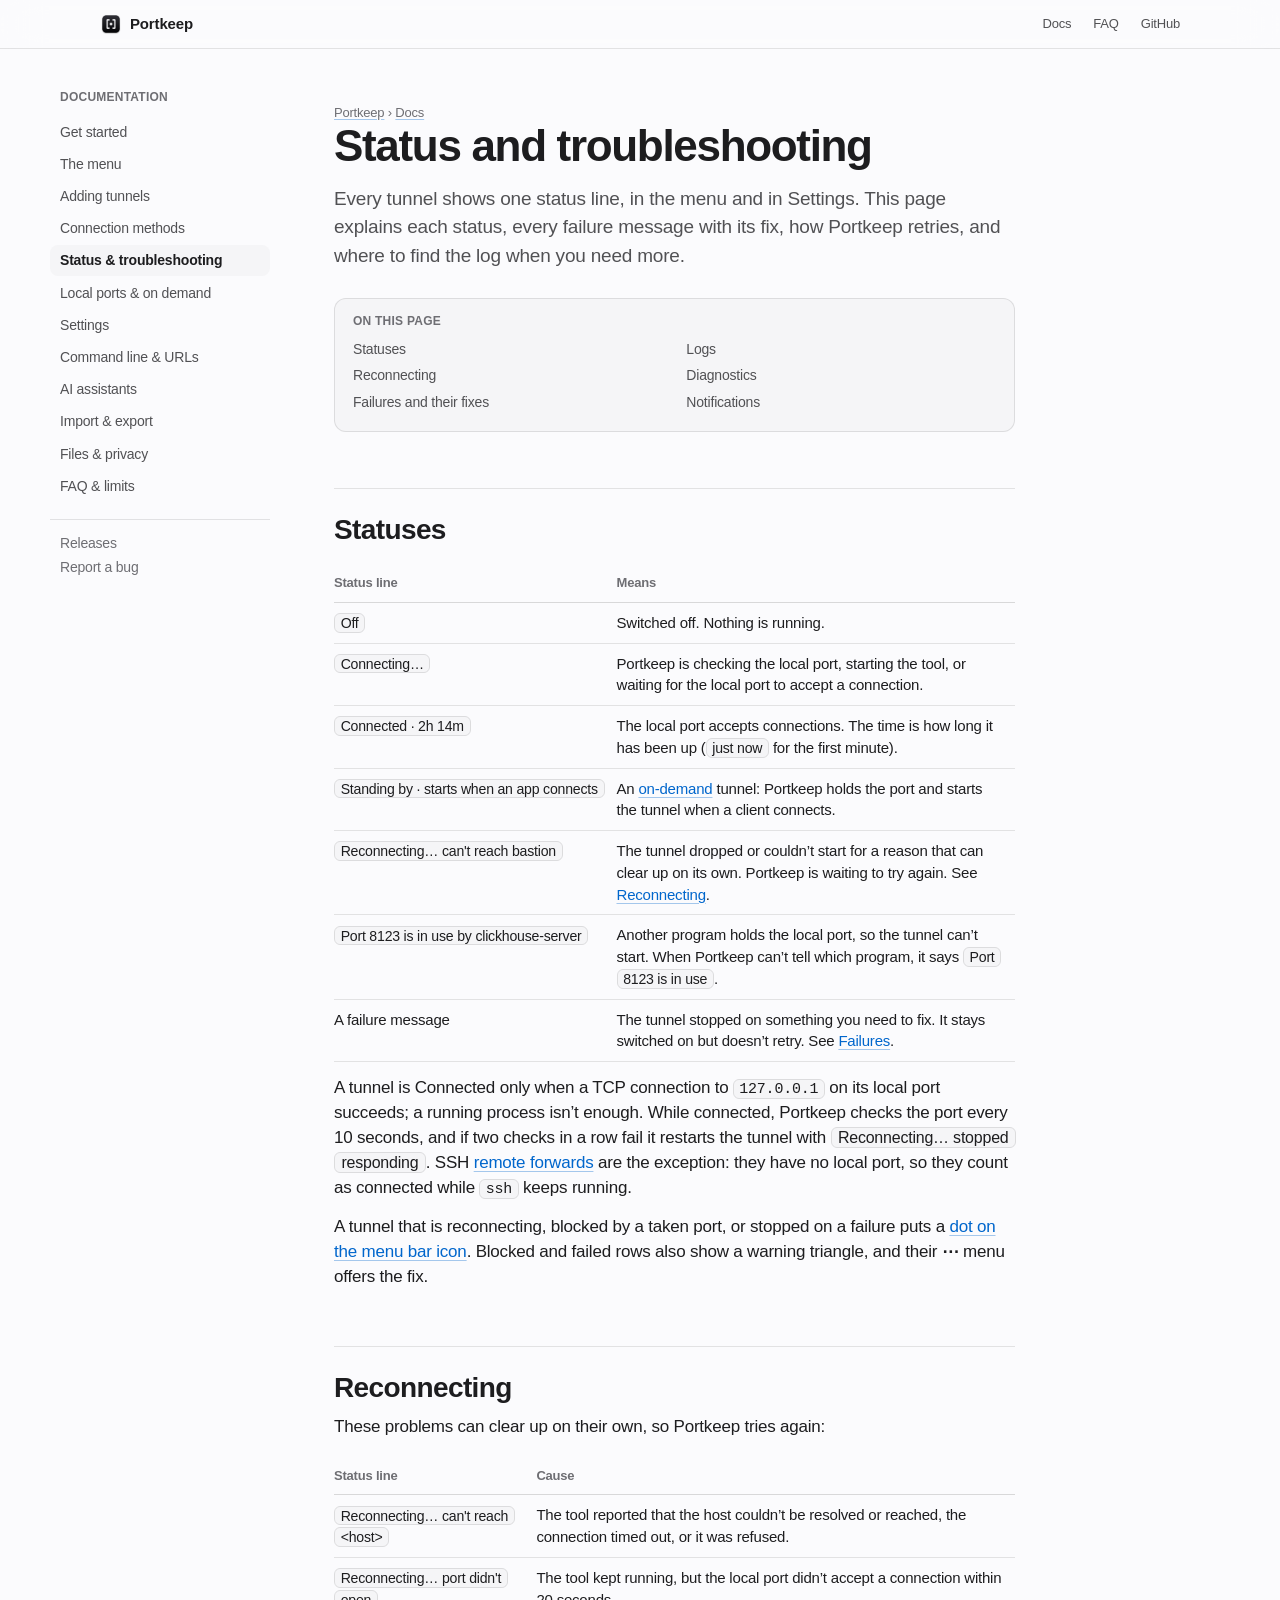
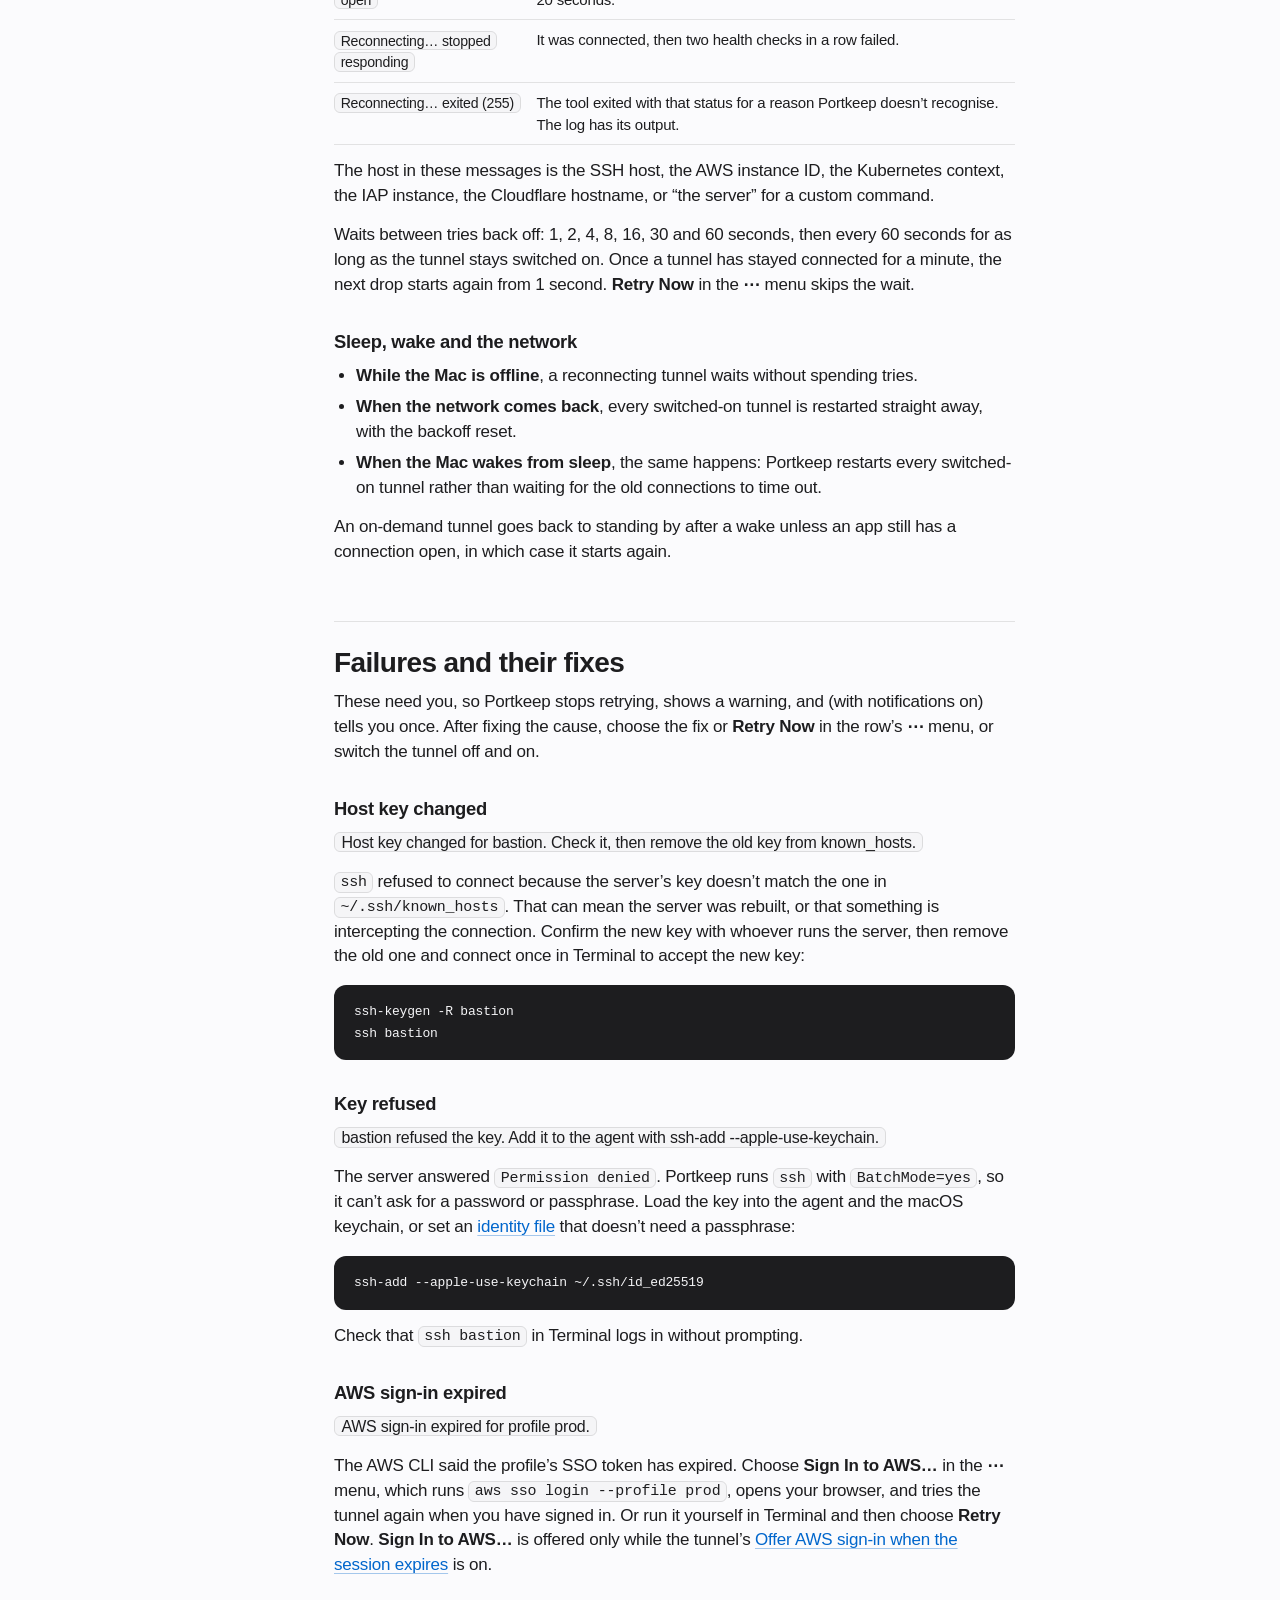
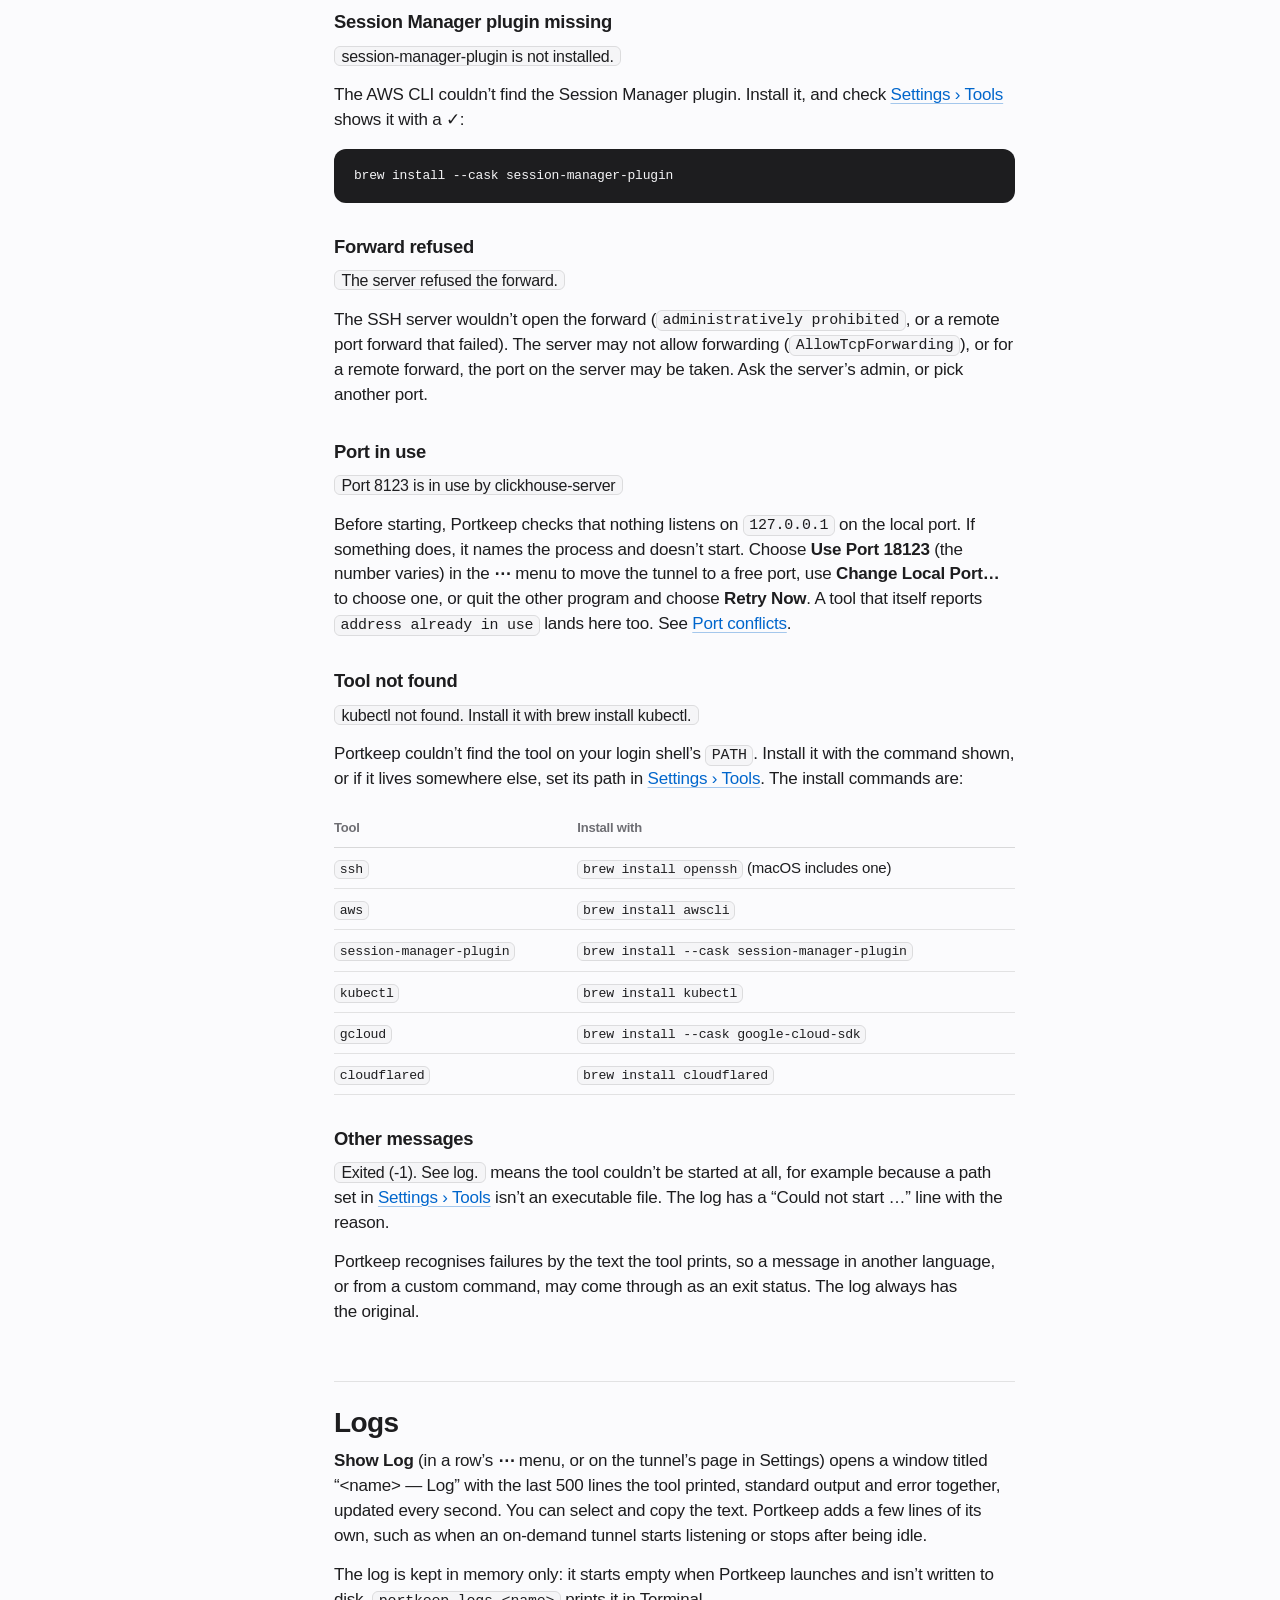
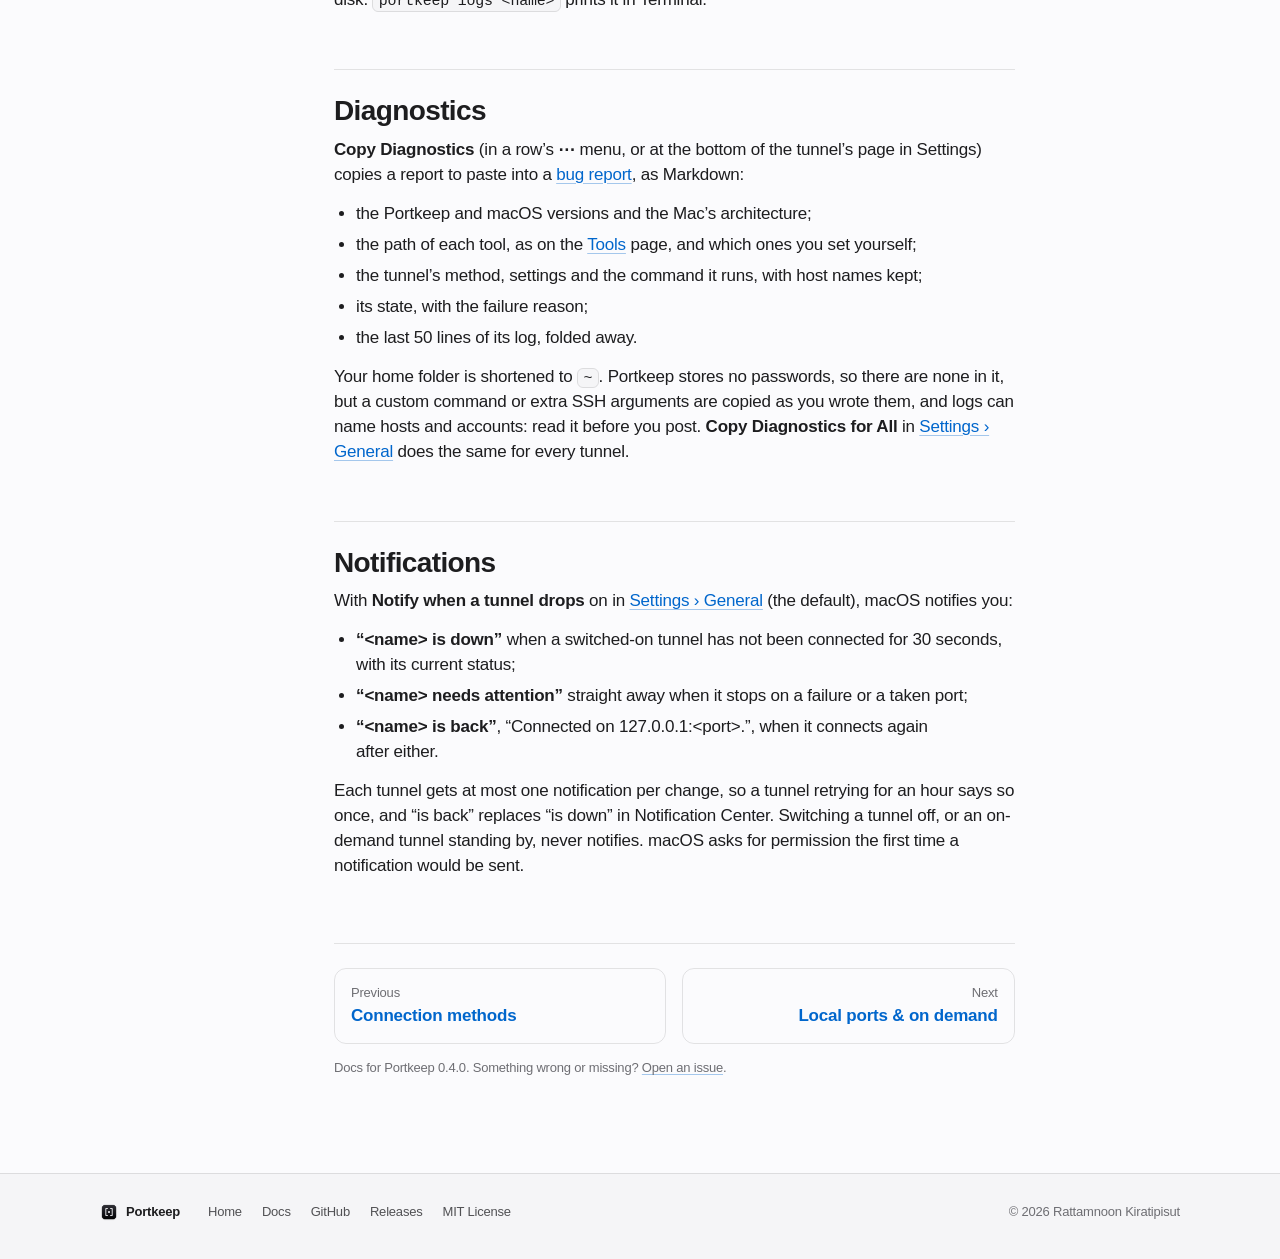
<file: site/docs/status.html>
<!doctype html>
<html lang="en">
<head>
<meta charset="utf-8">
<meta name="viewport" content="width=device-width, initial-scale=1">
<title>Status &amp; troubleshooting — Portkeep docs</title>
<meta name="description" content="What Connected, Connecting, Reconnecting, Standing by and Off mean in Portkeep, every failure message and its fix, how retries back off, sleep and wake, and the log.">
<meta name="color-scheme" content="light dark">
<meta name="theme-color" content="#fbfbfd" media="(prefers-color-scheme: light)">
<meta name="theme-color" content="#000000" media="(prefers-color-scheme: dark)">
<link rel="canonical" href="https://portkeep.rattamnoon.com/docs/status.html">
<link rel="icon" type="image/png" href="../assets/favicon.png">
<link rel="apple-touch-icon" href="../assets/apple-touch-icon.png">
<meta property="og:type" content="article">
<meta property="og:site_name" content="Portkeep">
<meta property="og:title" content="Status &amp; troubleshooting — Portkeep docs">
<meta property="og:description" content="What Connected, Connecting, Reconnecting, Standing by and Off mean in Portkeep, every failure message and its fix, how retries back off, sleep and wake, and the log.">
<meta property="og:url" content="https://portkeep.rattamnoon.com/docs/status.html">
<meta property="og:image" content="https://portkeep.rattamnoon.com/assets/og.png">
<meta property="og:image:width" content="1200">
<meta property="og:image:height" content="630">
<meta property="og:image:alt" content="The Portkeep icon beside the name and tagline">
<meta property="og:locale" content="en_US">
<meta name="twitter:card" content="summary_large_image">
<meta name="twitter:title" content="Status &amp; troubleshooting — Portkeep docs">
<meta name="twitter:description" content="What Connected, Connecting, Reconnecting, Standing by and Off mean in Portkeep, every failure message and its fix, how retries back off, sleep and wake, and the log.">
<meta name="twitter:image" content="https://portkeep.rattamnoon.com/assets/og.png">
<meta name="author" content="Rattamnoon Kiratipisut">
<link rel="stylesheet" href="../assets/style.css">
<link rel="stylesheet" href="../assets/docs.css">
<script type="application/ld+json">
{
 "@context": "https://schema.org",
 "@graph": [
  {
   "@type": "TechArticle",
   "@id": "https://portkeep.rattamnoon.com/docs/status.html#article",
   "headline": "Status and troubleshooting",
   "description": "What Connected, Connecting, Reconnecting, Standing by and Off mean in Portkeep, every failure message and its fix, how retries back off, sleep and wake, and the log.",
   "url": "https://portkeep.rattamnoon.com/docs/status.html",
   "mainEntityOfPage": "https://portkeep.rattamnoon.com/docs/status.html",
   "inLanguage": "en",
   "image": "https://portkeep.rattamnoon.com/assets/og.png",
   "dateModified": "2026-10-17",
   "author": {
    "@type": "Person",
    "name": "Rattamnoon Kiratipisut",
    "url": "https://github.com/rattamnoon"
   },
   "about": {
    "@id": "https://portkeep.rattamnoon.com/#app"
   },
   "isPartOf": {
    "@type": "WebSite",
    "name": "Portkeep",
    "url": "https://portkeep.rattamnoon.com/"
   }
  },
  {
   "@type": "BreadcrumbList",
   "itemListElement": [
    {
     "@type": "ListItem",
     "position": 1,
     "name": "Portkeep",
     "item": "https://portkeep.rattamnoon.com/"
    },
    {
     "@type": "ListItem",
     "position": 2,
     "name": "Docs",
     "item": "https://portkeep.rattamnoon.com/docs/"
    },
    {
     "@type": "ListItem",
     "position": 3,
     "name": "Status & troubleshooting",
     "item": "https://portkeep.rattamnoon.com/docs/status.html"
    }
   ]
  }
 ]
}
</script>
</head>
<body>
<svg width="0" height="0" class="sprite" aria-hidden="true" focusable="false">
  <symbol id="i-copy" viewBox="0 0 20 20"><rect x="7" y="7" width="9.5" height="9.5" rx="2"/><path d="M13 7V5.5A2 2 0 0 0 11 3.5H5.5a2 2 0 0 0-2 2V11a2 2 0 0 0 2 2H7"/></symbol>
  <symbol id="i-check" viewBox="0 0 20 20"><path d="M4.5 10.5l3.5 3.5 7.5-8"/></symbol>
  <symbol id="i-menu" viewBox="0 0 20 20"><path d="M3.5 6h13M3.5 10h13M3.5 14h13"/></symbol>
</svg>

<header class="bar">
  <nav class="bar-inner" aria-label="Site">
    <a class="bar-brand" href="../" aria-label="Portkeep home"><img src="../assets/favicon.png" width="22" height="22" alt=""> Portkeep</a>
    <div class="bar-links">
      <a class="hide-narrow" href="./">Docs</a>
      <a class="hide-narrow" href="../#faq">FAQ</a>
      <a href="https://github.com/rattamnoon/portkeep">GitHub</a>
      <button class="nav-toggle" type="button" aria-controls="docs-nav" aria-expanded="false"><svg class="ico" aria-hidden="true"><use href="#i-menu"/></svg>Docs menu</button>
    </div>
  </nav>
</header>

<div class="docs">
  <nav class="side" id="docs-nav" aria-label="Docs">
    <p class="side-title">Documentation</p>
    <ol>
      <li><a href="./">Get started</a></li>
      <li><a href="menu.html">The menu</a></li>
      <li><a href="tunnels.html">Adding tunnels</a></li>
      <li><a href="methods.html">Connection methods</a></li>
      <li><a href="status.html" aria-current="page">Status &amp; troubleshooting</a></li>
      <li><a href="ports.html">Local ports &amp; on demand</a></li>
      <li><a href="settings.html">Settings</a></li>
      <li><a href="automation.html">Command line &amp; URLs</a></li>
      <li><a href="ai.html">AI assistants</a></li>
      <li><a href="import-export.html">Import &amp; export</a></li>
      <li><a href="data.html">Files &amp; privacy</a></li>
      <li><a href="faq.html">FAQ &amp; limits</a></li>
    </ol>
    <div class="side-foot">
      <a href="https://github.com/rattamnoon/portkeep/releases">Releases</a>
      <a href="https://github.com/rattamnoon/portkeep/issues/new?template=bug_report.yml">Report a bug</a>
    </div>
  </nav>

  <main class="doc" id="main">
  <p class="crumbs"><a href="../">Portkeep</a> › <a href="./">Docs</a></p>
  <h1>Status and troubleshooting</h1>
  <p class="lede">Every tunnel shows one status line, in the menu and in Settings. This page explains each status, every failure message with its fix, how Portkeep retries, and where to find the log when you need more.</p>
  <nav class="toc" aria-label="On this page">
    <p>On this page</p>
    <ol>
      <li><a href="#states">Statuses</a></li>
      <li><a href="#reconnect">Reconnecting</a></li>
      <li><a href="#failures">Failures and their fixes</a></li>
      <li><a href="#logs">Logs</a></li>
      <li><a href="#diagnostics">Diagnostics</a></li>
      <li><a href="#notifications">Notifications</a></li>
    </ol>
  </nav>

<h2 id="states">Statuses<a class="anchor" href="#states" aria-label="Link to this section">#</a></h2>
<div class="table"><table>
  <thead><tr><th>Status line</th><th>Means</th></tr></thead>
  <tbody>
    <tr><td><span class="msg">Off</span></td><td>Switched off. Nothing is running.</td></tr>
    <tr><td><span class="msg">Connecting…</span></td><td>Portkeep is checking the local port, starting the tool, or waiting for the local port to accept a connection.</td></tr>
    <tr><td><span class="msg">Connected · 2h 14m</span></td><td>The local port accepts connections. The time is how long it has been up (<span class="msg">just now</span> for the first minute).</td></tr>
    <tr><td><span class="msg">Standing by · starts when an app connects</span></td><td>An <a href="ports.html#on-demand">on-demand</a> tunnel: Portkeep holds the port and starts the tunnel when a client connects.</td></tr>
    <tr><td class="wrap"><span class="msg">Reconnecting… can't reach bastion</span></td><td>The tunnel dropped or couldn’t start for a reason that can clear up on its own. Portkeep is waiting to try again. See <a href="#reconnect">Reconnecting</a>.</td></tr>
    <tr><td class="wrap"><span class="msg">Port 8123 is in use by clickhouse-server</span></td><td>Another program holds the local port, so the tunnel can’t start. When Portkeep can’t tell which program, it says <span class="msg">Port 8123 is in use</span>.</td></tr>
    <tr><td>A failure message</td><td>The tunnel stopped on something you need to fix. It stays switched on but doesn’t retry. See <a href="#failures">Failures</a>.</td></tr>
  </tbody>
</table></div>
<p>A tunnel is <em>Connected</em> only when a TCP connection to <code>127.0.0.1</code> on its local port succeeds; a running process isn’t enough. While connected, Portkeep checks the port every 10 seconds, and if two checks in a row fail it restarts the tunnel with <span class="msg">Reconnecting… stopped responding</span>. SSH <a href="methods.html#ssh-remote">remote forwards</a> are the exception: they have no local port, so they count as connected while <code>ssh</code> keeps running.</p>
<p>A tunnel that is reconnecting, blocked by a taken port, or stopped on a failure puts a <a href="menu.html#icon">dot on the menu bar icon</a>. Blocked and failed rows also show a warning triangle, and their <span class="ui">⋯</span> menu offers the fix.</p>

<h2 id="reconnect">Reconnecting<a class="anchor" href="#reconnect" aria-label="Link to this section">#</a></h2>
<p>These problems can clear up on their own, so Portkeep tries again:</p>
<div class="table"><table>
  <thead><tr><th>Status line</th><th>Cause</th></tr></thead>
  <tbody>
    <tr><td class="wrap"><span class="msg">Reconnecting… can't reach &lt;host&gt;</span></td><td>The tool reported that the host couldn’t be resolved or reached, the connection timed out, or it was refused.</td></tr>
    <tr><td class="wrap"><span class="msg">Reconnecting… port didn't open</span></td><td>The tool kept running, but the local port didn’t accept a connection within 20 seconds.</td></tr>
    <tr><td class="wrap"><span class="msg">Reconnecting… stopped responding</span></td><td>It was connected, then two health checks in a row failed.</td></tr>
    <tr><td class="wrap"><span class="msg">Reconnecting… exited (255)</span></td><td>The tool exited with that status for a reason Portkeep doesn’t recognise. The log has its output.</td></tr>
  </tbody>
</table></div>
<p>The <em>host</em> in these messages is the SSH host, the AWS instance ID, the Kubernetes context, the IAP instance, the Cloudflare hostname, or “the server” for a custom command.</p>
<p>Waits between tries back off: 1, 2, 4, 8, 16, 30 and 60 seconds, then every 60 seconds for as long as the tunnel stays switched on. Once a tunnel has stayed connected for a minute, the next drop starts again from 1 second. <span class="ui">Retry Now</span> in the <span class="ui">⋯</span> menu skips the wait.</p>

<h3 id="sleep-network">Sleep, wake and the network<a class="anchor" href="#sleep-network" aria-label="Link to this section">#</a></h3>
<ul>
  <li><strong>While the Mac is offline</strong>, a reconnecting tunnel waits without spending tries.</li>
  <li><strong>When the network comes back</strong>, every switched-on tunnel is restarted straight away, with the backoff reset.</li>
  <li><strong>When the Mac wakes from sleep</strong>, the same happens: Portkeep restarts every switched-on tunnel rather than waiting for the old connections to time out.</li>
</ul>
<p>An on-demand tunnel goes back to standing by after a wake unless an app still has a connection open, in which case it starts again.</p>

<h2 id="failures">Failures and their fixes<a class="anchor" href="#failures" aria-label="Link to this section">#</a></h2>
<p>These need you, so Portkeep stops retrying, shows a warning, and (with notifications on) tells you once. After fixing the cause, choose the fix or <span class="ui">Retry Now</span> in the row’s <span class="ui">⋯</span> menu, or switch the tunnel off and on.</p>

<h3 id="host-key">Host key changed<a class="anchor" href="#host-key" aria-label="Link to this section">#</a></h3>
<p><span class="msg">Host key changed for bastion. Check it, then remove the old key from known_hosts.</span></p>
<p><code>ssh</code> refused to connect because the server’s key doesn’t match the one in <code>~/.ssh/known_hosts</code>. That can mean the server was rebuilt, or that something is intercepting the connection. Confirm the new key with whoever runs the server, then remove the old one and connect once in Terminal to accept the new key:</p>
<div class="code"><pre><code>ssh-keygen -R bastion
ssh bastion</code></pre></div>

<h3 id="auth">Key refused<a class="anchor" href="#auth" aria-label="Link to this section">#</a></h3>
<p><span class="msg">bastion refused the key. Add it to the agent with ssh-add --apple-use-keychain.</span></p>
<p>The server answered <code>Permission denied</code>. Portkeep runs <code>ssh</code> with <code>BatchMode=yes</code>, so it can’t ask for a password or passphrase. Load the key into the agent and the macOS keychain, or set an <a href="methods.html#ssh-advanced">identity file</a> that doesn’t need a passphrase:</p>
<div class="code"><pre><code>ssh-add --apple-use-keychain ~/.ssh/id_ed25519</code></pre></div>
<p>Check that <code>ssh bastion</code> in Terminal logs in without prompting.</p>

<h3 id="sso">AWS sign-in expired<a class="anchor" href="#sso" aria-label="Link to this section">#</a></h3>
<p><span class="msg">AWS sign-in expired for profile prod.</span></p>
<p>The AWS CLI said the profile’s SSO token has expired. Choose <span class="ui">Sign In to AWS…</span> in the <span class="ui">⋯</span> menu, which runs <code>aws sso login --profile prod</code>, opens your browser, and tries the tunnel again when you have signed in. Or run it yourself in Terminal and then choose <span class="ui">Retry Now</span>. <span class="ui">Sign In to AWS…</span> is offered only while the tunnel’s <a href="methods.html#ssm-sso">Offer AWS sign-in when the session expires</a> is on.</p>

<h3 id="plugin">Session Manager plugin missing<a class="anchor" href="#plugin" aria-label="Link to this section">#</a></h3>
<p><span class="msg">session-manager-plugin is not installed.</span></p>
<p>The AWS CLI couldn’t find the Session Manager plugin. Install it, and check <a href="settings.html#tools">Settings › Tools</a> shows it with a ✓:</p>
<div class="code"><pre><code>brew install --cask session-manager-plugin</code></pre></div>

<h3 id="forward-refused">Forward refused<a class="anchor" href="#forward-refused" aria-label="Link to this section">#</a></h3>
<p><span class="msg">The server refused the forward.</span></p>
<p>The SSH server wouldn’t open the forward (<code>administratively prohibited</code>, or a remote port forward that failed). The server may not allow forwarding (<code>AllowTcpForwarding</code>), or for a remote forward, the port on the server may be taken. Ask the server’s admin, or pick another port.</p>

<h3 id="port-in-use">Port in use<a class="anchor" href="#port-in-use" aria-label="Link to this section">#</a></h3>
<p><span class="msg">Port 8123 is in use by clickhouse-server</span></p>
<p>Before starting, Portkeep checks that nothing listens on <code>127.0.0.1</code> on the local port. If something does, it names the process and doesn’t start. Choose <span class="ui">Use Port 18123</span> (the number varies) in the <span class="ui">⋯</span> menu to move the tunnel to a free port, use <span class="ui">Change Local Port…</span> to choose one, or quit the other program and choose <span class="ui">Retry Now</span>. A tool that itself reports <code>address already in use</code> lands here too. See <a href="ports.html#conflicts">Port conflicts</a>.</p>

<h3 id="tool-missing">Tool not found<a class="anchor" href="#tool-missing" aria-label="Link to this section">#</a></h3>
<p><span class="msg">kubectl not found. Install it with brew install kubectl.</span></p>
<p>Portkeep couldn’t find the tool on your login shell’s <code>PATH</code>. Install it with the command shown, or if it lives somewhere else, set its path in <a href="settings.html#tools">Settings › Tools</a>. The install commands are:</p>
<div class="table"><table>
  <thead><tr><th>Tool</th><th>Install with</th></tr></thead>
  <tbody>
    <tr><td><code>ssh</code></td><td><code>brew install openssh</code> (macOS includes one)</td></tr>
    <tr><td><code>aws</code></td><td><code>brew install awscli</code></td></tr>
    <tr><td><code>session-manager-plugin</code></td><td><code>brew install --cask session-manager-plugin</code></td></tr>
    <tr><td><code>kubectl</code></td><td><code>brew install kubectl</code></td></tr>
    <tr><td><code>gcloud</code></td><td><code>brew install --cask google-cloud-sdk</code></td></tr>
    <tr><td><code>cloudflared</code></td><td><code>brew install cloudflared</code></td></tr>
  </tbody>
</table></div>

<h3 id="other">Other messages<a class="anchor" href="#other" aria-label="Link to this section">#</a></h3>
<p><span class="msg">Exited (-1). See log.</span> means the tool couldn’t be started at all, for example because a path set in <a href="settings.html#tools">Settings › Tools</a> isn’t an executable file. The log has a “Could not start …” line with the reason.</p>
<p>Portkeep recognises failures by the text the tool prints, so a message in another language, or from a custom command, may come through as an exit status. The log always has the original.</p>

<h2 id="logs">Logs<a class="anchor" href="#logs" aria-label="Link to this section">#</a></h2>
<p><span class="ui">Show Log</span> (in a row’s <span class="ui">⋯</span> menu, or on the tunnel’s page in Settings) opens a window titled “&lt;name&gt; — Log” with the last 500 lines the tool printed, standard output and error together, updated every second. You can select and copy the text. Portkeep adds a few lines of its own, such as when an on-demand tunnel starts listening or stops after being idle.</p>
<p>The log is kept in memory only: it starts empty when Portkeep launches and isn’t written to disk. <code>portkeep logs &lt;name&gt;</code> prints it in Terminal.</p>

<h2 id="diagnostics">Diagnostics<a class="anchor" href="#diagnostics" aria-label="Link to this section">#</a></h2>
<p><span class="ui">Copy Diagnostics</span> (in a row’s <span class="ui">⋯</span> menu, or at the bottom of the tunnel’s page in Settings) copies a report to paste into a <a href="https://github.com/rattamnoon/portkeep/issues/new?template=bug_report.yml">bug report</a>, as Markdown:</p>
<ul>
  <li>the Portkeep and macOS versions and the Mac’s architecture;</li>
  <li>the path of each tool, as on the <a href="settings.html#tools">Tools</a> page, and which ones you set yourself;</li>
  <li>the tunnel’s method, settings and the command it runs, with host names kept;</li>
  <li>its state, with the failure reason;</li>
  <li>the last 50 lines of its log, folded away.</li>
</ul>
<p>Your home folder is shortened to <code>~</code>. Portkeep stores no passwords, so there are none in it, but a custom command or extra SSH arguments are copied as you wrote them, and logs can name hosts and accounts: read it before you post. <span class="ui">Copy Diagnostics for All</span> in <a href="settings.html#general">Settings › General</a> does the same for every tunnel.</p>

<h2 id="notifications">Notifications<a class="anchor" href="#notifications" aria-label="Link to this section">#</a></h2>
<p>With <span class="ui">Notify when a tunnel drops</span> on in <a href="settings.html#general">Settings › General</a> (the default), macOS notifies you:</p>
<ul>
  <li><strong>“&lt;name&gt; is down”</strong> when a switched-on tunnel has not been connected for 30 seconds, with its current status;</li>
  <li><strong>“&lt;name&gt; needs attention”</strong> straight away when it stops on a failure or a taken port;</li>
  <li><strong>“&lt;name&gt; is back”</strong>, “Connected on 127.0.0.1:&lt;port&gt;.”, when it connects again after either.</li>
</ul>
<p>Each tunnel gets at most one notification per change, so a tunnel retrying for an hour says so once, and “is back” replaces “is down” in Notification Center. Switching a tunnel off, or an on-demand tunnel standing by, never notifies. macOS asks for permission the first time a notification would be sent.</p>

  <nav class="pager" aria-label="Previous and next pages">
    <a class="prev" href="methods.html" rel="prev"><span>Previous</span><strong>Connection methods</strong></a>
    <a class="next" href="ports.html" rel="next"><span>Next</span><strong>Local ports &amp; on demand</strong></a>
  </nav>
  <p class="edit">Docs for Portkeep 0.4.0. Something wrong or missing? <a href="https://github.com/rattamnoon/portkeep/issues/new?template=bug_report.yml">Open an issue</a>.</p>
  </main>
</div>

<footer class="foot">
  <div class="wrap foot-inner">
    <span class="foot-brand"><img src="../assets/favicon.png" width="18" height="18" alt=""> Portkeep</span>
    <nav class="foot-links" aria-label="Footer">
      <a href="../">Home</a>
      <a href="./">Docs</a>
      <a href="https://github.com/rattamnoon/portkeep">GitHub</a>
      <a href="https://github.com/rattamnoon/portkeep/releases">Releases</a>
      <a href="https://github.com/rattamnoon/portkeep/blob/main/LICENSE">MIT License</a>
    </nav>
    <p class="foot-copy">© 2026 Rattamnoon Kiratipisut</p>
  </div>
</footer>

<script>
  (function () {
    var root = document.documentElement;
    root.classList.add('js');
    var toggle = document.querySelector('.nav-toggle');
    var side = document.getElementById('docs-nav');
    toggle.addEventListener('click', function () {
      var open = side.classList.toggle('open');
      toggle.setAttribute('aria-expanded', open ? 'true' : 'false');
    });
    document.querySelectorAll('.code').forEach(function (block) {
      if (!navigator.clipboard) return;
      var button = document.createElement('button');
      button.type = 'button';
      button.className = 'code-copy';
      button.innerHTML = '<svg class="ico" aria-hidden="true"><use href="#i-copy"/></svg><span>Copy</span>';
      var label = button.querySelector('span');
      var timer;
      button.addEventListener('click', function () {
        var text = block.querySelector('code').innerText.replace(/\n$/, '');
        navigator.clipboard.writeText(text).then(function () {
          button.classList.add('is-done');
          label.textContent = 'Copied';
          clearTimeout(timer);
          timer = setTimeout(function () { button.classList.remove('is-done'); label.textContent = 'Copy'; }, 2000);
        });
      });
      block.appendChild(button);
    });
  })();
</script>
</body>
</html>
</file>
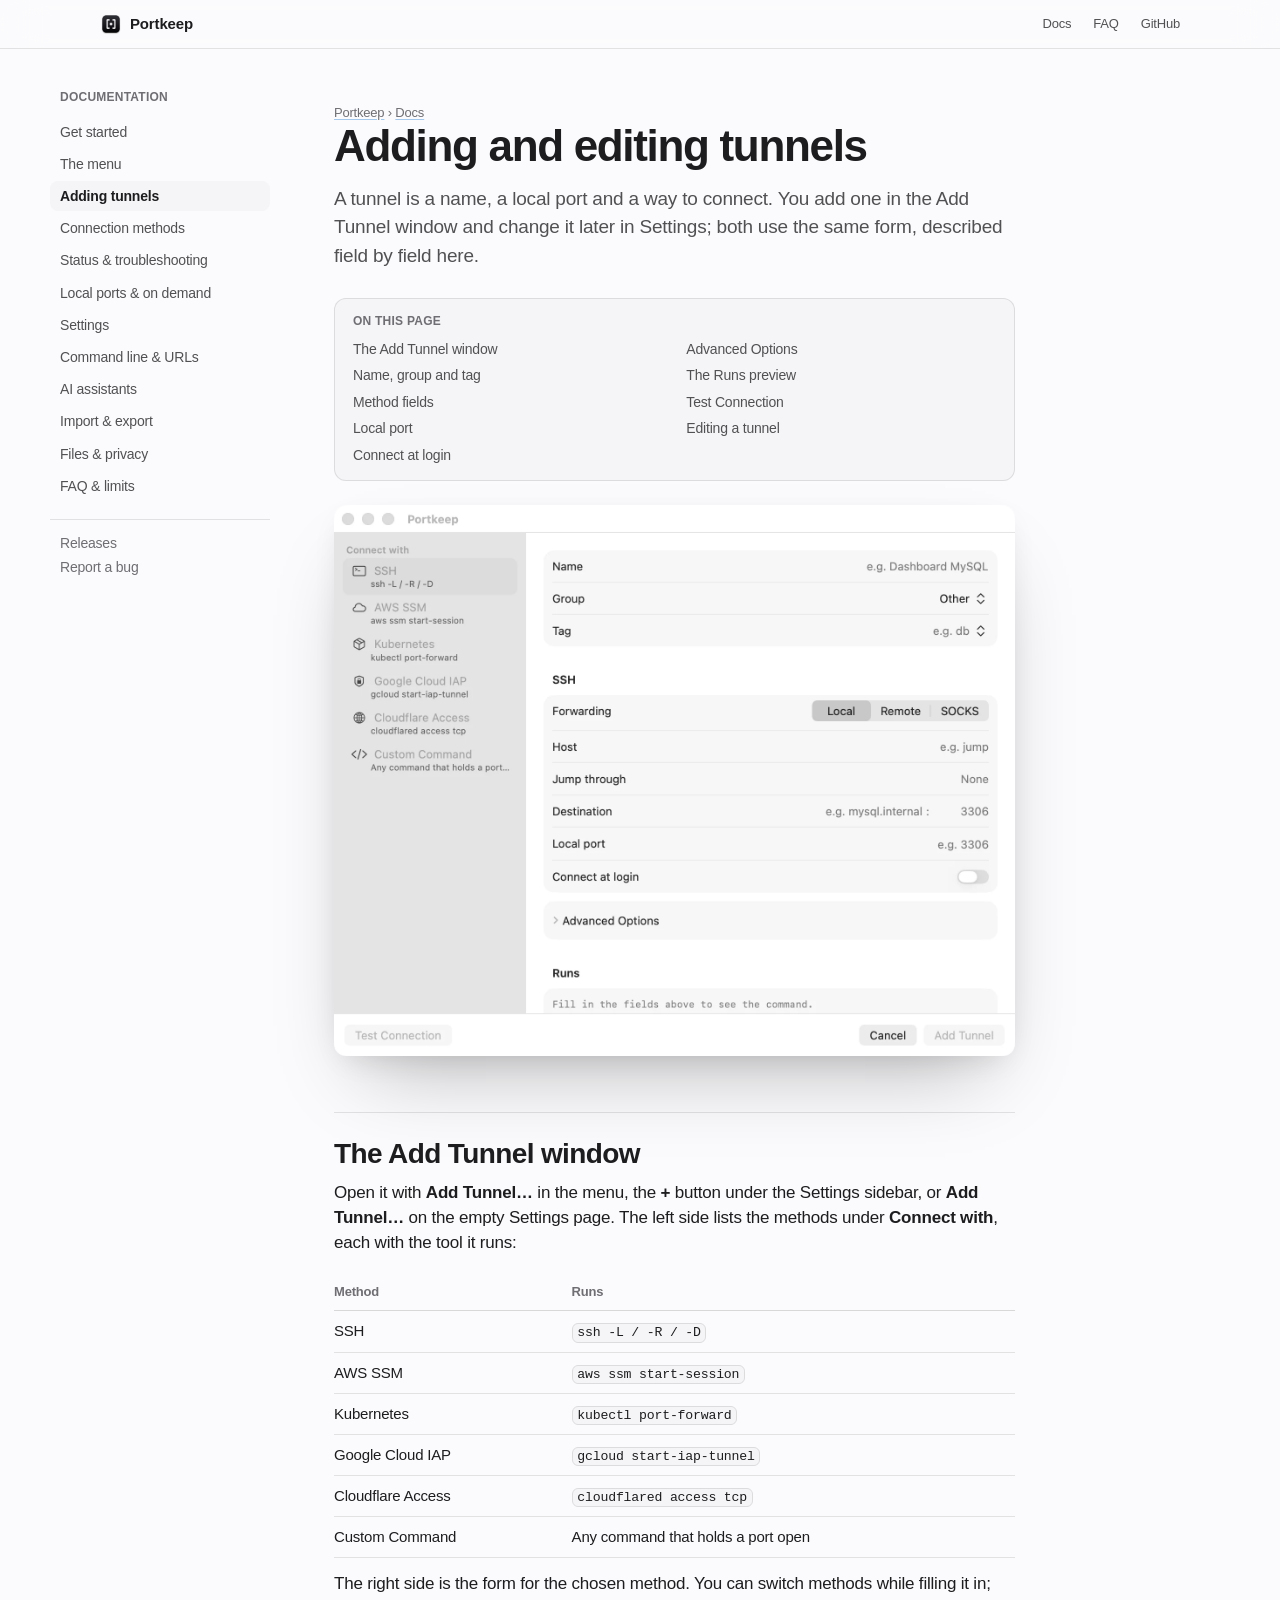
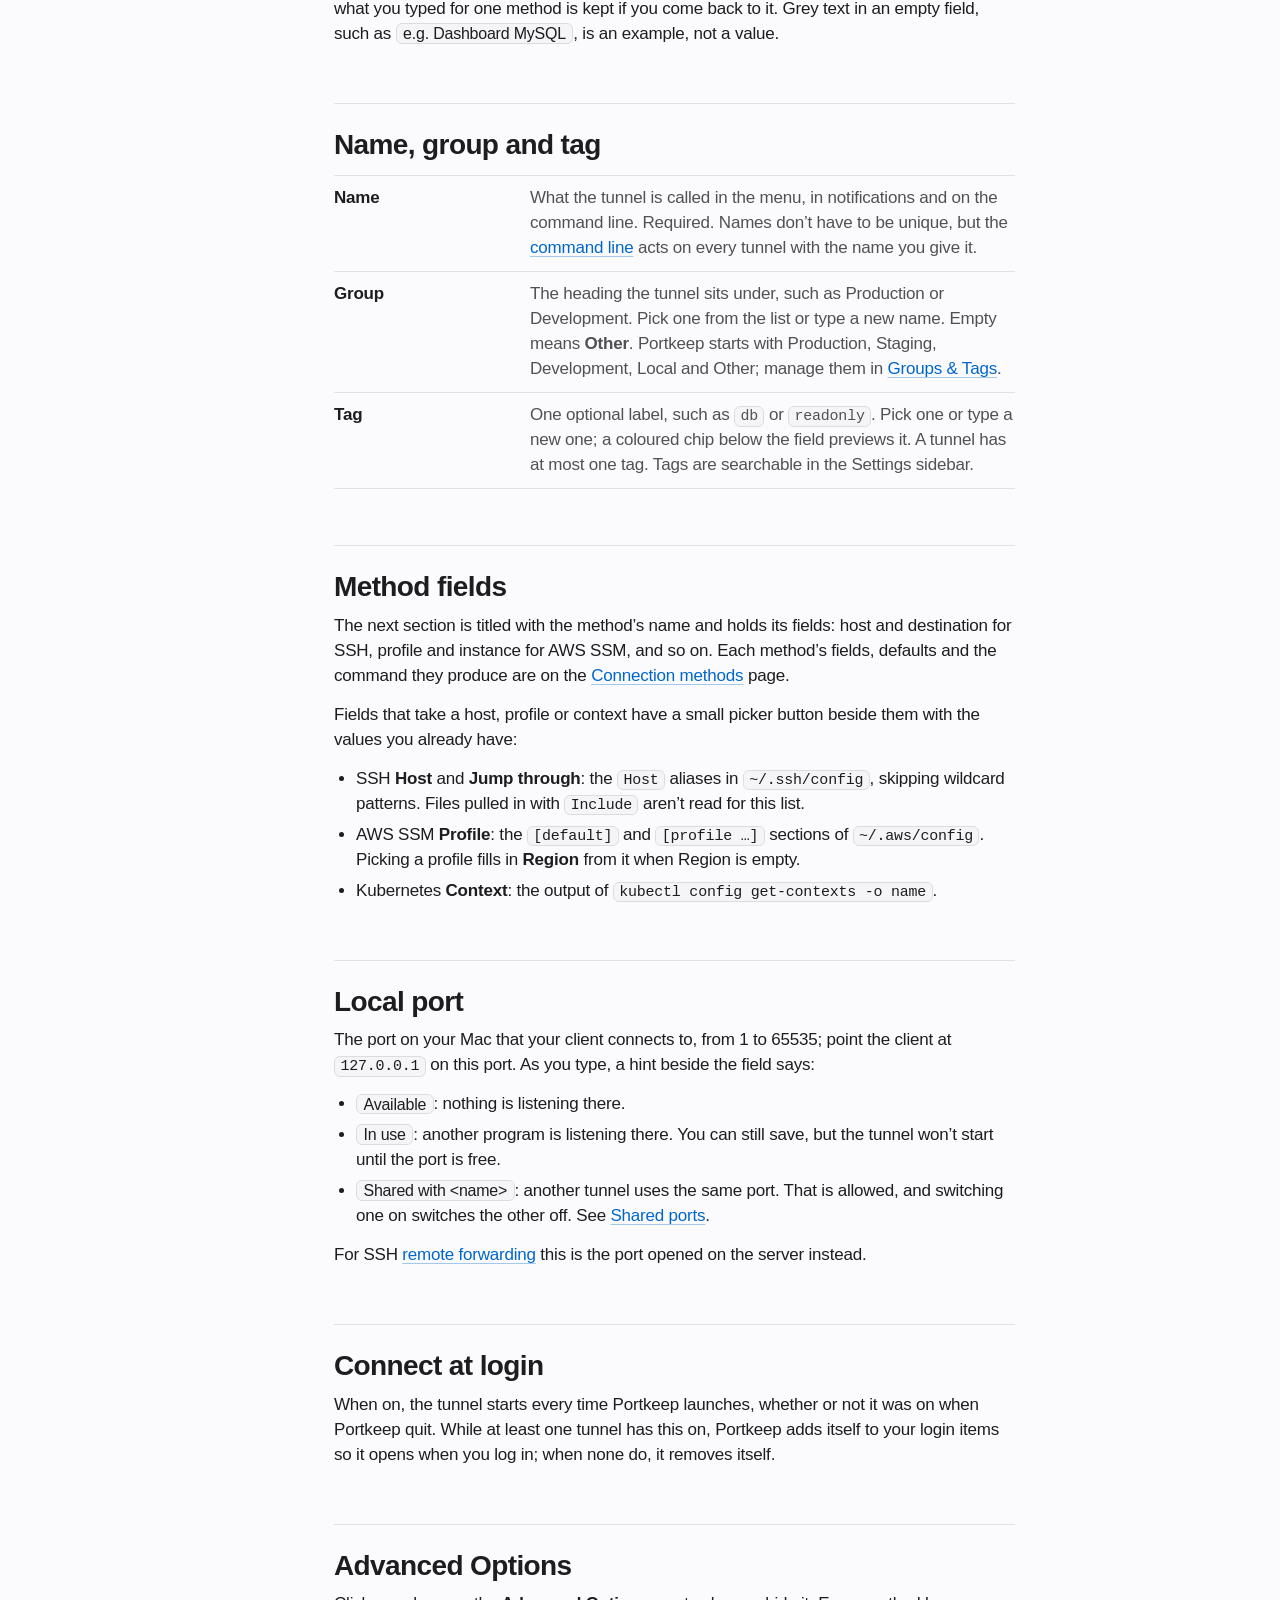
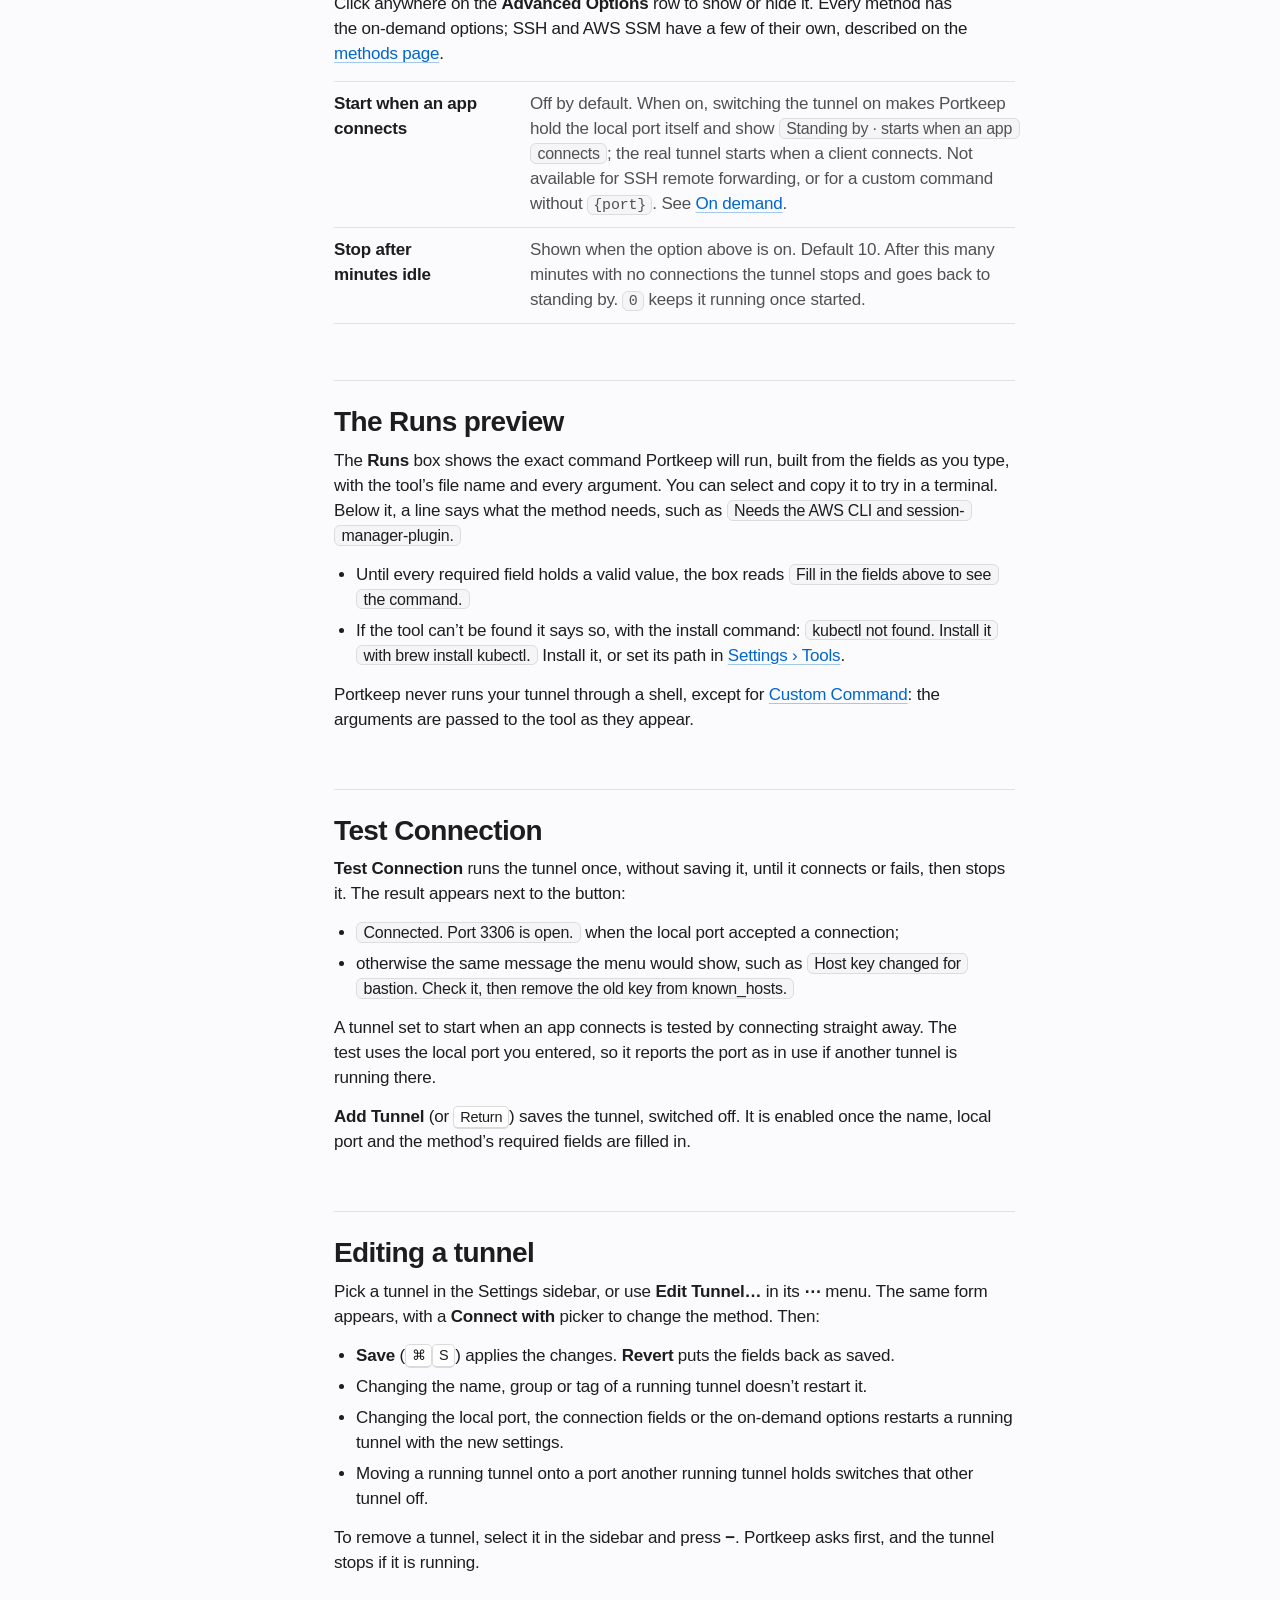
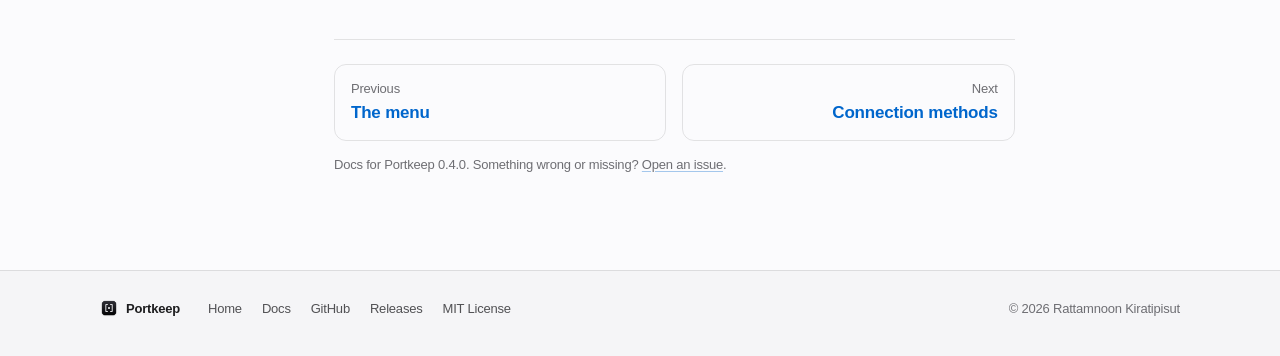
<file: site/docs/tunnels.html>
<!doctype html>
<html lang="en">
<head>
<meta charset="utf-8">
<meta name="viewport" content="width=device-width, initial-scale=1">
<title>Adding tunnels — Portkeep docs</title>
<meta name="description" content="Every field in Portkeep&#x27;s Add Tunnel window and tunnel editor: name, group, tag, local port, Connect at login, Advanced Options, the Runs preview and Test Connection.">
<meta name="color-scheme" content="light dark">
<meta name="theme-color" content="#fbfbfd" media="(prefers-color-scheme: light)">
<meta name="theme-color" content="#000000" media="(prefers-color-scheme: dark)">
<link rel="canonical" href="https://portkeep.rattamnoon.com/docs/tunnels.html">
<link rel="icon" type="image/png" href="../assets/favicon.png">
<link rel="apple-touch-icon" href="../assets/apple-touch-icon.png">
<meta property="og:type" content="article">
<meta property="og:site_name" content="Portkeep">
<meta property="og:title" content="Adding tunnels — Portkeep docs">
<meta property="og:description" content="Every field in Portkeep&#x27;s Add Tunnel window and tunnel editor: name, group, tag, local port, Connect at login, Advanced Options, the Runs preview and Test Connection.">
<meta property="og:url" content="https://portkeep.rattamnoon.com/docs/tunnels.html">
<meta property="og:image" content="https://portkeep.rattamnoon.com/assets/og.png">
<meta property="og:image:width" content="1200">
<meta property="og:image:height" content="630">
<meta property="og:image:alt" content="The Portkeep icon beside the name and tagline">
<meta property="og:locale" content="en_US">
<meta name="twitter:card" content="summary_large_image">
<meta name="twitter:title" content="Adding tunnels — Portkeep docs">
<meta name="twitter:description" content="Every field in Portkeep&#x27;s Add Tunnel window and tunnel editor: name, group, tag, local port, Connect at login, Advanced Options, the Runs preview and Test Connection.">
<meta name="twitter:image" content="https://portkeep.rattamnoon.com/assets/og.png">
<meta name="author" content="Rattamnoon Kiratipisut">
<link rel="stylesheet" href="../assets/style.css">
<link rel="stylesheet" href="../assets/docs.css">
<script type="application/ld+json">
{
 "@context": "https://schema.org",
 "@graph": [
  {
   "@type": "TechArticle",
   "@id": "https://portkeep.rattamnoon.com/docs/tunnels.html#article",
   "headline": "Adding and editing tunnels",
   "description": "Every field in Portkeep's Add Tunnel window and tunnel editor: name, group, tag, local port, Connect at login, Advanced Options, the Runs preview and Test Connection.",
   "url": "https://portkeep.rattamnoon.com/docs/tunnels.html",
   "mainEntityOfPage": "https://portkeep.rattamnoon.com/docs/tunnels.html",
   "inLanguage": "en",
   "image": "https://portkeep.rattamnoon.com/assets/og.png",
   "dateModified": "2026-10-17",
   "author": {
    "@type": "Person",
    "name": "Rattamnoon Kiratipisut",
    "url": "https://github.com/rattamnoon"
   },
   "about": {
    "@id": "https://portkeep.rattamnoon.com/#app"
   },
   "isPartOf": {
    "@type": "WebSite",
    "name": "Portkeep",
    "url": "https://portkeep.rattamnoon.com/"
   }
  },
  {
   "@type": "BreadcrumbList",
   "itemListElement": [
    {
     "@type": "ListItem",
     "position": 1,
     "name": "Portkeep",
     "item": "https://portkeep.rattamnoon.com/"
    },
    {
     "@type": "ListItem",
     "position": 2,
     "name": "Docs",
     "item": "https://portkeep.rattamnoon.com/docs/"
    },
    {
     "@type": "ListItem",
     "position": 3,
     "name": "Adding tunnels",
     "item": "https://portkeep.rattamnoon.com/docs/tunnels.html"
    }
   ]
  }
 ]
}
</script>
</head>
<body>
<svg width="0" height="0" class="sprite" aria-hidden="true" focusable="false">
  <symbol id="i-copy" viewBox="0 0 20 20"><rect x="7" y="7" width="9.5" height="9.5" rx="2"/><path d="M13 7V5.5A2 2 0 0 0 11 3.5H5.5a2 2 0 0 0-2 2V11a2 2 0 0 0 2 2H7"/></symbol>
  <symbol id="i-check" viewBox="0 0 20 20"><path d="M4.5 10.5l3.5 3.5 7.5-8"/></symbol>
  <symbol id="i-menu" viewBox="0 0 20 20"><path d="M3.5 6h13M3.5 10h13M3.5 14h13"/></symbol>
</svg>

<header class="bar">
  <nav class="bar-inner" aria-label="Site">
    <a class="bar-brand" href="../" aria-label="Portkeep home"><img src="../assets/favicon.png" width="22" height="22" alt=""> Portkeep</a>
    <div class="bar-links">
      <a class="hide-narrow" href="./">Docs</a>
      <a class="hide-narrow" href="../#faq">FAQ</a>
      <a href="https://github.com/rattamnoon/portkeep">GitHub</a>
      <button class="nav-toggle" type="button" aria-controls="docs-nav" aria-expanded="false"><svg class="ico" aria-hidden="true"><use href="#i-menu"/></svg>Docs menu</button>
    </div>
  </nav>
</header>

<div class="docs">
  <nav class="side" id="docs-nav" aria-label="Docs">
    <p class="side-title">Documentation</p>
    <ol>
      <li><a href="./">Get started</a></li>
      <li><a href="menu.html">The menu</a></li>
      <li><a href="tunnels.html" aria-current="page">Adding tunnels</a></li>
      <li><a href="methods.html">Connection methods</a></li>
      <li><a href="status.html">Status &amp; troubleshooting</a></li>
      <li><a href="ports.html">Local ports &amp; on demand</a></li>
      <li><a href="settings.html">Settings</a></li>
      <li><a href="automation.html">Command line &amp; URLs</a></li>
      <li><a href="ai.html">AI assistants</a></li>
      <li><a href="import-export.html">Import &amp; export</a></li>
      <li><a href="data.html">Files &amp; privacy</a></li>
      <li><a href="faq.html">FAQ &amp; limits</a></li>
    </ol>
    <div class="side-foot">
      <a href="https://github.com/rattamnoon/portkeep/releases">Releases</a>
      <a href="https://github.com/rattamnoon/portkeep/issues/new?template=bug_report.yml">Report a bug</a>
    </div>
  </nav>

  <main class="doc" id="main">
  <p class="crumbs"><a href="../">Portkeep</a> › <a href="./">Docs</a></p>
  <h1>Adding and editing tunnels</h1>
  <p class="lede">A tunnel is a name, a local port and a way to connect. You add one in the Add Tunnel window and change it later in Settings; both use the same form, described field by field here.</p>
  <nav class="toc" aria-label="On this page">
    <p>On this page</p>
    <ol>
      <li><a href="#add-window">The Add Tunnel window</a></li>
      <li><a href="#basics">Name, group and tag</a></li>
      <li><a href="#method-fields">Method fields</a></li>
      <li><a href="#local-port">Local port</a></li>
      <li><a href="#connect-at-login">Connect at login</a></li>
      <li><a href="#advanced">Advanced Options</a></li>
      <li><a href="#runs">The Runs preview</a></li>
      <li><a href="#test">Test Connection</a></li>
      <li><a href="#editing">Editing a tunnel</a></li>
    </ol>
  </nav>

<figure class="shot">
  <img src="../assets/add-en-light.webp" width="780" height="632" loading="lazy" alt="The Add Tunnel window: the connection methods in a sidebar on the left, and on the right the SSH form with Name, Group, Tag, Forwarding, Host, Jump through, Destination and Local port, the Runs preview, and Test Connection, Cancel and Add Tunnel buttons.">
</figure>

<h2 id="add-window">The Add Tunnel window<a class="anchor" href="#add-window" aria-label="Link to this section">#</a></h2>
<p>Open it with <span class="ui">Add Tunnel…</span> in the menu, the <span class="ui">+</span> button under the Settings sidebar, or <span class="ui">Add Tunnel…</span> on the empty Settings page. The left side lists the methods under <span class="ui">Connect with</span>, each with the tool it runs:</p>
<div class="table"><table>
  <thead><tr><th>Method</th><th>Runs</th></tr></thead>
  <tbody>
    <tr><td>SSH</td><td><code>ssh -L / -R / -D</code></td></tr>
    <tr><td>AWS SSM</td><td><code>aws ssm start-session</code></td></tr>
    <tr><td>Kubernetes</td><td><code>kubectl port-forward</code></td></tr>
    <tr><td>Google Cloud IAP</td><td><code>gcloud start-iap-tunnel</code></td></tr>
    <tr><td>Cloudflare Access</td><td><code>cloudflared access tcp</code></td></tr>
    <tr><td>Custom Command</td><td>Any command that holds a port open</td></tr>
  </tbody>
</table></div>
<p>The right side is the form for the chosen method. You can switch methods while filling it in; what you typed for one method is kept if you come back to it. Grey text in an empty field, such as <span class="msg">e.g. Dashboard MySQL</span>, is an example, not a value.</p>

<h2 id="basics">Name, group and tag<a class="anchor" href="#basics" aria-label="Link to this section">#</a></h2>
<dl class="fields">
  <div><dt>Name</dt><dd>What the tunnel is called in the menu, in notifications and on the command line. Required. Names don’t have to be unique, but the <a href="automation.html">command line</a> acts on every tunnel with the name you give it.</dd></div>
  <div><dt>Group</dt><dd>The heading the tunnel sits under, such as Production or Development. Pick one from the list or type a new name. Empty means <span class="ui">Other</span>. Portkeep starts with Production, Staging, Development, Local and Other; manage them in <a href="settings.html#groups-tags">Groups &amp; Tags</a>.</dd></div>
  <div><dt>Tag</dt><dd>One optional label, such as <code>db</code> or <code>readonly</code>. Pick one or type a new one; a coloured chip below the field previews it. A tunnel has at most one tag. Tags are searchable in the Settings sidebar.</dd></div>
</dl>

<h2 id="method-fields">Method fields<a class="anchor" href="#method-fields" aria-label="Link to this section">#</a></h2>
<p>The next section is titled with the method’s name and holds its fields: host and destination for SSH, profile and instance for AWS SSM, and so on. Each method’s fields, defaults and the command they produce are on the <a href="methods.html">Connection methods</a> page.</p>
<p>Fields that take a host, profile or context have a small picker button beside them with the values you already have:</p>
<ul>
  <li>SSH <span class="ui">Host</span> and <span class="ui">Jump through</span>: the <code>Host</code> aliases in <code>~/.ssh/config</code>, skipping wildcard patterns. Files pulled in with <code>Include</code> aren’t read for this list.</li>
  <li>AWS SSM <span class="ui">Profile</span>: the <code>[default]</code> and <code>[profile …]</code> sections of <code>~/.aws/config</code>. Picking a profile fills in <span class="ui">Region</span> from it when Region is empty.</li>
  <li>Kubernetes <span class="ui">Context</span>: the output of <code>kubectl config get-contexts -o name</code>.</li>
</ul>

<h2 id="local-port">Local port<a class="anchor" href="#local-port" aria-label="Link to this section">#</a></h2>
<p>The port on your Mac that your client connects to, from 1 to 65535; point the client at <code>127.0.0.1</code> on this port. As you type, a hint beside the field says:</p>
<ul>
  <li><span class="msg">Available</span>: nothing is listening there.</li>
  <li><span class="msg">In use</span>: another program is listening there. You can still save, but the tunnel won’t start until the port is free.</li>
  <li><span class="msg">Shared with &lt;name&gt;</span>: another tunnel uses the same port. That is allowed, and switching one on switches the other off. See <a href="ports.html#shared-ports">Shared ports</a>.</li>
</ul>
<p>For SSH <a href="methods.html#ssh-remote">remote forwarding</a> this is the port opened on the server instead.</p>

<h2 id="connect-at-login">Connect at login<a class="anchor" href="#connect-at-login" aria-label="Link to this section">#</a></h2>
<p>When on, the tunnel starts every time Portkeep launches, whether or not it was on when Portkeep quit. While at least one tunnel has this on, Portkeep adds itself to your login items so it opens when you log in; when none do, it removes itself.</p>

<h2 id="advanced">Advanced Options<a class="anchor" href="#advanced" aria-label="Link to this section">#</a></h2>
<p>Click anywhere on the <span class="ui">Advanced Options</span> row to show or hide it. Every method has the on-demand options; SSH and AWS SSM have a few of their own, described on the <a href="methods.html">methods page</a>.</p>
<dl class="fields">
  <div><dt>Start when an app connects</dt><dd>Off by default. When on, switching the tunnel on makes Portkeep hold the local port itself and show <span class="msg">Standing by · starts when an app connects</span>; the real tunnel starts when a client connects. Not available for SSH remote forwarding, or for a custom command without <code>{port}</code>. See <a href="ports.html#on-demand">On demand</a>.</dd></div>
  <div><dt>Stop after minutes idle</dt><dd>Shown when the option above is on. Default 10. After this many minutes with no connections the tunnel stops and goes back to standing by. <code>0</code> keeps it running once started.</dd></div>
</dl>

<h2 id="runs">The Runs preview<a class="anchor" href="#runs" aria-label="Link to this section">#</a></h2>
<p>The <span class="ui">Runs</span> box shows the exact command Portkeep will run, built from the fields as you type, with the tool’s file name and every argument. You can select and copy it to try in a terminal. Below it, a line says what the method needs, such as <span class="msg">Needs the AWS CLI and session-manager-plugin.</span></p>
<ul>
  <li>Until every required field holds a valid value, the box reads <span class="msg">Fill in the fields above to see the command.</span></li>
  <li>If the tool can’t be found it says so, with the install command: <span class="msg">kubectl not found. Install it with brew install kubectl.</span> Install it, or set its path in <a href="settings.html#tools">Settings › Tools</a>.</li>
</ul>
<p>Portkeep never runs your tunnel through a shell, except for <a href="methods.html#custom">Custom Command</a>: the arguments are passed to the tool as they appear.</p>

<h2 id="test">Test Connection<a class="anchor" href="#test" aria-label="Link to this section">#</a></h2>
<p><span class="ui">Test Connection</span> runs the tunnel once, without saving it, until it connects or fails, then stops it. The result appears next to the button:</p>
<ul>
  <li><span class="msg">Connected. Port 3306 is open.</span> when the local port accepted a connection;</li>
  <li>otherwise the same message the menu would show, such as <span class="msg">Host key changed for bastion. Check it, then remove the old key from known_hosts.</span></li>
</ul>
<p>A tunnel set to start when an app connects is tested by connecting straight away. The test uses the local port you entered, so it reports the port as in use if another tunnel is running there.</p>
<p><span class="ui">Add Tunnel</span> (or <kbd>Return</kbd>) saves the tunnel, switched off. It is enabled once the name, local port and the method’s required fields are filled in.</p>

<h2 id="editing">Editing a tunnel<a class="anchor" href="#editing" aria-label="Link to this section">#</a></h2>
<p>Pick a tunnel in the Settings sidebar, or use <span class="ui">Edit Tunnel…</span> in its <span class="ui">⋯</span> menu. The same form appears, with a <span class="ui">Connect with</span> picker to change the method. Then:</p>
<ul>
  <li><span class="ui">Save</span> (<kbd>⌘</kbd><kbd>S</kbd>) applies the changes. <span class="ui">Revert</span> puts the fields back as saved.</li>
  <li>Changing the name, group or tag of a running tunnel doesn’t restart it.</li>
  <li>Changing the local port, the connection fields or the on-demand options restarts a running tunnel with the new settings.</li>
  <li>Moving a running tunnel onto a port another running tunnel holds switches that other tunnel off.</li>
</ul>
<p>To remove a tunnel, select it in the sidebar and press <span class="ui">−</span>. Portkeep asks first, and the tunnel stops if it is running.</p>

  <nav class="pager" aria-label="Previous and next pages">
    <a class="prev" href="menu.html" rel="prev"><span>Previous</span><strong>The menu</strong></a>
    <a class="next" href="methods.html" rel="next"><span>Next</span><strong>Connection methods</strong></a>
  </nav>
  <p class="edit">Docs for Portkeep 0.4.0. Something wrong or missing? <a href="https://github.com/rattamnoon/portkeep/issues/new?template=bug_report.yml">Open an issue</a>.</p>
  </main>
</div>

<footer class="foot">
  <div class="wrap foot-inner">
    <span class="foot-brand"><img src="../assets/favicon.png" width="18" height="18" alt=""> Portkeep</span>
    <nav class="foot-links" aria-label="Footer">
      <a href="../">Home</a>
      <a href="./">Docs</a>
      <a href="https://github.com/rattamnoon/portkeep">GitHub</a>
      <a href="https://github.com/rattamnoon/portkeep/releases">Releases</a>
      <a href="https://github.com/rattamnoon/portkeep/blob/main/LICENSE">MIT License</a>
    </nav>
    <p class="foot-copy">© 2026 Rattamnoon Kiratipisut</p>
  </div>
</footer>

<script>
  (function () {
    var root = document.documentElement;
    root.classList.add('js');
    var toggle = document.querySelector('.nav-toggle');
    var side = document.getElementById('docs-nav');
    toggle.addEventListener('click', function () {
      var open = side.classList.toggle('open');
      toggle.setAttribute('aria-expanded', open ? 'true' : 'false');
    });
    document.querySelectorAll('.code').forEach(function (block) {
      if (!navigator.clipboard) return;
      var button = document.createElement('button');
      button.type = 'button';
      button.className = 'code-copy';
      button.innerHTML = '<svg class="ico" aria-hidden="true"><use href="#i-copy"/></svg><span>Copy</span>';
      var label = button.querySelector('span');
      var timer;
      button.addEventListener('click', function () {
        var text = block.querySelector('code').innerText.replace(/\n$/, '');
        navigator.clipboard.writeText(text).then(function () {
          button.classList.add('is-done');
          label.textContent = 'Copied';
          clearTimeout(timer);
          timer = setTimeout(function () { button.classList.remove('is-done'); label.textContent = 'Copy'; }, 2000);
        });
      });
      block.appendChild(button);
    });
  })();
</script>
</body>
</html>
</file>
<file: site/assets/style.css>
:root {
  --bg: #fbfbfd;
  --bg-alt: #f5f5f7;
  --ink: #1d1d1f;
  --ink-2: #515154;
  --ink-3: #6e6e73;
  --hair: rgba(0, 0, 0, 0.1);
  --link: #0066cc;
  --btn: #1d1d1f;
  --btn-ink: #ffffff;
  --btn-hover: #3a3a3d;
  --field: #ffffff;
  --field-edge: rgba(0, 0, 0, 0.14);
  --desk-top: #47474c;
  --desk-bottom: #1c1c1e;
  --term: #1d1d1f;
  --term-ink: #f5f5f7;
  --term-dim: #98989d;
  --warn: #b25000;
  --bar: rgba(251, 251, 253, 0.78);
  --shot-shadow: 0 30px 60px -20px rgba(0, 0, 0, 0.45), 0 12px 24px -12px rgba(0, 0, 0, 0.3);
  --win-shadow: 0 40px 80px -30px rgba(0, 0, 0, 0.28), 0 10px 30px -12px rgba(0, 0, 0, 0.14);
  --sans: -apple-system, BlinkMacSystemFont, "SF Pro Text", "SF Pro Display", "Helvetica Neue", Helvetica, Arial, sans-serif;
  --mono: ui-monospace, "SF Mono", SFMono-Regular, Menlo, Consolas, monospace;
  color-scheme: light;
}

@media (prefers-color-scheme: dark) {
  :root:not([data-theme="light"]) {
    --bg: #000000;
    --bg-alt: #111113;
    --ink: #f5f5f7;
    --ink-2: #c7c7cc;
    --ink-3: #a1a1a6;
    --hair: rgba(255, 255, 255, 0.14);
    --link: #2997ff;
    --btn: #f5f5f7;
    --btn-ink: #1d1d1f;
    --btn-hover: #d2d2d7;
    --field: #1c1c1e;
    --field-edge: rgba(255, 255, 255, 0.16);
    --desk-top: #3a3a3f;
    --desk-bottom: #141416;
    --term: #161618;
    --term-ink: #f5f5f7;
    --term-dim: #8e8e93;
    --warn: #ffb340;
    --bar: rgba(0, 0, 0, 0.72);
    --shot-shadow: 0 30px 60px -20px rgba(0, 0, 0, 0.8), 0 0 0 1px rgba(255, 255, 255, 0.08);
    --win-shadow: 0 40px 80px -30px rgba(0, 0, 0, 0.9), 0 0 0 1px rgba(255, 255, 255, 0.1);
    color-scheme: dark;
  }
}

:root[data-theme="dark"] {
  --bg: #000000;
  --bg-alt: #111113;
  --ink: #f5f5f7;
  --ink-2: #c7c7cc;
  --ink-3: #a1a1a6;
  --hair: rgba(255, 255, 255, 0.14);
  --link: #2997ff;
  --btn: #f5f5f7;
  --btn-ink: #1d1d1f;
  --btn-hover: #d2d2d7;
  --field: #1c1c1e;
  --field-edge: rgba(255, 255, 255, 0.16);
  --desk-top: #3a3a3f;
  --desk-bottom: #141416;
  --term: #161618;
  --term-ink: #f5f5f7;
  --term-dim: #8e8e93;
  --warn: #ffb340;
  --bar: rgba(0, 0, 0, 0.72);
  --shot-shadow: 0 30px 60px -20px rgba(0, 0, 0, 0.8), 0 0 0 1px rgba(255, 255, 255, 0.08);
  --win-shadow: 0 40px 80px -30px rgba(0, 0, 0, 0.9), 0 0 0 1px rgba(255, 255, 255, 0.1);
  color-scheme: dark;
}

*, *::before, *::after { box-sizing: border-box; }

html {
  -webkit-text-size-adjust: 100%;
  text-size-adjust: 100%;
  scroll-behavior: smooth;
  scroll-padding-top: 64px;
}

body {
  margin: 0;
  background: var(--bg);
  color: var(--ink);
  font-family: var(--sans);
  font-size: 17px;
  line-height: 1.47;
  letter-spacing: -0.012em;
  -webkit-font-smoothing: antialiased;
  overflow-x: hidden;
}

::selection { background: var(--ink); color: var(--bg); }

img { display: block; max-width: 100%; height: auto; }

a { color: var(--link); text-decoration: none; }
a:hover { text-decoration: underline; text-underline-offset: 0.18em; }
:focus-visible { outline: 2px solid var(--link); outline-offset: 3px; border-radius: 6px; }

code { font-family: var(--mono); font-size: 0.88em; }
p code, dd code, .m-detail code {
  padding: 0.08em 0.36em;
  border-radius: 6px;
  background: var(--bg-alt);
  border: 1px solid var(--hair);
  white-space: nowrap;
}

h1, h2 { margin: 0; text-wrap: balance; color: var(--ink); }
h2 {
  font-size: clamp(2rem, 1.3rem + 3vw, 3.25rem);
  line-height: 1.08;
  font-weight: 700;
  letter-spacing: -0.028em;
  max-width: 18ch;
}

.sr-only {
  position: absolute; width: 1px; height: 1px; padding: 0; margin: -1px;
  overflow: hidden; clip: rect(0 0 0 0); white-space: nowrap; border: 0;
}

.sprite { position: absolute; }
.ico {
  width: 20px; height: 20px; flex: none;
  fill: none; stroke: currentColor; stroke-width: 1.6;
  stroke-linecap: round; stroke-linejoin: round;
}

.wrap { width: min(1080px, 100% - 32px); margin-inline: auto; }

/* Top bar */
.bar {
  position: sticky; top: 0; z-index: 10;
  background: var(--bar);
  -webkit-backdrop-filter: saturate(180%) blur(20px);
  backdrop-filter: saturate(180%) blur(20px);
  border-bottom: 1px solid var(--hair);
}
.bar-inner {
  width: min(1080px, 100% - 32px); margin-inline: auto;
  height: 48px; display: flex; align-items: center; justify-content: space-between; gap: 16px;
}
.bar-brand {
  display: inline-flex; align-items: center; gap: 8px;
  color: var(--ink); font-weight: 600; font-size: 15px; letter-spacing: -0.01em;
}
.bar-brand:hover { text-decoration: none; }
.bar-brand img { border-radius: 5px; }
.bar-links { display: flex; gap: 22px; font-size: 13px; }
.bar-links a { color: var(--ink-2); }
.bar-links a:hover { color: var(--ink); text-decoration: none; }

/* Hero */
.hero {
  display: flex; flex-direction: column; align-items: center; text-align: center;
  padding: clamp(56px, 9vw, 104px) 16px 0;
}
.hero-icon {
  width: clamp(112px, 16vw, 160px);
  margin-bottom: 20px;
}
.hero h1 {
  font-size: clamp(3.25rem, 1.8rem + 6.5vw, 6rem);
  line-height: 1;
  font-weight: 700;
  letter-spacing: -0.04em;
}
.hero-tagline {
  margin: 14px 0 0;
  font-size: clamp(1.3rem, 1rem + 1.4vw, 1.85rem);
  line-height: 1.2;
  font-weight: 600;
  letter-spacing: -0.02em;
  color: var(--ink-2);
  max-width: 36ch;
  text-wrap: balance;
}

.install {
  margin-top: 36px;
  display: flex; flex-wrap: wrap; align-items: center; justify-content: center; gap: 12px;
  max-width: 100%;
}
.brew {
  display: flex; align-items: center;
  max-width: 100%;
  min-height: 48px;
  padding: 4px 4px 4px 18px;
  background: var(--field);
  border: 1px solid var(--field-edge);
  border-radius: 14px;
  box-shadow: 0 1px 2px rgba(0, 0, 0, 0.05);
}
.brew code {
  font-size: 14px; color: var(--ink);
  white-space: nowrap; overflow-x: auto; scrollbar-width: none;
  padding-right: 12px;
}
.brew code::-webkit-scrollbar { display: none; }
.prompt { color: var(--ink-3); user-select: none; -webkit-user-select: none; margin-right: 0.3em; }

.copy {
  display: inline-flex; align-items: center; gap: 6px; flex: none;
  height: 38px; padding: 0 14px 0 12px;
  border: 0; border-radius: 10px;
  background: var(--btn); color: var(--btn-ink);
  font: 600 14px/1 var(--sans); letter-spacing: -0.01em;
  cursor: pointer;
  transition: background-color 160ms ease-out;
}
.copy:hover { background: var(--btn-hover); }
.copy .ico { width: 16px; height: 16px; stroke-width: 1.8; }
.copy .ico-done { display: none; }
.copy.is-done .ico-copy { display: none; }
.copy.is-done .ico-done { display: block; }

.dmg {
  display: inline-flex; align-items: center; gap: 7px;
  height: 48px; padding: 0 18px;
  border-radius: 14px;
  color: var(--ink); font-weight: 600; font-size: 15px;
  border: 1px solid var(--field-edge);
  transition: background-color 160ms ease-out;
}
.dmg:hover { text-decoration: none; background: var(--bg-alt); }
.dmg .ico { width: 18px; height: 18px; }

.hero-note { margin: 16px 0 0; font-size: 14px; color: var(--ink-3); }

/* Stage: the menu hanging from a menu bar */
.stage { padding: clamp(48px, 7vw, 80px) 16px 0; }
.desk {
  position: relative;
  width: min(1080px, 100%);
  margin-inline: auto;
  padding: 0 16px clamp(48px, 7vw, 80px);
  border-radius: clamp(20px, 3vw, 32px);
  background:
    radial-gradient(120% 90% at 70% 0%, rgba(255, 255, 255, 0.12), transparent 60%),
    linear-gradient(180deg, var(--desk-top), var(--desk-bottom));
  overflow: hidden;
  isolation: isolate;
}
.menubar {
  display: flex; align-items: center; justify-content: flex-end; gap: 18px;
  height: 34px; margin: 0 -16px;
  padding: 0 clamp(16px, 4vw, 28px);
  background: rgba(255, 255, 255, 0.14);
  -webkit-backdrop-filter: blur(12px);
  backdrop-filter: blur(12px);
  color: #fff;
}
.menubar-glyph {
  display: inline-flex; align-items: center; gap: 2px;
  height: 24px; padding: 0 8px;
  border-radius: 6px;
  background: rgba(255, 255, 255, 0.22);
  font: 700 15px/1 var(--sans);
}
.menubar-glyph i { width: 5px; height: 5px; border-radius: 50%; background: currentColor; }
.menubar-sys {
  width: 66px; height: 14px;
  fill: none; stroke: currentColor; stroke-width: 1.5; stroke-linecap: round; opacity: 0.9;
}
.menubar-sys .fill { fill: currentColor; stroke: none; }

.desk-body {
  display: flex; flex-direction: column-reverse; align-items: center; gap: 32px;
  padding-top: 8px;
}
.desk-copy { max-width: 34rem; text-align: center; }
.desk-lead {
  margin: 0;
  max-width: none;
  font-size: clamp(1.6rem, 1.1rem + 2vw, 2.6rem);
  line-height: 1.12;
  font-weight: 700;
  letter-spacing: -0.03em;
  color: #fff;
  text-wrap: balance;
}
.desk-text {
  margin: 16px 0 0;
  font-size: 17px; line-height: 1.5;
  color: rgba(255, 255, 255, 0.72);
  text-wrap: pretty;
}
.menu-shot { display: block; width: min(360px, 100%); }
.menu-shot img {
  border-radius: 14px;
  box-shadow: var(--shot-shadow);
}
@media (min-width: 900px) {
  .desk-body {
    display: grid;
    grid-template-columns: minmax(0, 1fr) 360px;
    align-items: center;
    gap: clamp(40px, 6vw, 96px);
    padding: 8px clamp(24px, 4vw, 56px) 0;
  }
  .desk-copy { text-align: left; }
}

@media (prefers-reduced-motion: no-preference) {
  .menu-shot {
    animation: drop 720ms cubic-bezier(0.16, 1, 0.3, 1) 200ms both;
    transform-origin: top center;
  }
  @keyframes drop {
    from { opacity: 0.001; transform: translateY(-14px) scale(0.98); filter: blur(4px); }
    to { opacity: 1; transform: none; filter: none; }
  }
}

/* Sections */
.why, .methods, .cli, .faq, .get, .help { padding: clamp(80px, 11vw, 140px) 0 0; }
.section-lede {
  margin: 18px 0 0;
  max-width: 62ch;
  font-size: 19px;
  line-height: 1.5;
  color: var(--ink-2);
  text-wrap: pretty;
}

/* Why */
.points {
  margin: clamp(40px, 6vw, 64px) 0 0;
  display: grid;
  grid-template-columns: repeat(3, minmax(0, 1fr));
  column-gap: clamp(24px, 4vw, 48px);
}
.point {
  padding: 22px 0 30px;
  border-top: 1px solid var(--hair);
}
.point dt {
  font-size: 19px; font-weight: 600; letter-spacing: -0.018em; line-height: 1.25;
}
.point dd {
  margin: 8px 0 0;
  color: var(--ink-2);
  font-size: 16px; line-height: 1.5;
}
.point em { font-style: normal; color: var(--ink); font-weight: 500; }
.failures {
  list-style: none; margin: 16px 0 0; padding: 0;
  display: grid; gap: 8px;
}
.failures li {
  display: flex; align-items: flex-start; gap: 10px;
  padding: 11px 14px;
  border-radius: 12px;
  background: var(--bg-alt);
  border: 1px solid var(--hair);
  color: var(--ink);
  font-size: 15px; line-height: 1.35;
}
.failures .ico { width: 18px; height: 18px; color: var(--warn); margin-top: 0.5px; }

/* Methods */
.method-list {
  list-style: none; margin: clamp(36px, 5vw, 56px) 0 0; padding: 0;
  border-bottom: 1px solid var(--hair);
}
.method-list li {
  display: grid;
  grid-template-columns: minmax(0, 13rem) minmax(0, 1fr) auto;
  align-items: baseline;
  gap: 4px 28px;
  padding: 18px 0;
  border-top: 1px solid var(--hair);
}
.m-name { font-weight: 600; font-size: 17px; letter-spacing: -0.015em; }
.m-detail { color: var(--ink-2); font-size: 16px; }
.m-cmd {
  font-size: 13px; color: var(--ink-3);
  white-space: nowrap;
}

.window-shot {
  margin: clamp(48px, 7vw, 80px) auto 0;
  width: min(780px, 100%);
}
.window-shot img {
  border-radius: 12px;
  box-shadow: var(--win-shadow);
}

/* CLI */
.cli-grid {
  display: grid;
  grid-template-columns: minmax(0, 5fr) minmax(0, 7fr);
  gap: clamp(32px, 5vw, 64px);
  align-items: start;
}
.cli .section-lede { font-size: 17px; }
.terminal {
  min-width: 0;
  border-radius: 16px;
  background: var(--term);
  color: var(--term-ink);
  box-shadow: var(--win-shadow);
  overflow: hidden;
}
.terminal pre {
  margin: 0;
  padding: 22px 24px;
  overflow-x: auto;
  font-family: var(--mono); font-size: 13px; line-height: 1.7;
  scrollbar-width: thin;
  scrollbar-color: rgba(255, 255, 255, 0.25) transparent;
}
.terminal pre code { font-size: inherit; }
.terminal .urls { border-top: 1px solid rgba(255, 255, 255, 0.1); color: var(--term-ink); }
.terminal ::selection { background: #f5f5f7; color: #1d1d1f; }
.c-note { color: var(--term-dim); }

/* FAQ */
.qa-list { margin-top: clamp(36px, 5vw, 56px); border-bottom: 1px solid var(--hair); max-width: 52rem; }
.qa { border-top: 1px solid var(--hair); }
.qa summary {
  display: flex; align-items: center; justify-content: space-between; gap: 16px;
  padding: 20px 0;
  cursor: pointer; list-style: none;
}
.qa summary::-webkit-details-marker { display: none; }
.qa h3 { margin: 0; font-size: 19px; font-weight: 600; letter-spacing: -0.018em; line-height: 1.3; }
.qa summary:hover h3 { color: var(--link); }
.qa-chev { color: var(--ink-3); transition: transform 200ms cubic-bezier(0.16, 1, 0.3, 1); }
.qa[open] .qa-chev { transform: rotate(90deg); }
.qa p { margin: 0; padding: 0 40px 24px 0; color: var(--ink-2); max-width: 68ch; text-wrap: pretty; }
.qa em { font-style: normal; color: var(--ink); font-weight: 500; }
.qa code {
  padding: 0.08em 0.36em; border-radius: 6px;
  background: var(--bg-alt); border: 1px solid var(--hair);
}

/* Get */
.get-inner { display: flex; flex-direction: column; align-items: center; text-align: center; }
.get-inner img { margin-bottom: 18px; }
.get-inner > p { margin: 16px 0 0; max-width: 52ch; color: var(--ink-2); text-wrap: pretty; }
.get-inner .install { margin-top: 28px; }
.get-inner .get-alt { font-size: 15px; color: var(--ink-3); }

/* Help */
.help-list {
  list-style: none; margin: clamp(36px, 5vw, 56px) 0 0; padding: 0;
  display: grid; grid-template-columns: repeat(2, minmax(0, 1fr));
  column-gap: clamp(24px, 4vw, 48px);
}
.help-list a {
  display: grid;
  grid-template-columns: 28px minmax(0, 1fr) 20px;
  grid-template-areas: "ico title go" "ico text go";
  column-gap: 14px; row-gap: 4px;
  padding: 22px 0;
  border-top: 1px solid var(--hair);
  color: var(--ink);
}
.help-list a:hover { text-decoration: none; }
.help-list a:hover .h-title { color: var(--link); }
.help-list a:hover .h-go { transform: translateX(3px); color: var(--link); }
.help-list .ico { grid-area: ico; width: 24px; height: 24px; margin-top: 1px; }
.h-title { grid-area: title; font-size: 19px; font-weight: 600; letter-spacing: -0.018em; transition: color 160ms ease-out; }
.h-text { grid-area: text; color: var(--ink-2); font-size: 16px; }
.help-list .h-go {
  grid-area: go; align-self: center;
  width: 18px; height: 18px; color: var(--ink-3);
  transition: transform 200ms cubic-bezier(0.16, 1, 0.3, 1), color 160ms ease-out;
}

/* Footer */
.foot {
  margin-top: clamp(80px, 11vw, 140px);
  padding: 28px 0 40px;
  border-top: 1px solid var(--hair);
  background: var(--bg-alt);
  font-size: 13px; color: var(--ink-3);
}
.foot-inner { display: flex; flex-wrap: wrap; align-items: center; gap: 12px 28px; }
.foot-brand { display: inline-flex; align-items: center; gap: 8px; color: var(--ink); font-weight: 600; }
.foot-brand img { border-radius: 4px; }
.foot-links { display: flex; flex-wrap: wrap; gap: 8px 20px; }
.foot-links a { color: var(--ink-2); }
.foot-copy { margin: 0 0 0 auto; }

/* Narrow */
@media (max-width: 900px) {
  .points { grid-template-columns: repeat(2, minmax(0, 1fr)); }
  .cli-grid { grid-template-columns: minmax(0, 1fr); }
}

@media (max-width: 640px) {
  body { font-size: 16px; }
  .bar-links a:not(:last-child) { display: none; }
  .section-lede { font-size: 17px; }
  .points { grid-template-columns: minmax(0, 1fr); }
  .method-list li { grid-template-columns: minmax(0, 1fr); }
  .m-cmd { margin-top: 4px; }
  .help-list { grid-template-columns: minmax(0, 1fr); }
  .qa p { padding-right: 0; }
  .install { width: 100%; flex-direction: column; align-items: stretch; }
  .brew { width: 100%; }
  .brew code { flex: 1; min-width: 0; font-size: 13px; }
  .dmg { justify-content: center; }
  .foot-copy { margin-left: 0; width: 100%; }
  p code, dd code, .m-detail code { white-space: normal; }
}

@media (prefers-reduced-motion: reduce) {
  html { scroll-behavior: auto; }
  *, *::before, *::after { transition: none !important; }
}

/* 404 */
.lost { min-height: calc(100vh - 49px); justify-content: center; padding-bottom: 96px; }
</file>
<file: site/assets/docs.css>
/* Docs pages: loaded after style.css and reuses its tokens. */

.bar-links a[aria-current="page"] { color: var(--ink); font-weight: 600; }

.nav-toggle {
  display: none;
  align-items: center; gap: 6px;
  height: 30px; padding: 0 12px;
  border: 1px solid var(--field-edge); border-radius: 8px;
  background: var(--field); color: var(--ink);
  font: 500 13px/1 var(--sans);
  cursor: pointer;
}
.nav-toggle .ico { width: 16px; height: 16px; }

.docs {
  width: min(1180px, 100% - 32px);
  margin-inline: auto;
  display: grid;
  grid-template-columns: 220px minmax(0, 1fr);
  gap: clamp(32px, 5vw, 64px);
  align-items: start;
  padding-top: 40px;
}

/* Sidebar */
.side {
  position: sticky; top: 72px;
  max-height: calc(100vh - 88px);
  overflow-y: auto;
  scrollbar-width: thin;
  font-size: 14px;
}
.side-title {
  margin: 0 0 10px; padding: 0 10px;
  font-size: 12px; font-weight: 600; letter-spacing: 0.02em; text-transform: uppercase;
  color: var(--ink-3);
}
.side ol { list-style: none; margin: 0; padding: 0; display: grid; gap: 2px; }
.side a {
  display: block;
  padding: 6px 10px;
  border-radius: 8px;
  color: var(--ink-2);
  line-height: 1.3;
}
.side a:hover { color: var(--ink); background: var(--bg-alt); text-decoration: none; }
.side a[aria-current="page"] { color: var(--ink); background: var(--bg-alt); font-weight: 600; }
.side-foot { margin: 18px 0 0; padding: 14px 10px 0; border-top: 1px solid var(--hair); display: grid; gap: 6px; }
.side-foot a { padding: 0; color: var(--ink-3); }
.side-foot a:hover { background: none; color: var(--link); }

/* Article */
.doc { min-width: 0; max-width: 72ch; padding-bottom: 24px; }
.crumbs { margin: 0 0 14px; font-size: 13px; color: var(--ink-3); }
.crumbs a { color: var(--ink-3); }
.crumbs a:hover { color: var(--link); }
.doc h1 {
  font-size: clamp(2rem, 1.5rem + 2vw, 2.75rem);
  line-height: 1.1; font-weight: 700; letter-spacing: -0.03em;
  text-wrap: balance;
}
.doc .lede { margin: 14px 0 0; font-size: 19px; line-height: 1.5; color: var(--ink-2); text-wrap: pretty; }
.doc h2 {
  max-width: none;
  margin: 56px 0 0; padding-top: 24px;
  border-top: 1px solid var(--hair);
  font-size: clamp(1.45rem, 1.2rem + 0.9vw, 1.75rem);
  line-height: 1.2; letter-spacing: -0.022em;
}
.doc h3 { margin: 32px 0 0; font-size: 1.15rem; line-height: 1.3; font-weight: 600; letter-spacing: -0.015em; }
.doc h2 + p, .doc h3 + p, .doc h2 + ul, .doc h3 + ul, .doc h2 + ol, .doc h3 + ol { margin-top: 10px; }
.doc p, .doc ul, .doc ol, .doc dl { margin: 14px 0 0; text-wrap: pretty; }
.doc ul, .doc ol { padding-left: 1.3em; }
.doc li + li { margin-top: 6px; }
.doc li > ul, .doc li > ol { margin-top: 6px; }
.doc strong { font-weight: 600; }
.doc em { font-style: normal; font-weight: 500; }
.doc a { text-decoration: underline; text-decoration-color: color-mix(in srgb, var(--link) 35%, transparent); text-underline-offset: 0.18em; }
.doc a:hover { text-decoration-color: currentColor; }
.doc :is(h2, h3) { scroll-margin-top: 72px; }
.doc :is(h2, h3) .anchor { margin-left: 8px; color: var(--ink-3); font-weight: 400; text-decoration: none; opacity: 0; }
.doc :is(h2, h3):hover .anchor, .doc .anchor:focus-visible { opacity: 1; }

.doc :is(p, li, td, dd) code {
  padding: 0.08em 0.36em;
  border-radius: 6px;
  background: var(--bg-alt);
  border: 1px solid var(--hair);
  white-space: normal;
  overflow-wrap: anywhere;
}
kbd {
  font: 500 0.85em/1 var(--sans);
  padding: 0.15em 0.4em;
  border: 1px solid var(--field-edge); border-bottom-width: 2px;
  border-radius: 5px;
  background: var(--field);
}
.ui { font-weight: 600; }

/* On this page */
.toc {
  margin: 28px 0 0; padding: 14px 18px;
  border: 1px solid var(--hair); border-radius: 12px;
  background: var(--bg-alt);
  font-size: 14px;
}
.toc p { margin: 0; font-weight: 600; font-size: 12px; letter-spacing: 0.02em; text-transform: uppercase; color: var(--ink-3); }
.toc ol { margin: 8px 0 0; padding: 0; list-style: none; columns: 2 16rem; column-gap: 24px; }
.toc li { margin: 0 0 4px; break-inside: avoid; }
.toc a { color: var(--ink-2); text-decoration: none; }
.toc a:hover { color: var(--link); }

/* Code */
.code {
  position: relative;
  margin: 16px 0 0;
  border-radius: 12px;
  background: var(--term);
  color: var(--term-ink);
}
.code pre {
  margin: 0;
  padding: 16px 20px;
  overflow-x: auto;
  font-family: var(--mono); font-size: 13px; line-height: 1.65;
  scrollbar-width: thin;
  scrollbar-color: rgba(255, 255, 255, 0.25) transparent;
}
.code pre code { font-size: inherit; }
.code ::selection { background: #f5f5f7; color: #1d1d1f; }
.code .c-note { color: var(--term-dim); }
.code-copy {
  position: absolute; top: 8px; right: 8px;
  display: inline-flex; align-items: center; gap: 5px;
  height: 28px; padding: 0 10px;
  border: 1px solid rgba(255, 255, 255, 0.16); border-radius: 7px;
  background: rgba(255, 255, 255, 0.08); color: var(--term-ink);
  font: 500 12px/1 var(--sans);
  cursor: pointer;
  opacity: 0; transition: opacity 120ms ease-out;
}
.code:hover .code-copy, .code-copy:focus-visible, .code-copy.is-done { opacity: 1; }
.code-copy .ico { width: 14px; height: 14px; }
@media (hover: none) { .code-copy { opacity: 1; } }

/* Tables */
.table { margin: 18px 0 0; overflow-x: auto; }
.doc table { width: 100%; border-collapse: collapse; font-size: 15px; line-height: 1.45; }
.doc th, .doc td { padding: 9px 12px 9px 0; text-align: left; vertical-align: top; border-bottom: 1px solid var(--hair); }
.doc th { font-size: 13px; font-weight: 600; color: var(--ink-3); border-bottom-color: var(--field-edge); }
.doc td:first-child { white-space: nowrap; }
.doc td.wrap, .doc td:first-child.wrap { white-space: normal; }
.doc td:first-child code { white-space: nowrap; }

/* Callouts */
.note {
  margin: 18px 0 0; padding: 12px 16px;
  border-radius: 12px;
  background: var(--bg-alt);
  border: 1px solid var(--hair);
  font-size: 15px;
}
.note > :first-child { margin-top: 0; }
.note strong:first-child { color: var(--ink); }
.note.warn { border-color: color-mix(in srgb, var(--warn) 45%, transparent); }

/* Messages as the app shows them */
.msg {
  display: inline;
  padding: 0.05em 0.4em;
  border-radius: 6px;
  background: var(--bg-alt);
  border: 1px solid var(--hair);
  font-size: 0.94em;
  -webkit-box-decoration-break: clone;
  box-decoration-break: clone;
}

/* Steps */
.steps { counter-reset: step; list-style: none; padding-left: 0 !important; }
.steps > li { counter-increment: step; position: relative; padding-left: 40px; }
.steps > li + li { margin-top: 12px; }
.steps > li::before {
  content: counter(step);
  position: absolute; left: 0; top: 0;
  width: 26px; height: 26px; border-radius: 50%;
  display: grid; place-items: center;
  background: var(--btn); color: var(--btn-ink);
  font-size: 13px; font-weight: 600;
}

/* Field lists */
.fields { margin: 16px 0 0; border-top: 1px solid var(--hair); }
.fields > div { display: grid; grid-template-columns: minmax(0, 11rem) minmax(0, 1fr); gap: 4px 20px; padding: 10px 0; border-bottom: 1px solid var(--hair); }
.fields dt { font-weight: 600; }
.fields dd { margin: 0; color: var(--ink-2); }
.fields dd > p:first-child { margin-top: 0; }

/* Screenshots */
.shot { margin: 24px 0 0; }
.shot img { border-radius: 12px; box-shadow: var(--win-shadow); }
.shot.menu { width: min(360px, 100%); }
.shot figcaption { margin-top: 12px; font-size: 14px; color: var(--ink-3); }

/* Prev / next */
.pager {
  margin: 64px 0 0; padding-top: 24px;
  border-top: 1px solid var(--hair);
  display: grid; grid-template-columns: 1fr 1fr; gap: 16px;
}
.pager a {
  display: grid; gap: 2px;
  padding: 14px 16px;
  border: 1px solid var(--hair); border-radius: 12px;
  color: var(--ink);
  text-decoration: none;
}
.pager a:hover { border-color: var(--link); text-decoration: none; }
.pager span { font-size: 13px; color: var(--ink-3); }
.pager strong { font-weight: 600; color: var(--link); }
.pager .next { grid-column: 2; text-align: right; }

.edit { margin: 20px 0 0; font-size: 13px; color: var(--ink-3); }
.edit a { color: var(--ink-3); }

.docs + .foot { margin-top: 72px; }

@media (max-width: 760px) {
  .nav-toggle { display: inline-flex; }
  .bar-links a.hide-narrow { display: none; }
  .docs { display: block; padding-top: 0; }
  .side {
    position: static; max-height: none;
    margin: 0 -16px; padding: 12px 16px 16px;
    border-bottom: 1px solid var(--hair);
    background: var(--bg-alt);
  }
  .js .side:not(.open) { display: none; }
  .doc { padding-top: 28px; }
  .fields > div { grid-template-columns: minmax(0, 1fr); }
  .pager { grid-template-columns: 1fr; }
  .pager .next { grid-column: 1; }
  .doc td:first-child { white-space: normal; }
}
</file>
